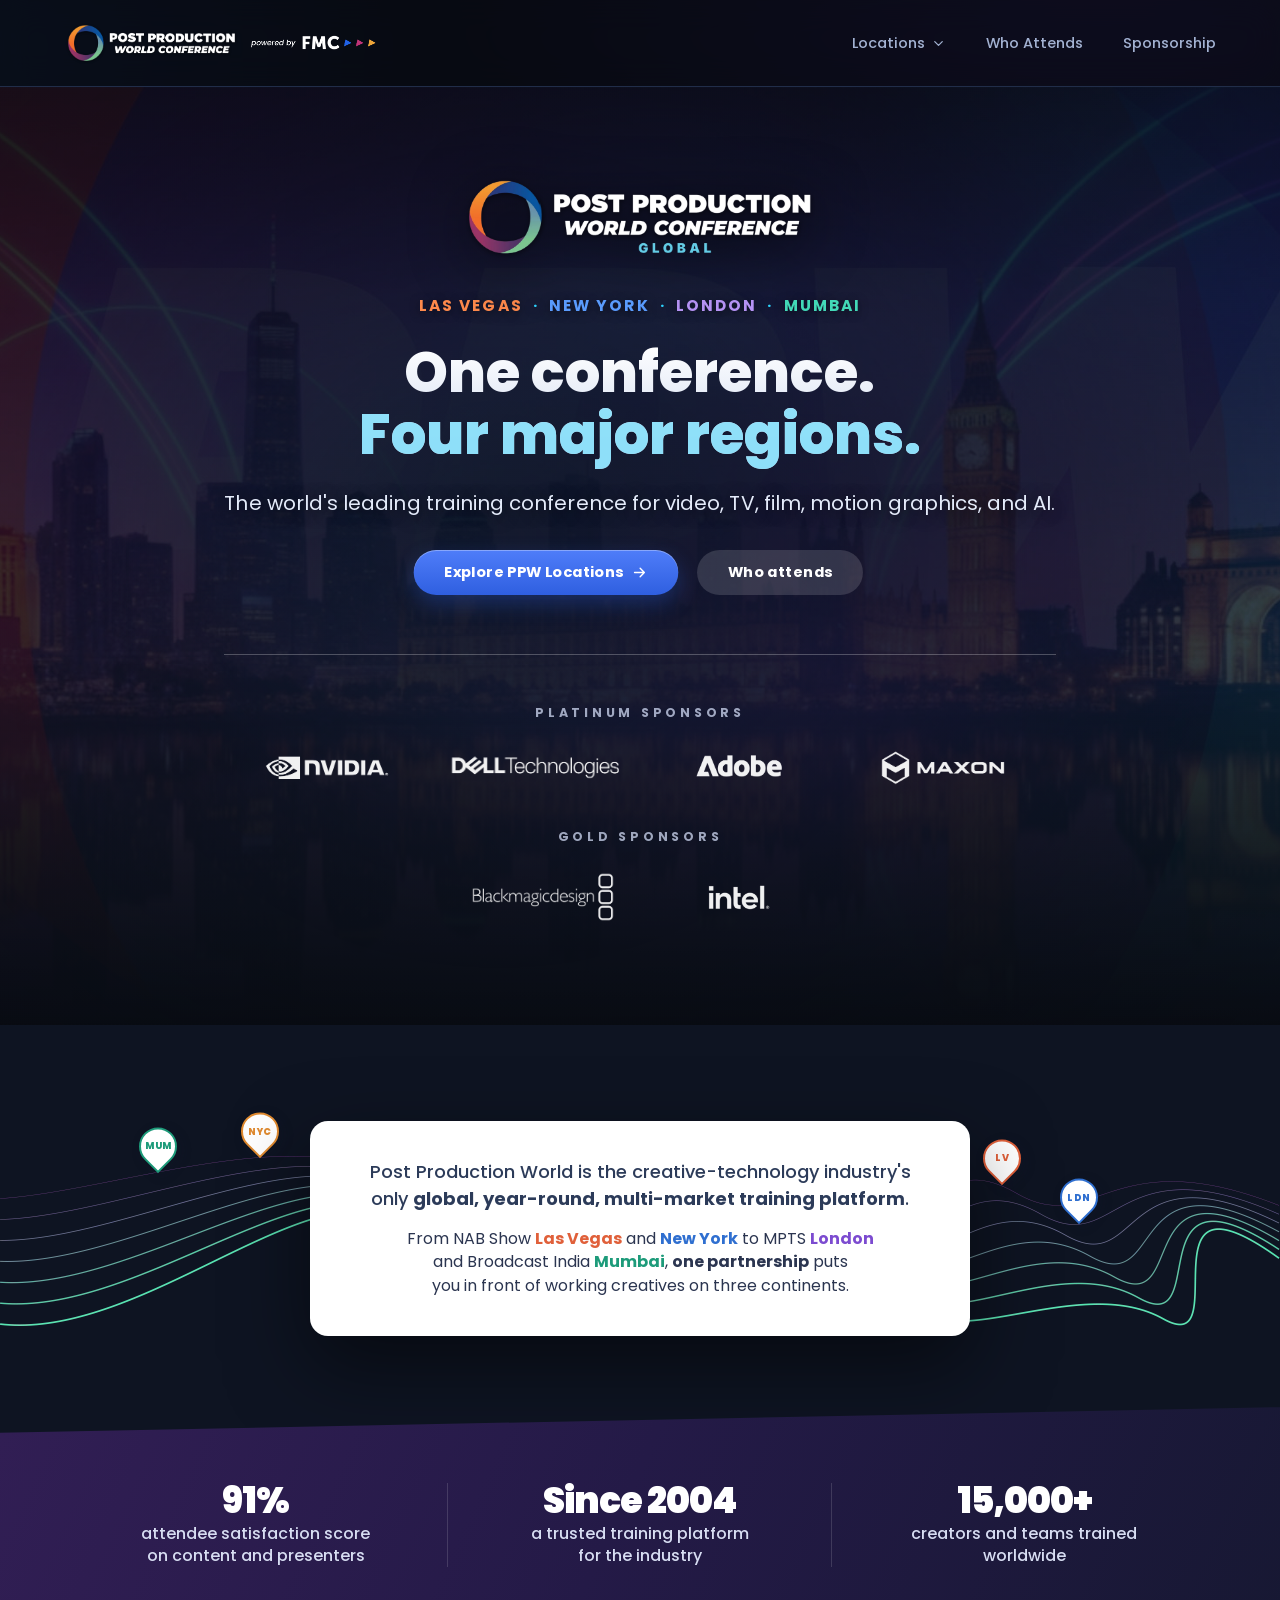
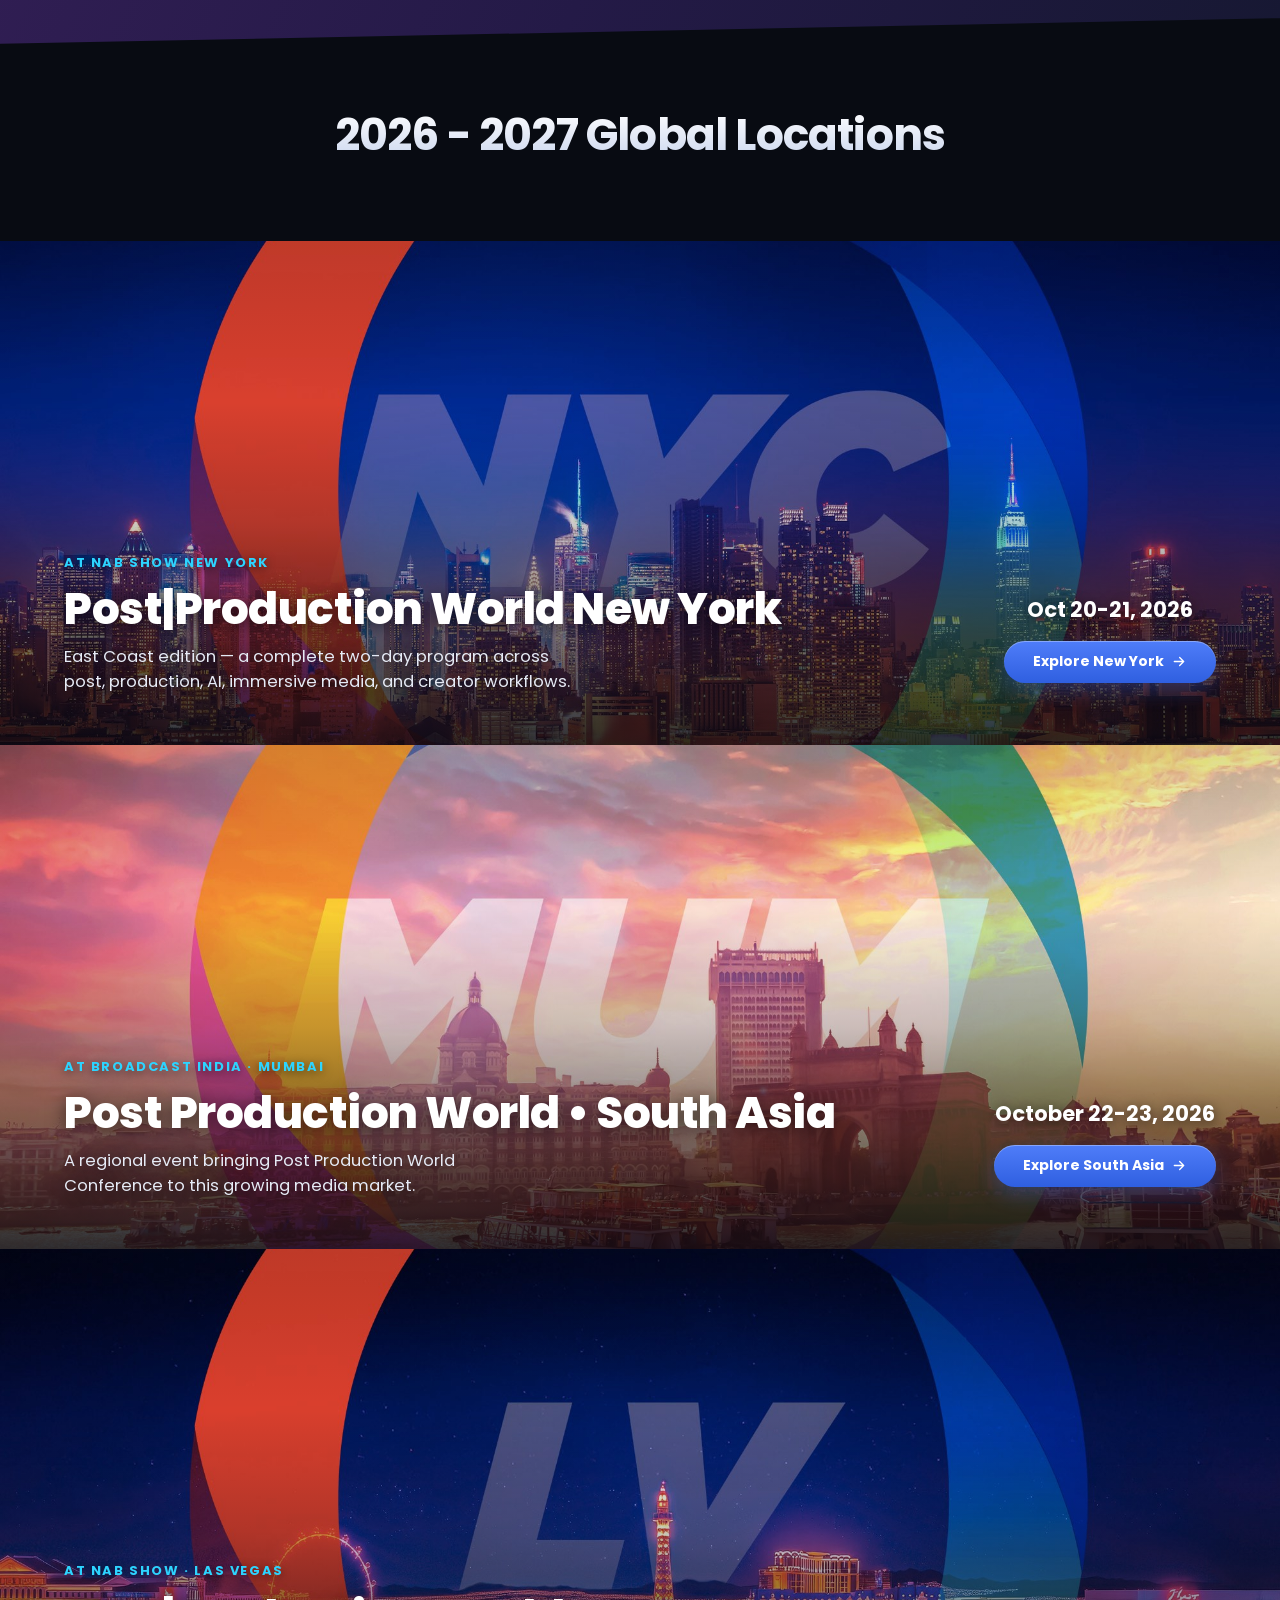
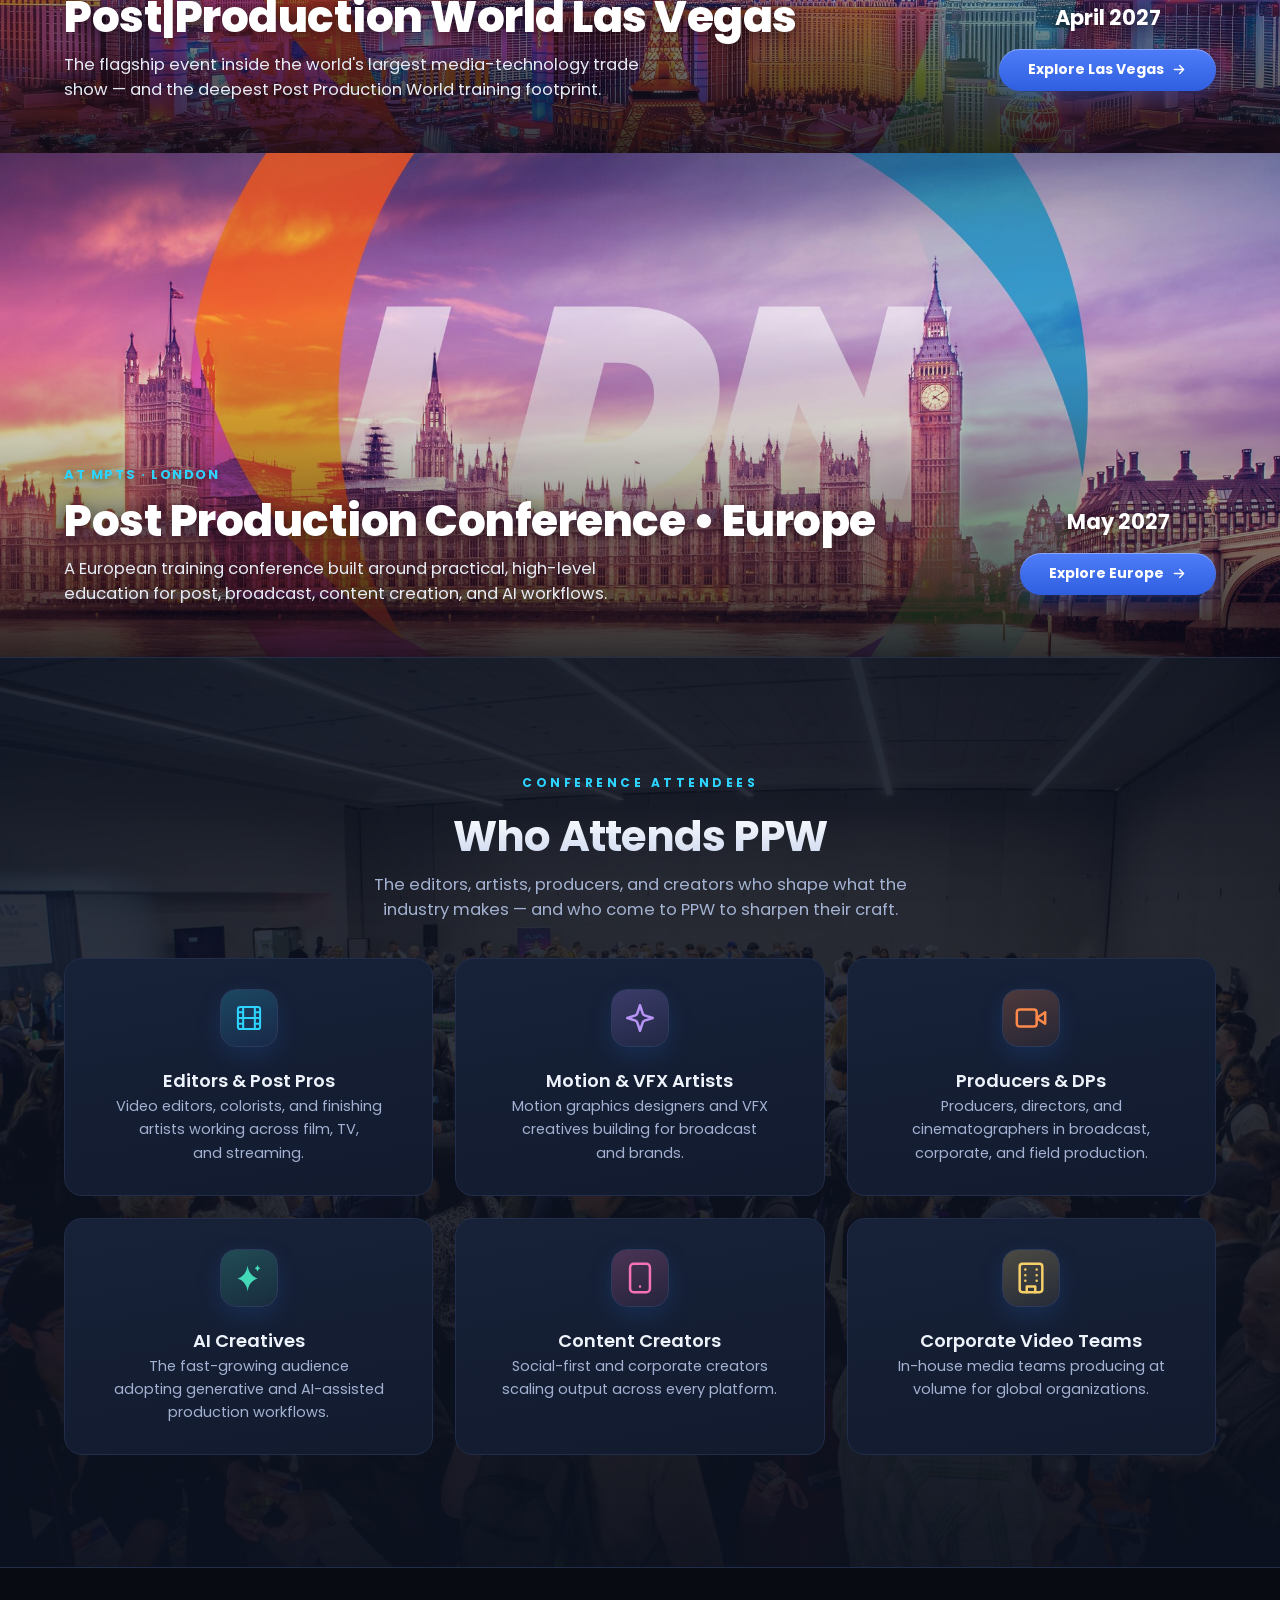
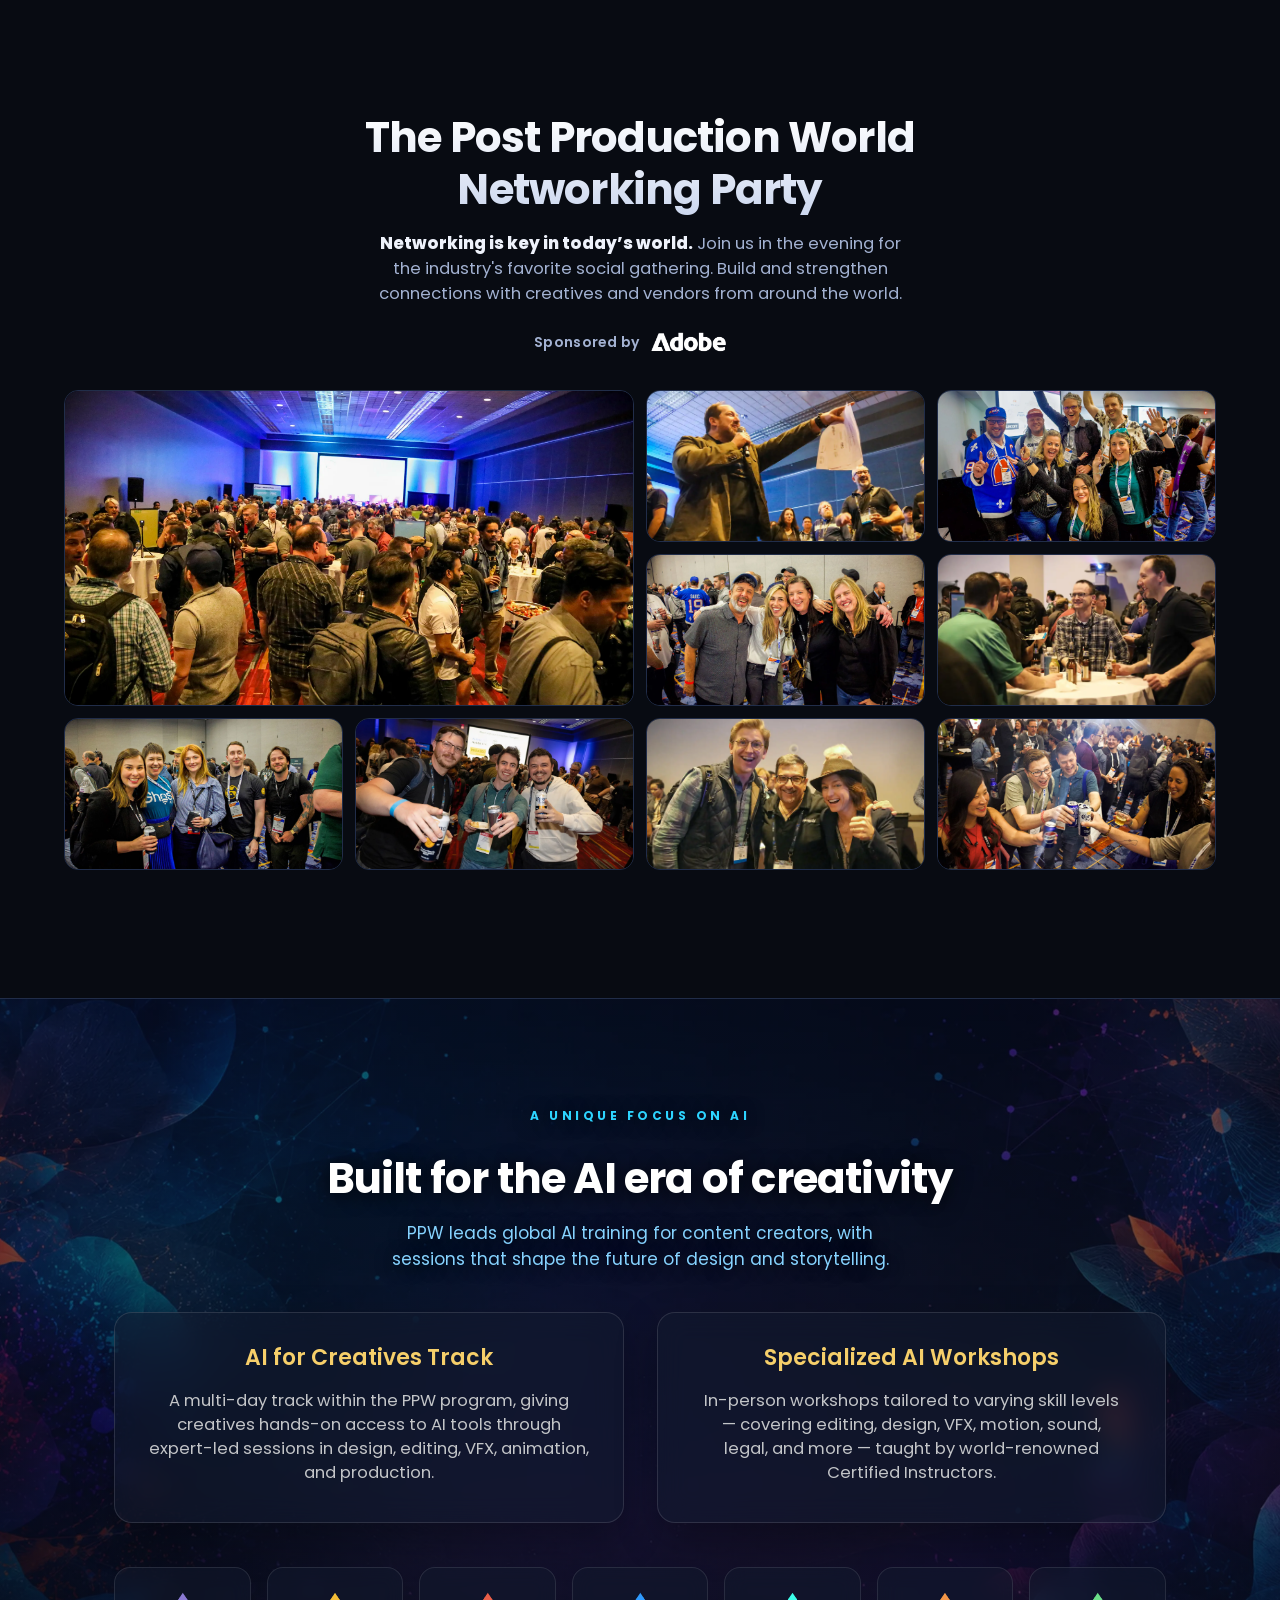
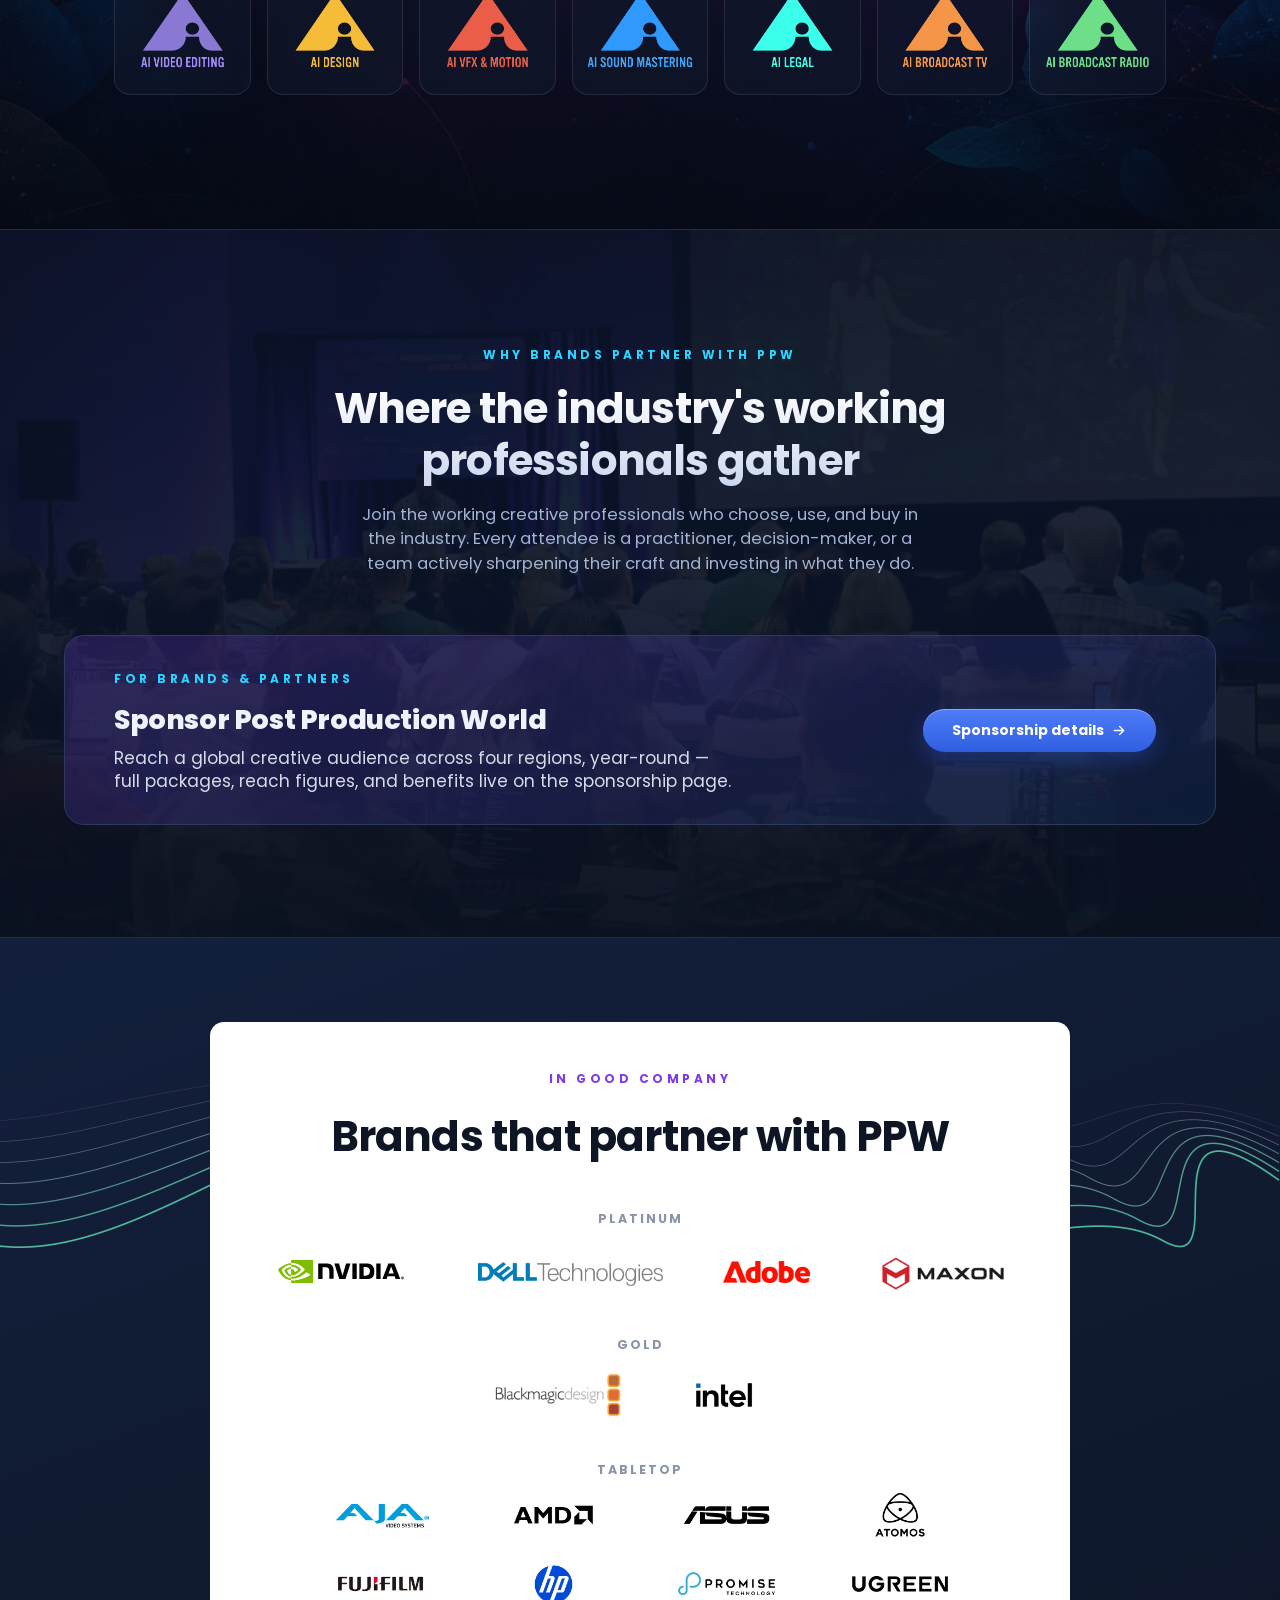
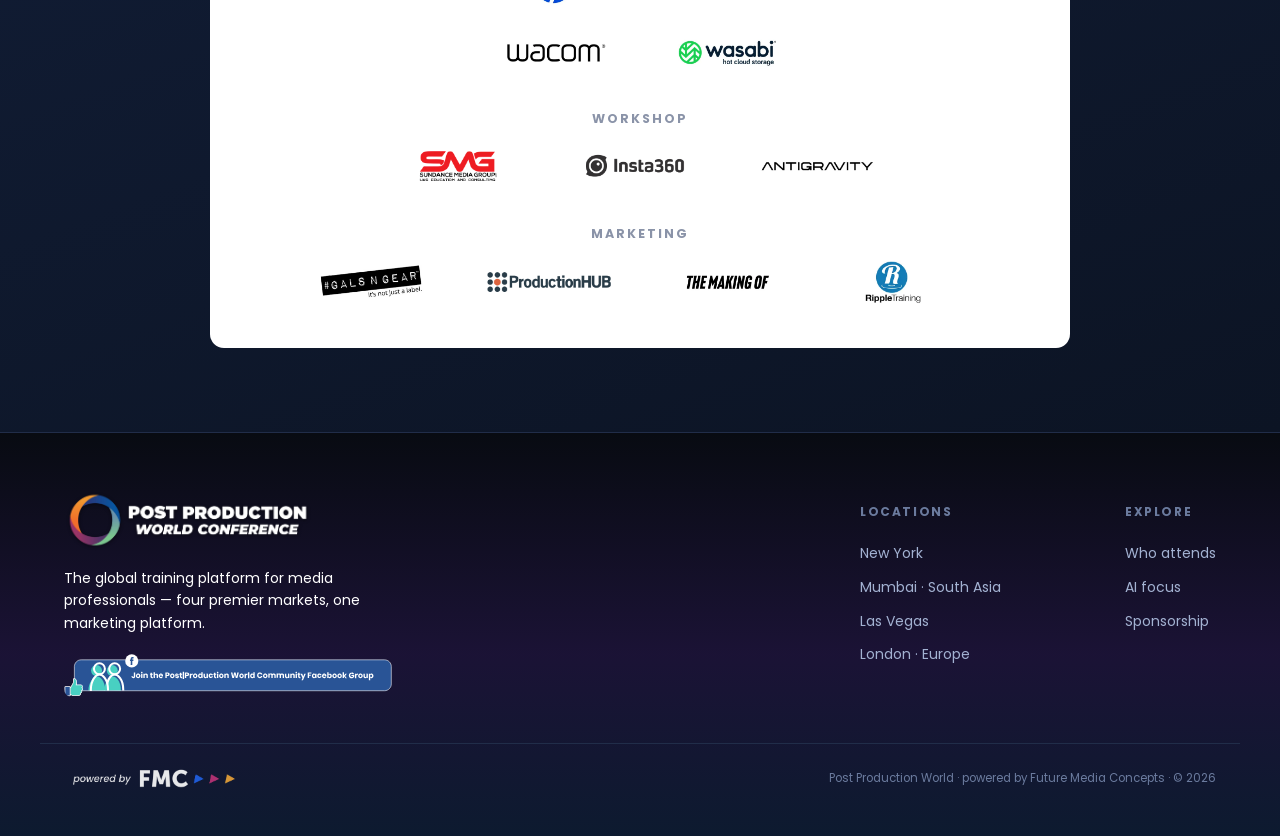
<file: index.html>
<!DOCTYPE html>
<html lang="en">
<head>
<meta charset="UTF-8">
<meta name="viewport" content="width=device-width, initial-scale=1.0, viewport-fit=cover">
<title>Post Production World Conference — The Global Platform for Media Professionals</title>
<link rel="preconnect" href="https://fonts.googleapis.com">
<link rel="preconnect" href="https://fonts.gstatic.com" crossorigin>

<link href="https://fonts.googleapis.com/css2?family=Poppins:wght@400;500;600;700;800;900&display=swap" rel="stylesheet">
<style>
  :root{--bg:#080b12;--bg-2:#0e1422;--panel:#121b2e;--panel-2:#172138;--line:#212d49;--line-2:#2c3a5c;--ink:#eef2fb;--ink-dim:#a3b2d2;--ink-faint:#6b7b9e;--accent:#3b82f6;--accent-2:#2dd4ff;--gold:#f6cf6a;--radius:18px;--maxw:1200px;--shadow:0 24px 60px rgba(0,0,0,.45)}
  *{box-sizing:border-box}
  html{-webkit-text-size-adjust:100%;scroll-behavior:smooth}
  body{margin:0;color:var(--ink);line-height:1.55;-webkit-font-smoothing:antialiased;font-size:16px;font-family:"Poppins",-apple-system,BlinkMacSystemFont,"Segoe UI",Roboto,sans-serif;background:radial-gradient(1100px 720px at 86% -6%, rgba(124,58,237,.24), transparent 60%),
      radial-gradient(1000px 640px at -12% 6%, rgba(45,130,246,.20), transparent 58%),
      radial-gradient(1200px 900px at 50% 112%, rgba(109,40,217,.20), transparent 62%),
      var(--bg);background-attachment:fixed}
  a{color:inherit}
  .wrap{max-width:var(--maxw);margin:0 auto;padding:0 24px}
  h1,h2,h3{font-family:"Poppins",sans-serif;text-wrap:balance;margin:0}
  p,.sec-desc,.hero-sub,.desc{text-wrap:pretty}
  .ic{width:1em;height:1em;display:inline-block;fill:none;stroke:currentColor;stroke-width:2;stroke-linecap:round;stroke-linejoin:round;flex:none}
  .proto-banner{background:linear-gradient(90deg,#19233c,#141d33);border-bottom:1px solid var(--line);font-size:12.5px;color:var(--ink-dim);text-align:center;padding:8px 16px;letter-spacing:.2px}
  .proto-banner b{color:var(--ink)}
  /* ---------- nav ---------- */
  header.nav{position:sticky;top:0;z-index:60;background:rgba(8,11,18,.78);backdrop-filter:blur(16px) saturate(1.2);border-bottom:1px solid var(--line)}
  .nav-inner{display:flex;align-items:center;gap:22px;height:86px}
  .nav-logo{height:46px;width:auto;display:block}
  .nav-links{display:flex;gap:40px;margin-left:auto;align-items:center;font-size:14.5px}
  .nav-links a{text-decoration:none;color:var(--ink-dim);font-weight:500;transition:color .15s}
  .nav-links a:hover{color:var(--ink)}
  .dd{position:relative;display:flex;align-items:center}
  .dd-btn{display:inline-flex;align-items:center;gap:6px;background:none;border:0;color:var(--ink-dim);font:inherit;font-size:14.5px;font-weight:500;cursor:pointer;padding:0}
  .dd-btn .ic{width:15px;height:15px;transition:transform .2s}
  .dd:hover .dd-btn,.dd:focus-within .dd-btn{color:var(--ink)}
  .dd:hover .dd-btn .ic,.dd:focus-within .dd-btn .ic{transform:rotate(180deg)}
  .dd:hover .dd-menu,.dd:focus-within .dd-menu{opacity:1;visibility:visible;transform:translateX(-50%) translateY(0)}
  .dd-menu::before{content:"";position:absolute;top:-18px;left:0;right:0;height:18px}
  .dd-menu a{display:flex;align-items:center;justify-content:space-between;gap:18px;padding:12px 14px;border-radius:11px;text-decoration:none}
  .dd-menu a:hover{background:rgba(255,255,255,.05)}
  .dd-menu .lft{display:flex;align-items:center;gap:11px}
  .dd-menu .ic{width:16px;height:16px;color:var(--accent-2)}
  .dd-menu .d{font-size:12.5px;color:var(--ink-faint);white-space:nowrap}
  .dd-menu .all{justify-content:center;color:var(--accent-2);font-weight:700;font-size:13px;margin-top:2px;border-top:1px solid var(--line);border-radius:0 0 11px 11px}
  .btn:hover{transform:translateY(-1px);box-shadow:0 11px 26px rgba(47,95,224,.42),inset 0 1px 0 rgba(255,255,255,.32)}
  .btn.ghost{background:transparent;box-shadow:none;border-color:var(--line-2);color:var(--ink)}
  .btn.ghost:hover{background:rgba(255,255,255,.05);box-shadow:none}
  .btn.gold{background:linear-gradient(180deg,#4f7df9,#2f5fe0);color:#fff;border-color:transparent;box-shadow:0 8px 20px rgba(47,95,224,.32),inset 0 1px 0 rgba(255,255,255,.32)}
  .btn.gold:hover{box-shadow:0 11px 26px rgba(47,95,224,.42),inset 0 1px 0 rgba(255,255,255,.32)}
  @media(max-width:900px){.nav-links{display:none}}
  /* ---------- hero ---------- */
  .hero{position:relative;overflow:hidden;min-height:90vh;display:flex;align-items:center;padding:89px 0 49px;text-align:center}
  .hero-bg{position:absolute;inset:0;z-index:0;background-size:cover;background-position:center center;opacity:1}
  .hero-scrim{position:absolute;inset:0;z-index:0;background:radial-gradient(110% 144% at 39% 50%,rgba(8,11,18,.62),rgba(8,11,18,.12) 127%),linear-gradient(180deg,rgba(8,11,18,.52) 0%,rgba(8,11,18,.28) 22%,rgba(8,11,18,.3) 60%,rgba(8,11,18,.72) 84%,rgba(8,11,18,.97) 99%,var(--bg))}
  .hero-h1 .hl{color:#bef1ff;-webkit-text-fill-color:#93c7ff}
  .hero-h1 .hl2{color:rgba(135,223,250,.91);-webkit-text-fill-color:rgba(135,223,250,.91)}
  .hero-logo{height:74px;width:auto;margin:26px auto 28px;display:block;filter:drop-shadow(0 8px 30px rgba(0,0,0,.95))}
  .hero .wrap{position:relative;z-index:1}
  .eyebrow{display:inline-flex;align-items:center;gap:10px;font-size:15.5px;letter-spacing:2.1px;text-transform:uppercase;color:var(--accent-2);font-weight:700;margin-bottom:24px;text-shadow:0 2px 10px rgba(0,0,0,.5)}
  .eyebrow .dot{width:7px;height:7px;border-radius:50%;background:var(--accent-2);box-shadow:0 0 16px var(--accent-2)}
  .hero-banner{max-width:880px;width:100%;height:auto;margin:0 auto 30px;display:block;border-radius:20px;border:1px solid rgba(255,255,255,.14);box-shadow:0 40px 100px rgba(0,0,0,.65)}
  /* hero partner strip */
  .partner-tier{text-align:center}
  .partner-tier-label{font-size:12.5px;letter-spacing:.3em;text-transform:uppercase;color:rgba(210,220,245,.74);font-weight:700}
  .partner-grid{display:grid;align-items:center;justify-items:center}
  .partner-grid.platinum{grid-template-columns:repeat(4,minmax(0,1fr));gap:40px 4px;max-width:1040px;margin:8px auto 0}
  .partner-grid.gold{grid-template-columns:repeat(2,minmax(0,1fr));gap:36px 0;max-width:388px;margin:30px auto 0}
  .pslot{width:100%;max-width:230px;height:74px;display:flex;align-items:center;justify-content:center}
  .plogo{display:block;width:auto;height:auto;object-fit:contain;opacity:.94;filter:brightness(1.08);transition:opacity .2s}
  .plogo:hover{opacity:1}
  .logo-nvidia{max-width:153px;max-height:47px}
  .logo-dell{max-width:187px;max-height:61px}
  .logo-adobe{max-width:132px;max-height:49px}
  .logo-maxon{max-width:200px;max-height:47px}
  .logo-blackmagic{max-width:162px;max-height:50px}
  .logo-intel{max-width:118px;max-height:46px}
  @media(max-width:820px){
    .partner-grid.platinum{grid-template-columns:repeat(2,1fr);gap:30px 40px;max-width:440px}
    .partner-grid.gold{grid-template-columns:repeat(2,1fr);gap:30px 46px;max-width:380px}
    .pslot{height:56px;max-width:170px}
    .logo-nvidia{max-width:120px;max-height:34px}
    .logo-dell{max-width:146px;max-height:42px}
    .logo-adobe{max-width:104px;max-height:36px}
    .logo-maxon{max-width:150px;max-height:34px}
    .logo-blackmagic{max-width:132px;max-height:38px}
    .logo-intel{max-width:96px;max-height:34px}
  }
  /* ---------- stat band ---------- */
  .statband{border-top:1px solid var(--line);border-bottom:1px solid var(--line);background:rgba(255,255,255,.015)}
  .stats{display:grid;grid-template-columns:repeat(5,1fr)}
  .stat{padding:30px 16px;text-align:center;border-right:1px solid var(--line)}
  .stat:last-child{border-right:0}
  .stat .n{font-family:"Poppins",sans-serif;font-size:clamp(26px,3.6vw,36px);font-weight:800;letter-spacing:-1px;background:linear-gradient(180deg,#fff,#a3b2d2);-webkit-background-clip:text;background-clip:text;color:transparent}
  .stat .l{font-size:11.5px;color:var(--ink-faint);text-transform:uppercase;letter-spacing:1.4px;margin-top:8px;font-weight:600}
  @media(max-width:820px){.stats{grid-template-columns:repeat(2,1fr)}.stat{border-bottom:1px solid var(--line)}
    .stat:nth-child(odd){border-right:1px solid var(--line)}.stat:nth-child(even){border-right:0}
    .stat:last-child{grid-column:1/-1;border-bottom:0}}
  .sec-head.center{margin-inline:auto;text-align:center}
  .sec-head.center .sec-desc{max-width:600px;margin-inline:auto;text-wrap:balance}
  /* ---------- location cards ---------- */
  .loc-grid{display:grid;grid-template-columns:repeat(2,1fr);gap:20px}
  @media(max-width:780px){.loc-grid{grid-template-columns:1fr}}
  .loc.featured{border-color:rgba(45,212,255,.5);box-shadow:0 0 0 1px rgba(45,212,255,.25),0 24px 60px rgba(45,212,255,.08)}
  .loc .glow{position:absolute;inset:0;opacity:.6;background:radial-gradient(460px 220px at 100% 0,var(--gc,transparent),transparent 70%)}
  .loc .inner{position:relative;display:flex;flex-direction:column;flex:1;padding:26px 30px 30px}
  .loc-hero{height:212px;background-size:cover;background-position:center;position:relative}
  .loc-hero::after{content:"";position:absolute;inset:0;background:linear-gradient(155deg,var(--gc),transparent 52%),linear-gradient(180deg,transparent 58%,rgba(8,11,18,.35) 82%,var(--panel))}
  .loc-head{display:flex;align-items:center;gap:13px;margin-bottom:20px}
  .loc-ht{flex:1;min-width:0}
  .loc-date{flex:none;text-align:right;padding-left:14px;margin-left:6px;border-left:1px solid var(--line-2)}
  .loc-date .dm{display:block;font-family:"Poppins",sans-serif;font-weight:800;font-size:17px;line-height:1.05;letter-spacing:-.3px;white-space:nowrap;color:#fff}
  .loc-date .dy{display:block;font-size:13px;color:var(--ink-dim);margin-top:3px;font-weight:600}
  .loc-ring{width:40px;height:40px;flex:none}
  .loc-name{font-family:"Poppins",sans-serif;font-weight:700;font-size:23px;line-height:1.05;letter-spacing:-.4px}
  .loc-region{font-size:13px;color:var(--ink-dim);font-weight:600;margin-top:4px;letter-spacing:.2px}
  .loc .wm{height:54px;width:auto;max-width:100%;object-fit:contain;object-position:left center;display:block;margin-bottom:22px}
  .loc .meta{display:flex;flex-wrap:wrap;gap:9px 18px;margin-bottom:16px}
  .loc .meta span{display:inline-flex;align-items:center;gap:8px;font-size:13.5px;font-weight:600;color:var(--ink-dim)}
  .loc .meta .ic{width:16px;height:16px;color:var(--accent-2)}
  .loc .desc{color:var(--ink-dim);font-size:14.5px;line-height:1.6;margin:0 0 22px}
  .loc .foot{display:flex;align-items:center;justify-content:space-between;gap:14px;margin-top:auto}
  .loc .go{display:inline-flex;align-items:center;gap:8px;font-weight:700;font-size:14.5px;color:var(--accent-2)}
  .loc .go .ic{width:17px;height:17px;transition:transform .18s}
  .loc:hover .go .ic{transform:translateX(4px)}
  .live-tag{display:inline-flex;align-items:center;gap:8px;font-size:11px;font-weight:800;letter-spacing:.6px;text-transform:uppercase;color:var(--accent-2)}
  .live-tag .pulse{width:8px;height:8px;border-radius:50%;background:var(--accent-2);animation:pulse 1.9s infinite}
  @keyframes pulse{0%{box-shadow:0 0 0 0 rgba(45,212,255,.5)}70%{box-shadow:0 0 0 8px rgba(45,212,255,0)}100%{box-shadow:0 0 0 0 rgba(45,212,255,0)}}
  /* ---------- who attends ---------- */
  .who-grid{display:grid;grid-template-columns:repeat(3,1fr);gap:18px}
  @media(max-width:780px){.who-grid{grid-template-columns:1fr}}
  .who{background:linear-gradient(170deg,var(--panel-2),var(--panel));border:1px solid var(--line);border-radius:18px;padding:30px;transition:border-color .18s,transform .18s;text-align:center;display:flex;flex-direction:column;align-items:center}
  .who:hover{border-color:var(--line-2);transform:translateY(-4px)}
  .who .ibox{width:58px;height:58px;border-radius:16px;display:flex;align-items:center;justify-content:center;background:linear-gradient(160deg,rgba(45,212,255,.22),rgba(59,130,246,.10));border:1px solid var(--line-2);color:var(--accent-2);box-shadow:0 8px 24px rgba(45,130,246,.16)}
  .who:nth-child(2) .ibox{background:linear-gradient(160deg,rgba(167,139,250,.26),rgba(167,139,250,.08));color:#b794f6}
  .who:nth-child(3) .ibox{background:linear-gradient(160deg,rgba(255,138,76,.24),rgba(255,138,76,.07));color:#ff8a4c}
  .who:nth-child(4) .ibox{background:linear-gradient(160deg,rgba(67,217,184,.24),rgba(67,217,184,.07));color:#43d9b8}
  .who:nth-child(5) .ibox{background:linear-gradient(160deg,rgba(244,114,182,.24),rgba(244,114,182,.07));color:#f472b6}
  .who:nth-child(6) .ibox{background:linear-gradient(160deg,rgba(246,207,106,.24),rgba(246,207,106,.07));color:#f6cf6a}
  .who p{margin:0;color:var(--ink-dim);font-size:14.5px;line-height:1.6}
  /* ---------- sponsorship value prop ---------- */
  .spon-wrap{background:linear-gradient(160deg,rgba(59,130,246,.12),rgba(45,212,255,.04));border:1px solid var(--line-2);border-radius:26px;padding:48px}
  @media(max-width:600px){.spon-wrap{padding:30px}}
  .spon-grid{display:grid;grid-template-columns:1.1fr .9fr;gap:40px;align-items:center}
  @media(max-width:860px){.spon-grid{grid-template-columns:1fr;gap:28px}}
  .spon-points{list-style:none;padding:0;margin:22px 0 0}
  .spon-points li{display:flex;gap:13px;padding:11px 0;font-size:15px;color:var(--ink-dim);line-height:1.5;border-bottom:1px solid rgba(255,255,255,.07)}
  .spon-points li b{color:#fff}
  .spon-points .ck{flex:none;width:22px;height:22px;border-radius:50%;background:rgba(45,212,255,.16);color:var(--accent-2);display:flex;align-items:center;justify-content:center;margin-top:1px}
  .spon-points .ck .ic{width:13px;height:13px}
  .tiers{display:flex;flex-direction:column;gap:13px}
  .tier-row{display:flex;align-items:center;justify-content:space-between;gap:14px;background:var(--panel);border:1px solid var(--line);border-radius:14px;padding:18px 20px}
  .tier-row .tn{font-family:"Poppins",sans-serif;font-weight:700;font-size:16px}
  .tier-row .tt{font-size:12.5px;color:var(--ink-faint);margin-top:3px}
  .tier-row.plat{border-color:rgba(246,207,106,.45);background:linear-gradient(160deg,rgba(246,207,106,.10),transparent)}
  .tier-row.plat .tn{color:var(--gold)}
  .dot-tier{width:11px;height:11px;border-radius:50%;flex:none}
  /* ---------- sponsor wall ---------- */
  .tier-label{text-align:center;font-size:12.5px;letter-spacing:2px;text-transform:uppercase;color:#9099ac;font-weight:700;margin:42px 0 24px}
  .wall{display:flex;flex-wrap:wrap;align-items:center;justify-content:center;gap:30px 56px;margin-inline:auto}
  .wall.table{max-width:980px}
  .wall.workshop{max-width:600px}
  .wall.marketing{max-width:840px}
  .tile{background:none;border:0;box-shadow:none;padding:0;display:flex;align-items:center;justify-content:center}
  /*LOWER-CHIP*/
  .wall.table .tile,.wall.workshop .tile,.wall.marketing .tile{background:#fff;border-radius:12px;padding:0 22px;height:62px;box-shadow:0 8px 22px rgba(0,0,0,.28)}
  .tile img{filter:none;opacity:1;width:auto;object-fit:contain}
  @media(max-width:760px){.wall{gap:24px 38px}.wall .tile img{height:30px!important;max-width:130px}}
  /* ---------- cta strip ---------- */
  .cta-strip{position:relative;overflow:hidden;text-align:center;background:linear-gradient(160deg,var(--panel),var(--bg-2));border:1px solid var(--line-2);border-radius:26px;padding:60px 30px}
  .cta-strip .glow{position:absolute;inset:0;background:radial-gradient(600px 240px at 50% 0,rgba(45,212,255,.14),transparent 70%)}
  .cta-strip h2{position:relative;font-size:clamp(28px,4vw,40px);font-weight:800;letter-spacing:-.6px;margin-bottom:14px}
  .cta-strip p{position:relative;color:var(--ink-dim);max-width:560px;margin:0 auto 30px;font-size:16.5px}
  .cta-strip .hero-cta{position:relative}
  /* AI focus */
  #ai::after{content:"";position:absolute;inset:0;z-index:0;background:linear-gradient(180deg,rgba(8,11,18,.5),rgba(8,11,18,.72))}
  #ai .wrap{position:relative;z-index:1}
  .ai-wrap{position:relative;border:1px solid rgba(255,255,255,.1);border-radius:26px;padding:50px;background:rgba(10,14,24,.32);backdrop-filter:blur(3px)}
  #ai .sec-desc{color:#86d3ff;font-size:17px;line-height:21px}
  .ai-wrap>*{position:relative;z-index:1}
  /* networking collage */
  .collage{display:grid;grid-template-columns:repeat(4,1fr);grid-auto-rows:152px;gap:12px}
  .collage a{overflow:hidden;border-radius:14px;border:1px solid var(--line);display:block}
  .collage img{width:100%;height:100%;object-fit:cover;display:block;transition:transform .35s}
  .collage a:hover img{transform:scale(1.05)}
  .collage .big{grid-column:span 2;grid-row:span 2}
  @media(max-width:700px){.collage{grid-template-columns:repeat(2,1fr);grid-auto-rows:128px}.collage .big{grid-column:span 2;grid-row:span 2}}
  @media(max-width:600px){.ai-wrap{padding:30px}}
  .ai-cards{display:grid;grid-template-columns:1fr 1fr;gap:33px;margin-top:40px}
  @media(max-width:760px){.ai-cards{grid-template-columns:1fr}}
  .ai-card h3{font-size:22px;margin:0 0 14px;font-weight:600;color:#f6cf6a}
  .ai-card p{margin:0;color:#c3c5c8;font-size:16.5px;line-height:1.45}
  .ai-badge svg{width:50px;height:50px}
  .ai-badge .bl{font-size:13px;font-weight:700;letter-spacing:.2px;color:var(--ink);line-height:1.25}
  .ai-badge .bc{font-size:9.5px;letter-spacing:2px;text-transform:uppercase;color:var(--ink-dim);font-weight:600}
  .foot-logo{height:30px;margin:0 auto 18px;display:block;opacity:.92}
  /* ===== premium pass ===== */
  section.block>.wrap{position:relative;z-index:1}
  .loc{position:relative;background:radial-gradient(135% 60% at 50% 0,var(--gc),transparent 56%),linear-gradient(170deg,var(--panel),var(--bg-2));border:1px solid var(--line);border-radius:var(--radius);padding:0;overflow:hidden;text-decoration:none;display:flex;flex-direction:column;transition:transform .2s,border-color .2s,box-shadow .25s}
  .loc:hover{border-color:var(--line-2);transform:translateY(-4px);box-shadow:0 24px 60px rgba(0,0,0,.45),0 0 0 1px rgba(124,58,237,.28),0 18px 50px rgba(124,58,237,.2)}
  .who,.fcard{transition:transform .2s,border-color .2s,box-shadow .25s}
  .who:hover,.fcard:hover{box-shadow:0 22px 50px rgba(0,0,0,.4),0 0 40px rgba(99,102,241,.13)}
  .reveal{opacity:0;transform:translateY(24px);transition:opacity .8s cubic-bezier(.2,.7,.2,1),transform .8s cubic-bezier(.2,.7,.2,1)}
  .reveal.in{opacity:1;transform:none}
  .review-strip{background:rgba(245,196,81,.1);border-bottom:1px solid rgba(245,196,81,.34);color:#f3cd72;font-size:12px;text-align:center;padding:7px 16px;letter-spacing:.2px}
  .review-strip b{color:#ffe6a6}
  .review-flag{max-width:var(--maxw);margin:18px auto 0;padding:10px 16px;font-size:12.5px;line-height:1.5;color:#f3cd72;background:rgba(245,196,81,.07);border:1px dashed rgba(245,196,81,.4);border-radius:10px}
  .review-flag b{color:#ffe6a6}
  .spon-bridge{display:flex;align-items:center;justify-content:space-between;gap:28px;flex-wrap:wrap;background:linear-gradient(160deg,rgba(124,58,237,.22),rgba(45,130,246,.10));border:1px solid var(--line-2);border-radius:20px;padding:30px 49px}
  .spon-bridge .sb-h{font-family:"Poppins",sans-serif;font-size:27px;font-weight:800;margin:8px 0 6px;letter-spacing:-.4px}
  @media(max-width:700px){.spon-bridge{padding:26px 24px}}
  footer{text-align:center;position:relative;overflow:hidden;border-top:1px solid var(--line);padding:0;margin-top:0}
  .foot-glow{position:absolute;inset:0;background:linear-gradient(180deg,transparent,rgba(124,58,237,.16) 55%,rgba(45,130,246,.13));pointer-events:none}
  .foot-inner{position:relative;display:grid;grid-template-columns:1fr auto auto;gap:95px;padding:53px 24px 38px;text-align:left}
  .foot-inner > .foot-col:nth-child(2){padding-right:11px}
  .foot-ppw{height:68px;width:auto;margin-bottom:13px;display:block}
  .foot-brand p{color:#ffffff;font-size:14px;line-height:1.6;max-width:330px;margin:0 0 20px}
  .fb-btn{display:inline-flex;align-items:center;gap:10px;background:#1877f2;color:#fff;text-decoration:none;font-weight:700;font-size:14px;padding:11px 18px;border-radius:12px;box-shadow:0 10px 26px rgba(24,119,242,.4);transition:transform .15s}
  .fb-btn:hover{transform:translateY(-1px)}
  .fb-btn svg{width:18px;height:18px;fill:#fff}
  .foot-col h4{font-size:12px;letter-spacing:1.6px;text-transform:uppercase;color:var(--ink-faint);margin:17px 0 16px;font-weight:700}
  .foot-col a{display:block;color:var(--ink-dim);text-decoration:none;font-size:14px;padding:6px 0}
  .foot-col a:hover{color:var(--ink)}
  .foot-bottom{position:relative;display:flex;align-items:center;justify-content:space-between;gap:18px;flex-wrap:wrap;border-top:1px solid var(--line);padding:22px 24px 44px}
  .foot-fmc{height:26px;width:auto;opacity:.9;padding-left:9px}
  footer .small{color:var(--ink-faint);font-size:12.5px;line-height:1.5}
  @media(max-width:760px){.foot-inner{grid-template-columns:1fr 1fr;gap:30px;padding:46px 22px 30px}.foot-brand{grid-column:1/-1}}
  /* comparison labels */
  .cmp-label{max-width:var(--maxw);margin:0 auto;padding:0 24px;text-align:center}
  .cmp-label .tag{display:inline-block;font-size:10.5px;letter-spacing:2px;text-transform:uppercase;color:#06222a;background:var(--accent-2);padding:5px 12px;border-radius:999px;font-weight:800}
  .cmp-label .lbl{display:block;margin-top:10px;color:var(--ink-faint);font-size:12.5px;letter-spacing:1.4px;text-transform:uppercase;font-weight:700}
  /* editions B */
  .editions-b{position:relative;overflow:hidden}
  .editions-b .edb-bg{position:absolute;inset:0;background:url(ppw-assets/global-map.webp) center/cover;opacity:.1;z-index:0}
  .editions-b::after{content:"";position:absolute;inset:0;background:radial-gradient(1100px 520px at 50% 24%,rgba(124,58,237,.14),transparent 72%);z-index:1;pointer-events:none}
  .wave-top{position:absolute;top:-1px;left:0;width:100%;line-height:0;z-index:3}
  .wave-top svg{width:100%;height:56px;display:block}
  .edb-grid{display:grid;grid-template-columns:1fr 1fr;gap:22px;margin-top:8px}
  @media(max-width:780px){.edb-grid{grid-template-columns:1fr}}
  .edb-card{position:relative;display:block;border-radius:20px;overflow:hidden;border:1px solid var(--line);border-top:3px solid var(--rc);text-decoration:none;background:var(--panel);transition:transform .2s,border-color .2s,box-shadow .25s}
  .edb-card:hover{transform:translateY(-4px);box-shadow:0 26px 60px rgba(0,0,0,.4)}
  .edb-img{height:236px;background-size:cover;background-position:center 36%;position:relative}
  .edb-img::after{content:"";position:absolute;inset:0;background:linear-gradient(180deg,transparent 42%,rgba(8,11,18,.5) 76%,var(--panel))}
  .edb-body{position:relative;padding:0 26px 26px;margin-top:-44px;z-index:1}
  .edb-name{font-family:"Poppins",sans-serif;font-size:24px;font-weight:800;color:var(--rc);letter-spacing:-.4px}
  .edb-meta{color:var(--accent-2);font-size:13px;font-weight:600;margin-top:7px;letter-spacing:.2px}
  .edb-copy{color:var(--ink-dim);font-size:14.5px;line-height:1.55;margin:12px 0 0;max-width:46ch}
  .edb-go{display:inline-flex;align-items:center;gap:8px;color:#fff;font-weight:700;font-size:14px;margin-top:18px}
  .edb-go .ic{width:16px;height:16px}
  /* light relief section */
  .light-sec{background:#f5f7fb;border-top:1px solid #e4e8f0;border-bottom:1px solid #e4e8f0}
  .light-sec .sec-kicker{color:#7c3aed}
  .light-sec .sec-title{color:#0f1830;-webkit-text-fill-color:#0f1830}
  .light-sec .sec-desc{color:#4a5570}
  .light-sec .who{background:#fff;border-color:#e6e9f1;box-shadow:0 10px 30px rgba(20,30,60,.06)}
  .light-sec .who h4{color:#0f1830}
  .light-sec .who p{color:#4a5570}
  .light-sec .who .ibox{background:linear-gradient(160deg,#efe9ff,#e6f0ff);border-color:#e0e4ef;color:#6d40e0}
  .nav-brand{display:flex;align-items:center;gap:12px;text-decoration:none}
  .nb-ppw{height:48px;width:auto;display:block}
  .nb-by{font-size:9.5px;letter-spacing:1px;text-transform:uppercase;color:var(--ink-dim);font-weight:600;white-space:nowrap}
  .nb-fmc{height:20px;width:auto;display:block}
  @media(max-width:600px){.nb-by{display:none}.nb-ppw{height:40px}.nb-fmc{height:17px}}
  .fb-link{display:inline-block}
  .fb-link img{width:328px;max-width:100%;height:auto;display:block;border-radius:8px}
  .spon-bridge .sb-text{flex:1 1 440px;max-width:660px}
  .spon-bridge p{margin:0;color:#d5dce9;font-size:17px;line-height:1.4;text-wrap:pretty}
  .upcoming{position:relative;overflow:hidden}
  .up-bg{position:absolute;inset:0;z-index:0;background:linear-gradient(180deg,#251b50,#191540)}
  .up-bg::after{content:"";position:absolute;inset:0;background:url(ppw-assets/global-map.webp) center/cover;opacity:.18}
  .up-title{position:relative;z-index:1;text-align:center;font-size:clamp(22px,3vw,30px);font-weight:700;color:#fff;margin-bottom:34px}
  .ucard-grid{position:relative;z-index:1;display:grid;grid-template-columns:1fr 1fr;gap:22px;max-width:860px;margin:0 auto}
  @media(max-width:700px){.ucard-grid{grid-template-columns:1fr;max-width:420px}}
  .ucard{position:relative;display:block;aspect-ratio:1/.88;border-radius:8px;overflow:hidden;text-decoration:none;border:1px solid rgba(255,255,255,.14);transition:transform .2s}
  .ucard:hover{transform:translateY(-3px)}
  .ucard-img{position:absolute;inset:0;background-size:cover;background-position:center}
  .ucard::after{content:"";position:absolute;inset:0;background:linear-gradient(180deg,rgba(10,8,26,.5),rgba(10,8,26,.15) 45%,rgba(10,8,26,.55))}
  .ucard-body{position:absolute;inset:0;z-index:1;display:flex;flex-direction:column;align-items:center;gap:14px;padding:26px 20px}
  .ucard-wm{width:86%;max-width:310px;height:auto;filter:drop-shadow(0 4px 14px rgba(0,0,0,.5))}
  .ucard-host{height:44px;width:auto;max-width:62%;object-fit:contain;margin-top:4px;filter:drop-shadow(0 4px 14px rgba(0,0,0,.5))}
  .ucard-btn{margin-top:auto;background:#16526e;color:#fff;font-weight:700;font-size:13px;padding:9px 20px;border-radius:5px}
  /* proof band */
  .proof-band{position:relative;background:linear-gradient(115deg,#311e54 0%,#241a47 48%,#171833 100%);padding:62px 0;clip-path:polygon(0 24px,100% 0,100% 100%,0 calc(100% - 24px));margin-top:-1px}
  .proof-grid{display:grid;grid-template-columns:repeat(3,1fr);gap:0;align-items:stretch}
  .proof .pn{font-family:"Poppins",sans-serif;font-weight:900;color:#fff;font-size:clamp(26px,2.8vw,40px);line-height:1;letter-spacing:-1px;text-wrap:balance}
  @media(max-width:780px){.proof-band{clip-path:polygon(0 14px,100% 0,100% 100%,0 calc(100% - 14px));padding:56px 0}.proof-grid{grid-template-columns:1fr;gap:30px}}
  /* hero partners uniform + inline */
  .city-sec{display:block;position:relative;height:clamp(420px,56vh,600px);overflow:hidden;text-decoration:none;border-top:1px solid transparent;background-image:linear-gradient(90deg,transparent,rgba(120,190,255,.85),rgba(160,120,255,.85),transparent);background-size:100% 1px;background-repeat:no-repeat;background-position:top}
  .city-img{position:absolute;inset:0;background-size:cover;background-position:center;transition:transform .7s ease}
  .city-sec:hover .city-img{transform:scale(1.045)}
  .city-img::after{content:"";position:absolute;inset:0;background:linear-gradient(180deg,rgba(8,8,18,.12),transparent 32%,rgba(8,8,18,.2) 56%,rgba(8,8,18,.84))}
  .city-info{position:absolute;left:0;right:0;bottom:0;z-index:1;padding:0 0 clamp(28px,4vw,50px)}
  .city-row{display:flex;align-items:flex-end;justify-content:space-between;gap:28px}
  .city-ev{font-size:13px;letter-spacing:1.6px;text-transform:uppercase;color:var(--accent-2);font-weight:700;margin-bottom:1px;text-shadow:0 2px 10px rgba(0,0,0,.6)}
  .city-h{font-family:"Poppins",sans-serif;font-size:clamp(28px,3.6vw,44px);color:#fff;font-weight:800;margin:0 0 1px;letter-spacing:-.5px;text-shadow:0 3px 18px rgba(0,0,0,.6)}
  .city-cta{text-align:right;flex:none}
  @media(max-width:780px){.city-sec{height:clamp(360px,62vh,520px)}.city-row{flex-direction:column;align-items:flex-start;gap:16px}.city-cta{text-align:left}}
  /* premium spacing pass */
  section.block{border-top:1px solid var(--line);position:relative;padding:112px 0}
  .light-sec,#ai{padding:54px 0 84px}
  .sec-head{max-width:740px;margin-bottom:58px}
  #networking .sec-head{margin-bottom:32px}
  #attendees .sec-head{margin-bottom:36px}
  .sec-kicker{font-size:12px;letter-spacing:3.5px;text-transform:uppercase;color:var(--accent-2);font-weight:700;display:inline-block;margin-bottom:0px}
  #ai .sec-kicker{margin-bottom:11px}
  .sec-title{font-size:clamp(28px,4vw,42px);font-weight:700;letter-spacing:-.8px;line-height:1.24;padding-bottom:.14em;background:linear-gradient(180deg,#fff,#c9d5ee);-webkit-background-clip:text;background-clip:text;color:transparent;margin-top:16px}
  .city-sec{border-top:0}
  #locations{padding:97px 0 0;min-height:auto}
  #locations .sec-title{font-size:44px}
  #networking{padding:128px 0 128px}
  .cards3,.who-grid{gap:22px}
  .hero-brand{display:flex;flex-direction:column;align-items:center;gap:12px;margin:0 auto 33px}
  .hero-og{height:85px;width:auto;filter:drop-shadow(0 8px 28px rgba(0,0,0,.85))}
  .hero-ring{width:66px;height:66px;filter:drop-shadow(0 8px 26px rgba(0,0,0,.75))}
  .hb-main{font-family:"Poppins",sans-serif;font-weight:800;font-size:clamp(28px,3.3vw,42px);color:#fff;letter-spacing:-.5px;line-height:1;text-shadow:0 3px 18px rgba(0,0,0,.6)}
  .hb-tag{font-size:14px;letter-spacing:5px;text-transform:uppercase;color:var(--accent-2);font-weight:700}
  #locations .sec-title,#attendees .sec-title{padding-bottom:0}
  .spon-bridge p,.spon-bridge .sb-text p{text-wrap:balance;max-width:640px}
  /* white sponsor wall */
  .sponsors-light .sec-kicker{color:#7c3aed!important}
  .sponsors-light .sec-title{color:#0e1626!important;-webkit-text-fill-color:#0e1626!important;background:none!important;margin-top:20px}
  @media(max-width:760px){.wall .tile img{height:34px!important;max-width:130px!important}}
  /* AI badges: one line + glass card */
  .ai-badges{display:flex;justify-content:center;margin-top:44px;flex-wrap:nowrap!important;gap:14px!important;max-width:1120px;margin-inline:auto}
  .ai-badge-img{display:block;width:auto!important;height:clamp(64px,7.2vw,88px);max-width:100%;object-fit:contain}
  @media(max-width:820px){.ai-badges{flex-wrap:wrap!important}.ai-badge-img{width:86px!important}}
  .ai-badges{display:grid!important;grid-template-columns:repeat(7,1fr)!important;gap:16px!important;align-items:center;justify-items:center;max-width:1140px;margin-inline:auto}
  @media(max-width:820px){.ai-badges{grid-template-columns:repeat(4,1fr)!important;gap:14px!important}}
  /* AI face bg full-bleed + more visible */
  /* text up 1px, arrow unchanged */
  .ai-badges{display:grid!important;grid-template-columns:repeat(7,1fr)!important;gap:16px!important;justify-items:stretch!important;max-width:1140px;margin-inline:auto}
  .ai-badge{display:flex;align-items:center;justify-content:center;background:rgba(18,27,47,.5);backdrop-filter:blur(10px);border:1px solid rgba(255,255,255,.1);border-radius:16px;padding:18px 14px 20px;width:100%!important}
  .ai-wrap .sec-title,.ai-wrap .sec-kicker,.ai-wrap .sec-desc{text-shadow:0 2px 18px rgba(0,0,0,.8)}
  @media(max-width:820px){.ai-badges{grid-template-columns:repeat(4,1fr)!important}}
  /* proof band: clean diagonal (no bg peep), centered middle stat */
  .proof-band::before{content:"";position:absolute;left:0;right:0;top:-36px;bottom:-36px;background:linear-gradient(115deg,#311e54 0%,#241a47 48%,#171833 100%);transform:skewY(-1.15deg);z-index:-1}
  .proof-band .wrap{position:relative;z-index:1}
  .proof-grid{grid-template-columns:repeat(3,1fr)!important;align-items:start}
  @media(max-width:780px){.proof-grid{grid-template-columns:1fr!important;gap:30px}}
  .proof{padding:0 clamp(20px,3vw,46px)!important;text-align:center!important}
  .proof:first-child{padding-left:clamp(20px,3vw,46px)!important}
  .proof:not(:last-child){border-right:1px solid rgba(255,255,255,.14)!important}
  .proof .prow{display:flex;gap:15px;margin-top:4px;justify-content:center!important}
  .proof .pc{margin:0;color:#d7ddf2;font-size:clamp(14.5px,1.25vw,17px);line-height:1.4;max-width:23ch;font-weight:500;margin-left:auto;margin-right:auto}
  /* more space below Locations heading */
  #locations .sec-head{margin-bottom:78px!important}
  /* city date centered over its CTA button */
  .city-cta{text-align:center!important;display:flex;flex-direction:column;align-items:center}
  .city-date{color:#fff;font-weight:700;font-size:21px;margin-bottom:14px;white-space:nowrap;text-shadow:0 2px 12px rgba(0,0,0,.6);text-align:center}
  /* sponsor wall: pure white, no boxes, bigger logos, dark-mode safe */
  .wall{gap:17px 60px!important}
  .wall.plat{max-width:1040px!important}
  .wall.gold{max-width:470px!important}
  .wall .tile{background:none!important;box-shadow:none!important;padding:0!important;height:auto!important;border-radius:0!important}
  .wall.gold .tile img{filter:none!important;height:60px!important;max-width:250px!important}
  .wall.table .tile img{filter:none!important;height:52px!important;max-width:200px!important}
  .wall.workshop .tile img{filter:none!important;height:56px!important;max-width:210px!important}
  .wall.marketing .tile img{filter:none!important;height:50px!important;max-width:200px!important}
  @media(max-width:760px){.wall{gap:28px 40px!important}.wall .tile img{height:40px!important;max-width:150px!important}}
  .pslot .logo-adobe{transform:translate(-5px,-1px)!important}
  .pslot .logo-maxon{transform:translateX(-10px)!important}
  .proof .bar{flex:none;width:4px;border-radius:3px;align-self:stretch;display:none!important}
  #heroCta .btn{transform:scale(1.05);transform-origin:center}
  .btn{display:inline-flex;align-items:center;gap:7px;background:linear-gradient(180deg,#4f7df9,#2f5fe0);color:#fff;text-decoration:none;font-weight:700;font-size:14px;padding:14px 29px;border-radius:999px;box-shadow:0 8px 20px rgba(47,95,224,.32),inset 0 1px 0 rgba(255,255,255,.32);white-space:nowrap;transition:transform .15s,box-shadow .15s;line-height:1;padding-top:14px!important;padding-bottom:13px!important}
  header.nav .btn{padding:10px 18px;font-size:13.5px;margin-left:10px;padding-top:10px!important;padding-bottom:10px!important}
  .btn .ic{width:16px;height:16px;transform:translateY(-0.5px)!important}
  /* ===== batch: hero / buttons / stats / who / AI / sponsor sizing ===== */
  /* hero: more space below gold partners + slightly stronger divider bar */
  .gold-tier{margin-top:23px;margin-bottom:42px!important}
  .partners{max-width:1060px;margin:60px auto 0;padding-top:48px;border-top:1px solid rgba(255,255,255,.12);border-top-color:rgba(255,255,255,.25)!important}
  /* stats: reduce top/bottom padding ~30% (96 -> 67) */
  .proof-band{clip-path:none!important;background:transparent!important;position:relative;z-index:2;margin:0!important;overflow:visible;padding:27px 0!important}
  /* who attends: icons +20% except Editors & Post Pros; tighter title/body */
  .who .ibox .ic{stroke-width:1.75;width:34px!important;height:34px!important}
  .who:nth-child(1) .ibox .ic{width:28px!important;height:28px!important}
  .who h4{font-family:"Poppins",sans-serif;font-size:18px;font-weight:600;margin:20px 0 0!important}
  /* AI: bright-white heading + full-bleed image covering entire section */
  .ai-wrap .sec-title{color:#fff!important;-webkit-text-fill-color:#fff!important;background:none!important;text-shadow:0 2px 20px rgba(0,0,0,.85)!important}
  /* sponsor wall: balance Adobe + Dell against NVIDIA/Maxon */
  /* CTA + ghost button text nudged UP 2px; arrow position untouched */
  /* ===== batch 2: headline wrap, hero-sub sizing, AI cards center, sponsor balance, button down 1px ===== */
  .hero-h1{font-family:"Poppins",sans-serif;font-size:clamp(28px,4.6vw,56px);font-weight:800;letter-spacing:0px;line-height:1.1;padding-bottom:.099em;margin:0 auto 18px;max-width:none;background:linear-gradient(180deg,#fff,#c7d4ee);-webkit-background-clip:text;background-clip:text;color:transparent;white-space:normal!important;text-wrap:balance}
  .ai-card{background:rgba(18,27,47,.5);backdrop-filter:blur(14px);border:1px solid rgba(255,255,255,.12);border-radius:18px;padding:28px 25px 37px 25px;box-shadow:0 16px 40px rgba(0,0,0,.3);text-align:center!important}
  .wall.plat .tile img[alt="Dell Technologies"]{max-width:185px!important;transform:translateY(2px)!important}
  .wall.plat .tile img[alt="Maxon"]{transform:translateY(2px)!important}
  .wall.marketing .tile img[alt="ProductionHUB"]{height:56px!important;max-width:220px!important}
  .wall.marketing .tile img[alt="Ripple Training"]{height:56px!important;max-width:220px!important;transform:translateX(-10px)!important}
  .btn .bt{display:inline-block!important;transform:translateY(-1px)!important}
  /* ===== batch 3 ===== */
  .hero-sub{color:#e4ebfa;font-weight:400;max-width:none;margin:0 auto 34px;text-shadow:0 2px 16px rgba(0,0,0,.6);font-size:clamp(17px,2.1vw,20px)!important;line-height:1.4!important;white-space:nowrap;letter-spacing:.06px}
  @media(max-width:700px){.hero-sub{white-space:normal;max-width:520px}}
  .hero-cta{display:flex;gap:29px;justify-content:center;flex-wrap:wrap;margin-top:15px!important}
  .partner-grid.gold{margin:14px auto 0!important}
  .city-d{color:#e6ebf6;font-size:clamp(14.5px,1.3vw,16.5px);max-width:580px;margin:0;line-height:1.55;text-shadow:0 2px 14px rgba(0,0,0,.6);text-wrap:balance!important}
  .net-eyebrow{font-size:16px!important;letter-spacing:.01em!important;margin-top:21px!important;color:#8ed4e5!important;text-transform:none!important}
  @media(max-width:620px){.np-br{display:none}}
  /* sponsor sizing */
  .wall.plat .tile img{filter:none!important;height:67px!important;max-width:250px!important}
  .wall.gold .tile img[alt="Intel"]{transform:translateX(-15px)!important;height:52px!important}
  /* footer: push link cols right + tighten gap */
  /* AI: full-width section-level cover, crop dark photo edge */
  #ai::before{content:"";position:absolute;inset:0;z-index:0;left:50%!important;right:auto!important;transform:translateX(-50%)!important;width:100vw!important;top:0!important;bottom:0!important;background:url(ppw-assets/ai-bg.jpg) center/cover!important;opacity:1!important;display:none!important}
  .ai-wrap{background:transparent!important;border:0!important;backdrop-filter:none!important;box-shadow:none!important}
  .nav-links{gap:40px!important}
  .dd-menu{position:absolute;top:calc(100% + 18px);left:50%;transform:translateX(-50%) translateY(8px);background:var(--panel-2);border:1px solid var(--line-2);border-radius:16px;padding:8px;opacity:0;visibility:hidden;transition:.18s ease;box-shadow:var(--shadow);z-index:70;min-width:300px!important}
  .dd-menu .c{font-weight:700;font-size:14px;color:var(--ink);white-space:nowrap!important}
  .wall.plat .tile img[alt="Adobe"]{height:22px!important;max-width:135px!important}
  .proof-grid .proof:nth-child(3) .pn{white-space:nowrap!important;text-wrap:nowrap;font-size:clamp(26px,2.8vw,40px)!important}
  .sec-desc{color:var(--ink-dim);font-size:16.5px;line-height:1.5!important;margin-top:10px!important}
  .city-cta .btn{padding-top:13px!important;padding-bottom:13px!important;margin-bottom:12px}
  .lb-overlay{position:fixed;inset:0;background:rgba(5,8,16,.86);backdrop-filter:blur(6px);display:none;align-items:center;justify-content:center;z-index:300;padding:40px;cursor:zoom-out}
  .lb-overlay.open{display:flex}
  .lb-overlay img{max-width:min(1000px,92vw);max-height:86vh;border-radius:14px;box-shadow:0 0 0 1px rgba(255,255,255,.14),0 30px 80px rgba(0,0,0,.65),0 0 70px rgba(124,58,237,.35);cursor:default}
  .foot-inner > .foot-col:nth-child(2){transform:translateX(-18px)}
  /* Dan's wavy lines behind the sponsor wall, entering from left+right */
  .sponsors-light{background:linear-gradient(160deg,#13203c,#0c1424)!important;border-top:1px solid var(--line)!important;position:relative;overflow:hidden;padding:84px 0 84px!important}
  .sponsors-light::before{content:"";position:absolute;left:0;right:0;top:140px;aspect-ratio:2560/340;background:url(ppw-assets/wavy-lines.webp) center/100% 100% no-repeat;opacity:.7;pointer-events:none;z-index:0}
  .sponsors-light .wrap{position:relative;z-index:1}
  /* going-global band under the hero */
  .global-band{position:relative;overflow:hidden;padding:96px 0 120px 0;background:var(--bg-2)}
  .gb-waves{position:absolute;left:0;right:0;top:50%;transform:translateY(-50%);pointer-events:none}
  .gb-wave-inner{position:relative;width:100%;aspect-ratio:2560/340}
  .gb-wave-img{width:100%;height:100%;display:block;opacity:.9}
  .global-band .wrap{position:relative;z-index:2}
  .gb-card{max-width:660px;margin:0 auto;background:#fff;border-radius:18px;padding:38px 44px;text-align:center;box-shadow:0 30px 80px rgba(0,0,0,.5)}
  .gb-card p{margin:0 0 14px;color:#2b3550;font-size:16px;line-height:1.48;text-wrap:balance}
  .gb-card p:last-child{margin-bottom:0}
  .gb-card .lead{color:#2c3b59;font-size:18px;font-weight:500;font-family:"Poppins",sans-serif}
  .gb-card .lv{color:#e0603a;font-weight:700}
  .gb-card .ny{color:#2f6fd0;font-weight:700}
  .gb-card .ldn{color:#7c4bd0;font-weight:700}
  .gb-card .mum{color:#1d9b7a;font-weight:700}
  .gb-pin{position:absolute;z-index:2;transform:translate(-40%,-97%);width:40px;height:46px;pointer-events:none}
  .gb-pin i{position:absolute;left:50%;bottom:0;transform:translateX(-50%);width:26px;height:8px;border-radius:50%;background:radial-gradient(closest-side,rgba(20,25,45,.30),transparent 78%)}
  .gb-pin b{position:absolute;left:50%;top:0;width:38px;height:38px;margin-left:-19px;background:#fff;border:2.5px solid currentColor;border-radius:50% 50% 50% 0;transform:rotate(-45deg);box-shadow:0 5px 12px rgba(20,25,45,.22);display:flex;align-items:center;justify-content:center}
  .gb-pin b span{transform:rotate(45deg);font-size:9.5px;font-weight:800;letter-spacing:.04em;color:currentColor}
  /* anchored to the measured top wave line: y/340 of the wave box */
  .gb-pin.p-mum{left:12%;top:9.7%;color:#1d9b7a}
  .gb-pin.p-nyc{left:20%;top:0.9%;color:#e08a2f}
  .gb-pin.p-lv{left:78%;top:16.5%;color:#e0603a}
  .gb-pin.p-ldn{left:84%;top:39.5%;color:#2f6fd0}
  @media(max-width:900px){.gb-pin{display:none}.gb-card{padding:30px 26px;max-width:92%}.global-band{padding:70px 0}}
  #ai{position:relative;overflow:hidden;background-image:url(ppw-assets/ai-bg-global.webp)!important;background-size:cover!important;background-position:center!important;background-repeat:no-repeat!important}
  .sponsors-light .wall-plate{position:relative;z-index:1;background:#fff;max-width:860px;margin:0 auto;border-radius:14px;padding:44px 36px 38px}
  .sponsors-light .sec-head{margin-bottom:40px!important}
  .sponsors-light .tier-label{color:#8a93a8!important;margin-top:30px!important;margin-bottom:10px!important}
  .sponsors-light .wall.gold + .tier-label{margin-top:35px!important}
  .sponsors-light .partner-note{margin-top:44px!important}
  /* Who Attends: darkened attendee photo, full-bleed */
  #attendees{position:relative;overflow:hidden;background:var(--bg-2)!important;scroll-margin-top:86px}
  #attendees::after{content:"";position:absolute;inset:0;background:linear-gradient(180deg,rgba(12,18,32,.90),rgba(12,18,32,.84) 45%,rgba(12,18,32,.95)),url(ppw-assets/who-bg-main.webp) center/cover no-repeat;pointer-events:none;z-index:0}
  #attendees .wrap{position:relative;z-index:1}
  #attendees .wrap{position:relative;z-index:1}
  @media(max-width:600px){
    section.block{padding:64px 0}
    .hero{padding:84px 0 48px}
    #locations{padding:64px 0 2px}
    #networking{padding:64px 0 84px}
    .light-sec,#ai{padding:46px 0 62px}
    .global-band{padding:56px 0 72px}
    .sponsors-light{padding:56px 0 40px!important}
    .sponsors-light .wall-plate{padding:10px 18px 26px}
    .ai-badges{grid-template-columns:repeat(3,1fr)!important;gap:10px!important}
    .ai-badge{padding:12px 8px 14px}
    .ai-badge-img{width:auto!important;height:56px;max-width:100%}
    .spon-bridge{justify-content:center;text-align:center}
    .gb-card{padding:26px 20px}
  }
  .sv-grid{display:grid;grid-template-columns:repeat(3,1fr);gap:18px;max-width:1040px;margin:0 auto}
  @media(max-width:820px){.sv-grid{grid-template-columns:1fr}}
  .sv-card{background:linear-gradient(170deg,var(--panel-2),var(--panel));border:1px solid var(--line);border-radius:18px;padding:28px;text-align:center}
  .sv-card h4{font-family:"Poppins",sans-serif;font-size:17.5px;font-weight:700;margin:0 0 8px;color:var(--ink);text-wrap:balance}
  .sv-card p{margin:0;color:var(--ink-dim);font-size:14.5px;line-height:1.55}
.spon-by{display:flex;align-items:center;justify-content:center;gap:0;margin:-14px auto 30px;color:var(--ink-dim);font-size:14px;font-weight:600;letter-spacing:.02em}
  .spon-by img{margin-left:-3px}
.spon-by img{height:36px;width:auto}
  .draft-note{max-width:1040px;margin:0 auto 22px;padding:11px 18px;border:1px dashed rgba(246,207,106,.5);background:rgba(246,207,106,.07);border-radius:10px;color:#f3cd72;font-size:12.5px;line-height:1.5;text-align:center}
  .draft-note b{color:#ffe6a6}
  .pick-note{display:block;margin-top:12px;font-size:12.5px;color:#f3cd72;font-weight:600;letter-spacing:.02em}
  .alt-heads{list-style:none;margin:10px auto 0;padding:0;max-width:640px}
  .alt-heads li{color:var(--ink-dim);font-size:15.5px;line-height:1.6;padding:5px 0}
  .alt-heads li b{color:var(--ink);font-weight:700}
  #sponsor::after{content:"";position:absolute;inset:0;background:linear-gradient(180deg,rgba(10,15,28,.90),rgba(10,15,28,.84) 45%,rgba(10,15,28,.94)),url(ppw-assets/conf-g3.jpg) center/cover no-repeat;pointer-events:none;z-index:0}
  #sponsor .wrap{position:relative;z-index:1}
  .spon-by img{margin-left:-9px}
  .foot-bottom .small{font-size:11.5px}
</style>
</head>
<body>

<!-- icon sprite -->
<svg width="0" height="0" style="position:absolute" aria-hidden="true">
  <symbol id="i-cal" viewBox="0 0 24 24"><rect x="3" y="4" width="18" height="18" rx="2"/><path d="M16 2v4M8 2v4M3 10h18"/></symbol>
  <symbol id="i-pin" viewBox="0 0 24 24"><path d="M20 10c0 6-8 12-8 12s-8-6-8-12a8 8 0 0 1 16 0Z"/><circle cx="12" cy="10" r="3"/></symbol>
  <symbol id="i-arrow" viewBox="0 0 24 24"><path d="M5 12h14M13 6l6 6-6 6"/></symbol>
  <symbol id="i-chev" viewBox="0 0 24 24"><path d="m6 9 6 6 6-6"/></symbol>
  <symbol id="i-check" viewBox="0 0 24 24"><path d="M20 6 9 17l-5-5"/></symbol>
  <symbol id="i-globe" viewBox="0 0 24 24"><circle cx="12" cy="12" r="10"/><path d="M2 12h20M12 2a15 15 0 0 1 0 20M12 2a15 15 0 0 0 0 20"/></symbol>
  <symbol id="i-film" viewBox="0 0 24 24"><rect x="2.5" y="2.5" width="19" height="19" rx="2"/><path d="M7 2.5v19M17 2.5v19M2.5 12h19M2.5 7h4.5M2.5 17h4.5M17 17h4.5M17 7h4.5"/></symbol>
  <symbol id="i-spark" viewBox="0 0 24 24"><path d="m12 3-1.9 5.8a2 2 0 0 1-1.3 1.3L3 12l5.8 1.9a2 2 0 0 1 1.3 1.3L12 21l1.9-5.8a2 2 0 0 1 1.3-1.3L21 12l-5.8-1.9a2 2 0 0 1-1.3-1.3Z"/></symbol>
  <symbol id="i-video" viewBox="0 0 24 24"><path d="m22 8-6 4 6 4V8Z"/><rect x="2" y="6" width="14" height="12" rx="2"/></symbol>
  <symbol id="i-cpu" viewBox="0 0 24 24"><rect x="4" y="4" width="16" height="16" rx="2"/><rect x="9" y="9" width="6" height="6"/><path d="M9 2v2M15 2v2M9 20v2M15 20v2M2 9h2M2 15h2M20 9h2M20 15h2"/></symbol>
  <symbol id="i-phone" viewBox="0 0 24 24"><rect x="5" y="2" width="14" height="20" rx="2.5"/><path d="M12 18h.01"/></symbol>
  <symbol id="i-building" viewBox="0 0 24 24"><rect x="4" y="2" width="16" height="20" rx="2"/><path d="M9 22v-4h6v4M8 6h.01M16 6h.01M8 10h.01M16 10h.01M8 14h.01M16 14h.01"/></symbol>
  <symbol id="i-sparkle-ai" viewBox="0 0 24 24"><g transform="translate(-1 .3)"><path d="M12 3q1 7 7 9-6 2-7 9-1-7-7-9 6-2 7-9Z"/><path d="M19 2.5q.4 1.8 2 2.3-1.6.5-2 2.3-.4-1.8-2-2.3 1.6-.5 2-2.3Z"/></g></symbol>
  <symbol id="i-users" viewBox="0 0 24 24"><path d="M17 21v-2a4 4 0 0 0-4-4H7a4 4 0 0 0-4 4v2"/><circle cx="9" cy="11" r="4"/><path d="M23 21v-2a4 4 0 0 0-3-3.87"/><path d="M16 3.13a4 4 0 0 1 0 7.75"/></symbol>
  <symbol id="i-grad" viewBox="0 0 24 24"><path d="M22 10 12 5 2 10l10 5 10-5Z"/><path d="M6 12v5c0 1.4 2.7 2.5 6 2.5s6-1.1 6-2.5v-5"/><path d="M22 10v6"/></symbol>
  <symbol id="i-trend" viewBox="0 0 24 24"><path d="M3 17 9 11 13 15 21 6"/><path d="M21 6h-5"/><path d="M21 6v5"/></symbol>
  <symbol id="i-tv" viewBox="0 0 24 24"><path d="m17 2-5 5-5-5"/><rect x="2" y="7" width="20" height="14" rx="2"/></symbol>
</svg>
<header class="nav">
  <div class="wrap nav-inner">
    <a href="index.html" class="nav-brand"><img class="nb-ppw" src="ppw-assets/ppw-logo.webp" alt="Post Production World"><img class="nb-fmc" src="ppw-assets/fmc-logo.webp" alt="FMC"></a>
    <nav class="nav-links">
      <div class="dd">
        <button class="dd-btn" aria-haspopup="true">Locations <svg class="ic"><use href="#i-chev"/></svg></button>
        <div class="dd-menu" role="menu">
          <a href="new-york.html" role="menuitem"><span class="lft"><svg class="ic"><use href="#i-pin"/></svg><span class="c">New York</span></span><span class="d">Oct 20-21, 2026</span></a>
          <a href="mumbai.html" role="menuitem"><span class="lft"><svg class="ic"><use href="#i-pin"/></svg><span class="c">Mumbai · South Asia</span></span><span class="d">Oct 22-23, 2026</span></a>
          <a href="vegas.html" role="menuitem"><span class="lft"><svg class="ic"><use href="#i-pin"/></svg><span class="c">Las Vegas</span></span><span class="d">Apr 2027</span></a>
          <a href="london.html" role="menuitem"><span class="lft"><svg class="ic"><use href="#i-pin"/></svg><span class="c">London · Europe</span></span><span class="d">May 2027</span></a>
        </div>
      </div>
      <a href="#attendees">Who Attends</a>
      <a href="ppw-sponsorships.html">Sponsorship</a>
    </nav>
  </div>
</header>

<section class="hero">
  <div class="hero-bg" style="background-image:url(ppw-assets/hero.jpg)"></div>
  <div class="hero-scrim"></div>
  <div class="wrap">
    <div class="hero-brand"><img class="hero-og" src="ppw-assets/ppw-global-logo.webp" alt="Post Production World Conference Global"></div>
    <div class="eyebrow"><span style="color:#ff8a4c">Las&nbsp;Vegas</span> · <span style="color:#5b9dff">New&nbsp;York</span> · <span style="color:#b794f6">London</span> · <span style="color:#43d9b8">Mumbai</span></div>
    <h1 class="hero-h1">One conference.<br><span class="hl2">Four major regions.</span></h1>
    <p class="hero-sub">The world's leading training conference for video, TV, film, motion graphics, and AI.</p>
    <div class="hero-cta" id="heroCta">
      <a class="btn gold" href="#locations"><span class="bt">Explore PPW Locations</span> <svg class="ic"><use href="#i-arrow"/></svg></a>
      <a class="btn" href="#attendees" style="background:rgba(255,255,255,.14);border-color:rgba(255,255,255,.45);box-shadow:none;color:#fff"><span class="bt">Who attends</span></a>
    </div>
    <div class="partners">
      <div class="partner-tier">
        <div class="partner-tier-label">Platinum Sponsors</div>
        <div class="partner-grid platinum">
          <div class="pslot"><img class="plogo logo-nvidia" src="ppw-assets/spon-nvidia.webp" alt="NVIDIA"></div>
          <div class="pslot"><img class="plogo logo-dell" src="ppw-assets/spon-dell.webp" alt="Dell Technologies"></div>
          <div class="pslot"><img class="plogo logo-adobe" src="ppw-assets/spon-adobe.webp" alt="Adobe"></div>
          <div class="pslot"><img class="plogo logo-maxon" src="ppw-assets/spon-maxon.webp" alt="Maxon"></div>
        </div>
      </div>
      <div class="partner-tier gold-tier">
        <div class="partner-tier-label">Gold Sponsors</div>
        <div class="partner-grid gold">
          <div class="pslot"><img class="plogo logo-blackmagic" src="ppw-assets/spon-bmd-ko.webp" alt="Blackmagic Design"></div>
          <div class="pslot"><img class="plogo logo-intel" src="ppw-assets/spon-intel-ko.webp" alt="Intel"></div>
        </div>
      </div>
    </div>
  </div>
</section>

<section class="global-band">
  <div class="gb-waves">
    <div class="gb-wave-inner">
      <img class="gb-wave-img" src="ppw-assets/wavy-lines.webp" alt="">
      <span class="gb-pin p-mum"><i></i><b><span>MUM</span></b></span>
      <span class="gb-pin p-nyc"><i></i><b><span>NYC</span></b></span>
      <span class="gb-pin p-lv"><i></i><b><span>LV</span></b></span>
      <span class="gb-pin p-ldn"><i></i><b><span>LDN</span></b></span>
    </div>
  </div>
  <div class="wrap">
    <div class="gb-card">
      <p class="lead">Post Production World is the creative-technology industry's only <strong>global, year-round, multi-market training platform</strong>.</p>
      <p>From NAB Show <span class="lv">Las Vegas</span> and <span class="ny">New York</span> to MPTS <span class="ldn">London</span> and Broadcast India <span class="mum">Mumbai</span>, <strong>one partnership</strong> puts you in front of working creatives on three continents.</p>
    </div>
  </div>
</section>

<div class="proof-band">
  <div class="wrap">
    <div class="proof-grid">
      <div class="proof"><div class="pn">91%</div><div class="prow"><span class="bar" style="background:linear-gradient(180deg,#ff8a4c,#f472b6)"></span><p class="pc">attendee satisfaction score on content and presenters</p></div></div>
      <div class="proof"><div class="pn">Since 2004</div><div class="prow"><span class="bar" style="background:linear-gradient(180deg,#8b5cf6,#2dd4ff)"></span><p class="pc">a trusted training platform for the industry</p></div></div>
      <div class="proof"><div class="pn">15,000+</div><div class="prow"><span class="bar" style="background:linear-gradient(180deg,#f472b6,#2dd4ff)"></span><p class="pc">creators and teams trained worldwide</p></div></div>
    </div>
  </div>
</div>
  </div>
</div>

<section class="block" id="locations" style="text-align:center;display:flex;align-items:center;justify-content:center">
  <div class="wrap"><div class="sec-head center" style="margin-bottom:0"><h2 class="sec-title">2026 - 2027 Global Locations</h2></div></div>
</section>

<a class="city-sec" href="new-york.html">
  <div class="city-img" style="background-image:url(ppw-assets/city-nyc-hi.jpg)"></div>
  <div class="city-info"><div class="wrap city-row">
    <div class="city-text"><div class="city-ev">at NAB Show New York</div><h2 class="city-h">Post|Production World New York</h2><p class="city-d">East Coast edition — a complete two-day program across post, production, AI, immersive media, and creator workflows.</p></div>
    <div class="city-cta"><div class="city-date">Oct 20-21, 2026</div><span class="btn"><span class="bt">Explore New York</span> <svg class="ic"><use href="#i-arrow"/></svg></span></div>
  </div></div>
</a>
<a class="city-sec" href="mumbai.html">
  <div class="city-img" style="background-image:url(ppw-assets/city-mumbai-hi.jpg)"></div>
  <div class="city-info"><div class="wrap city-row">
    <div class="city-text"><div class="city-ev">at Broadcast India · Mumbai</div><h2 class="city-h">Post Production World • South Asia</h2><p class="city-d">A regional event bringing Post Production World Conference to this growing media market.</p></div>
    <div class="city-cta"><div class="city-date">October 22-23, 2026</div><span class="btn"><span class="bt">Explore South Asia</span> <svg class="ic"><use href="#i-arrow"/></svg></span></div>
  </div></div>
</a>
<a class="city-sec" href="vegas.html">
  <div class="city-img" style="background-image:url(ppw-assets/city-vegas-hi.jpg)"></div>
  <div class="city-info"><div class="wrap city-row">
    <div class="city-text"><div class="city-ev">at NAB Show · Las Vegas</div><h2 class="city-h">Post|Production World Las Vegas</h2><p class="city-d">The flagship event inside the world's largest media-technology trade show — and the deepest Post Production World training footprint.</p></div>
    <div class="city-cta"><div class="city-date">April 2027</div><span class="btn"><span class="bt">Explore Las Vegas</span> <svg class="ic"><use href="#i-arrow"/></svg></span></div>
  </div></div>
</a>
<a class="city-sec" href="london.html">
  <div class="city-img" style="background-image:url(ppw-assets/city-london-hi.jpg)"></div>
  <div class="city-info"><div class="wrap city-row">
    <div class="city-text"><div class="city-ev">at MPTS · London</div><h2 class="city-h">Post Production Conference • Europe</h2><p class="city-d">A European training conference built around practical, high-level education for post, broadcast, content creation, and AI workflows.</p></div>
    <div class="city-cta"><div class="city-date">May 2027</div><span class="btn"><span class="bt">Explore Europe</span> <svg class="ic"><use href="#i-arrow"/></svg></span></div>
  </div></div>
</a>

<section class="block" id="attendees">
  <div class="wrap">
    <div class="sec-head center">
      <div class="sec-kicker">Conference Attendees</div>
      <h2 class="sec-title">Who Attends PPW</h2>
      <p class="sec-desc">The editors, artists, producers, and creators who shape what the industry makes — and who come to PPW to sharpen their craft.</p>
    </div>
    <div class="who-grid">
      <div class="who"><div class="ibox"><svg class="ic"><use href="#i-film"/></svg></div><h4>Editors &amp; Post Pros</h4><p>Video editors, colorists, and finishing artists working across film, TV, and streaming.</p></div>
      <div class="who"><div class="ibox"><svg class="ic"><use href="#i-spark"/></svg></div><h4>Motion &amp; VFX Artists</h4><p>Motion graphics designers and VFX creatives building for broadcast and brands.</p></div>
      <div class="who"><div class="ibox"><svg class="ic"><use href="#i-video"/></svg></div><h4>Producers &amp; DPs</h4><p>Producers, directors, and cinematographers in broadcast, corporate, and field production.</p></div>
      <div class="who"><div class="ibox"><svg class="ic" style="fill:currentColor;stroke:none"><use href="#i-sparkle-ai"/></svg></div><h4>AI Creatives</h4><p>The fast-growing audience adopting generative and AI-assisted production workflows.</p></div>
      <div class="who"><div class="ibox"><svg class="ic"><use href="#i-phone"/></svg></div><h4>Content Creators</h4><p>Social-first and corporate creators scaling output across every platform.</p></div>
      <div class="who"><div class="ibox"><svg class="ic"><use href="#i-building"/></svg></div><h4>Corporate Video Teams</h4><p>In-house media teams producing at volume for global organizations.</p></div>
    </div>
  </div>
</section>

<section class="block" id="networking">
  <div class="wrap">
    <div class="sec-head center">
      <h2 class="sec-title">The Post Production World<br class="np-br"> Networking Party</h2>
      <p class="sec-desc" style="margin-inline:auto"><strong style="color:var(--ink);font-weight:800">Networking is key in today’s world.</strong> Join us in the evening for the industry's favorite social gathering. Build and strengthen connections with creatives and vendors from around the world.</p>
    </div>
<div class="spon-by"><span>Sponsored by</span><img src="ppw-assets/spon-adobe.webp" alt="Adobe"></div>
    <div class="collage">
      <a class="big" href="ppw-assets/g-net-banner.webp" target="_blank"><img src="ppw-assets/g-net-banner.webp" alt="PPW networking party" loading="lazy"></a>
      <a href="ppw-assets/g-net-04.webp" target="_blank"><img src="ppw-assets/g-net-04.webp" alt="PPW networking party" loading="lazy"></a>
      <a href="ppw-assets/pty-033.webp" target="_blank"><img src="ppw-assets/pty-033.webp" alt="PPW networking party" loading="lazy"></a>
      <a href="ppw-assets/pty-029.webp" target="_blank"><img src="ppw-assets/pty-029.webp" alt="PPW networking party" loading="lazy"></a>
      <a href="ppw-assets/g-net-13.webp" target="_blank"><img src="ppw-assets/g-net-13.webp" alt="PPW networking party" loading="lazy"></a>
      <a href="ppw-assets/pty-027.webp" target="_blank"><img src="ppw-assets/pty-027.webp" alt="PPW networking party" loading="lazy"></a>
      <a href="ppw-assets/pty-115.webp" target="_blank"><img src="ppw-assets/pty-115.webp" alt="PPW networking party" loading="lazy"></a>
      <a href="ppw-assets/g-net-08.webp" target="_blank"><img src="ppw-assets/g-net-08.webp" alt="PPW networking party" loading="lazy"></a>
      <a href="ppw-assets/pty-030.webp" target="_blank"><img src="ppw-assets/pty-030.webp" alt="PPW networking party" loading="lazy"></a>
    </div>
  </div>
</section>

<section class="block" id="ai">
  <div class="wrap">
    <div class="ai-wrap">
      <div class="sec-head center" style="margin-bottom:0">
        <div class="sec-kicker">A unique focus on AI</div>
<h2 class="sec-title">Built for the AI era of creativity</h2>
        <p class="sec-desc" style="margin-inline:auto">PPW leads global AI training for content creators, with sessions that shape the future of design and storytelling.</p>
      </div>
      <div class="ai-cards">
        <div class="ai-card"><h3>AI for Creatives Track</h3><p>A multi-day track within the PPW program, giving creatives hands-on access to AI tools through expert-led sessions in design, editing, VFX, animation, and production.</p></div>
        <div class="ai-card"><h3>Specialized AI Workshops</h3><p>In-person workshops tailored to varying skill levels — covering editing, design, VFX, motion, sound, legal, and more — taught by world-renowned Certified Instructors.</p></div>
      </div>
      <div class="ai-badges">
        <div class="ai-badge"><img class="ai-badge-img" src="ppw-assets/ai/edit.webp" alt="AI Video Editing Certified"></div>
        <div class="ai-badge"><img class="ai-badge-img" src="ppw-assets/ai/design.webp" alt="AI Design Certified"></div>
        <div class="ai-badge"><img class="ai-badge-img" src="ppw-assets/ai/vfx.webp" alt="AI VFX & Motion Certified"></div>
        <div class="ai-badge"><img class="ai-badge-img" src="ppw-assets/ai/sound.webp" alt="AI Sound Mastering Certified"></div>
        <div class="ai-badge"><img class="ai-badge-img" src="ppw-assets/ai/legal.webp" alt="AI Legal Certified"></div>
        <div class="ai-badge"><img class="ai-badge-img" src="ppw-assets/ai/tv.webp" alt="AI Broadcast TV Certified"></div>
        <div class="ai-badge"><img class="ai-badge-img" src="ppw-assets/ai/radio.webp" alt="AI Broadcast Radio Certified"></div>
      </div>
    </div>
  </div>
</section>

<section class="block" id="sponsor" style="position:relative;overflow:hidden">
  <div class="wrap">
    <div class="sec-head center">
      <div class="sec-kicker">Why brands partner with PPW</div>
      <h2 class="sec-title">Where the industry's working professionals gather</h2>
      <p class="sec-desc" style="margin-top:16px;max-width:720px">Join the working creative professionals who choose, use, and buy in the industry. Every attendee is a practitioner, decision-maker, or a team actively sharpening their craft and investing in what they do.</p>
    </div>
    <div class="spon-bridge" style="margin-top:34px">
      <div class="sb-text">
        <div class="sec-kicker">For brands &amp; partners</div>
        <h3 class="sb-h">Sponsor Post Production World</h3>
        <p>Reach a global creative audience across four regions, year-round — full packages, reach figures, and benefits live on the sponsorship page.</p>
      </div>
      <a class="btn gold" href="ppw-sponsorships.html" style="transform:translateX(-10px)"><span class="bt">Sponsorship details</span> <svg class="ic"><use href="#i-arrow"/></svg></a>
    </div>
  </div>
</section>

<section class="block sponsors-light">
  <div class="wrap">
    <div class="wall-plate">
    <div class="sec-head center"><div class="sec-kicker">In good company</div><h2 class="sec-title">Brands that partner with PPW</h2></div>
    <div class="tier-label">Platinum</div>
    <div class="wall plat">
      <div class="tile"><img src="ppw-assets/c-nvidia.svg" alt="NVIDIA"></div>
      <div class="tile"><img src="ppw-assets/c-dell.webp" alt="Dell Technologies"></div>
      <div class="tile"><img src="ppw-assets/c-adobe.png" alt="Adobe"></div>
      <div class="tile"><img src="ppw-assets/c-maxon.webp" alt="Maxon"></div>
    </div>
    <div class="tier-label">Gold</div>
    <div class="wall gold">
      <div class="tile"><img src="ppw-assets/c-bmd.webp" alt="Blackmagic Design"></div>
      <div class="tile"><img src="ppw-assets/spon-intel.webp" alt="Intel"></div>
    </div>
    <div class="tier-label">Tabletop</div>
    <div class="wall table">
      <div class="tile"><img src="ppw-assets/t-aja.webp" alt="AJA"></div>
      <div class="tile"><img src="ppw-assets/spon-amd.webp" alt="AMD"></div>
      <div class="tile"><img src="ppw-assets/t-asus.webp" alt="ASUS"></div>
      <div class="tile"><img src="ppw-assets/spon-atomos.webp" alt="Atomos"></div>
      <div class="tile"><img src="ppw-assets/spon-fujifilm.webp" alt="Fujifilm"></div>
      <div class="tile"><img src="ppw-assets/spon-hp.webp" alt="HP"></div>
      <div class="tile"><img src="ppw-assets/t-promise.webp" alt="Promise Technology"></div>
      <div class="tile"><img src="ppw-assets/t-ugreen.webp" alt="UGREEN"></div>
      <div class="tile"><img src="ppw-assets/t-wacom.webp" alt="Wacom"></div>
      <div class="tile"><img src="ppw-assets/t-wasabi.webp" alt="Wasabi"></div>
    </div>
    <div class="tier-label">Workshop</div>
    <div class="wall workshop">
      <div class="tile"><img src="ppw-assets/t-smg.webp" alt="Sundance Media Group"></div>
      <div class="tile"><img src="ppw-assets/t-insta360.png" alt="Insta360"></div>
      <div class="tile"><img src="ppw-assets/t-antigravity.webp" alt="Antigravity"></div>
    </div>
    <div class="tier-label">Marketing</div>
    <div class="wall marketing">
      <div class="tile"><img src="ppw-assets/t-galsngear.jpg" alt="Gals N Gear"></div>
      <div class="tile"><img src="ppw-assets/t-productionhub.png" alt="ProductionHUB"></div>
      <div class="tile"><img src="ppw-assets/t-makingof.webp" alt="The Making Of"></div>
      <div class="tile"><img src="ppw-assets/t-ripple.webp" alt="Ripple Training"></div>
    </div>
    </div>
  </div>
</section>



<footer>
  <div class="foot-glow"></div>
  <div class="wrap foot-inner">
    <div class="foot-brand">
      <img class="foot-ppw" src="ppw-assets/ppw-logo.webp" alt="Post Production World Conference">
      <p>The global training platform for media professionals — four premier markets, one marketing platform.</p>
      <a class="fb-link" href="https://www.facebook.com/groups/postproductionworld" target="_blank" rel="noopener"><img src="ppw-assets/fb-group.svg" alt="Join the Facebook Group"></a>
    </div>
    <div class="foot-col">
      <h4>Locations</h4>
      <a href="new-york.html">New York</a>
      <a href="mumbai.html">Mumbai · South Asia</a>
      <a href="vegas.html">Las Vegas</a>
      <a href="london.html">London · Europe</a>
    </div>
    <div class="foot-col">
      <h4>Explore</h4>
      <a href="index.html#attendees">Who attends</a>
      <a href="index.html#ai">AI focus</a>
      <a href="ppw-sponsorships.html">Sponsorship</a>
    </div>
  </div>
  <div class="wrap foot-bottom">
    <img class="foot-fmc" src="ppw-assets/fmc-logo.webp" alt="Powered by FMC — Future Media Concepts">
    <div class="small">Post Production World · powered by Future Media Concepts · © 2026</div>
  </div>
</footer>

<script>(function(){try{var els=[].slice.call(document.querySelectorAll("section.block .sec-head,.loc,.who,.fcard,.ai-wrap,.collage,.cta-strip,.pillar,.rcard,.extra,.cmp,.hero-stats"));els.forEach(function(el){el.classList.add("reveal");});function check(){var h=window.innerHeight||800;for(var i=els.length-1;i>=0;i--){if(els[i].getBoundingClientRect().top<h*0.9){els[i].classList.add("in");els.splice(i,1);}}}check();window.addEventListener("scroll",check,{passive:true});window.addEventListener("resize",check);setTimeout(check,250);setTimeout(function(){els.forEach(function(el){el.classList.add("in");});els=[];},2600);}catch(e){}})();</script>
<script>(function(){var imgs=document.querySelectorAll(".collage a");if(!imgs.length)return;var ov=document.createElement("div");ov.className="lb-overlay";var im=document.createElement("img");ov.appendChild(im);document.body.appendChild(ov);function close(){ov.classList.remove("open");}imgs.forEach(function(a){a.addEventListener("click",function(e){e.preventDefault();im.src=a.getAttribute("href");ov.classList.add("open");});});ov.addEventListener("click",close);document.addEventListener("keydown",function(e){if(e.key==="Escape")close();});})();</script>
</body>
</html>
</file>
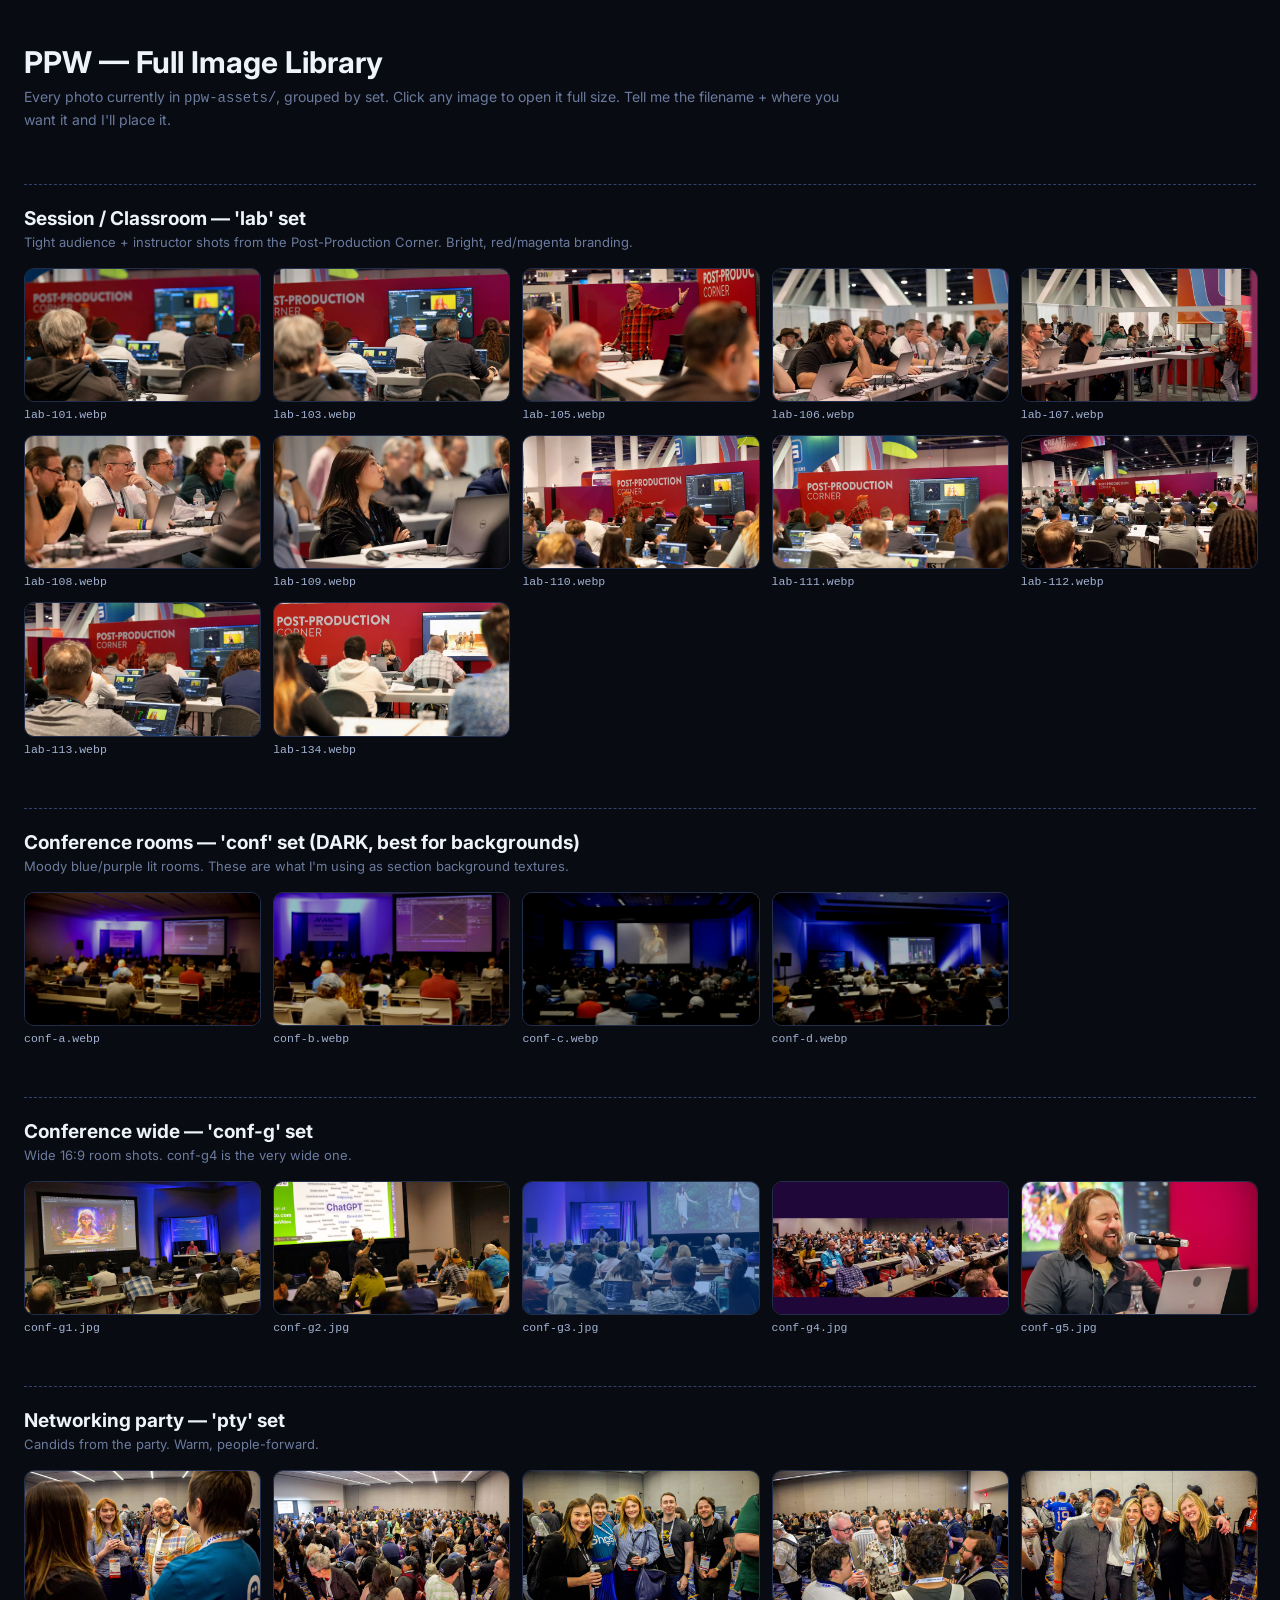
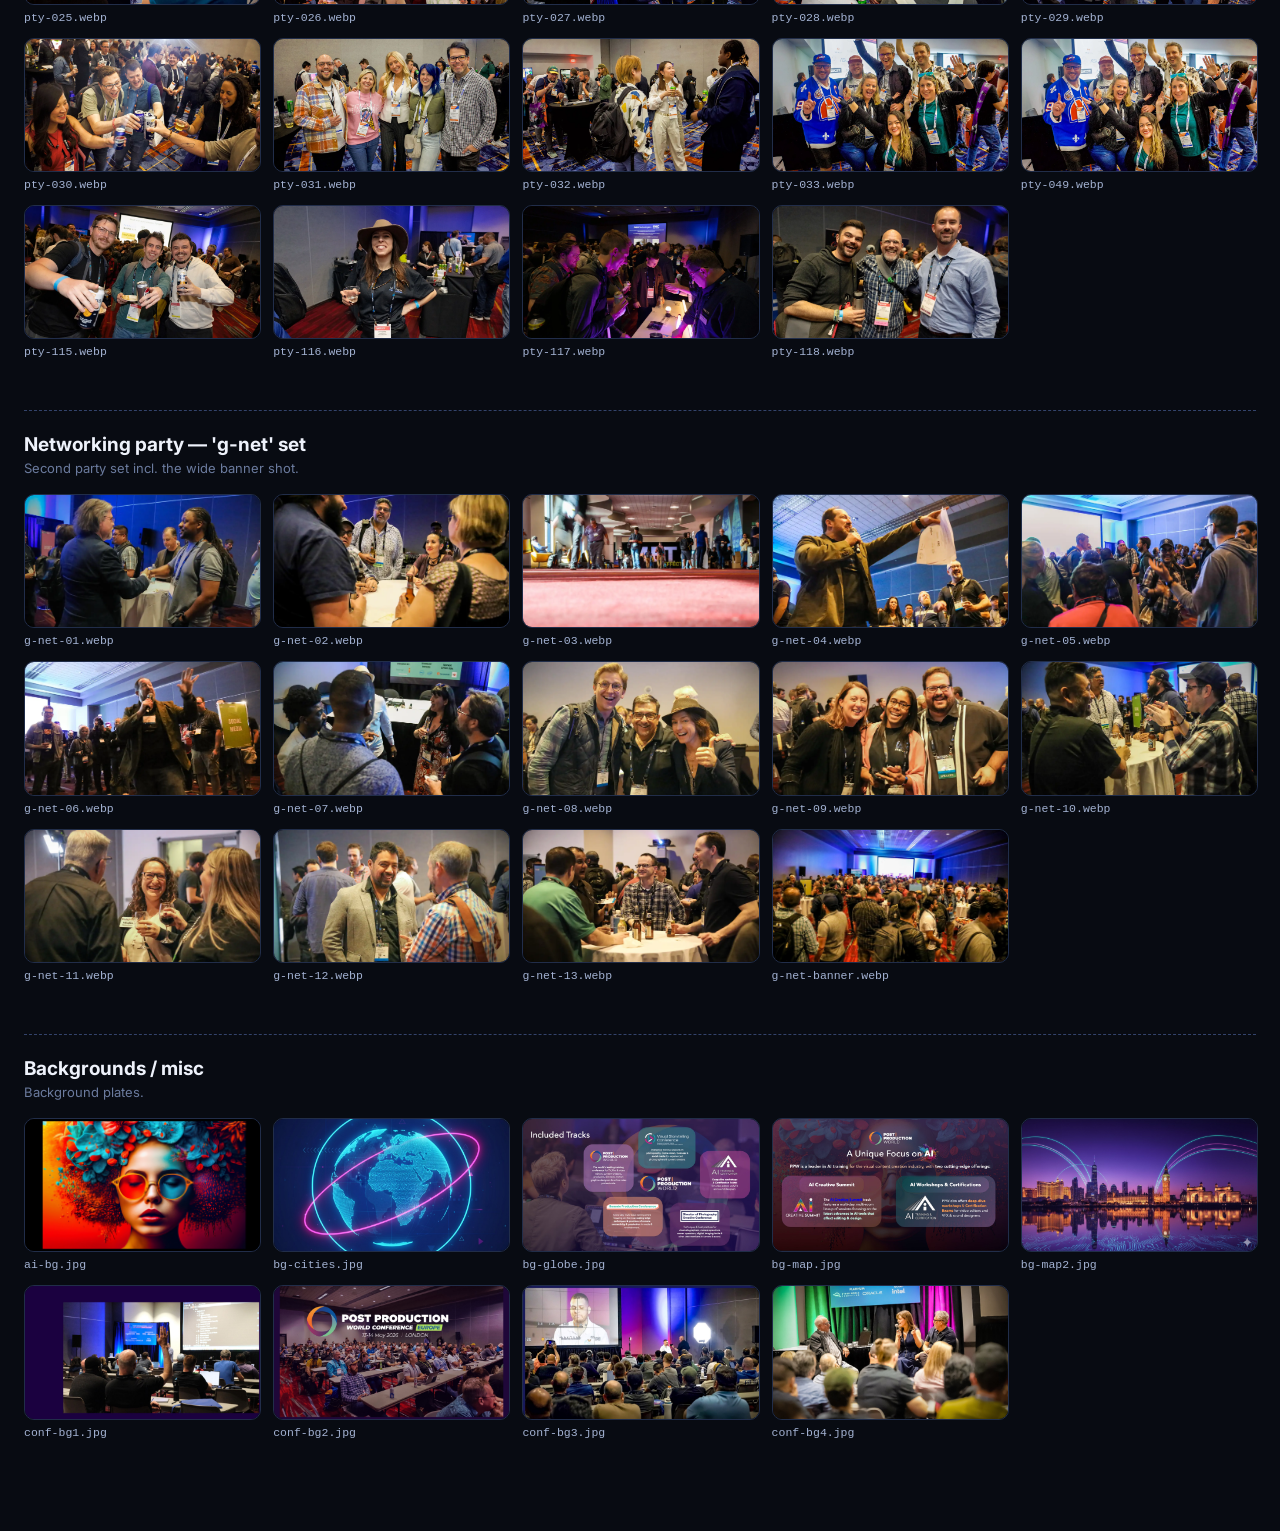
<file: _gallery.html>
<!DOCTYPE html>
<html lang="en"><head><meta charset="UTF-8"><meta name="viewport" content="width=device-width,initial-scale=1">
<title>PPW — Full Image Library</title>
<link href="https://fonts.googleapis.com/css2?family=Inter:wght@400;600;700;800&display=swap" rel="stylesheet">
<style>
 body{margin:0;background:#080b12;color:#eef2fb;font-family:Inter,sans-serif;padding:0 0 80px}
 .wrap{max-width:1400px;margin:0 auto;padding:0 24px}
 h1{font-size:30px;margin:44px 0 6px}
 .lead{color:#6b7b9e;font-size:14px;margin:0 0 10px;max-width:820px;line-height:1.6}
 h2{font-size:19px;margin:52px 0 4px;padding-top:22px;border-top:1px dashed #33436b}
 .d{color:#6b7b9e;font-size:13px;margin:0 0 18px}
 .grid{display:grid;grid-template-columns:repeat(auto-fill,minmax(230px,1fr));gap:14px}
 figure{margin:0}
 figure img{width:100%;aspect-ratio:16/9;object-fit:cover;display:block;border-radius:10px;border:1px solid #212d49}
 figcaption{font-size:11.5px;color:#a3b2d2;margin-top:6px;font-family:ui-monospace,monospace}
 a{text-decoration:none}
</style></head><body><div class="wrap">
<h1>PPW — Full Image Library</h1>
<p class="lead">Every photo currently in <code>ppw-assets/</code>, grouped by set. Click any image to open it full size. Tell me the filename + where you want it and I'll place it.</p>
<h2>Session / Classroom — 'lab' set</h2><p class="d">Tight audience + instructor shots from the Post-Production Corner. Bright, red/magenta branding.</p><div class="grid"><figure><a href="ppw-assets/lab-101.webp" target="_blank"><img src="ppw-assets/lab-101.webp" loading="lazy" alt=""></a><figcaption>lab-101.webp</figcaption></figure>
<figure><a href="ppw-assets/lab-103.webp" target="_blank"><img src="ppw-assets/lab-103.webp" loading="lazy" alt=""></a><figcaption>lab-103.webp</figcaption></figure>
<figure><a href="ppw-assets/lab-105.webp" target="_blank"><img src="ppw-assets/lab-105.webp" loading="lazy" alt=""></a><figcaption>lab-105.webp</figcaption></figure>
<figure><a href="ppw-assets/lab-106.webp" target="_blank"><img src="ppw-assets/lab-106.webp" loading="lazy" alt=""></a><figcaption>lab-106.webp</figcaption></figure>
<figure><a href="ppw-assets/lab-107.webp" target="_blank"><img src="ppw-assets/lab-107.webp" loading="lazy" alt=""></a><figcaption>lab-107.webp</figcaption></figure>
<figure><a href="ppw-assets/lab-108.webp" target="_blank"><img src="ppw-assets/lab-108.webp" loading="lazy" alt=""></a><figcaption>lab-108.webp</figcaption></figure>
<figure><a href="ppw-assets/lab-109.webp" target="_blank"><img src="ppw-assets/lab-109.webp" loading="lazy" alt=""></a><figcaption>lab-109.webp</figcaption></figure>
<figure><a href="ppw-assets/lab-110.webp" target="_blank"><img src="ppw-assets/lab-110.webp" loading="lazy" alt=""></a><figcaption>lab-110.webp</figcaption></figure>
<figure><a href="ppw-assets/lab-111.webp" target="_blank"><img src="ppw-assets/lab-111.webp" loading="lazy" alt=""></a><figcaption>lab-111.webp</figcaption></figure>
<figure><a href="ppw-assets/lab-112.webp" target="_blank"><img src="ppw-assets/lab-112.webp" loading="lazy" alt=""></a><figcaption>lab-112.webp</figcaption></figure>
<figure><a href="ppw-assets/lab-113.webp" target="_blank"><img src="ppw-assets/lab-113.webp" loading="lazy" alt=""></a><figcaption>lab-113.webp</figcaption></figure>
<figure><a href="ppw-assets/lab-134.webp" target="_blank"><img src="ppw-assets/lab-134.webp" loading="lazy" alt=""></a><figcaption>lab-134.webp</figcaption></figure>
</div><h2>Conference rooms — 'conf' set (DARK, best for backgrounds)</h2><p class="d">Moody blue/purple lit rooms. These are what I'm using as section background textures.</p><div class="grid"><figure><a href="ppw-assets/conf-a.webp" target="_blank"><img src="ppw-assets/conf-a.webp" loading="lazy" alt=""></a><figcaption>conf-a.webp</figcaption></figure>
<figure><a href="ppw-assets/conf-b.webp" target="_blank"><img src="ppw-assets/conf-b.webp" loading="lazy" alt=""></a><figcaption>conf-b.webp</figcaption></figure>
<figure><a href="ppw-assets/conf-c.webp" target="_blank"><img src="ppw-assets/conf-c.webp" loading="lazy" alt=""></a><figcaption>conf-c.webp</figcaption></figure>
<figure><a href="ppw-assets/conf-d.webp" target="_blank"><img src="ppw-assets/conf-d.webp" loading="lazy" alt=""></a><figcaption>conf-d.webp</figcaption></figure>
</div><h2>Conference wide — 'conf-g' set</h2><p class="d">Wide 16:9 room shots. conf-g4 is the very wide one.</p><div class="grid"><figure><a href="ppw-assets/conf-g1.jpg" target="_blank"><img src="ppw-assets/conf-g1.jpg" loading="lazy" alt=""></a><figcaption>conf-g1.jpg</figcaption></figure>
<figure><a href="ppw-assets/conf-g2.jpg" target="_blank"><img src="ppw-assets/conf-g2.jpg" loading="lazy" alt=""></a><figcaption>conf-g2.jpg</figcaption></figure>
<figure><a href="ppw-assets/conf-g3.jpg" target="_blank"><img src="ppw-assets/conf-g3.jpg" loading="lazy" alt=""></a><figcaption>conf-g3.jpg</figcaption></figure>
<figure><a href="ppw-assets/conf-g4.jpg" target="_blank"><img src="ppw-assets/conf-g4.jpg" loading="lazy" alt=""></a><figcaption>conf-g4.jpg</figcaption></figure>
<figure><a href="ppw-assets/conf-g5.jpg" target="_blank"><img src="ppw-assets/conf-g5.jpg" loading="lazy" alt=""></a><figcaption>conf-g5.jpg</figcaption></figure>
</div><h2>Networking party — 'pty' set</h2><p class="d">Candids from the party. Warm, people-forward.</p><div class="grid"><figure><a href="ppw-assets/pty-025.webp" target="_blank"><img src="ppw-assets/pty-025.webp" loading="lazy" alt=""></a><figcaption>pty-025.webp</figcaption></figure>
<figure><a href="ppw-assets/pty-026.webp" target="_blank"><img src="ppw-assets/pty-026.webp" loading="lazy" alt=""></a><figcaption>pty-026.webp</figcaption></figure>
<figure><a href="ppw-assets/pty-027.webp" target="_blank"><img src="ppw-assets/pty-027.webp" loading="lazy" alt=""></a><figcaption>pty-027.webp</figcaption></figure>
<figure><a href="ppw-assets/pty-028.webp" target="_blank"><img src="ppw-assets/pty-028.webp" loading="lazy" alt=""></a><figcaption>pty-028.webp</figcaption></figure>
<figure><a href="ppw-assets/pty-029.webp" target="_blank"><img src="ppw-assets/pty-029.webp" loading="lazy" alt=""></a><figcaption>pty-029.webp</figcaption></figure>
<figure><a href="ppw-assets/pty-030.webp" target="_blank"><img src="ppw-assets/pty-030.webp" loading="lazy" alt=""></a><figcaption>pty-030.webp</figcaption></figure>
<figure><a href="ppw-assets/pty-031.webp" target="_blank"><img src="ppw-assets/pty-031.webp" loading="lazy" alt=""></a><figcaption>pty-031.webp</figcaption></figure>
<figure><a href="ppw-assets/pty-032.webp" target="_blank"><img src="ppw-assets/pty-032.webp" loading="lazy" alt=""></a><figcaption>pty-032.webp</figcaption></figure>
<figure><a href="ppw-assets/pty-033.webp" target="_blank"><img src="ppw-assets/pty-033.webp" loading="lazy" alt=""></a><figcaption>pty-033.webp</figcaption></figure>
<figure><a href="ppw-assets/pty-049.webp" target="_blank"><img src="ppw-assets/pty-049.webp" loading="lazy" alt=""></a><figcaption>pty-049.webp</figcaption></figure>
<figure><a href="ppw-assets/pty-115.webp" target="_blank"><img src="ppw-assets/pty-115.webp" loading="lazy" alt=""></a><figcaption>pty-115.webp</figcaption></figure>
<figure><a href="ppw-assets/pty-116.webp" target="_blank"><img src="ppw-assets/pty-116.webp" loading="lazy" alt=""></a><figcaption>pty-116.webp</figcaption></figure>
<figure><a href="ppw-assets/pty-117.webp" target="_blank"><img src="ppw-assets/pty-117.webp" loading="lazy" alt=""></a><figcaption>pty-117.webp</figcaption></figure>
<figure><a href="ppw-assets/pty-118.webp" target="_blank"><img src="ppw-assets/pty-118.webp" loading="lazy" alt=""></a><figcaption>pty-118.webp</figcaption></figure>
</div><h2>Networking party — 'g-net' set</h2><p class="d">Second party set incl. the wide banner shot.</p><div class="grid"><figure><a href="ppw-assets/g-net-01.webp" target="_blank"><img src="ppw-assets/g-net-01.webp" loading="lazy" alt=""></a><figcaption>g-net-01.webp</figcaption></figure>
<figure><a href="ppw-assets/g-net-02.webp" target="_blank"><img src="ppw-assets/g-net-02.webp" loading="lazy" alt=""></a><figcaption>g-net-02.webp</figcaption></figure>
<figure><a href="ppw-assets/g-net-03.webp" target="_blank"><img src="ppw-assets/g-net-03.webp" loading="lazy" alt=""></a><figcaption>g-net-03.webp</figcaption></figure>
<figure><a href="ppw-assets/g-net-04.webp" target="_blank"><img src="ppw-assets/g-net-04.webp" loading="lazy" alt=""></a><figcaption>g-net-04.webp</figcaption></figure>
<figure><a href="ppw-assets/g-net-05.webp" target="_blank"><img src="ppw-assets/g-net-05.webp" loading="lazy" alt=""></a><figcaption>g-net-05.webp</figcaption></figure>
<figure><a href="ppw-assets/g-net-06.webp" target="_blank"><img src="ppw-assets/g-net-06.webp" loading="lazy" alt=""></a><figcaption>g-net-06.webp</figcaption></figure>
<figure><a href="ppw-assets/g-net-07.webp" target="_blank"><img src="ppw-assets/g-net-07.webp" loading="lazy" alt=""></a><figcaption>g-net-07.webp</figcaption></figure>
<figure><a href="ppw-assets/g-net-08.webp" target="_blank"><img src="ppw-assets/g-net-08.webp" loading="lazy" alt=""></a><figcaption>g-net-08.webp</figcaption></figure>
<figure><a href="ppw-assets/g-net-09.webp" target="_blank"><img src="ppw-assets/g-net-09.webp" loading="lazy" alt=""></a><figcaption>g-net-09.webp</figcaption></figure>
<figure><a href="ppw-assets/g-net-10.webp" target="_blank"><img src="ppw-assets/g-net-10.webp" loading="lazy" alt=""></a><figcaption>g-net-10.webp</figcaption></figure>
<figure><a href="ppw-assets/g-net-11.webp" target="_blank"><img src="ppw-assets/g-net-11.webp" loading="lazy" alt=""></a><figcaption>g-net-11.webp</figcaption></figure>
<figure><a href="ppw-assets/g-net-12.webp" target="_blank"><img src="ppw-assets/g-net-12.webp" loading="lazy" alt=""></a><figcaption>g-net-12.webp</figcaption></figure>
<figure><a href="ppw-assets/g-net-13.webp" target="_blank"><img src="ppw-assets/g-net-13.webp" loading="lazy" alt=""></a><figcaption>g-net-13.webp</figcaption></figure>
<figure><a href="ppw-assets/g-net-banner.webp" target="_blank"><img src="ppw-assets/g-net-banner.webp" loading="lazy" alt=""></a><figcaption>g-net-banner.webp</figcaption></figure>
</div><h2>Backgrounds / misc</h2><p class="d">Background plates.</p><div class="grid"><figure><a href="ppw-assets/ai-bg.jpg" target="_blank"><img src="ppw-assets/ai-bg.jpg" loading="lazy" alt=""></a><figcaption>ai-bg.jpg</figcaption></figure>
<figure><a href="ppw-assets/bg-cities.jpg" target="_blank"><img src="ppw-assets/bg-cities.jpg" loading="lazy" alt=""></a><figcaption>bg-cities.jpg</figcaption></figure>
<figure><a href="ppw-assets/bg-globe.jpg" target="_blank"><img src="ppw-assets/bg-globe.jpg" loading="lazy" alt=""></a><figcaption>bg-globe.jpg</figcaption></figure>
<figure><a href="ppw-assets/bg-map.jpg" target="_blank"><img src="ppw-assets/bg-map.jpg" loading="lazy" alt=""></a><figcaption>bg-map.jpg</figcaption></figure>
<figure><a href="ppw-assets/bg-map2.jpg" target="_blank"><img src="ppw-assets/bg-map2.jpg" loading="lazy" alt=""></a><figcaption>bg-map2.jpg</figcaption></figure>
<figure><a href="ppw-assets/conf-bg1.jpg" target="_blank"><img src="ppw-assets/conf-bg1.jpg" loading="lazy" alt=""></a><figcaption>conf-bg1.jpg</figcaption></figure>
<figure><a href="ppw-assets/conf-bg2.jpg" target="_blank"><img src="ppw-assets/conf-bg2.jpg" loading="lazy" alt=""></a><figcaption>conf-bg2.jpg</figcaption></figure>
<figure><a href="ppw-assets/conf-bg3.jpg" target="_blank"><img src="ppw-assets/conf-bg3.jpg" loading="lazy" alt=""></a><figcaption>conf-bg3.jpg</figcaption></figure>
<figure><a href="ppw-assets/conf-bg4.jpg" target="_blank"><img src="ppw-assets/conf-bg4.jpg" loading="lazy" alt=""></a><figcaption>conf-bg4.jpg</figcaption></figure>
</div>
</div></body></html>
</file>
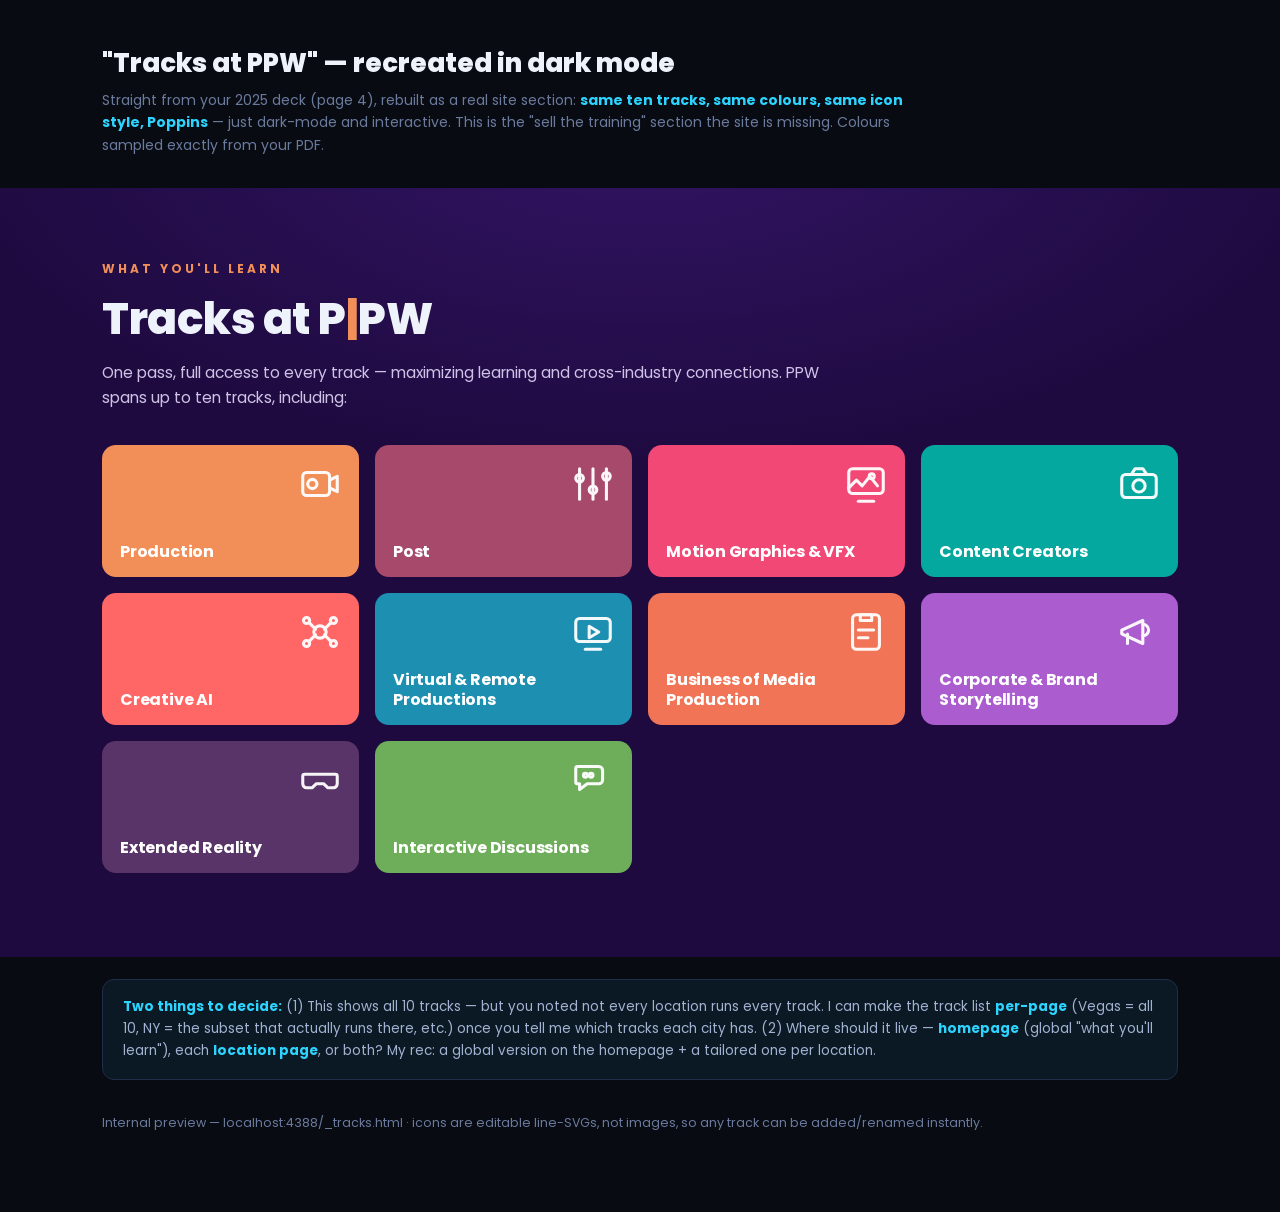
<file: _tracks.html>
<!DOCTYPE html>
<html lang="en">
<head>
<meta charset="UTF-8">
<meta name="viewport" content="width=device-width, initial-scale=1.0">
<title>Tracks at PPW — dark-mode section (from your 2025 deck)</title>
<link href="https://fonts.googleapis.com/css2?family=Poppins:wght@300;400;500;600;700;800&display=swap" rel="stylesheet">
<style>
  :root{--bg:#080b12;--ink:#eef2fb;--dim:#a3b2d2;--faint:#6b7b9e;--line:#212d49;--cyan:#2dd4ff;--deck:#1e0a3f}
  *{box-sizing:border-box}
  body{margin:0;background:var(--bg);color:var(--ink);font-family:"Poppins",sans-serif}
  .head{max-width:1120px;margin:0 auto;padding:44px 22px 6px}
  h1{font-size:26px;font-weight:800;margin:0 0 6px}
  .head p{color:var(--faint);font-size:14px;margin:0 0 4px;max-width:820px;line-height:1.6}
  .head b{color:var(--cyan)}
  /* ---- the actual section ---- */
  .tracks-sec{background:radial-gradient(1200px 600px at 50% -10%,rgba(124,58,237,.22),transparent 60%),var(--deck);padding:72px 0 84px;margin-top:22px}
  .tw{max-width:1120px;margin:0 auto;padding:0 22px}
  .kick{color:#f28f58;font-size:12px;letter-spacing:3px;text-transform:uppercase;font-weight:700}
  .th{font-size:clamp(28px,4vw,44px);font-weight:800;margin:8px 0 10px;letter-spacing:-.5px}
  .th .bar{color:#f28f58}
  .tsub{color:#cfc2e6;font-size:15.5px;line-height:1.6;max-width:720px;margin:0 0 34px}
  .tgrid{display:grid;grid-template-columns:repeat(4,1fr);gap:16px}
  @media(max-width:900px){.tgrid{grid-template-columns:repeat(2,1fr)}}
  @media(max-width:540px){.tgrid{grid-template-columns:1fr}}
  .tile{position:relative;border-radius:14px;min-height:132px;padding:18px 18px 16px;display:flex;flex-direction:column;justify-content:flex-end;overflow:hidden;transition:transform .18s,box-shadow .18s;cursor:default}
  .tile:hover{transform:translateY(-3px);box-shadow:0 16px 34px rgba(0,0,0,.4)}
  .tile svg{position:absolute;top:16px;right:16px;width:46px;height:46px;stroke:#fff;fill:none;stroke-width:1.6;stroke-linecap:round;stroke-linejoin:round;opacity:.95}
  .tile b{color:#fff;font-weight:700;font-size:16px;line-height:1.2;letter-spacing:-.2px;position:relative;z-index:1}
  .tile.big{grid-column:span 1}
  .note{max-width:1120px;margin:22px auto 0;padding:0 22px}
  .callout{background:rgba(45,212,255,.07);border:1px solid var(--line);border-radius:12px;padding:16px 20px;color:var(--dim);font-size:13.5px;line-height:1.65}
  .callout b{color:var(--cyan)}
  .foot{max-width:1120px;margin:0 auto;padding:34px 22px 80px;color:var(--faint);font-size:12.5px}
</style>
</head>
<body>
<div class="head">
  <h1>"Tracks at PPW" — recreated in dark mode</h1>
  <p>Straight from your 2025 deck (page 4), rebuilt as a real site section: <b>same ten tracks, same colours, same icon style, Poppins</b> — just dark-mode and interactive. This is the "sell the training" section the site is missing. Colours sampled exactly from your PDF.</p>
</div>

<section class="tracks-sec">
  <div class="tw">
    <div class="kick">What you'll learn</div>
    <h2 class="th">Tracks at P<span class="bar">|</span>PW</h2>
    <p class="tsub">One pass, full access to every track — maximizing learning and cross-industry connections. PPW spans up to ten tracks, including:</p>
    <div class="tgrid" id="grid"></div>
  </div>
</section>

<div class="note"><div class="callout"><b>Two things to decide:</b> (1) This shows all 10 tracks — but you noted not every location runs every track. I can make the track list <b>per-page</b> (Vegas = all 10, NY = the subset that actually runs there, etc.) once you tell me which tracks each city has. (2) Where should it live — <b>homepage</b> (global "what you'll learn"), each <b>location page</b>, or both? My rec: a global version on the homepage + a tailored one per location.</div></div>
<div class="foot">Internal preview — localhost:4388/_tracks.html · icons are editable line-SVGs, not images, so any track can be added/renamed instantly.</div>

<script>
// colours sampled from the PDF page 4
var T=[
 ['Production','#f28f58','<rect x="3" y="6" width="14" height="12" rx="2"/><path d="M17 10l4-2v8l-4-2"/><circle cx="8" cy="12" r="2.4"/>'],
 ['Post','#a7496b','<line x1="5" y1="4" x2="5" y2="20"/><line x1="12" y1="4" x2="12" y2="20"/><line x1="19" y1="4" x2="19" y2="20"/><circle cx="5" cy="9" r="2"/><circle cx="12" cy="15" r="2"/><circle cx="19" cy="8" r="2"/>'],
 ['Motion Graphics &amp; VFX','#f24875','<rect x="3" y="4" width="18" height="13" rx="2"/><path d="M3 14l4-4 3 3 4-5 4 5"/><circle cx="15" cy="8" r="1.3"/><line x1="8" y1="21" x2="16" y2="21"/>'],
 ['Content Creators','#04a89f','<rect x="3" y="7" width="18" height="12" rx="2"/><path d="M8 7l2-3h4l2 3"/><circle cx="12" cy="13" r="3.2"/>'],
 ['Creative AI','#ff6666','<circle cx="12" cy="12" r="3.2"/><circle cx="5" cy="6" r="1.6"/><circle cx="19" cy="6" r="1.6"/><circle cx="5" cy="18" r="1.6"/><circle cx="19" cy="18" r="1.6"/><path d="M6.3 7.1l3.4 3.4M17.7 7.1l-3.4 3.4M6.3 16.9l3.4-3.4M17.7 16.9l-3.4-3.4"/>'],
 ['Virtual &amp; Remote Productions','#1d8fb1','<rect x="3" y="5" width="18" height="12" rx="2"/><path d="M10 9l5 3-5 3z"/><line x1="8" y1="21" x2="16" y2="21"/>'],
 ['Business of Media Production','#f17456','<rect x="5" y="3" width="14" height="18" rx="2"/><path d="M9 3h6v3H9z"/><line x1="8" y1="11" x2="16" y2="11"/><line x1="8" y1="15" x2="13" y2="15"/>'],
 ['Corporate &amp; Brand Storytelling','#ab5ccf','<path d="M3 11l11-5v12L3 13z"/><path d="M14 8a3 3 0 0 1 0 6"/><line x1="6" y1="13" x2="6" y2="18"/>'],
 ['Extended Reality','#593468','<path d="M4 9h16a1 1 0 0 1 1 1v4a2 2 0 0 1-2 2h-3l-2-2h-4l-2 2H5a2 2 0 0 1-2-2v-4a1 1 0 0 1 1-1z"/>'],
 ['Interactive Discussions','#6eae5a','<path d="M4 5h11a2 2 0 0 1 2 2v5a2 2 0 0 1-2 2H9l-4 3v-3H4a1 1 0 0 1-1-1V6a1 1 0 0 1 1-1z"/><circle cx="8" cy="9.5" r="1"/><circle cx="11" cy="9.5" r="1"/>']
];
document.getElementById('grid').innerHTML = T.map(function(t){
  return '<div class="tile" style="background:'+t[1]+'"><svg viewBox="0 0 24 24">'+t[2]+'</svg><b>'+t[0]+'</b></div>';
}).join('');
</script>
</body>
</html>
</file>
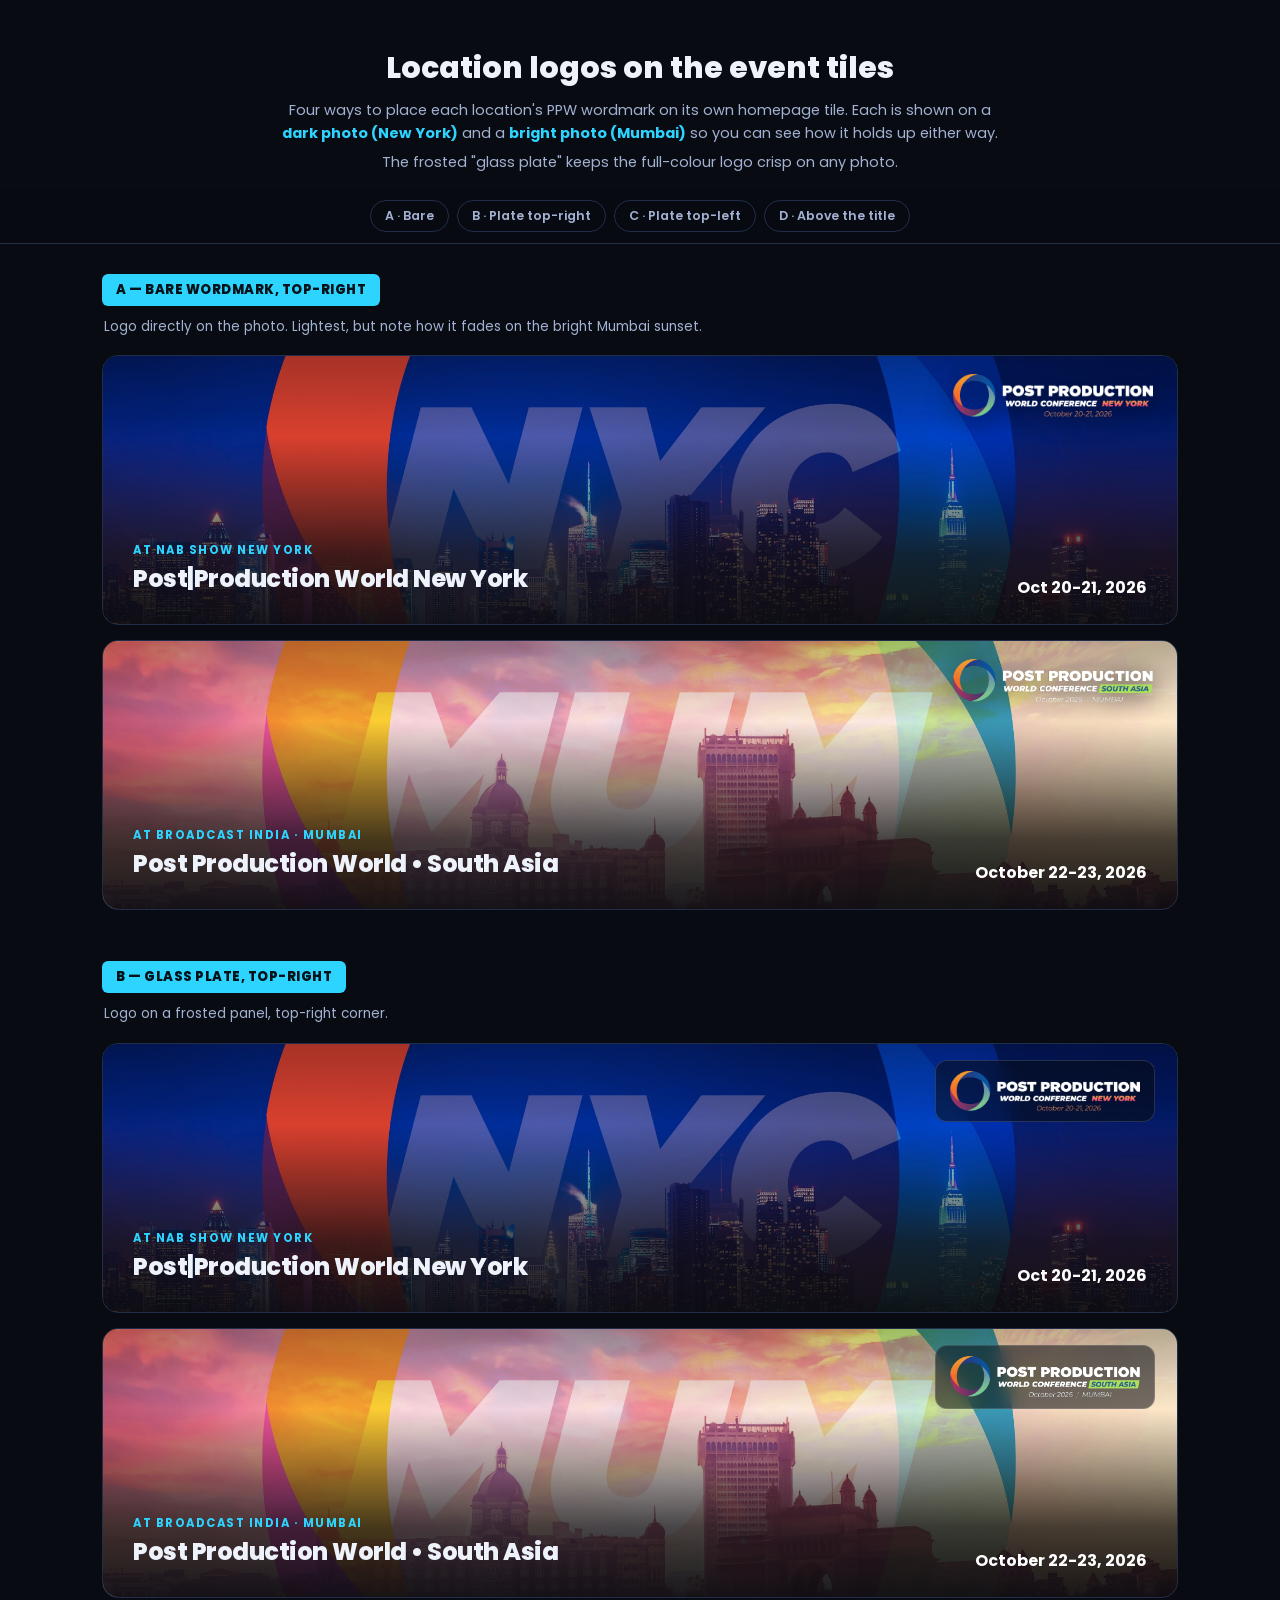
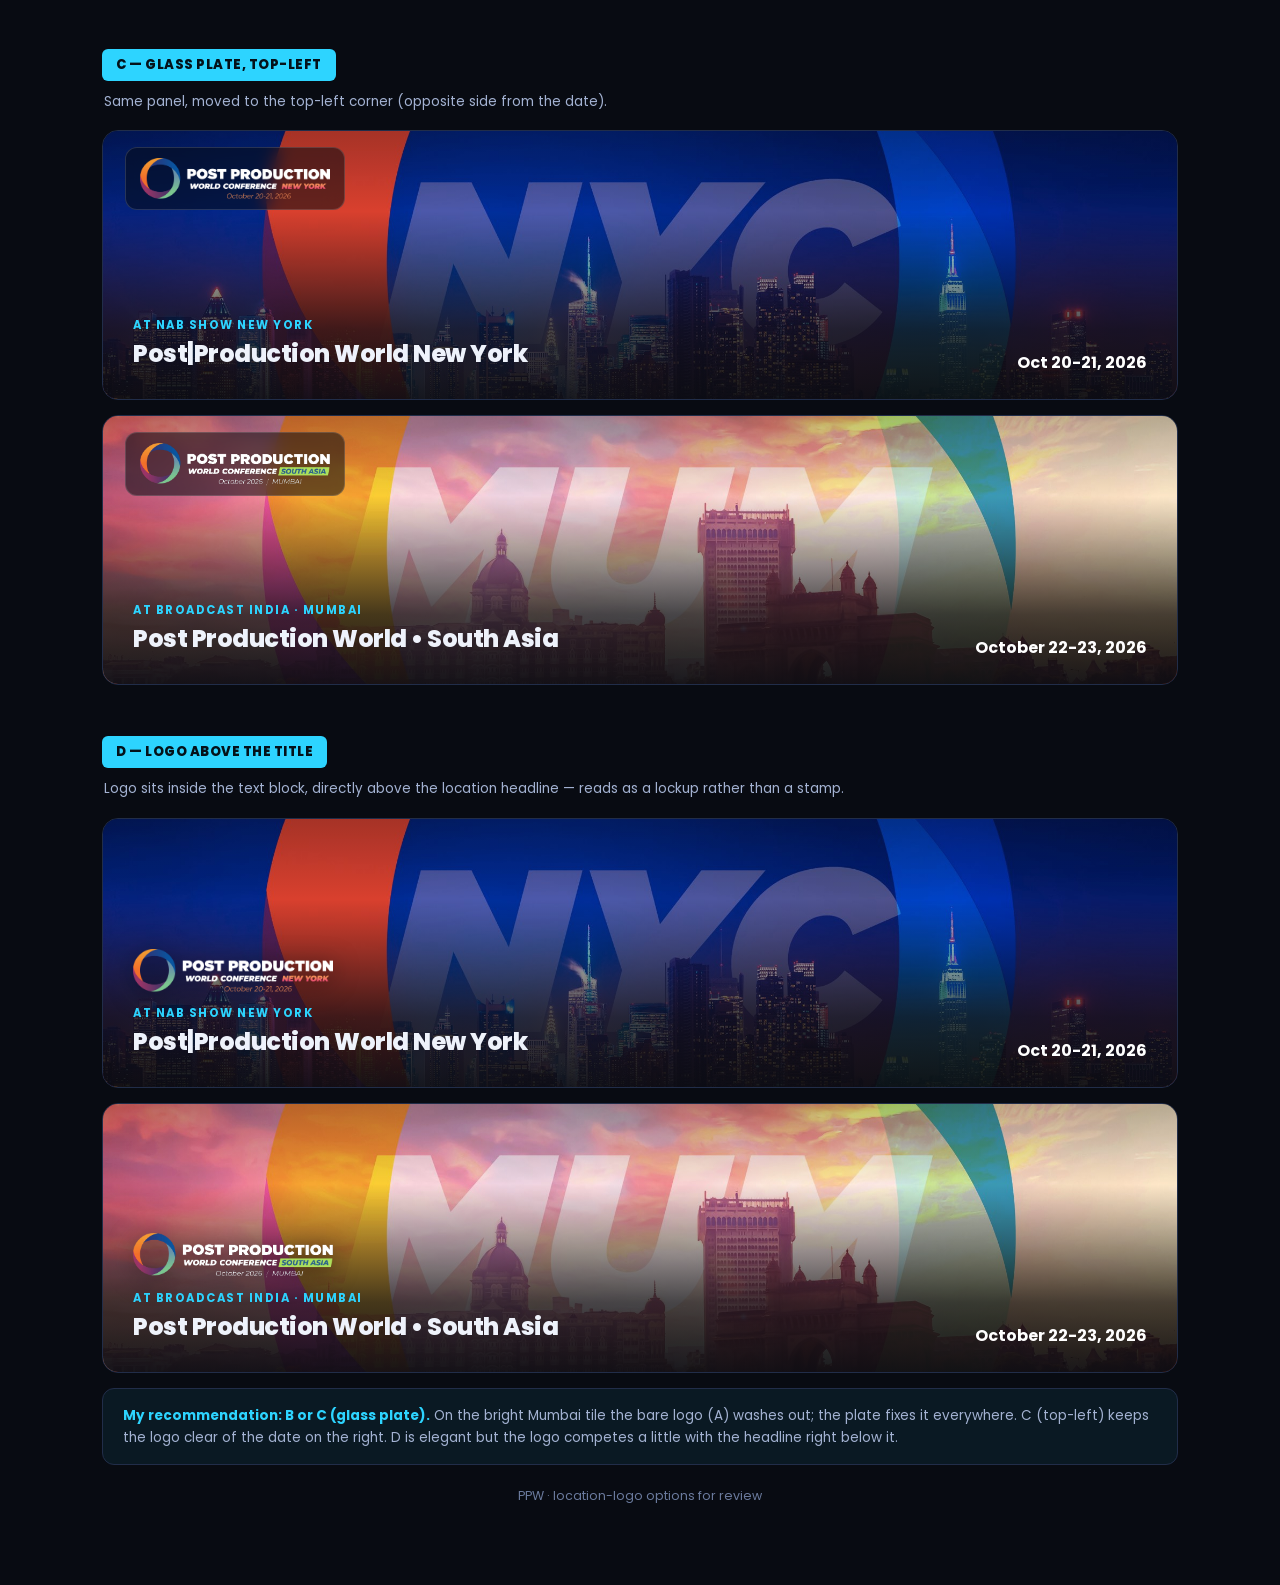
<file: location-logo-options.html>
<!DOCTYPE html>
<html lang="en">
<head>
<meta charset="UTF-8">
<meta name="viewport" content="width=device-width, initial-scale=1.0">
<title>PPW — Location logos on event tiles</title>
<link href="https://fonts.googleapis.com/css2?family=Poppins:wght@400;500;600;700;800;900&display=swap" rel="stylesheet">
<style>
  :root{--ink:#eef2fb;--dim:#a3b2d2;--faint:#6b7b9e;--cyan:#2dd4ff;--line:#212d49;--bg:#080b12;--amber:#f6cf6a}
  *{box-sizing:border-box}
  body{margin:0;background:var(--bg);color:var(--ink);font-family:"Poppins",sans-serif}
  .head{max-width:1120px;margin:0 auto;padding:46px 22px 8px;text-align:center}
  h1{font-size:clamp(23px,3.2vw,30px);font-weight:800;margin:0 0 8px}
  .head p{color:var(--dim);font-size:14.5px;margin:0 auto 6px;max-width:720px;line-height:1.6}
  .head b{color:var(--cyan)}
  .nav{position:sticky;top:0;z-index:50;background:rgba(8,11,18,.94);backdrop-filter:blur(10px);border-bottom:1px solid var(--line);padding:11px 14px;display:flex;gap:8px;justify-content:center;flex-wrap:wrap}
  .nav a{color:var(--dim);text-decoration:none;font-size:12.5px;font-weight:600;border:1px solid var(--line);border-radius:999px;padding:6px 14px}
  .nav a:hover{color:var(--cyan);border-color:var(--cyan)}
  .sec{max-width:1120px;margin:0 auto;padding:30px 22px 6px}
  .lbl{display:inline-block;background:var(--cyan);color:#04121a;font-weight:800;font-size:13px;letter-spacing:.5px;text-transform:uppercase;padding:6px 14px;border-radius:6px}
  .desc{color:var(--dim);font-size:13.5px;margin:10px 2px 18px;max-width:840px;line-height:1.6}
  .tile{position:relative;height:270px;border-radius:16px;overflow:hidden;border:1px solid var(--line);margin-bottom:15px}
  .tile .img{position:absolute;inset:0;background-size:cover;background-position:center}
  .tile .sc{position:absolute;inset:0;background:linear-gradient(180deg,rgba(8,11,18,.24) 0%,transparent 30%,rgba(8,11,18,.74) 74%,rgba(8,11,18,.93))}
  .tile .info{position:absolute;left:0;right:0;bottom:0;padding:0 30px 24px;display:flex;align-items:flex-end;justify-content:space-between;gap:20px;z-index:2}
  .ev{font-size:11.5px;letter-spacing:1.5px;text-transform:uppercase;color:var(--cyan);font-weight:700}
  .h{font-size:24px;font-weight:800;margin:2px 0 4px;letter-spacing:-.5px}
  .d{color:#e6ebf6;font-size:12.5px;max-width:400px;margin:0;line-height:1.5}
  .dt{color:#fff;font-weight:700;font-size:16px;white-space:nowrap}
  .plate{background:rgba(8,11,18,.55);backdrop-filter:blur(9px);border:1px solid rgba(255,255,255,.14);border-radius:12px;padding:10px 14px 9px}
  .plate img{width:190px;display:block}
  /* A: bare top-right */
  .A .wm{position:absolute;top:18px;right:24px;z-index:3;width:200px;filter:drop-shadow(0 3px 12px rgba(0,0,0,.65))}
  /* B: plate top-right */
  .B .plate{position:absolute;top:16px;right:22px;z-index:3}
  /* C: plate top-left */
  .C .plate{position:absolute;top:16px;left:22px;z-index:3}
  /* D: logo above the title */
  .D .wm{width:200px;display:block;margin-bottom:12px;filter:drop-shadow(0 3px 12px rgba(0,0,0,.6))}
  .verdict{background:rgba(45,212,255,.07);border:1px solid var(--line);border-radius:12px;padding:16px 20px;color:var(--dim);font-size:13.5px;line-height:1.6;margin:6px 0 10px}
  .verdict b{color:var(--cyan)}
</style>
</head>
<body>
<div class="head">
  <h1>Location logos on the event tiles</h1>
  <p>Four ways to place each location's PPW wordmark on its own homepage tile. Each is shown on a <b>dark photo (New York)</b> and a <b>bright photo (Mumbai)</b> so you can see how it holds up either way.</p>
  <p>The frosted "glass plate" keeps the full-colour logo crisp on any photo.</p>
</div>
<div class="nav"><a href="#A">A · Bare</a><a href="#B">B · Plate top-right</a><a href="#C">C · Plate top-left</a><a href="#D">D · Above the title</a></div>

<div class="sec" id="A"><span class="lbl">A — Bare wordmark, top-right</span>
  <p class="desc">Logo directly on the photo. Lightest, but note how it fades on the bright Mumbai sunset.</p>
  <div id="tA"></div></div>

<div class="sec" id="B"><span class="lbl">B — Glass plate, top-right</span>
  <p class="desc">Logo on a frosted panel, top-right corner.</p>
  <div id="tB"></div></div>

<div class="sec" id="C"><span class="lbl">C — Glass plate, top-left</span>
  <p class="desc">Same panel, moved to the top-left corner (opposite side from the date).</p>
  <div id="tC"></div></div>

<div class="sec" id="D"><span class="lbl">D — Logo above the title</span>
  <p class="desc">Logo sits inside the text block, directly above the location headline — reads as a lockup rather than a stamp.</p>
  <div id="tD"></div>
  <div class="verdict"><b>My recommendation: B or C (glass plate).</b> On the bright Mumbai tile the bare logo (A) washes out; the plate fixes it everywhere. C (top-left) keeps the logo clear of the date on the right. D is elegant but the logo competes a little with the headline right below it.</div>
</div>

<div style="max-width:1120px;margin:0 auto;padding:6px 22px 80px;color:var(--faint);font-size:12.5px;text-align:center">PPW &middot; location-logo options for review</div>

<script>
var cities=[
 ['ppw-assets/city-nyc-hi.jpg','ppw-assets/wm-nyc.png','at NAB Show New York','Post&#124;Production World New York','Oct 20-21, 2026'],
 ['ppw-assets/city-mumbai-hi.jpg','ppw-assets/wm-mumbai-sa.webp','at Broadcast India · Mumbai','Post Production World • South Asia','October 22-23, 2026']
];
function tile(mode,c){
  var mark='';
  if(mode==='A') mark='<img class="wm" src="'+c[1]+'" alt="">';
  else if(mode==='B'||mode==='C') mark='<div class="plate"><img src="'+c[1]+'" alt=""></div>';
  var titleblock = mode==='D'
    ? '<img class="wm" src="'+c[1]+'" alt=""><div class="ev">'+c[2]+'</div><div class="h">'+c[3]+'</div>'
    : '<div class="ev">'+c[2]+'</div><div class="h">'+c[3]+'</div>';
  return '<div class="tile '+mode+'"><div class="img" style="background-image:url('+c[0]+')"></div><div class="sc"></div>'+mark
    +'<div class="info"><div>'+titleblock+'</div><div class="dt">'+c[4]+'</div></div></div>';
}
['A','B','C','D'].forEach(function(m){
  document.getElementById('t'+m).innerHTML = cities.map(function(c){return tile(m,c);}).join('');
});
</script>
</body>
</html>
</file>
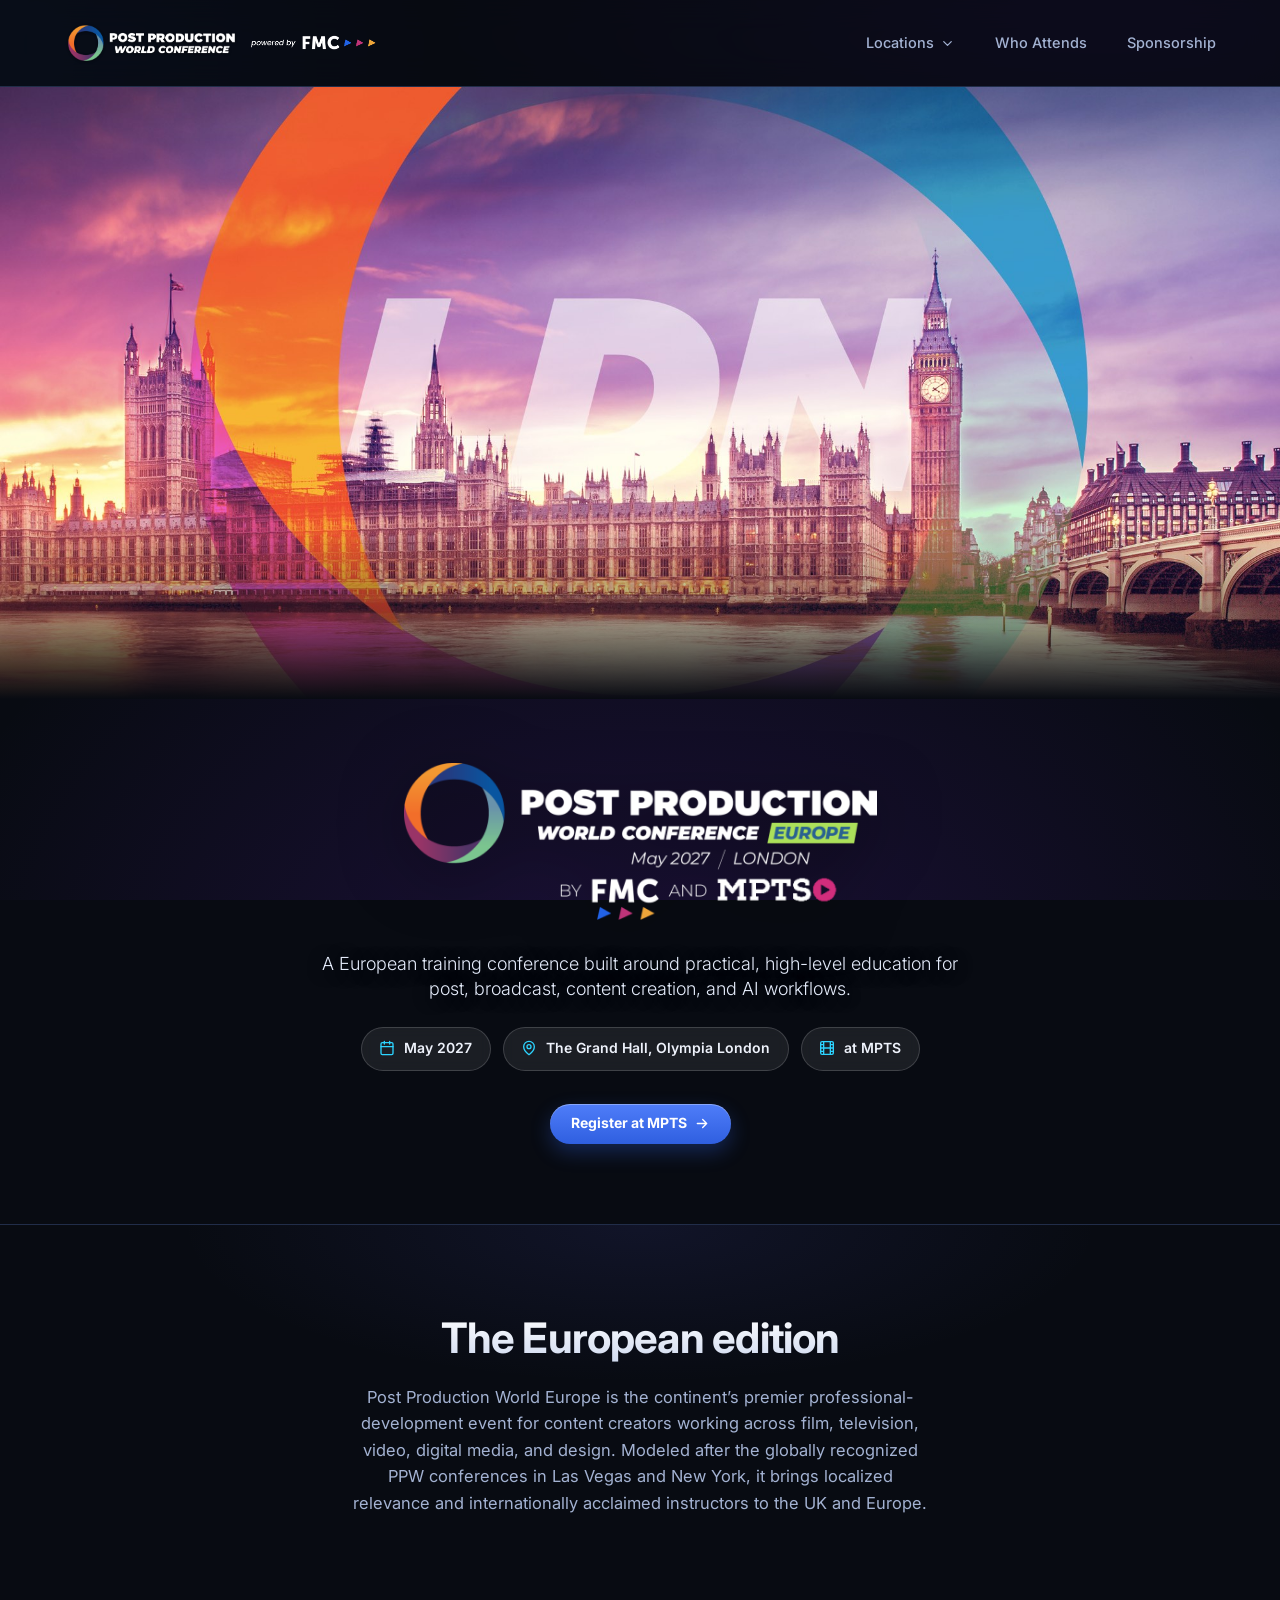
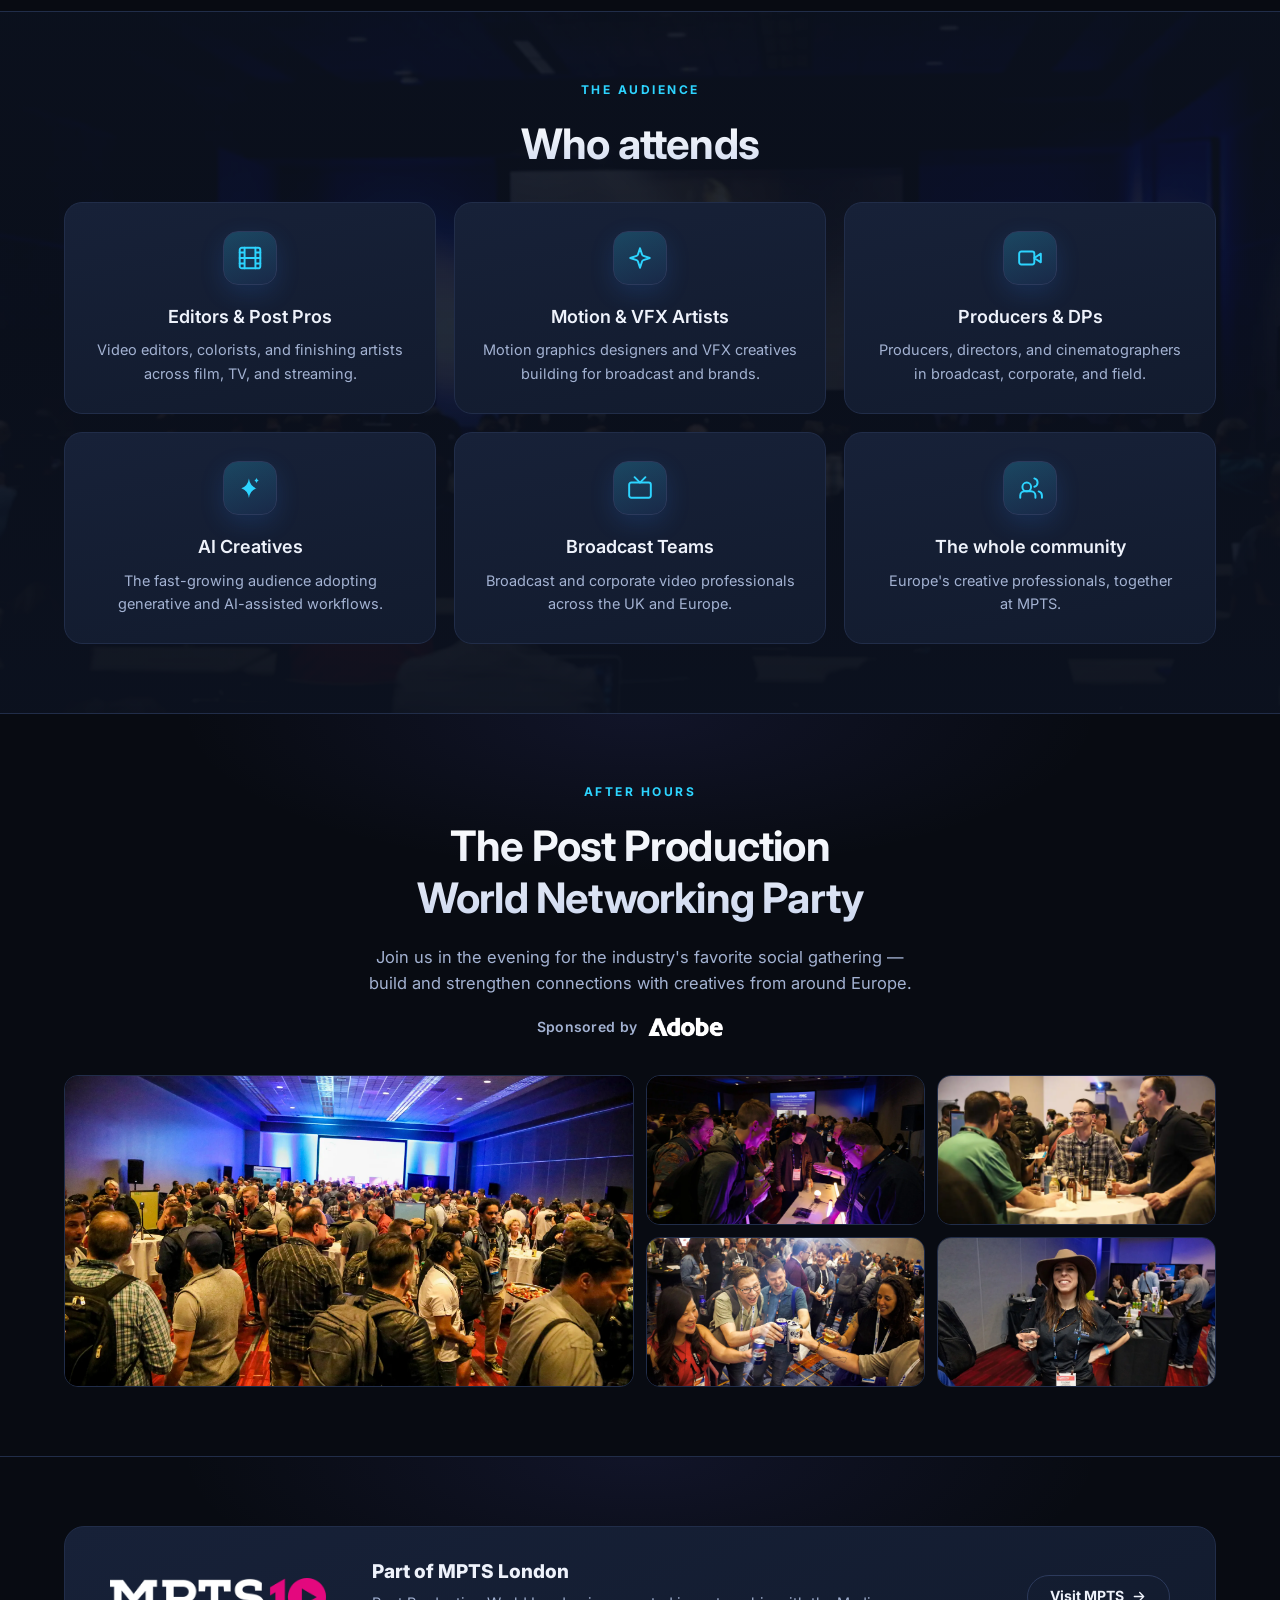
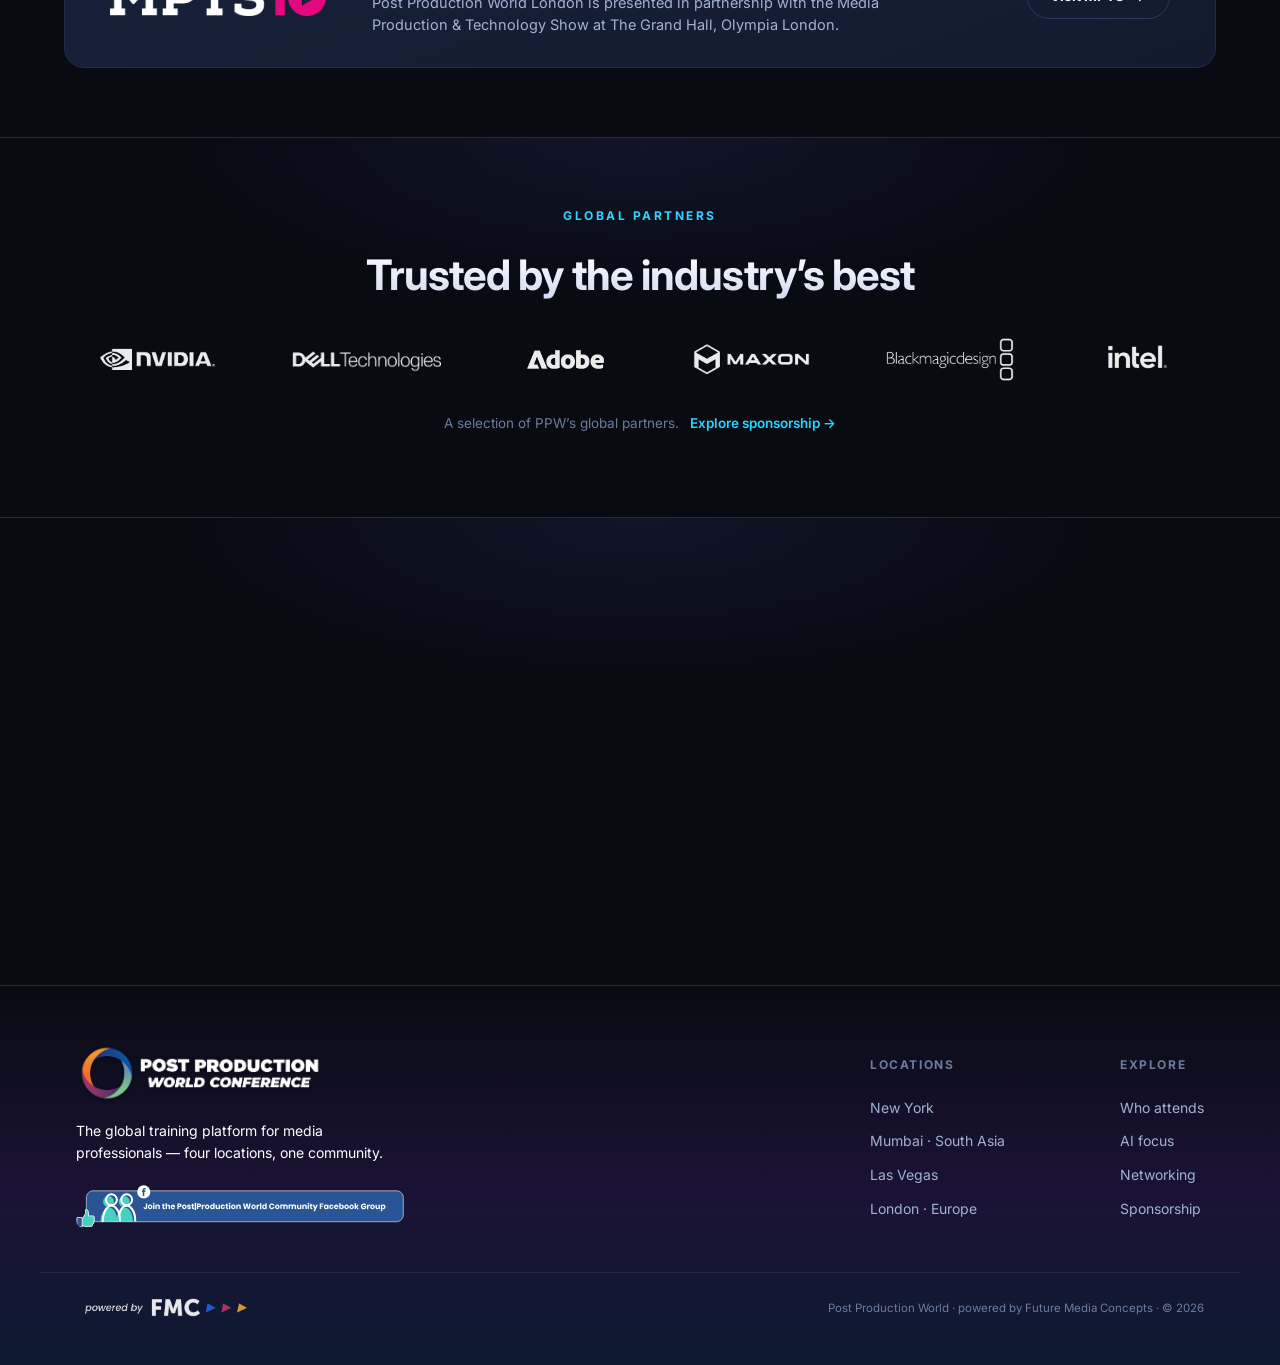
<file: london.html>
<!DOCTYPE html>
<html lang="en">
<head>
<meta charset="UTF-8">
<meta name="viewport" content="width=device-width, initial-scale=1.0, viewport-fit=cover">
<title>Post Production World London — London — Post Production World Conference</title>
<link rel="preconnect" href="https://api.fontshare.com" crossorigin>
<link href="https://api.fontshare.com/v2/css?f[]=satoshi@400,500,700,900&display=swap" rel="stylesheet">
<link href="https://fonts.googleapis.com/css2?family=Inter:wght@400;500;600;700;800&display=swap" rel="stylesheet">
<link href="ppw-assets/site.css" rel="stylesheet">
<style>
  #who-attends-ldn{position:relative;overflow:hidden;background:var(--bg-2)!important}
  #who-attends-ldn::after{content:"";position:absolute;inset:0;background:linear-gradient(180deg,rgba(12,18,32,.90),rgba(12,18,32,.84) 45%,rgba(12,18,32,.95)),url(ppw-assets/conf-c.webp) center/cover no-repeat;pointer-events:none;z-index:0}
  #who-attends-ldn .wrap{position:relative;z-index:1}
  #who-attends-ldn .wrap{position:relative;z-index:1}
  #who-attends-ldn .fcard{text-align:center;display:flex;flex-direction:column;align-items:center}
  .host-mpts-logo{height:38px;width:auto;flex:none;margin-right:18px}
</style>
</head>
<body>
<svg width="0" height="0" style="position:absolute" aria-hidden="true">
  <symbol id="i-arrow" viewBox="0 0 24 24"><path d="M5 12h14M13 6l6 6-6 6"/></symbol>
  <symbol id="i-chev" viewBox="0 0 24 24"><path d="m6 9 6 6 6-6"/></symbol>
  <symbol id="i-pin" viewBox="0 0 24 24"><path d="M20 10c0 6-8 12-8 12s-8-6-8-12a8 8 0 0 1 16 0Z"/><circle cx="12" cy="10" r="3"/></symbol>
  <symbol id="i-cal" viewBox="0 0 24 24"><rect x="3" y="4" width="18" height="18" rx="2"/><path d="M16 2v4M8 2v4M3 10h18"/></symbol>
  <symbol id="i-film" viewBox="0 0 24 24"><rect x="2.5" y="2.5" width="19" height="19" rx="2"/><path d="M7 2.5v19M17 2.5v19M2.5 12h19M2.5 7h4.5M2.5 17h4.5M17 17h4.5M17 7h4.5"/></symbol>
  <symbol id="i-spark" viewBox="0 0 24 24"><path d="m12 3-1.9 5.8a2 2 0 0 1-1.3 1.3L3 12l5.8 1.9a2 2 0 0 1 1.3 1.3L12 21l1.9-5.8a2 2 0 0 1 1.3-1.3L21 12l-5.8-1.9a2 2 0 0 1-1.3-1.3Z"/></symbol>
  <symbol id="i-video" viewBox="0 0 24 24"><path d="m22 8-6 4 6 4V8Z"/><rect x="2" y="6" width="14" height="12" rx="2"/></symbol>
  <symbol id="i-cpu" viewBox="0 0 24 24"><rect x="4" y="4" width="16" height="16" rx="2"/><rect x="9" y="9" width="6" height="6"/><path d="M9 2v2M15 2v2M9 20v2M15 20v2M2 9h2M2 15h2M20 9h2M20 15h2"/></symbol>
  <symbol id="i-tools" viewBox="0 0 24 24"><path d="M14.7 6.3a4 4 0 0 0 5 5l-7 7a4 4 0 0 1-5-5Z"/><path d="m9 9-4 4"/></symbol>
  <symbol id="i-party" viewBox="0 0 24 24"><path d="M2 22 13 11M5.5 8.5 9 12M2 22l5.5-1.5M2 22l1.5-5.5"/><path d="M14 6.5a3.5 3.5 0 0 1 3.5-3.5M22 10a3.5 3.5 0 0 0-3.5-3.5M18 13l1 1M14 2l1 1"/></symbol>
  <symbol id="i-sparkle-ai" viewBox="0 0 24 24"><g transform="translate(-1 .3)"><path d="M12 3q1 7 7 9-6 2-7 9-1-7-7-9 6-2 7-9Z"/><path d="M19 2.5q.4 1.8 2 2.3-1.6.5-2 2.3-.4-1.8-2-2.3 1.6-.5 2-2.3Z"/></g></symbol>
  <symbol id="i-users" viewBox="0 0 24 24"><path d="M17 21v-2a4 4 0 0 0-4-4H7a4 4 0 0 0-4 4v2"/><circle cx="9" cy="11" r="4"/><path d="M23 21v-2a4 4 0 0 0-3-3.87"/><path d="M16 3.13a4 4 0 0 1 0 7.75"/></symbol>
  <symbol id="i-tv" viewBox="0 0 24 24"><path d="m17 2-5 5-5-5"/><rect x="2" y="7" width="20" height="14" rx="2"/></symbol>
</svg>
<header class="nav">
  <div class="nav-inner">
    <a href="index.html" class="nav-brand"><img class="nb-ppw" src="ppw-assets/ppw-logo.webp" alt="Post Production World"><img class="nb-fmc" src="ppw-assets/fmc-logo.webp" alt="FMC"></a>
    <nav class="nav-links">
      <div class="dd">
        <button class="dd-btn" aria-haspopup="true">Locations <svg class="ic"><use href="#i-chev"/></svg></button>
        <div class="dd-menu" role="menu">
          <a href="new-york.html"><span class="lft"><svg class="ic"><use href="#i-pin"/></svg><span class="c">New York</span></span><span class="d">Oct 20-21, 2026</span></a>
          <a href="mumbai.html"><span class="lft"><svg class="ic"><use href="#i-pin"/></svg><span class="c">Mumbai · South Asia</span></span><span class="d">Oct 2026</span></a>
          <a href="vegas.html"><span class="lft"><svg class="ic"><use href="#i-pin"/></svg><span class="c">Las Vegas</span></span><span class="d">Apr 2027</span></a>
          <a href="london.html"><span class="lft"><svg class="ic"><use href="#i-pin"/></svg><span class="c">London · Europe</span></span><span class="d">May 2027</span></a>
        </div>
      </div>
      <a href="index.html#attendees">Who Attends</a>
      <a href="ppw-sponsorships.html">Sponsorship</a>
    </nav>
  </div>
</header>

<div class="edition-banner" style="background-image:url(ppw-assets/city-london-hi.jpg)"></div>
<section class="edition-intro">
  <div class="wrap">
    <div class="reg-status"><span class="dot"></span>Registration via MPTS</div>
    <img class="edition-wm" src="ppw-assets/wm-london.png" alt="Post Production World London">
    <p class="hero-sub">A European training conference built around practical, high-level education for post, broadcast, content creation, and AI workflows.</p>
    <div class="hero-meta">
      <span><svg class="ic"><use href="#i-cal"/></svg>May 2027</span>
      <span><svg class="ic"><use href="#i-pin"/></svg>The Grand Hall, Olympia London</span>
      <span><svg class="ic"><use href="#i-film"/></svg>at MPTS</span>
    </div>
    <div class="hero-cta">
      <a class="btn reg-btn" href="https://www.mediaproductionshow.com/ppw-europe" target="_blank" rel="noopener"><span class="bt">Register at MPTS</span> <svg class="ic"><use href="#i-arrow"/></svg></a>
    </div>
  </div>
</section>

<section class="block">
  <div class="wrap">
    <div class="sec-head center">
      <h2 class="sec-title">The European edition</h2>
      <p class="sec-desc">Post Production World Europe is the continent&rsquo;s premier professional-development event for content creators working across film, television, video, digital media, and design. Modeled after the globally recognized PPW conferences in Las Vegas and New York, it brings localized relevance and internationally acclaimed instructors to the UK and Europe.</p>
    </div>
  </div>
</section>

<section class="block" id="who-attends-ldn">
  <div class="wrap">
    <div class="sec-head center"><div class="sec-kicker">The audience</div><h2 class="sec-title">Who attends</h2></div>
    <div class="cards3">
      <div class="fcard"><div class="ibox"><svg class="ic"><use href="#i-film"/></svg></div><h3>Editors &amp; Post Pros</h3><p>Video editors, colorists, and finishing artists across film, TV, and streaming.</p></div>
      <div class="fcard"><div class="ibox"><svg class="ic"><use href="#i-spark"/></svg></div><h3>Motion &amp; VFX Artists</h3><p>Motion graphics designers and VFX creatives building for broadcast and brands.</p></div>
      <div class="fcard"><div class="ibox"><svg class="ic"><use href="#i-video"/></svg></div><h3>Producers &amp; DPs</h3><p>Producers, directors, and cinematographers in broadcast, corporate, and field.</p></div>
      <div class="fcard"><div class="ibox"><svg class="ic" style="fill:currentColor;stroke:none"><use href="#i-sparkle-ai"/></svg></div><h3>AI Creatives</h3><p>The fast-growing audience adopting generative and AI-assisted workflows.</p></div>
      <div class="fcard"><div class="ibox"><svg class="ic"><use href="#i-tv"/></svg></div><h3>Broadcast Teams</h3><p>Broadcast and corporate video professionals across the UK and Europe.</p></div>
      <div class="fcard"><div class="ibox"><svg class="ic"><use href="#i-users"/></svg></div><h3>The whole community</h3><p>Europe's creative professionals, together at MPTS.</p></div>
    </div>
  </div>
</section>

<section class="block">
  <div class="wrap">
    <div class="sec-head center"><div class="sec-kicker">After hours</div><h2 class="sec-title">The Post Production World Networking Party</h2>
      <p class="sec-desc" style="margin-inline:auto">Join us in the evening for the industry's favorite social gathering — build and strengthen connections with creatives from around Europe.</p></div>
    <div class="spon-by"><span>Sponsored by</span><img src="ppw-assets/spon-adobe.webp" alt="Adobe"></div>
    <div class="collage">
      <a class="big" href="ppw-assets/g-net-banner.webp" target="_blank"><img src="ppw-assets/g-net-banner.webp" alt="PPW networking party"></a>
      <a href="ppw-assets/pty-117.webp" target="_blank"><img src="ppw-assets/pty-117.webp" alt="PPW networking party"></a>
      <a href="ppw-assets/g-net-13.webp" target="_blank"><img src="ppw-assets/g-net-13.webp" alt="PPW networking party"></a>
      <a href="ppw-assets/pty-030.webp" target="_blank"><img src="ppw-assets/pty-030.webp" alt="PPW networking party"></a>
      <a href="ppw-assets/pty-116.webp" target="_blank"><img src="ppw-assets/pty-116.webp" alt="PPW networking party"></a>
    </div>
  </div>
</section>
<section class="block">
  <div class="wrap">
    <div class="host-mod">
      <img class="host-mpts-logo" src="ppw-assets/mpts-logo.webp" alt="MPTS">
      <div class="host-text"><h3>Part of MPTS London</h3><p>Post Production World London is presented in partnership with the Media Production & Technology Show at The Grand Hall, Olympia London.</p></div>
      <a class="btn ghost" href="https://www.mediaproductionshow.com/ppw-europe" target="_blank" rel="noopener"><span class="bt">Visit MPTS</span> <svg class="ic"><use href="#i-arrow"/></svg></a>
    </div>
  </div>
</section>

<section class="block">
  <div class="wrap">
    <div class="sec-head center trusted"><div class="sec-kicker">Global partners</div><h2 class="sec-title">Trusted by the industry’s best</h2></div>
    <div class="partner-strip">
      <img src="ppw-assets/spon-nvidia.webp" alt="NVIDIA" style="height:44px">
      <img src="ppw-assets/spon-dell.webp" alt="Dell Technologies" style="height:52px;transform:translateY(2px)">
      <img src="ppw-assets/spon-adobe.webp" alt="Adobe" style="height:37px">
      <img src="ppw-assets/spon-maxon.webp" alt="Maxon" style="height:44px">
      <img src="ppw-assets/spon-bmd-ko.webp" alt="Blackmagic Design" style="height:45px">
      <img src="ppw-assets/spon-intel-ko.webp" alt="Intel" style="height:36px;transform:translateY(-2px)">
    </div>
    <p class="partner-note">A selection of PPW’s global partners. <a href="ppw-sponsorships.html">Explore sponsorship &rarr;</a></p>
  </div>
</section>

<section class="block">
  <div class="wrap">
    <div class="cta-strip">
      <div class="glow"></div>
      <h2>Join us in London.</h2>
      <p>Registration for Post Production World London opens through the Media Production &amp; Technology Show.</p>
      <div class="hero-cta"><a class="btn reg-btn" href="https://www.mediaproductionshow.com/ppw-europe" target="_blank" rel="noopener"><span class="bt">Register at MPTS</span> <svg class="ic"><use href="#i-arrow"/></svg></a></div>
    </div>
  </div>
</section>

<footer>
  <div class="foot-glow"></div>
  <div class="wrap foot-inner">
    <div class="foot-brand">
      <img class="foot-ppw" src="ppw-assets/ppw-logo.webp" alt="Post Production World Conference">
      <p>The global training platform for media professionals — four locations, one community.</p>
      <a class="fb-link" href="https://www.facebook.com/groups/postproductionworld" target="_blank" rel="noopener"><img src="ppw-assets/fb-group.svg" alt="Join the Facebook Group"></a>
    </div>
    <div class="foot-col">
      <h4>Locations</h4>
      <a href="new-york.html">New York</a>
      <a href="mumbai.html">Mumbai · South Asia</a>
      <a href="vegas.html">Las Vegas</a>
      <a href="london.html">London · Europe</a>
    </div>
    <div class="foot-col">
      <h4>Explore</h4>
      <a href="index.html#attendees">Who attends</a>
      <a href="index.html#ai">AI focus</a>
      <a href="index.html#networking">Networking</a>
      <a href="ppw-sponsorships.html">Sponsorship</a>
    </div>
  </div>
  <div class="wrap foot-bottom">
    <img class="foot-fmc" src="ppw-assets/fmc-logo.webp" alt="Powered by FMC — Future Media Concepts">
    <div class="small">Post Production World · powered by Future Media Concepts · © 2026</div>
  </div>
</footer>
<script>(function(){try{var els=[].slice.call(document.querySelectorAll("section.block .sec-head,.loc,.who,.fcard,.ai-wrap,.collage,.cta-strip,.pillar,.rcard,.extra,.cmp,.hero-stats"));els.forEach(function(el){el.classList.add("reveal");});function check(){var h=window.innerHeight||800;for(var i=els.length-1;i>=0;i--){if(els[i].getBoundingClientRect().top<h*0.9){els[i].classList.add("in");els.splice(i,1);}}}check();window.addEventListener("scroll",check,{passive:true});window.addEventListener("resize",check);setTimeout(check,250);setTimeout(function(){els.forEach(function(el){el.classList.add("in");});els=[];},2600);}catch(e){}})();</script>
</body>
</html>
</file>
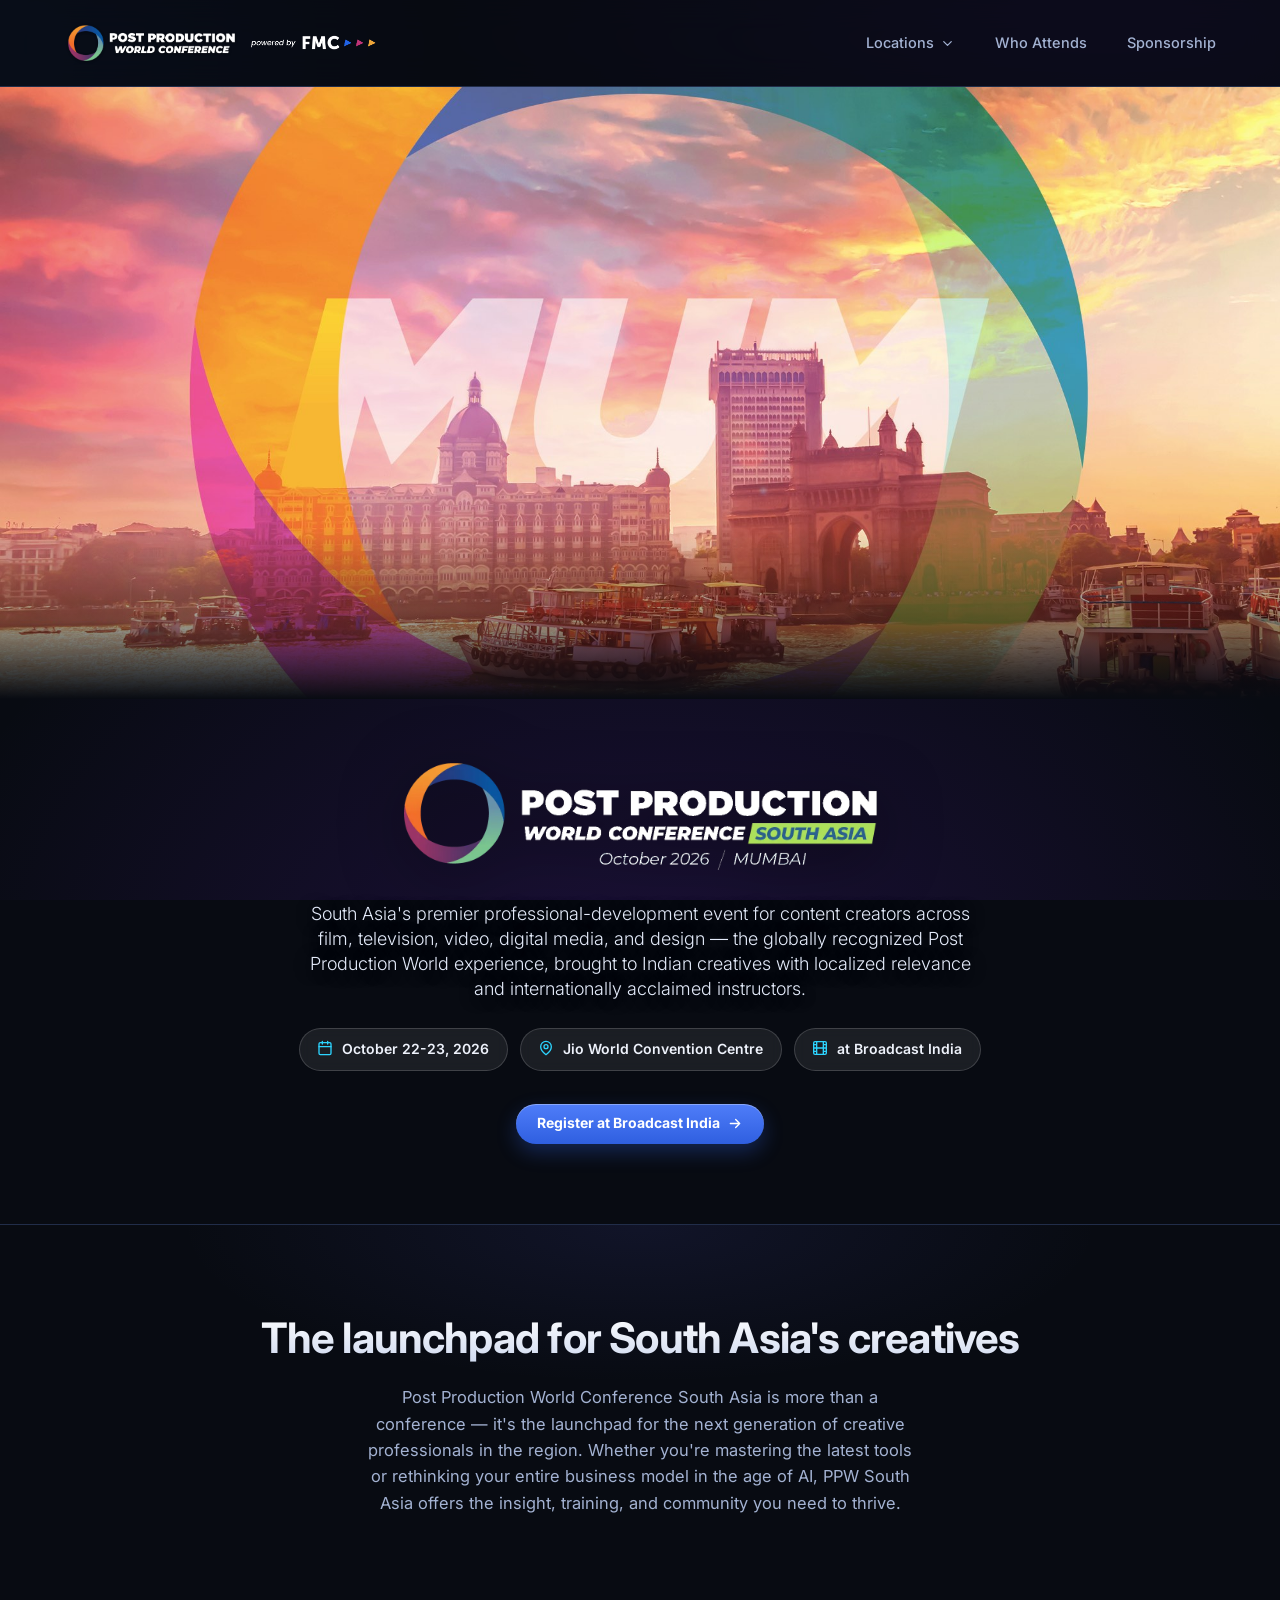
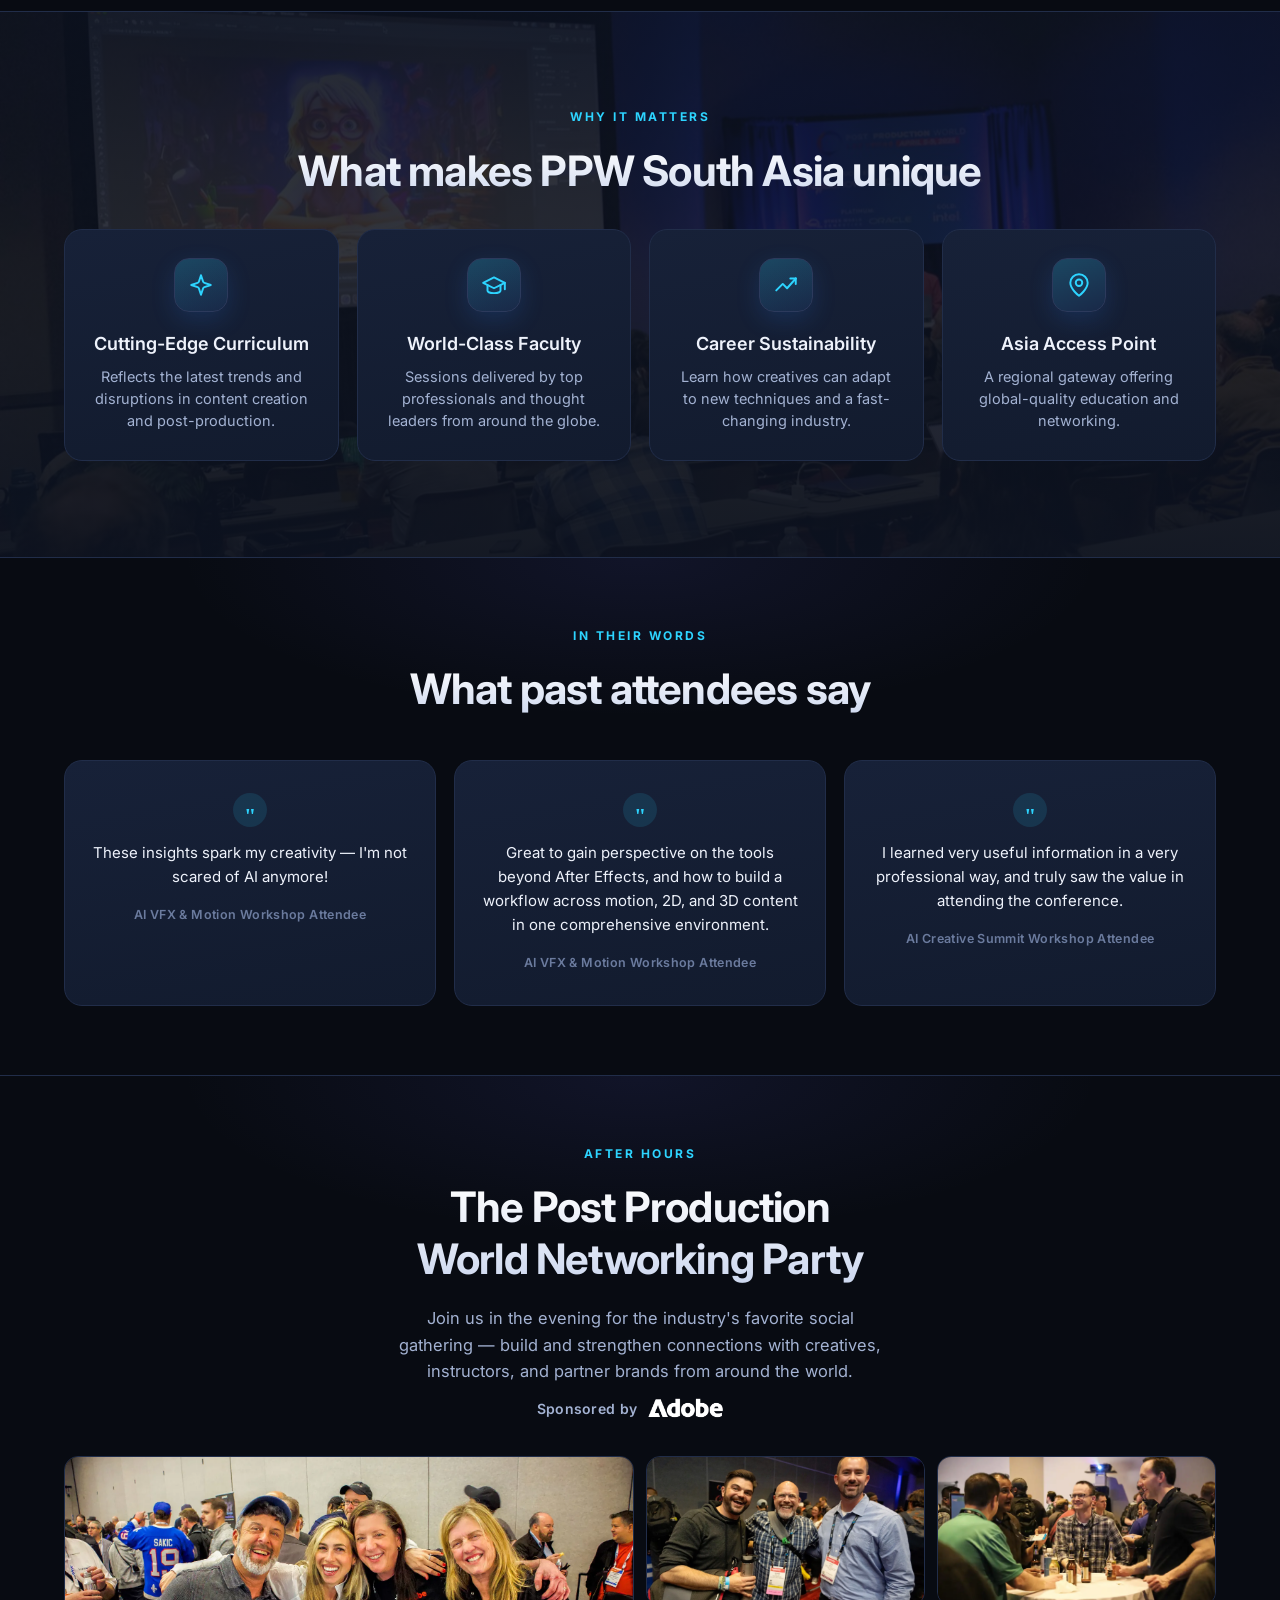
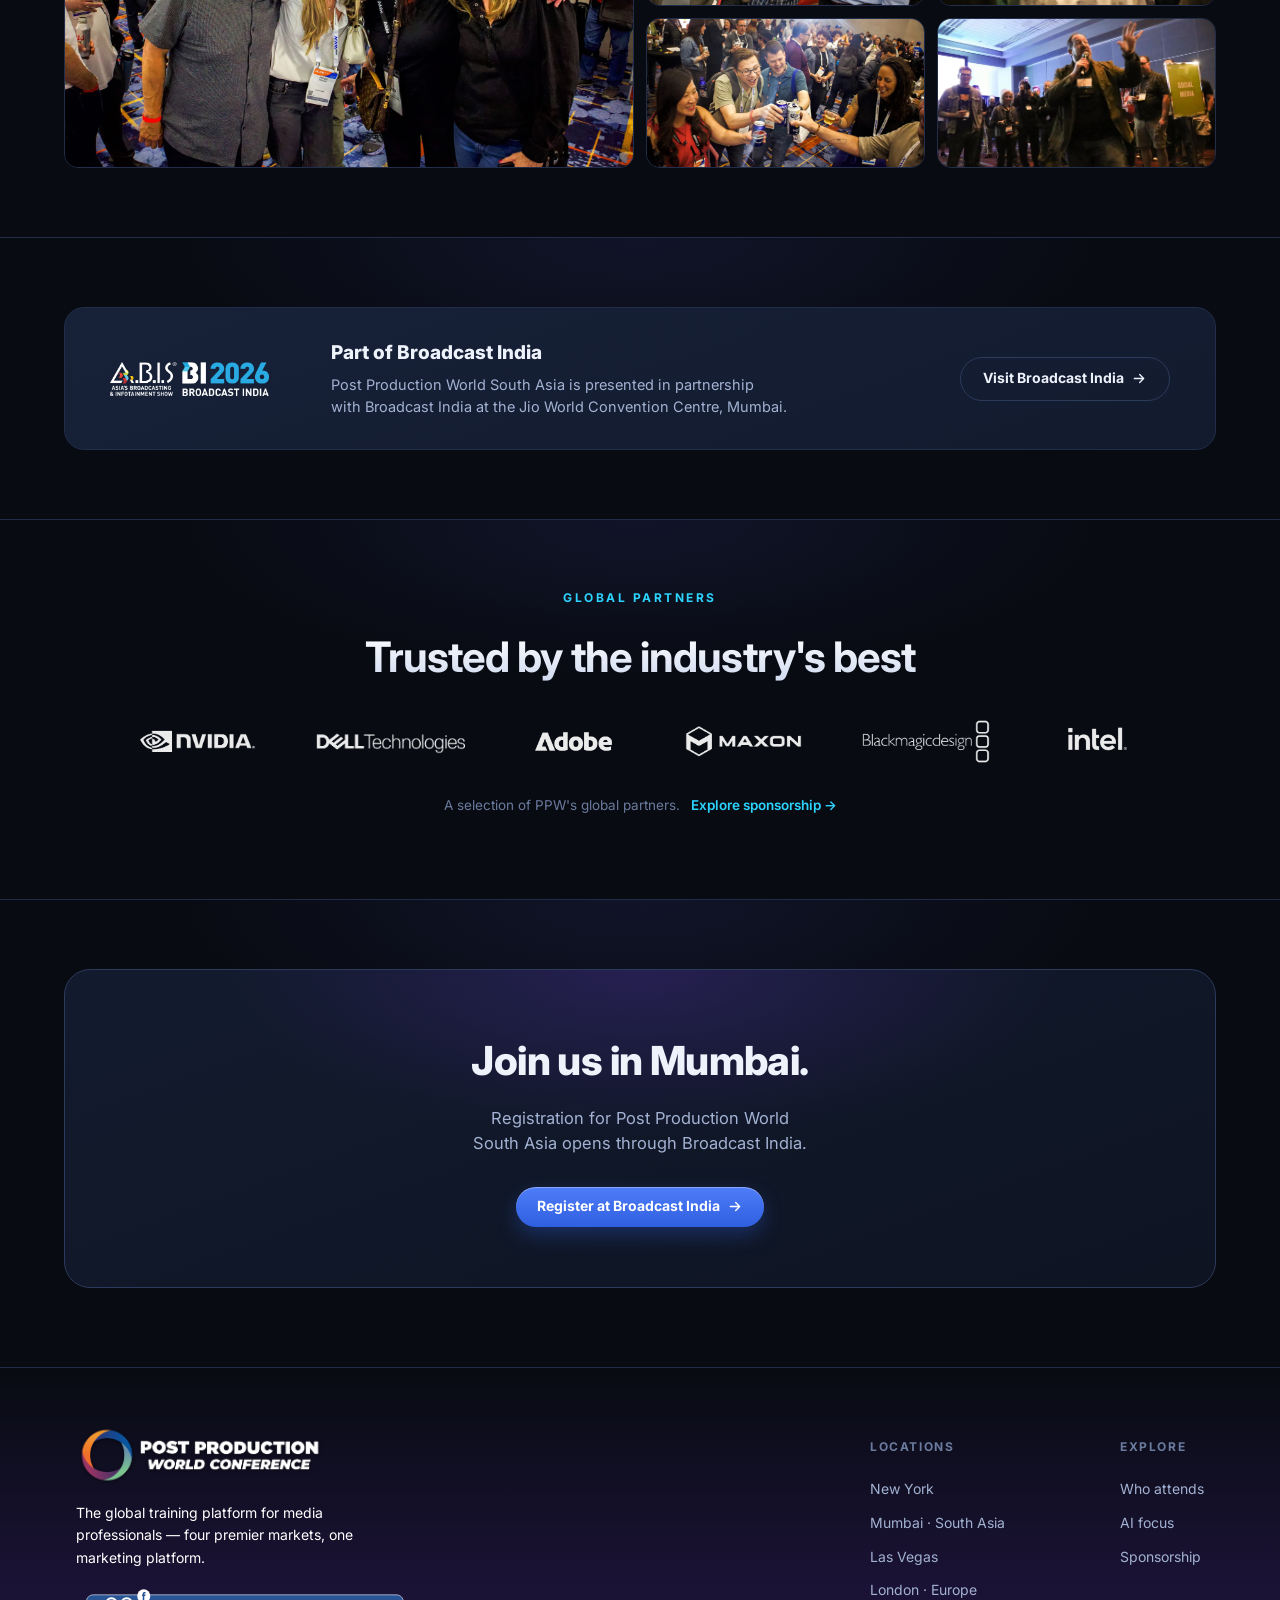
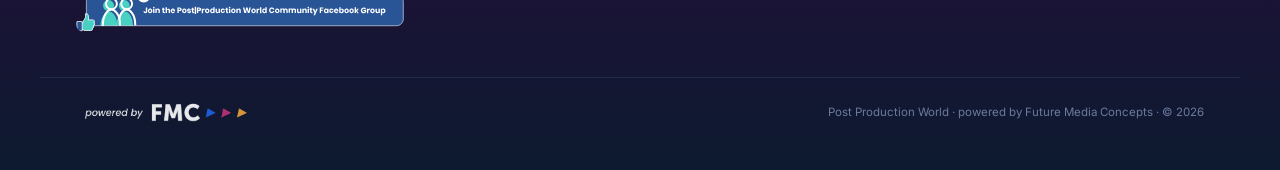
<file: mumbai.html>
<!DOCTYPE html>
<html lang="en">
<head>
<meta charset="UTF-8">
<meta name="viewport" content="width=device-width, initial-scale=1.0, viewport-fit=cover">
<title>Post Production World Conference South Asia — Mumbai</title>
<link rel="preconnect" href="https://api.fontshare.com" crossorigin>
<link href="https://api.fontshare.com/v2/css?f[]=satoshi@400,500,700,900&display=swap" rel="stylesheet">
<link href="https://fonts.googleapis.com/css2?family=Inter:wght@400;500;600;700;800&display=swap" rel="stylesheet">
<link href="ppw-assets/site.css" rel="stylesheet">
<style>
  .temp-hidden{display:none!important}
  .edition-wm{max-width:min(473px,86%);height:auto;margin:0 auto 31px;padding-top:30px;display:block;filter:drop-shadow(0 10px 30px rgba(0,0,0,.5))}
  .cards4{display:grid;grid-template-columns:repeat(4,1fr);gap:18px}
  .cards4 .fcard{text-align:center;display:flex;flex-direction:column;align-items:center}
  .cards4 .fcard p{line-height:1.52}
  #unique-section{padding-top:96px;padding-bottom:96px;position:relative;overflow:hidden}
  #unique-section::after{content:"";position:absolute;inset:0;background:linear-gradient(180deg,rgba(12,18,32,.90),rgba(12,18,32,.84) 45%,rgba(12,18,32,.95)),url(ppw-assets/conf-g1.jpg) center/cover no-repeat;pointer-events:none;z-index:0}
  #unique-section .wrap{position:relative;z-index:1}
  @media(max-width:900px){.cards4{grid-template-columns:1fr 1fr}}
  @media(max-width:560px){.cards4{grid-template-columns:1fr}}
  .sessions{display:grid;grid-template-columns:1fr 1fr;gap:20px;max-width:960px;margin:0 auto;text-align:left}
  @media(max-width:760px){.sessions{grid-template-columns:1fr}}
  .session-card{background:linear-gradient(170deg,var(--panel-2),var(--panel));border:1px solid var(--line);border-radius:18px;padding:28px 26px}
  .session-time{display:inline-flex;align-items:center;gap:7px;font-size:12.5px;font-weight:700;letter-spacing:.06em;color:var(--accent-2);background:rgba(45,212,255,.1);border:1px solid var(--line-2);border-radius:999px;padding:5px 13px;margin-bottom:14px}
  .session-card h3{font-family:"Satoshi","Inter",sans-serif;font-size:19px;font-weight:700;margin:0 0 10px;color:var(--ink)}
  .session-card p{margin:0;color:var(--ink-dim);font-size:14.5px;line-height:1.6}
  .presenter{display:flex;gap:30px;align-items:center;max-width:900px;margin:0 auto;background:linear-gradient(160deg,rgba(59,130,246,.1),rgba(45,212,255,.03));border:1px solid var(--line-2);border-radius:24px;padding:34px;text-align:left}
  @media(max-width:640px){.presenter{flex-direction:column;text-align:center;padding:28px}}
  .presenter-av{flex:none;width:130px;height:130px;border-radius:50%;object-fit:cover;box-shadow:0 14px 40px rgba(99,102,241,.4)}
  .presenter h3{font-family:"Satoshi","Inter",sans-serif;font-size:23px;margin:0 0 4px;color:var(--ink)}
  .presenter .role{color:var(--accent-2);font-weight:600;font-size:14px;margin:0 0 12px}
  .presenter p{margin:0;color:var(--ink-dim);font-size:14.5px;line-height:1.6}
  .pricing-card{max-width:540px;margin:0 auto;text-align:center;border:1px solid var(--line-2);border-radius:24px;padding:44px 40px;background:linear-gradient(160deg,rgba(124,58,237,.14),rgba(45,212,255,.05))}
  .pricing-card .plabel{font-size:12.5px;letter-spacing:.14em;text-transform:uppercase;color:var(--ink-faint);font-weight:700}
  .pricing-card .price{font-family:"Satoshi","Inter",sans-serif;font-weight:900;font-size:clamp(34px,5vw,46px);color:#fff;letter-spacing:-1px;margin:10px 0 4px}
  .pricing-card .psub{color:var(--ink-dim);font-size:14.5px;margin:0 auto 24px;max-width:400px;line-height:1.6}
  .tcards{display:grid;grid-template-columns:repeat(3,1fr);gap:18px;text-align:center;margin-top:39px}
  @media(max-width:820px){.tcards{grid-template-columns:1fr}}
  .tcard{background:linear-gradient(170deg,var(--panel-2),var(--panel));border:1px solid var(--line);border-radius:18px;padding:32px 26px;display:flex;flex-direction:column;align-items:center}
  .tcard .quo{width:34px;height:34px;border-radius:50%;background:rgba(45,212,255,.12);color:var(--accent-2);display:flex;align-items:center;justify-content:center;font-size:22px;line-height:0;padding-top:12px;font-family:Georgia,serif;font-weight:700;margin-bottom:6px}
  .tcard p{color:var(--ink);font-size:15px;line-height:1.6;margin:8px 0 16px}
  .tcard .attr{color:var(--ink-faint);font-size:12.5px;font-weight:600;letter-spacing:.03em}
  .partner-strip{display:flex;flex-wrap:wrap;align-items:center;justify-content:center;gap:26px 40px}
  .partner-strip img{opacity:.92;object-fit:contain}
</style>
</head>
<body>
<svg width="0" height="0" style="position:absolute" aria-hidden="true">
  <symbol id="i-arrow" viewBox="0 0 24 24"><path d="M5 12h14M13 6l6 6-6 6"/></symbol>
  <symbol id="i-chev" viewBox="0 0 24 24"><path d="m6 9 6 6 6-6"/></symbol>
  <symbol id="i-pin" viewBox="0 0 24 24"><path d="M20 10c0 6-8 12-8 12s-8-6-8-12a8 8 0 0 1 16 0Z"/><circle cx="12" cy="10" r="3"/></symbol>
  <symbol id="i-cal" viewBox="0 0 24 24"><rect x="3" y="4" width="18" height="18" rx="2"/><path d="M16 2v4M8 2v4M3 10h18"/></symbol>
  <symbol id="i-clock" viewBox="0 0 24 24"><circle cx="12" cy="12" r="9"/><path d="M12 7v5l3 2"/></symbol>
  <symbol id="i-film" viewBox="0 0 24 24"><rect x="2.5" y="2.5" width="19" height="19" rx="2"/><path d="M7 2.5v19M17 2.5v19M2.5 12h19M2.5 7h4.5M2.5 17h4.5M17 17h4.5M17 7h4.5"/></symbol>
  <symbol id="i-spark" viewBox="0 0 24 24"><path d="m12 3-1.9 5.8a2 2 0 0 1-1.3 1.3L3 12l5.8 1.9a2 2 0 0 1 1.3 1.3L12 21l1.9-5.8a2 2 0 0 1 1.3-1.3L21 12l-5.8-1.9a2 2 0 0 1-1.3-1.3Z"/></symbol>
  <symbol id="i-video" viewBox="0 0 24 24"><path d="m22 8-6 4 6 4V8Z"/><rect x="2" y="6" width="14" height="12" rx="2"/></symbol>
  <symbol id="i-cpu" viewBox="0 0 24 24"><rect x="4" y="4" width="16" height="16" rx="2"/><rect x="9" y="9" width="6" height="6"/><path d="M9 2v2M15 2v2M9 20v2M15 20v2M2 9h2M2 15h2M20 9h2M20 15h2"/></symbol>
  <symbol id="i-phone" viewBox="0 0 24 24"><rect x="5" y="2" width="14" height="20" rx="2.5"/><path d="M12 18h.01"/></symbol>
  <symbol id="i-check" viewBox="0 0 24 24"><path d="M20 6 9 17l-5-5"/></symbol>
  <symbol id="i-party" viewBox="0 0 24 24"><path d="M2 22 13 11M5.5 8.5 9 12M2 22l5.5-1.5M2 22l1.5-5.5"/><path d="M14 6.5a3.5 3.5 0 0 1 3.5-3.5M22 10a3.5 3.5 0 0 0-3.5-3.5M18 13l1 1M14 2l1 1"/></symbol>
  <symbol id="i-grad" viewBox="0 0 24 24"><path d="M22 10 12 5 2 10l10 5 10-5Z"/><path d="M6 12v5c0 1.4 2.7 2.5 6 2.5s6-1.1 6-2.5v-5"/><path d="M22 10v6"/></symbol>
  <symbol id="i-trend" viewBox="0 0 24 24"><path d="M3 17 9 11 13 15 21 6"/><path d="M21 6h-5"/><path d="M21 6v5"/></symbol>
</svg>
<header class="nav">
  <div class="nav-inner">
    <a href="index.html" class="nav-brand"><img class="nb-ppw" src="ppw-assets/ppw-logo.webp" alt="Post Production World"><img class="nb-fmc" src="ppw-assets/fmc-logo.webp" alt="FMC"></a>
    <nav class="nav-links">
      <div class="dd">
        <button class="dd-btn" aria-haspopup="true">Locations <svg class="ic"><use href="#i-chev"/></svg></button>
        <div class="dd-menu" role="menu">
          <a href="new-york.html"><span class="lft"><svg class="ic"><use href="#i-pin"/></svg><span class="c">New York</span></span><span class="d">Oct 20-21, 2026</span></a>
          <a href="mumbai.html"><span class="lft"><svg class="ic"><use href="#i-pin"/></svg><span class="c">Mumbai · South Asia</span></span><span class="d">Oct 22-23, 2026</span></a>
          <a href="vegas.html"><span class="lft"><svg class="ic"><use href="#i-pin"/></svg><span class="c">Las Vegas</span></span><span class="d">Apr 2027</span></a>
          <a href="london.html"><span class="lft"><svg class="ic"><use href="#i-pin"/></svg><span class="c">London · Europe</span></span><span class="d">May 2027</span></a>
        </div>
      </div>
      <a href="index.html#attendees">Who Attends</a>
      <a href="ppw-sponsorships.html">Sponsorship</a>
    </nav>
  </div>
</header>

<div class="edition-banner" style="background-image:url(ppw-assets/city-mumbai-hi.jpg)"></div>
<section class="edition-intro">
  <div class="wrap">
    <div class="reg-status"><span class="dot"></span>Registration via Broadcast India</div>
    <img class="edition-wm" src="ppw-assets/wm-mumbai-sa.webp" alt="Post Production World Conference South Asia — Mumbai">
    <p class="hero-sub">South Asia's premier professional-development event for content creators across film, television, video, digital media, and design — the globally recognized Post Production World experience, brought to Indian creatives with localized relevance and internationally acclaimed instructors.</p>
    <div class="hero-meta">
      <span><svg class="ic"><use href="#i-cal"/></svg>October 22-23, 2026</span>
      <span><svg class="ic"><use href="#i-pin"/></svg>Jio World Convention Centre</span>
      <span><svg class="ic"><use href="#i-film"/></svg>at Broadcast India</span>
    </div>
    <div class="hero-cta">
      <a class="btn reg-btn" href="https://www.abishow.com" target="_blank" rel="noopener"><span class="bt">Register at Broadcast India</span> <svg class="ic"><use href="#i-arrow"/></svg></a>
    </div>
  </div>
</section>

<section class="block">
  <div class="wrap">
    <div class="sec-head center">
      <h2 class="sec-title">The launchpad for South Asia's creatives</h2>
      <p class="sec-desc">Post Production World Conference South Asia is more than a conference — it's the launchpad for the next generation of creative professionals in the region. Whether you're mastering the latest tools or rethinking your entire business model in the age of AI, PPW South Asia offers the insight, training, and community you need to thrive.</p>
    </div>
  </div>
</section>

<section class="block" id="unique-section">
  <div class="wrap">
    <div class="sec-head center"><div class="sec-kicker">Why it matters</div><h2 class="sec-title">What makes PPW South Asia unique</h2></div>
    <div class="cards4">
      <div class="fcard"><div class="ibox"><svg class="ic"><use href="#i-spark"/></svg></div><h3>Cutting-Edge Curriculum</h3><p>Reflects the latest trends and disruptions in content creation and post-production.</p></div>
      <div class="fcard"><div class="ibox"><svg class="ic"><use href="#i-grad"/></svg></div><h3>World-Class Faculty</h3><p>Sessions delivered by top professionals and thought leaders from around the globe.</p></div>
      <div class="fcard"><div class="ibox"><svg class="ic"><use href="#i-trend"/></svg></div><h3>Career Sustainability</h3><p>Learn how creatives can adapt to new techniques and a fast-changing industry.</p></div>
      <div class="fcard"><div class="ibox"><svg class="ic"><use href="#i-pin"/></svg></div><h3>Asia Access Point</h3><p>A regional gateway offering global-quality education and networking.</p></div>
    </div>
  </div>
</section>

<section class="block temp-hidden">
  <div class="wrap">
    <div class="sec-head center"><div class="sec-kicker">The audience</div><h2 class="sec-title">Who should attend</h2></div>
    <div class="cards3">
      <div class="fcard"><div class="ibox"><svg class="ic"><use href="#i-film"/></svg></div><h3>Video Editors</h3><p>Editors and finishing professionals across film, TV, and streaming.</p></div>
      <div class="fcard"><div class="ibox"><svg class="ic"><use href="#i-spark"/></svg></div><h3>Motion &amp; VFX Artists</h3><p>Motion graphics and VFX artists building for screen and brands.</p></div>
      <div class="fcard"><div class="ibox"><svg class="ic"><use href="#i-video"/></svg></div><h3>Broadcast &amp; Corporate Producers</h3><p>Producers creating for broadcast and corporate video at scale.</p></div>
      <div class="fcard"><div class="ibox"><svg class="ic"><use href="#i-phone"/></svg></div><h3>Social Content Creators</h3><p>Social-first creators scaling output across every platform.</p></div>
      <div class="fcard"><div class="ibox"><svg class="ic"><use href="#i-cpu"/></svg></div><h3>AI Creatives</h3><p>Creatives adopting generative and AI-assisted production tools.</p></div>
      <div class="fcard"><div class="ibox"><svg class="ic"><use href="#i-party"/></svg></div><h3>The whole community</h3><p>South Asia's creative professionals, together at Broadcast India.</p></div>
    </div>
  </div>
</section>

<section class="block temp-hidden">
  <div class="wrap">
    <div class="sec-head center"><div class="sec-kicker">A focus on AI</div><h2 class="sec-title">Why AI training matters</h2>
      <p class="sec-desc">AI is transforming how content is created, edited, and delivered — from automating repetitive editing tasks to enhancing visual storytelling with VFX and motion graphics. This program gives you the practical knowledge and hands-on skills to integrate AI into your creative process — saving time, boosting efficiency, and expanding what's possible. Workshops are led by an industry-recognized trainer from FMC and NAB Show.</p>
    </div>
  </div>
</section>

<section class="block temp-hidden">
  <div class="wrap">
    <div class="sec-head center"><div class="sec-kicker">Session information</div><h2 class="sec-title">Two expert-led AI sessions</h2>
      <p class="sec-desc">Each workshop covers a specific area of AI in content creation, focused on practical, real-world application.</p></div>
    <div class="sessions">
      <div class="session-card">
        <span class="session-time"><svg class="ic" style="width:14px;height:14px"><use href="#i-clock"/></svg>11:00 – 13:30</span>
        <h3>AI Video Editing — Enhance editing workflows with AI automation</h3>
        <p>For freelance and broadcast editors, particularly in news and documentary. Explore the integration of AI and machine-learning technologies in video editing with tools like DaVinci Resolve and Premiere Pro — and how these advancements can creatively enhance your work and expand your professional opportunities.</p>
      </div>
      <div class="session-card">
        <span class="session-time"><svg class="ic" style="width:14px;height:14px"><use href="#i-clock"/></svg>15:00 – 17:00</span>
        <h3>AI Motion Graphics &amp; VFX — Leverage AI for advanced animation and effects</h3>
        <p>A journey through AI-enhanced VFX and motion graphics using tools like Firefly and Runway for tasks such as rotoscoping and animation — a comprehensive look at how AI streamlines post-production while emphasizing the irreplaceable value of human creativity.</p>
      </div>
    </div>
  </div>
</section>

<section class="block temp-hidden">
  <div class="wrap">
    <div class="sec-head center"><div class="sec-kicker">Your instructor</div><h2 class="sec-title">Presenter</h2></div>
    <div class="presenter">
      <img class="presenter-av" src="ppw-assets/luisa-winters.jpg" alt="Luisa Winters">
      <div>
        <h3>Luisa Winters</h3>
        <p class="role">Subject-Matter Expert · Adobe Certified Instructor</p>
        <p>Luisa Winters is an instructor and consultant specializing in Adobe products. She consults for broadcast, advertising, and corporate organizations and teaches at training centers across the United States and abroad. A well-known artist and frequent conference speaker on everything from video editing to compositing and web production, Luisa brings over 30 years of experience in video production and cinematography to every session.</p>
      </div>
    </div>
  </div>
</section>

<section class="block temp-hidden">
  <div class="wrap">
    <div class="sec-head center"><div class="sec-kicker">Pricing</div><h2 class="sec-title">Workshop pass</h2></div>
    <div class="pricing-card">
      <div class="plabel">Post Production World South Asia</div>
      <div class="price">INR 5,000</div>
      <p class="psub">+ taxes, per session. Gain access to expert-led sessions, learn AI-powered workflows, and connect with the best minds in post-production.</p>
      <a class="btn reg-btn" href="https://www.abishow.com" target="_blank" rel="noopener"><span class="bt">Register at Broadcast India</span> <svg class="ic"><use href="#i-arrow"/></svg></a>
    </div>
  </div>
</section>

<section class="block">
  <div class="wrap">
    <div class="sec-head center"><div class="sec-kicker">In their words</div><h2 class="sec-title">What past attendees say</h2></div>
    <div class="tcards">
      <div class="tcard"><div class="quo">"</div><p>These insights spark my creativity — I'm not scared of AI anymore!</p><div class="attr">AI VFX &amp; Motion Workshop Attendee</div></div>
      <div class="tcard"><div class="quo">"</div><p>Great to gain perspective on the tools beyond After Effects, and how to build a workflow across motion, 2D, and 3D content in one comprehensive environment.</p><div class="attr">AI VFX &amp; Motion Workshop Attendee</div></div>
      <div class="tcard"><div class="quo">"</div><p>I learned very useful information in a very professional way, and truly saw the value in attending the conference.</p><div class="attr">AI Creative Summit Workshop Attendee</div></div>
    </div>
  </div>
</section>

<section class="block" id="networking">
  <div class="wrap">
    <div class="sec-head center" style="margin-bottom:20px"><div class="sec-kicker">After hours</div><h2 class="sec-title">The Post Production World Networking Party</h2><p class="sec-desc" style="margin-inline:auto">Join us in the evening for the industry's favorite social gathering — build and strengthen connections with creatives, instructors, and partner brands from around the world.</p></div>
    <div class="spon-by"><span>Sponsored by</span><img src="ppw-assets/spon-adobe.webp" alt="Adobe"></div>
    <div class="collage">
      <a class="big" href="ppw-assets/pty-029.webp" target="_blank"><img src="ppw-assets/pty-029.webp" alt="PPW networking party" loading="lazy"></a>
      <a href="ppw-assets/pty-118.webp" target="_blank"><img src="ppw-assets/pty-118.webp" alt="PPW networking party" loading="lazy"></a>
      <a href="ppw-assets/g-net-13.webp" target="_blank"><img src="ppw-assets/g-net-13.webp" alt="PPW networking party" loading="lazy"></a>
      <a href="ppw-assets/pty-030.webp" target="_blank"><img src="ppw-assets/pty-030.webp" alt="PPW networking party" loading="lazy"></a>
      <a href="ppw-assets/g-net-06.webp" target="_blank"><img src="ppw-assets/g-net-06.webp" alt="PPW networking party" loading="lazy"></a>
    </div>
  </div>
</section>

<section class="block">
  <div class="wrap">
    <div class="host-mod">
      <img class="host-logo" src="ppw-assets/host-abi.png" alt="Broadcast India" style="margin-right:34px">
      <div class="host-text"><h3>Part of Broadcast India</h3><p>Post Production World South Asia is presented in partnership with Broadcast India at the Jio World Convention Centre, Mumbai.</p></div>
      <a class="btn ghost" href="https://www.abishow.com" target="_blank" rel="noopener"><span class="bt">Visit Broadcast India</span> <svg class="ic"><use href="#i-arrow"/></svg></a>
    </div>
  </div>
</section>

<section class="block">
  <div class="wrap">
    <div class="sec-head center trusted"><div class="sec-kicker">Global partners</div><h2 class="sec-title">Trusted by the industry's best</h2></div>
    <div class="partner-strip">
      <img src="ppw-assets/spon-nvidia.webp" alt="NVIDIA" style="height:44px">
      <img src="ppw-assets/spon-dell.webp" alt="Dell Technologies" style="height:52px;transform:translateY(2px)">
      <img src="ppw-assets/spon-adobe.webp" alt="Adobe" style="height:37px">
      <img src="ppw-assets/spon-maxon.webp" alt="Maxon" style="height:44px">
      <img src="ppw-assets/spon-bmd-ko.webp" alt="Blackmagic Design" style="height:45px">
      <img src="ppw-assets/spon-intel-ko.webp" alt="Intel" style="height:36px;transform:translateY(-2px)">
    </div>
    <p class="partner-note">A selection of PPW's global partners. <a href="ppw-sponsorships.html">Explore sponsorship &rarr;</a></p>
  </div>
</section>

<section class="block">
  <div class="wrap">
    <div class="cta-strip">
      <div class="glow"></div>
      <h2>Join us in Mumbai.</h2>
      <p>Registration for Post Production World South Asia opens through Broadcast India.</p>
      <div class="hero-cta"><a class="btn reg-btn" href="https://www.abishow.com" target="_blank" rel="noopener"><span class="bt">Register at Broadcast India</span> <svg class="ic"><use href="#i-arrow"/></svg></a></div>
    </div>
  </div>
</section>

<footer>
  <div class="foot-glow"></div>
  <div class="wrap foot-inner">
    <div class="foot-brand">
      <img class="foot-ppw" src="ppw-assets/ppw-logo.webp" alt="Post Production World Conference">
      <p>The global training platform for media professionals — four premier markets, one marketing platform.</p>
      <a class="fb-link" href="https://www.facebook.com/groups/postproductionworld" target="_blank" rel="noopener"><img src="ppw-assets/fb-group.svg" alt="Join the Facebook Group"></a>
    </div>
    <div class="foot-col">
      <h4>Locations</h4>
      <a href="new-york.html">New York</a>
      <a href="mumbai.html">Mumbai · South Asia</a>
      <a href="vegas.html">Las Vegas</a>
      <a href="london.html">London · Europe</a>
    </div>
    <div class="foot-col">
      <h4>Explore</h4>
      <a href="index.html#attendees">Who attends</a>
      <a href="index.html#ai">AI focus</a>
      <a href="ppw-sponsorships.html">Sponsorship</a>
    </div>
  </div>
  <div class="wrap foot-bottom">
    <img class="foot-fmc" src="ppw-assets/fmc-logo.webp" alt="Powered by FMC — Future Media Concepts">
    <div class="small">Post Production World · powered by Future Media Concepts · © 2026</div>
  </div>
</footer>
<script>(function(){try{var els=[].slice.call(document.querySelectorAll("section.block .sec-head,.loc,.who,.fcard,.session-card,.presenter,.pricing-card,.tcard,.host-mod,.cta-strip,.partner-strip"));els.forEach(function(el){el.classList.add("reveal");});function check(){var h=window.innerHeight||800;for(var i=els.length-1;i>=0;i--){if(els[i].getBoundingClientRect().top<h*0.9){els[i].classList.add("in");els.splice(i,1);}}}check();window.addEventListener("scroll",check,{passive:true});window.addEventListener("resize",check);setTimeout(check,250);setTimeout(function(){els.forEach(function(el){el.classList.add("in");});els=[];},2600);}catch(e){}})();</script>
</body>
</html>
</file>
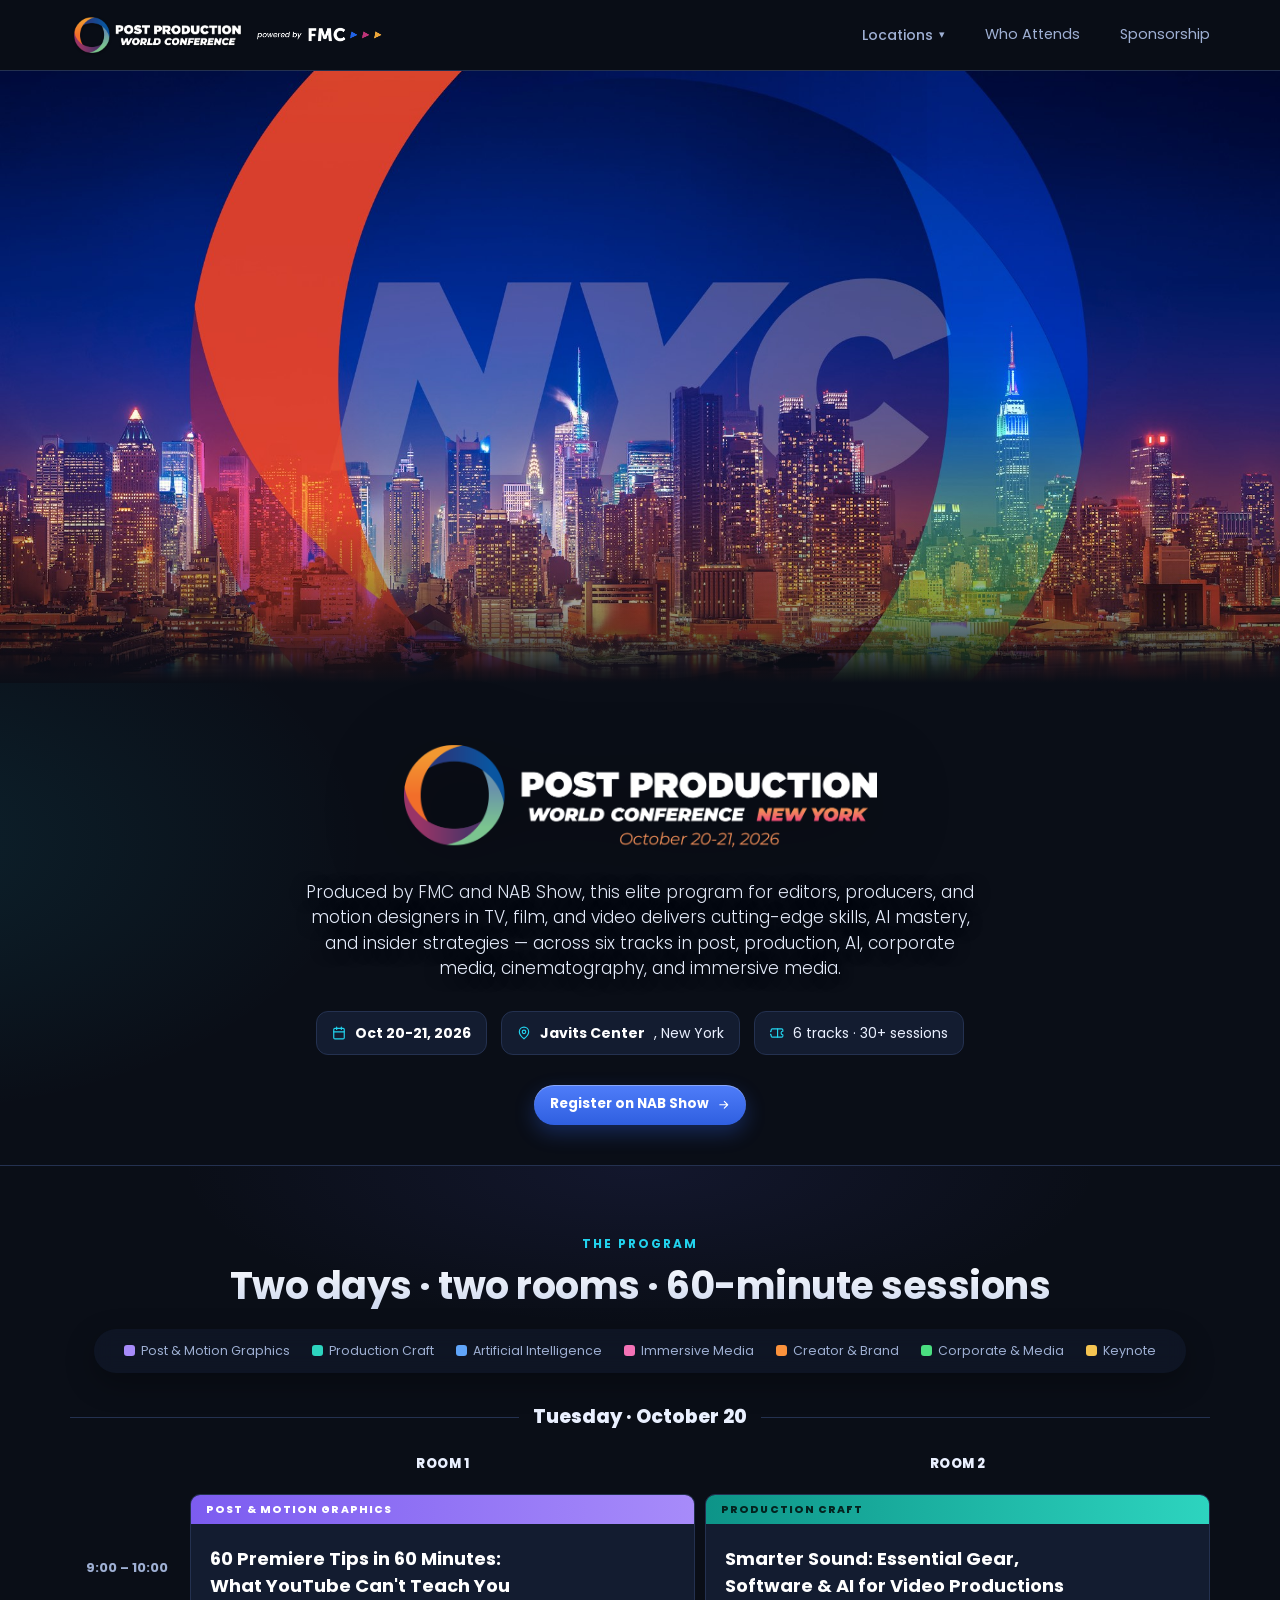
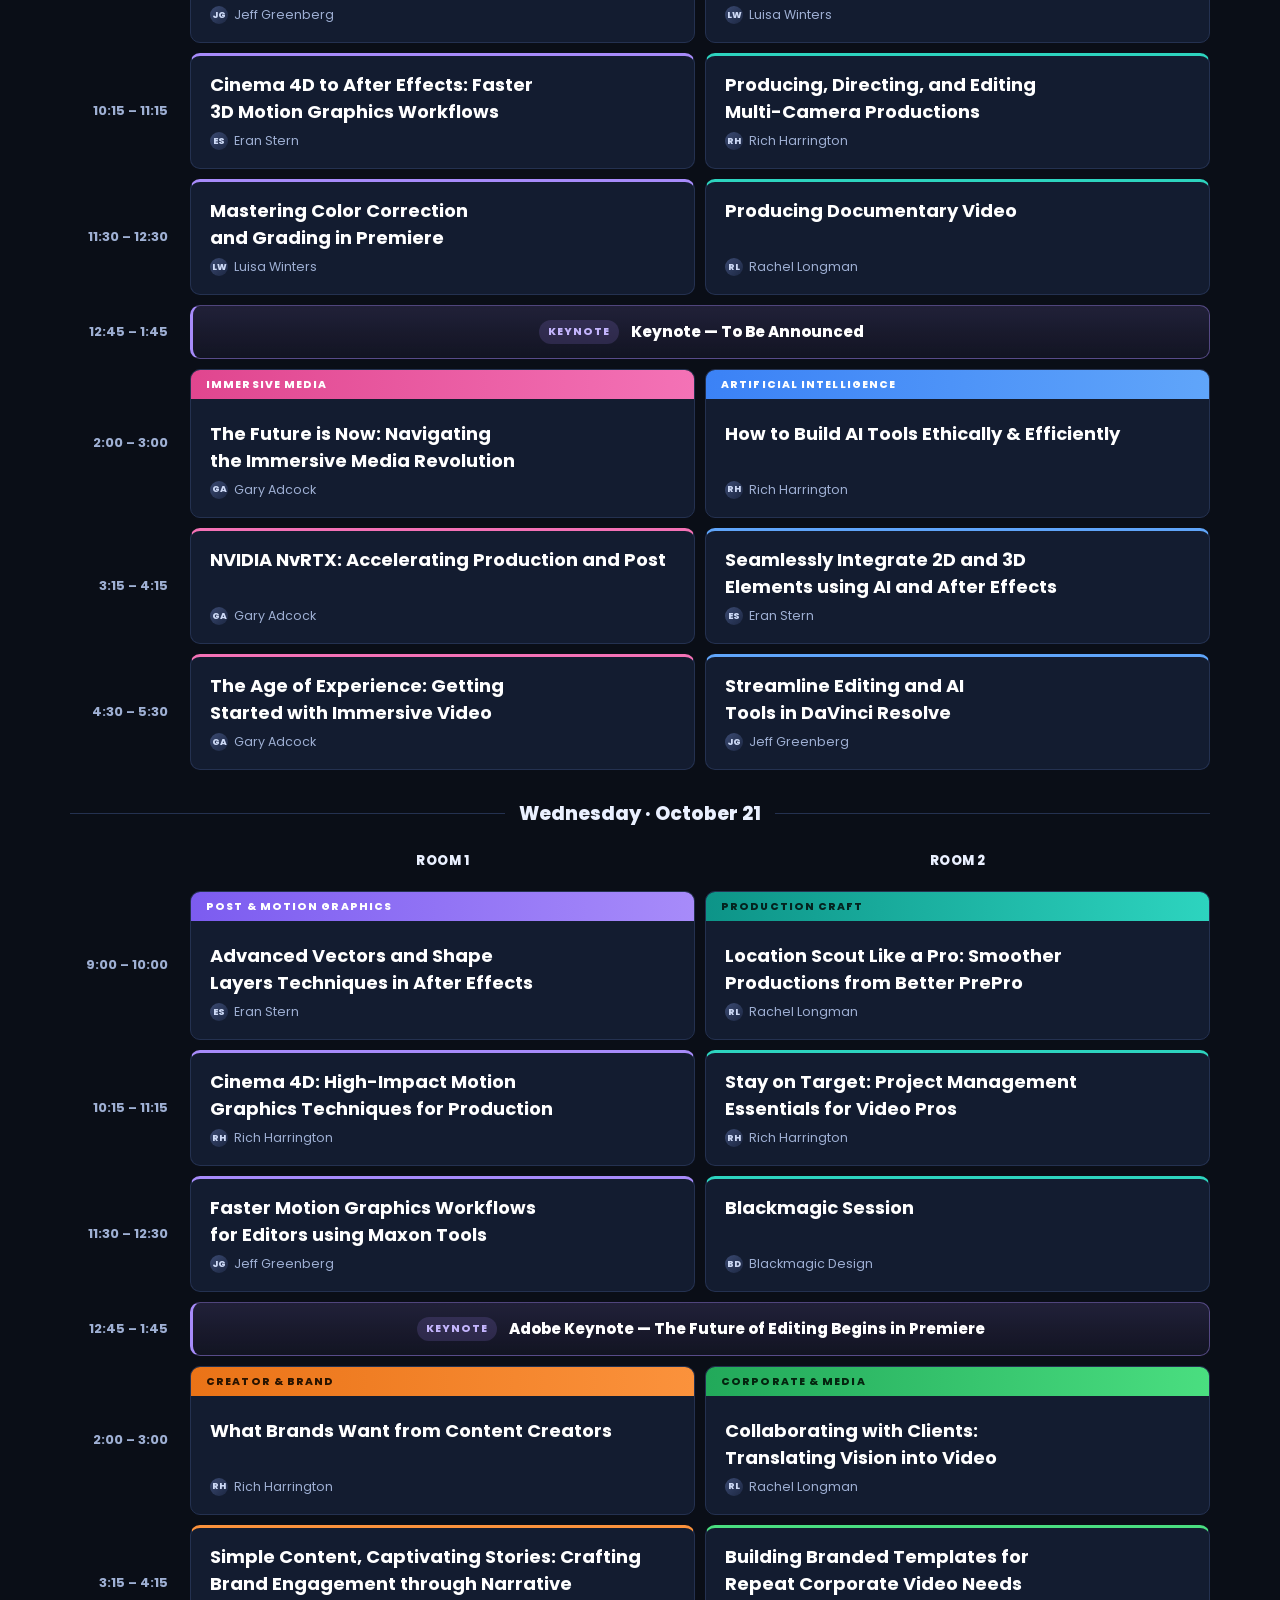
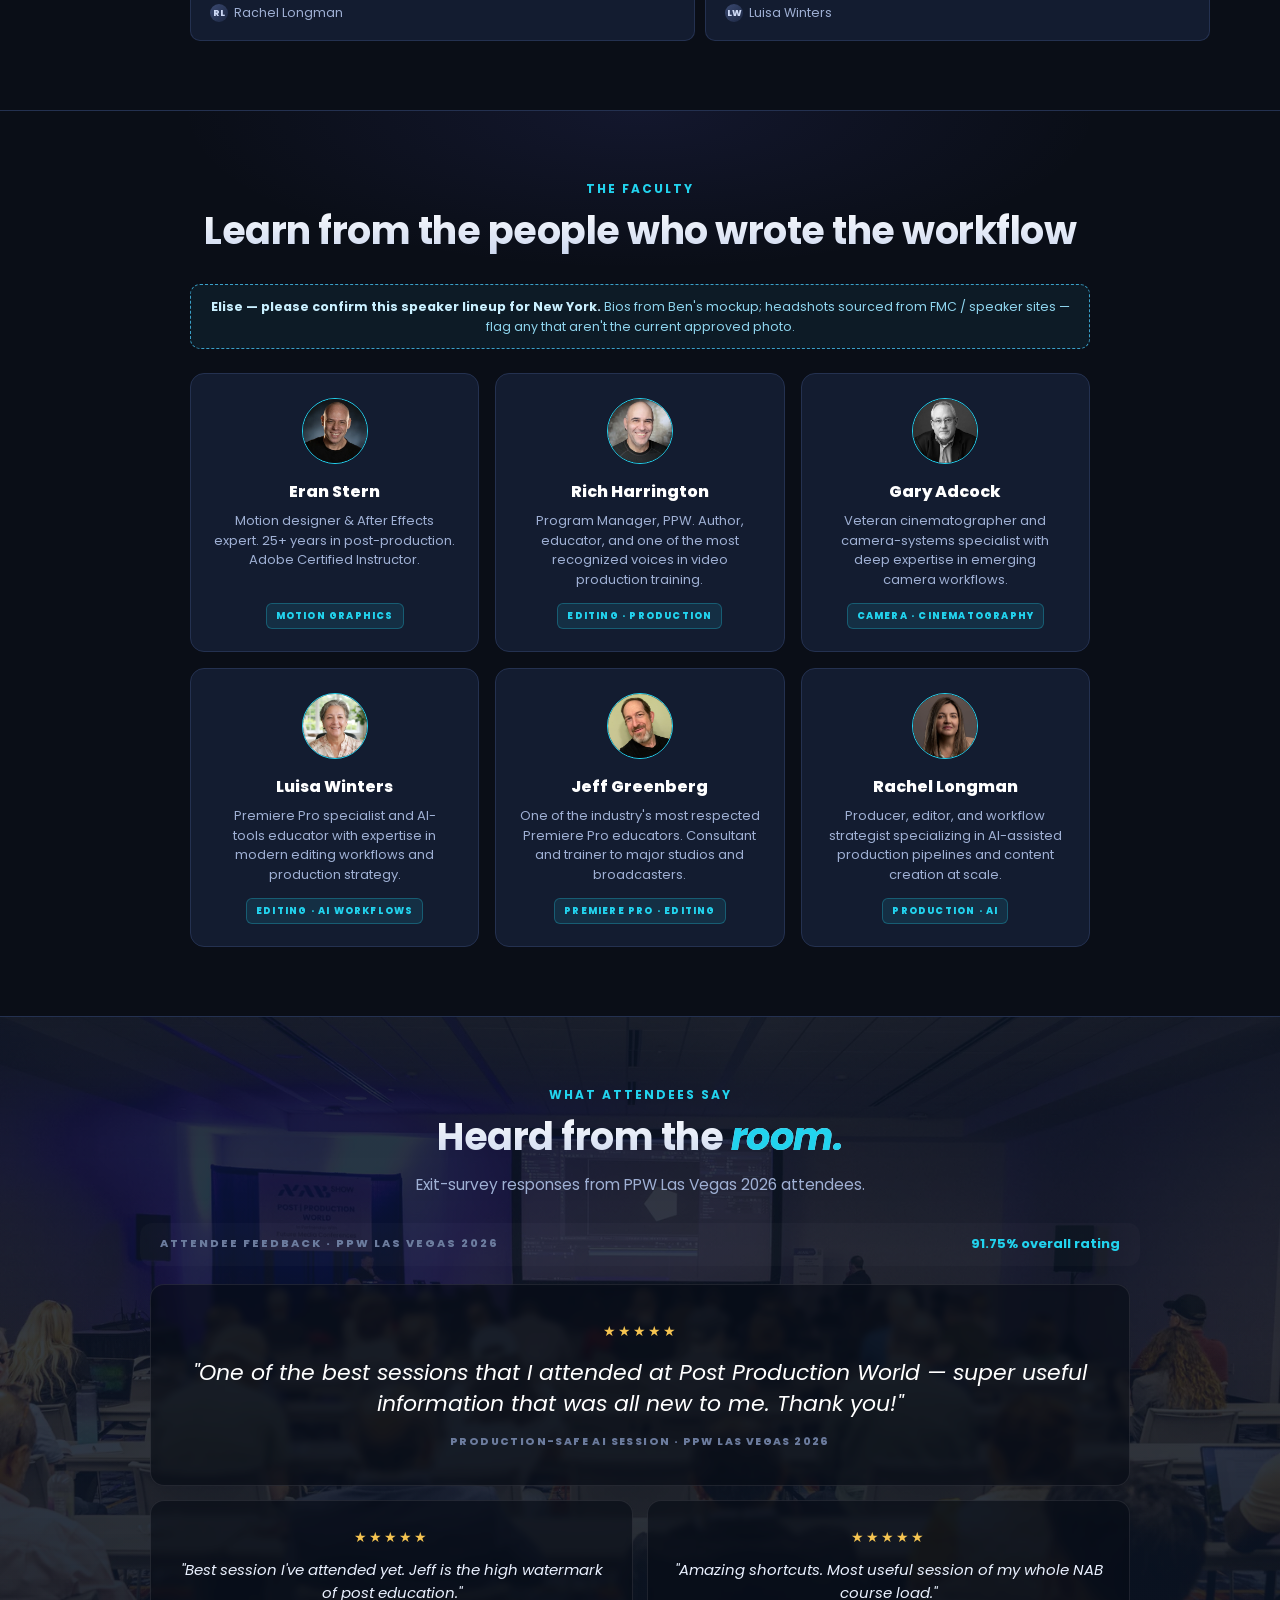
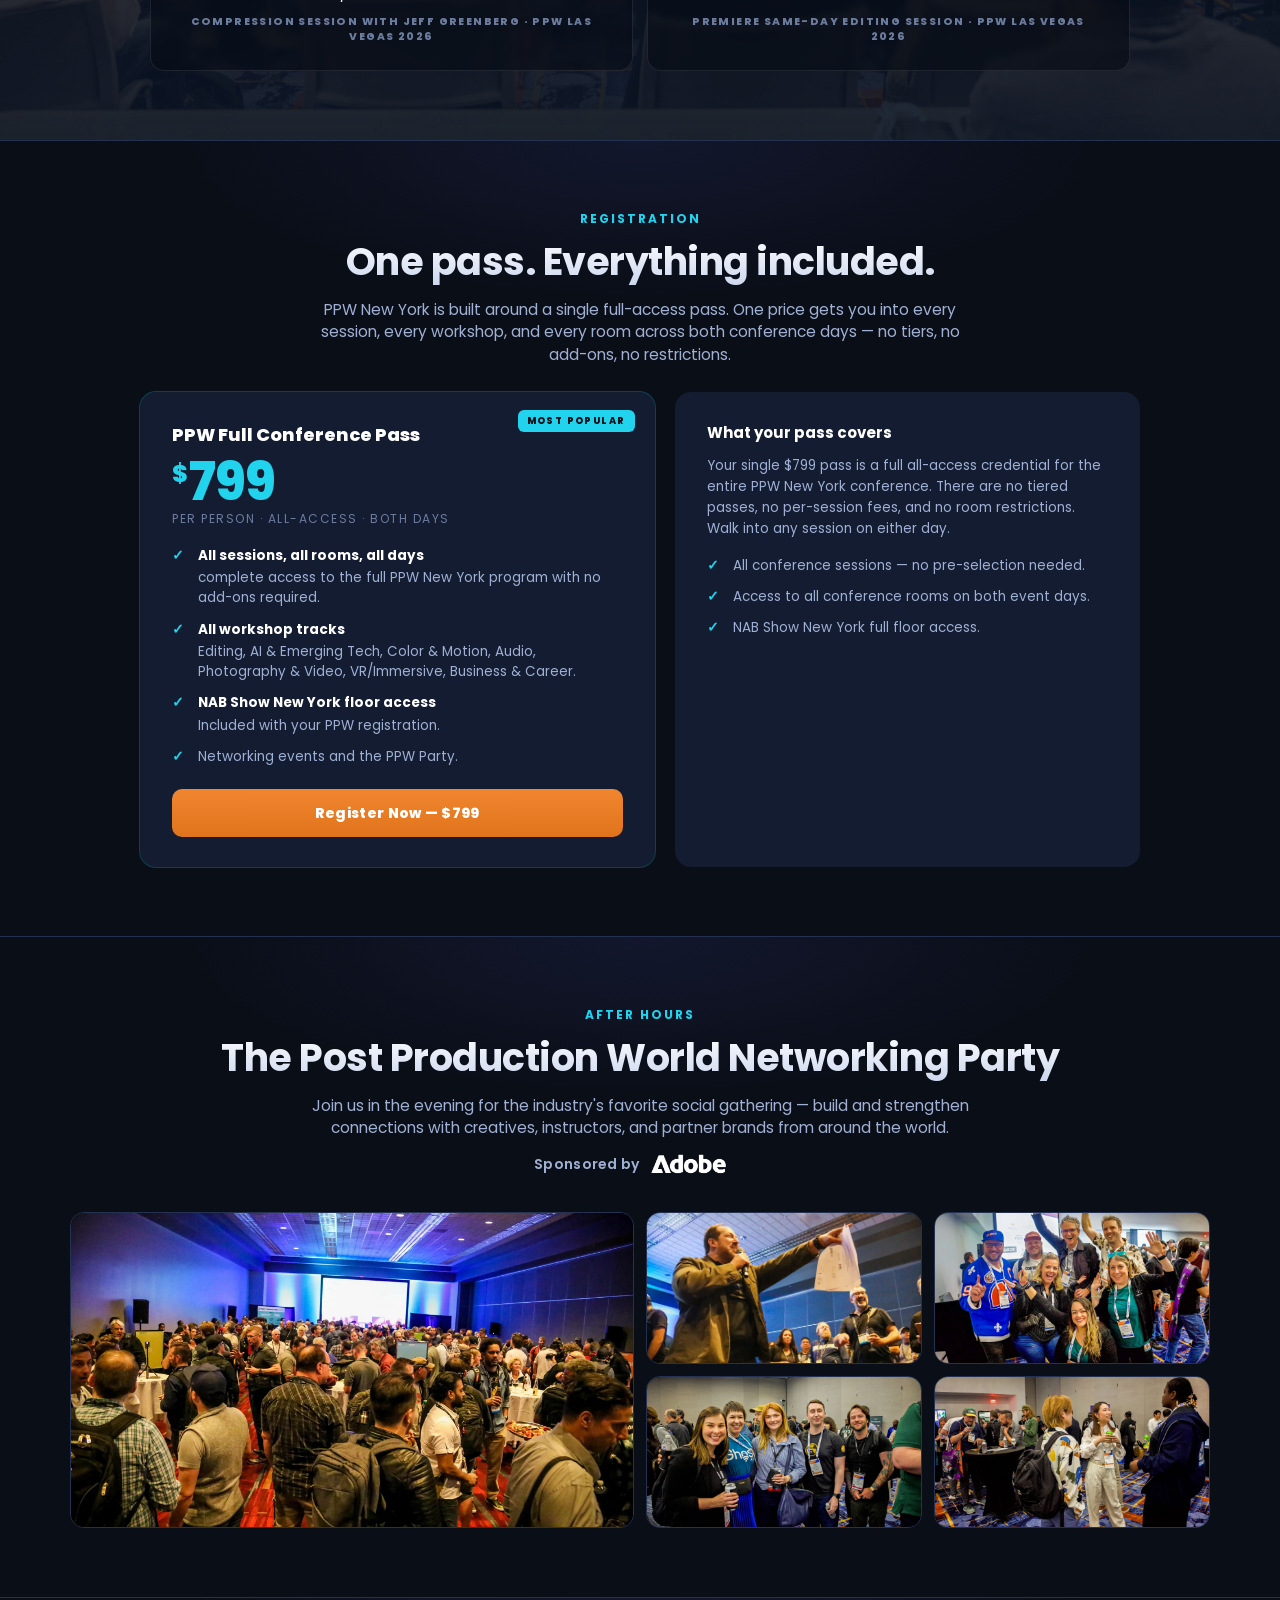
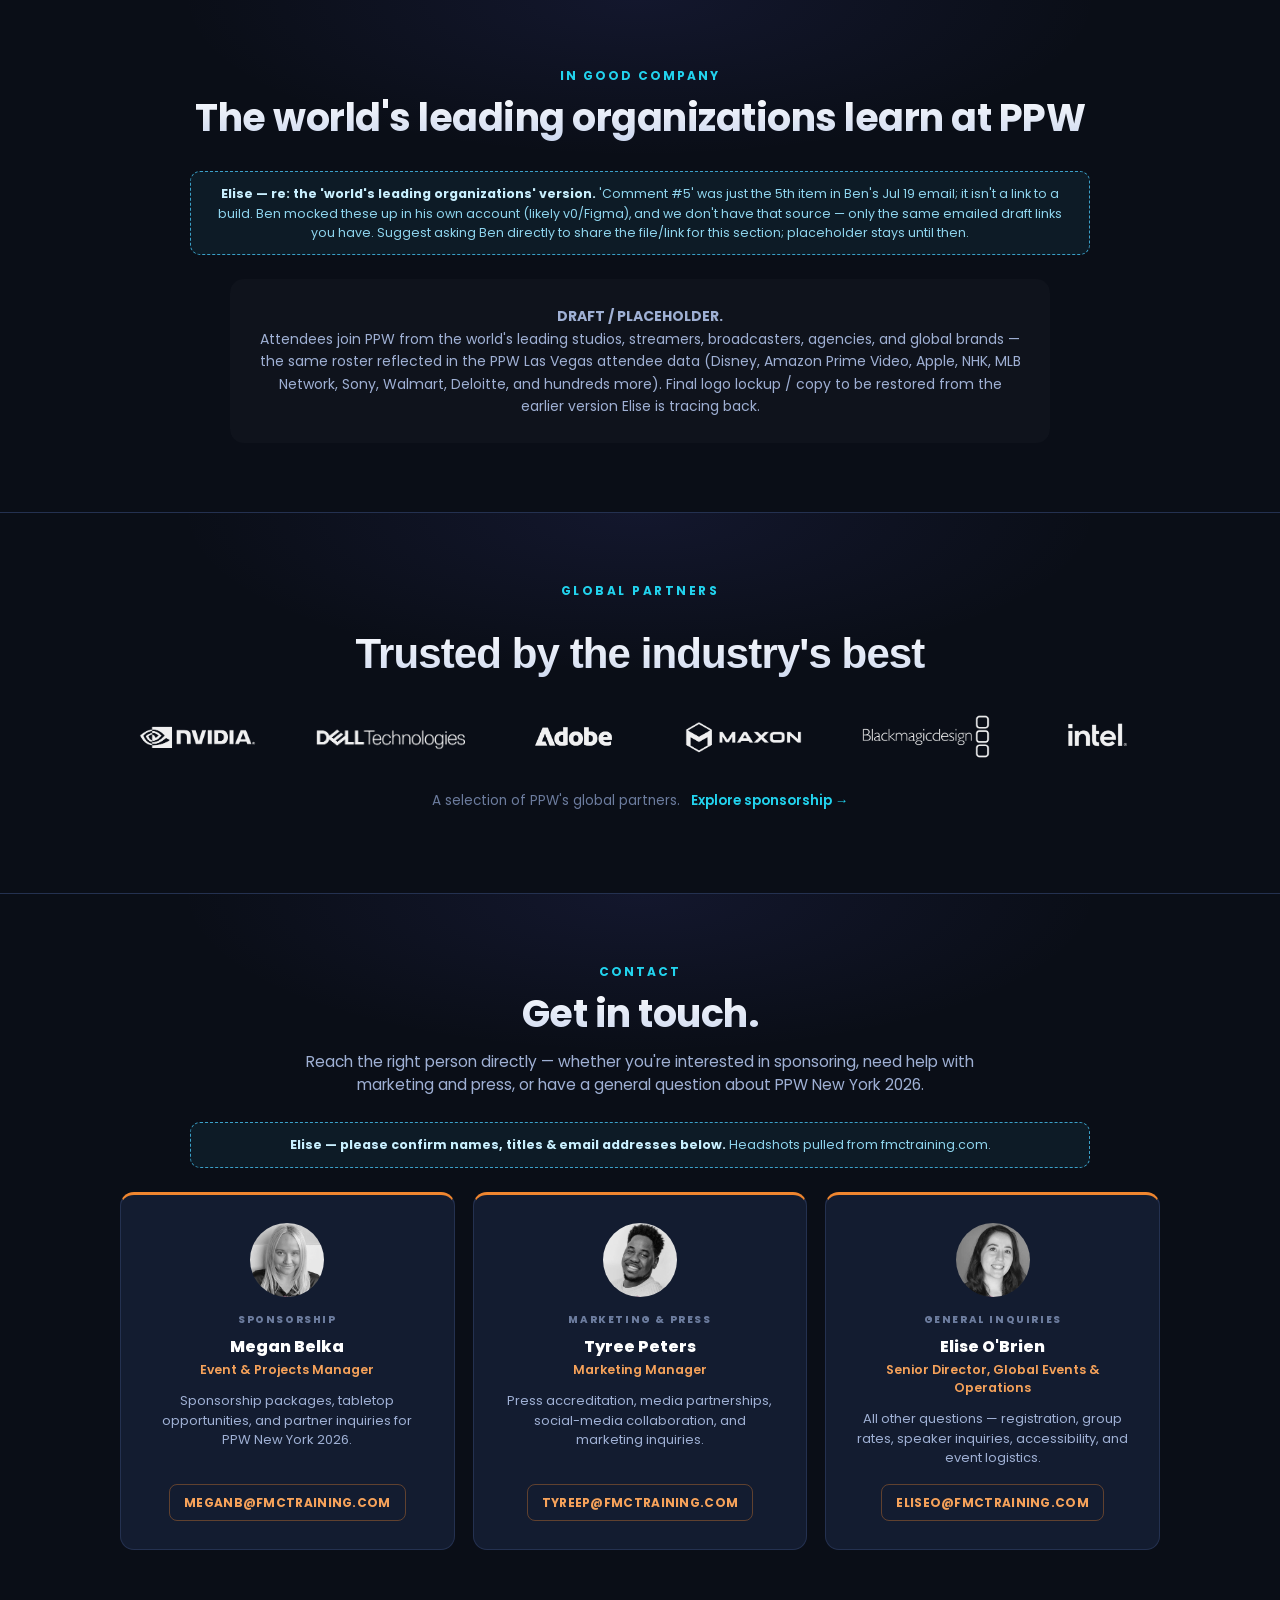
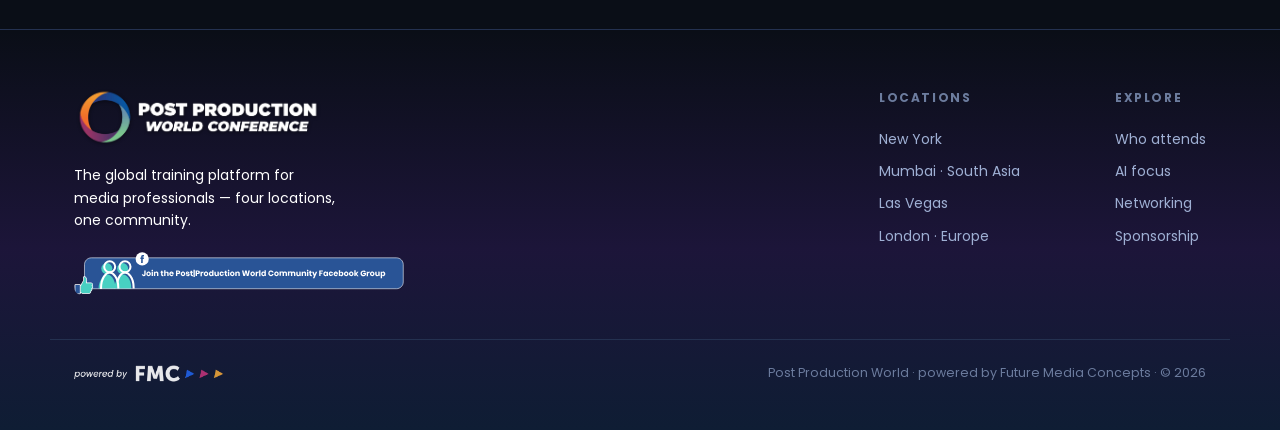
<file: new-york.html>
<!DOCTYPE html>
<html lang="en">
<head>
<meta charset="UTF-8">
<meta name="viewport" content="width=device-width, initial-scale=1.0, viewport-fit=cover">
<title>Post Production World New York 2026 — Program · Post Production World Conference</title>
<link rel="preconnect" href="https://fonts.googleapis.com">
<link rel="preconnect" href="https://fonts.gstatic.com" crossorigin>
<link href="https://fonts.googleapis.com/css2?family=Poppins:wght@400;500;600;700;800;900&display=swap" rel="stylesheet">
<style>
  :root{--bg:#0a0e17;--bg-2:#0f1626;--panel:#131c30;--panel-2:#18223a;--line:#243150;--ink:#eaf0ff;--ink-dim:#9fb0d4;--ink-faint:#6c7c9e;--accent:#3b82f6;--accent-2:#22d3ee;--gold:#f5c451;/* track colors */
    --t-post:#a78bfa;--t-craft:#2dd4bf;--t-ai:#60a5fa;--t-immersive:#f472b6;--t-creator:#fb923c;--t-corp:#4ade80;--t-key:#f5c451;--radius:14px;--maxw:1180px}
  *{box-sizing:border-box}
  html{-webkit-text-size-adjust:100%}
  body{margin:0;background:radial-gradient(1200px 600px at 70% -10%, rgba(59,130,246,.18), transparent 60%),
      radial-gradient(900px 500px at -10% 10%, rgba(34,211,238,.10), transparent 55%),
      var(--bg);color:var(--ink);font-family:"Poppins",-apple-system,BlinkMacSystemFont,"Segoe UI",Roboto,Helvetica,Arial,sans-serif;line-height:1.45;-webkit-font-smoothing:antialiased}
  a{color:inherit}
  .wrap{max-width:var(--maxw);margin:0 auto;padding:0 20px}
  /* ---------- prototype banner ---------- */
  .proto-banner{background:linear-gradient(90deg,#1d2842,#16203a);border-bottom:1px solid var(--line);font-size:12.5px;color:var(--ink-dim);text-align:center;padding:7px 14px;letter-spacing:.2px}
  .proto-banner b{color:var(--ink)}
  /* ---------- top nav ---------- */
  header.nav{position:sticky;top:0;z-index:40;background:rgba(10,14,23,.82);backdrop-filter:blur(12px);border-bottom:1px solid var(--line)}
  .brand{font-weight:800;letter-spacing:.5px;font-size:18px;white-space:nowrap}
  .brand .bar{color:var(--accent-2)}
  .nav-links{display:flex;gap:40px;margin-left:auto;align-items:center;font-size:14.5px;color:var(--ink-dim)}
  .nav-links a{text-decoration:none}
  .nav-links a:hover{color:var(--ink)}
  .btn.ghost{background:rgba(255,255,255,.14);box-shadow:none;border:1px solid rgba(255,255,255,.45);color:#fff}
  @media(max-width:820px){.nav-links{display:none}}
  /* ---------- hero ---------- */
  .eyebrow{display:inline-flex;align-items:center;gap:9px;font-size:12.5px;letter-spacing:2px;text-transform:uppercase;color:var(--accent-2);font-weight:700;margin-bottom:18px}
  .eyebrow .dot{width:7px;height:7px;border-radius:50%;background:var(--accent-2);box-shadow:0 0 14px var(--accent-2)}
  h1.title{font-size:clamp(38px,7vw,72px);line-height:1.1;padding-bottom:.1em;margin:0 0 18px;font-weight:850;letter-spacing:-1.5px;background:linear-gradient(180deg,#fff,#b7c6ea);-webkit-background-clip:text;background-clip:text;color:transparent}
  h1.title .pw{color:var(--accent-2);-webkit-text-fill-color:var(--accent-2)}
  .chip{display:inline-flex;align-items:center;gap:9px;background:var(--panel);border:1px solid var(--line);border-radius:12px;padding:11px 15px;font-size:14px}
  .chip .ic{font-size:16px}
  .chip b{color:#fff}
  h1,h2,h3,.title,.sec-title,.ktt,.slot-time{font-family:"Poppins",sans-serif;text-wrap:balance}
  p,.hero-sub,.sec-desc,.cell .ttl,.scard .ttl{text-wrap:pretty}
  .sic{width:1em;height:1em;display:inline-block;fill:none;stroke:currentColor;stroke-width:2;stroke-linecap:round;stroke-linejoin:round;flex:none;vertical-align:-2px}
  /* ---- global-consistent nav + hero ---- */
  .nav-inner{display:flex;align-items:center;height:70px;gap:22px}
  .nav-logo{height:46px;width:auto;display:block}
  .dd{position:relative;display:flex;align-items:center}
  .dd-btn{display:inline-flex;align-items:center;gap:6px;background:none;border:0;color:var(--ink-dim);font:inherit;font-size:14px;font-weight:500;cursor:pointer;padding:0}
  .dd-btn .sic{width:15px;height:15px;transition:transform .2s}
  .dd:hover .dd-btn{color:var(--ink)}
  .dd:hover .dd-btn .sic{transform:rotate(180deg)}
  .dd-menu{position:absolute;top:calc(100% + 18px);left:50%;transform:translateX(-50%) translateY(8px);min-width:288px;background:var(--panel-2);border:1px solid var(--line);border-radius:16px;padding:8px;opacity:0;visibility:hidden;transition:.18s;box-shadow:0 24px 60px rgba(0,0,0,.45);z-index:70}
  .dd:hover .dd-menu{opacity:1;visibility:visible;transform:translateX(-50%) translateY(0)}
  .dd-menu::before{content:"";position:absolute;top:-18px;left:0;right:0;height:18px}
  .dd-menu a{display:flex;align-items:center;justify-content:space-between;gap:18px;padding:12px 14px;border-radius:11px;text-decoration:none}
  .dd-menu a:hover{background:rgba(255,255,255,.05)}
  .dd-menu .lft{display:flex;align-items:center;gap:11px}
  .dd-menu .sic{width:16px;height:16px;color:var(--accent-2)}
  .dd-menu .c{font-weight:700;font-size:14px;color:var(--ink)}
  .dd-menu .d{font-size:12.5px;color:var(--ink-faint);white-space:nowrap}
  .dd-menu .all{justify-content:center;color:var(--accent-2);font-weight:700;font-size:13px;border-top:1px solid var(--line);border-radius:0 0 11px 11px;margin-top:2px}
  .seg.day button.active{background:linear-gradient(115deg,#8b5cf6,#5b8def)}
  .hero{position:relative;overflow:hidden;min-height:90vh;display:flex;align-items:flex-end;padding:0 0 48px}
  .hero-bg{position:absolute;inset:0;z-index:0;background:url(ppw-assets/city-nyc-hi.jpg) center 40%/cover;opacity:1}
  .hero-scrim{position:absolute;inset:0;z-index:0;background:linear-gradient(180deg,rgba(10,14,23,.5) 0%,rgba(10,14,23,.06) 15%,transparent 40%,rgba(10,14,23,.5) 74%,rgba(10,14,23,.95) 97%,var(--bg))}
  .hero .wrap{position:relative;z-index:1;width:100%;text-align:center}
  .hero .eyebrow{justify-content:center}
  .hero-sub{font-size:clamp(17px,2.1vw,17px);color:#e4ebfa;font-weight:300;max-width:680px;margin:0 auto 36px;line-height:1.5;text-shadow:0 2px 16px rgba(0,0,0,.6);margin-left:auto;margin-right:auto}
  .hero-meta{display:flex;flex-wrap:wrap;gap:14px;margin-bottom:30px;justify-content:center}
  .hero-cta{display:flex;gap:12px;flex-wrap:wrap;align-items:center;justify-content:center}
  .note-reg{font-size:12.5px;color:var(--ink-faint);margin-top:14px;text-align:center}
  .hero .wrap > img{margin-left:auto!important;margin-right:auto!important}
  .submenu{position:sticky;top:85px;z-index:30;background:rgba(10,14,23,.92);backdrop-filter:blur(12px);border-bottom:1px solid var(--line)}
  .submenu .in{max-width:var(--maxw);margin:0 auto;padding:0 20px;display:flex;gap:46px;align-items:center;height:56px;overflow-x:auto}
  .submenu a{color:var(--ink-dim);text-decoration:none;font-weight:600;font-size:14px;white-space:nowrap;padding:4px 0}
  .submenu a:hover{color:var(--ink)}
  .submenu .lbl{color:var(--accent-2);font-size:11.5px;text-transform:uppercase;letter-spacing:1.5px;font-weight:700;margin-right:6px}
  /* ---------- section frame ---------- */
  .sec-head{margin-bottom:26px}
  .sec-kicker{font-size:12px;letter-spacing:2px;text-transform:uppercase;color:var(--accent-2);font-weight:700}
  .sec-desc{color:var(--ink-dim);max-width:680px;margin-top:10px;font-size:15.5px}
  /* ---------- controls row ---------- */
  .controls{display:flex;flex-wrap:wrap;gap:14px;align-items:center;margin:8px 0 17px}
  #program .sec-head{margin-bottom:16px;text-align:center;margin-left:auto;margin-right:auto}
  .sec-head.center{text-align:center;margin-left:auto;margin-right:auto}
  .seg{display:inline-flex;background:var(--panel);border:1px solid var(--line);border-radius:999px;padding:4px}
  .seg button{border:0;background:transparent;color:var(--ink-dim);font-weight:700;font-size:14px;padding:9px 18px;border-radius:999px;cursor:pointer;font-family:inherit;transition:.15s}
  .seg button.active{background:linear-gradient(180deg,var(--accent),#2563eb);color:#fff;box-shadow:0 4px 14px rgba(37,99,235,.4)}
  .seg.mode button.active{background:linear-gradient(180deg,#f5c451,#e0a92e);color:#1a1305;box-shadow:0 4px 14px rgba(245,196,81,.3)}
  .mode-wrap{margin-left:auto;display:flex;align-items:center;gap:10px}
  .mode-wrap .lbl{font-size:12px;color:var(--ink-faint);letter-spacing:.5px;text-transform:uppercase;font-weight:700}
  .sim-btn{border:1px solid var(--line);background:var(--panel);color:var(--ink-dim);font-family:inherit;font-weight:700;font-size:13px;padding:9px 14px;border-radius:999px;cursor:pointer}
  .sim-btn.on{border-color:var(--accent-2);color:var(--accent-2)}
  .hint{font-size:13px;color:var(--ink-faint);background:var(--panel);border:1px dashed var(--line);border-radius:10px;padding:10px 14px;margin-bottom:18px;display:flex;gap:9px;align-items:flex-start}
  .hint b{color:var(--ink-dim)}
  /* ---------- legend ---------- */
  .day-head{font-family:"Poppins",sans-serif;font-weight:800;font-size:19px;color:var(--ink);margin:30px 0 14px;display:flex;align-items:center;justify-content:center;gap:14px}
  .day-head::before{content:"";flex:1;height:1px;background:var(--line)}
  .day-head::after{content:"";flex:1;height:1px;background:var(--line)}
  .collage{display:grid;grid-template-columns:repeat(4,1fr);grid-auto-rows:152px;gap:12px}
  .collage a{overflow:hidden;border-radius:14px;border:1px solid var(--line);display:block}
  .collage img{width:100%;height:100%;object-fit:cover;display:block;transition:transform .35s}
  .collage a:hover img{transform:scale(1.05)}
  .collage .big{grid-column:span 2;grid-row:span 2}
  @media(max-width:700px){.collage{grid-template-columns:repeat(2,1fr);grid-auto-rows:128px}}
  .spon-by{display:flex;align-items:center;justify-content:center;gap:0;margin:-14px auto 30px;color:var(--ink-dim);font-size:14px;font-weight:600;letter-spacing:.02em}
.spon-by img{height:36px;width:auto;margin-left:-9px}
  .legend{display:flex;flex-wrap:wrap;justify-content:center;gap:8px 22px;width:fit-content;margin:0 auto 20px;background:rgba(19,28,48,.55);backdrop-filter:blur(10px);border:1px solid var(--line-2);border-radius:999px;padding:13px 30px;box-shadow:0 10px 30px rgba(0,0,0,.3)}
  .legend span{display:inline-flex;align-items:center;gap:6px;font-size:12.5px;color:var(--ink-dim)}
  .legend i{width:11px;height:11px;border-radius:3px;display:inline-block;transform:translateY(-1px)}
  /* ---------- SCHEDULE (container query driven) ---------- */
  .schedule-wrap{container-type:inline-size}
  .schedule-wrap.sim{max-width:412px;margin:0 auto;border:10px solid #060912;border-radius:38px;padding:10px;box-shadow:0 30px 80px rgba(0,0,0,.5);background:#060912}
  /* desktop grid */
  .grid-scroll{overflow-x:auto;-webkit-overflow-scrolling:touch}
  .sched-grid{display:grid;gap:10px;min-width:640px}
  .sched-stack{display:none}
  .gh{font-weight:800;font-size:13px;letter-spacing:.5px;color:var(--ink);padding:10px 12px;text-transform:uppercase;text-align:center}
  .gh.time-h{color:var(--ink-faint)}
  .time-cell{display:flex;align-items:center;justify-content:flex-end;font-size:13px;font-weight:700;color:var(--ink-dim);padding:10px 12px;white-space:nowrap}
  .cell{background:var(--panel);border:1px solid var(--line);border-radius:10px;padding:18px 19px;min-height:92px;display:flex;flex-direction:column;gap:7px;overflow:hidden}
  .cell.cont{border-top:3px solid var(--tc,#a78bfa);padding-top:15px}
  .cell .ttl{font-weight:700;font-size:18px;line-height:1.5;color:#fff;text-wrap:balance;overflow-wrap:break-word;hyphens:none}
  .cell .spk{font-size:12.5px;color:var(--ink-dim);margin-top:auto;display:flex;align-items:center;gap:6px}
  .cell .spk .av{width:18px;height:18px;border-radius:50%;background:linear-gradient(135deg,#3b4a72,#1c2742);font-size:9px;display:flex;align-items:center;justify-content:center;color:#cdd9f5;font-weight:800}
  .trk{display:block;font-size:10.5px;font-weight:800;letter-spacing:1.1px;text-transform:uppercase;padding:7px 15px;margin:-18px -19px 14px;color:#fff;border-radius:0}
  .cell.empty{background:transparent;border-style:dashed;border-left-width:1px;min-height:92px}
  .keynote{grid-column:2 / -1;background:linear-gradient(180deg,rgba(167,139,250,.15),rgba(167,139,250,.05));border:1px solid rgba(167,139,250,.42);border-left:3px solid #a78bfa;border-radius:10px;padding:14px;display:flex;align-items:center;justify-content:center;gap:12px}
  .keynote .kx{font-size:10.5px;font-weight:800;letter-spacing:1px;text-transform:uppercase;color:#c4b5fd;background:rgba(167,139,250,.16);padding:4px 9px;border-radius:999px}
  .keynote .ktt{font-weight:800;font-size:15px;color:#fff}
  /* track color accents: solid band header + continuation top-edge */
  .cell.t-post{--tc:var(--t-post)}   .trk.t-post{background:linear-gradient(90deg,#7c5cf0,#a78bfa)}
  .cell.t-craft{--tc:var(--t-craft)} .trk.t-craft{background:linear-gradient(90deg,#0d9488,#2dd4bf);color:#04231f}
  .cell.t-ai{--tc:var(--t-ai)}       .trk.t-ai{background:linear-gradient(90deg,#3b82f6,#60a5fa)}
  .cell.t-immersive{--tc:var(--t-immersive)} .trk.t-immersive{background:linear-gradient(90deg,#e0468f,#f472b6)}
  .cell.t-creator{--tc:var(--t-creator)}     .trk.t-creator{background:linear-gradient(90deg,#ea7317,#fb923c);color:#2a1400}
  .cell.t-corp{--tc:var(--t-corp)}   .trk.t-corp{background:linear-gradient(90deg,#22a95a,#4ade80);color:#04240f}
  .i-post{background:var(--t-post)}
  .i-craft{background:var(--t-craft)}
  .i-ai{background:var(--t-ai)}
  .i-immersive{background:var(--t-immersive)}
  .i-creator{background:var(--t-creator)}
  .i-corp{background:var(--t-corp)}
  .i-key{background:var(--t-key)}
  /* ---------- MOBILE LAYOUTS via container query ---------- */
  @container (max-width: 720px){
    /* LEAN: keep the real grid, horizontal scroll */
    body.mode-lean .sched-grid{min-width:560px}
    body.mode-lean .grid-scroll{
      overflow-x:auto;border:1px solid var(--line);border-radius:14px;padding:10px;
      background:rgba(255,255,255,.015);
      -webkit-mask-image:linear-gradient(90deg,#000 92%,transparent);
    }
    body.mode-lean .scroll-hint{display:flex}

    /* POLISHED: hide grid, show card stack */
    body.mode-polished .grid-scroll{display:none}
    body.mode-polished .sched-stack{display:block}
  }
  .scroll-hint{display:none;align-items:center;gap:7px;justify-content:center;font-size:12px;color:var(--ink-faint);margin-top:10px}
  .scroll-hint .arrow{animation:nudge 1.3s ease-in-out infinite}
  @keyframes nudge{0%,100%{transform:translateX(0)}50%{transform:translateX(5px)}}
  /* stack styling */
  .slot{margin-bottom:22px}
  .slot-time{display:flex;align-items:center;gap:10px;font-weight:800;font-size:14px;color:var(--ink);margin:0 0 11px;position:sticky;top:62px;background:var(--bg);padding:7px 0;z-index:5}
  .slot-time .ln{height:1px;flex:1;background:var(--line)}
  .scard{background:var(--panel);border:1px solid var(--line);border-left:3px solid var(--line);border-radius:12px;padding:13px 14px;margin-bottom:10px}
  .scard .room{font-size:11px;font-weight:800;letter-spacing:.6px;text-transform:uppercase;color:var(--ink-faint);margin-bottom:7px}
  .scard .ttl{font-weight:700;font-size:15px;color:#fff;line-height:1.32;margin-bottom:9px}
  .scard .meta{display:flex;align-items:center;justify-content:space-between;gap:10px}
  .scard .spk{font-size:12.5px;color:var(--ink-dim);display:flex;align-items:center;gap:7px}
  .scard .av{width:20px;height:20px;border-radius:50%;background:linear-gradient(135deg,#3b4a72,#1c2742);font-size:9.5px;display:flex;align-items:center;justify-content:center;color:#cdd9f5;font-weight:800}
  .scard.key{border-left-color:var(--gold);background:linear-gradient(180deg,rgba(245,196,81,.13),rgba(245,196,81,.04))}
  /* ---------- sponsors mini ---------- */
  .tier{margin-bottom:20px}
  .tier h4{margin:0 0 10px;font-size:12px;letter-spacing:1.5px;text-transform:uppercase;color:var(--ink-faint)}
  .logos{display:flex;flex-wrap:wrap;gap:12px}
  .logo{background:var(--panel);border:1px solid var(--line);border-radius:12px;padding:16px 26px;font-weight:800;color:var(--ink-dim);font-size:16px;letter-spacing:.5px}
  .logo.plat{font-size:20px;color:#fff;padding:22px 38px}
  /* ===== premium pass ===== */
  section.block{border-top:1px solid var(--line);padding:69px 0;position:relative}
  section.block:not(.sponsors-light):not(#ai)::before{content:"";position:absolute;top:0;left:0;right:0;height:340px;background:radial-gradient(640px 220px at 50% 0,rgba(99,102,241,.1),transparent 72%);pointer-events:none;z-index:0}
  section.block>.wrap{position:relative;z-index:1}
  .sec-title{font-size:clamp(26px,4vw,38px);margin:6px 0 0;font-weight:700;letter-spacing:-.5px;background:linear-gradient(180deg,#fff,#c9d5ee);-webkit-background-clip:text;background-clip:text;color:transparent}
  .sponsors-light .sec-title{background:none;color:#0e1626;-webkit-text-fill-color:#0e1626}
  .sponsors-light{clip-path:polygon(0 38px,100% 0,100% 100%,0 100%)}
  .loc{transition:transform .2s,border-color .2s,box-shadow .25s}
  .loc:hover{box-shadow:0 24px 60px rgba(0,0,0,.45),0 0 0 1px rgba(124,58,237,.28),0 18px 50px rgba(124,58,237,.2)}
  .who,.fcard{transition:transform .2s,border-color .2s,box-shadow .25s}
  .who:hover,.fcard:hover{box-shadow:0 22px 50px rgba(0,0,0,.4),0 0 40px rgba(99,102,241,.13)}
  .reveal{opacity:0;transform:translateY(24px);transition:opacity .8s cubic-bezier(.2,.7,.2,1),transform .8s cubic-bezier(.2,.7,.2,1)}
  .reveal.in{opacity:1;transform:none}
  /* clean skyline banner + content below */
  .edition-banner{position:relative;height:clamp(432px,68vh,772px);background:url(ppw-assets/city-nyc-hi.jpg) center 36%/cover}
  @media(max-width:760px){.edition-banner{height:clamp(280px,46vh,420px)}}
  .edition-banner::after{content:"";position:absolute;inset:0;background:linear-gradient(180deg,transparent 0%,transparent 72%,rgba(10,14,23,.42) 88%,rgba(10,14,23,.9) 98%,var(--bg) 100%)}
  .edition-intro{text-align:center;padding:32px 0 40px}
  .edition-intro .wrap{max-width:760px;margin:0 auto;padding:0 20px}
  .edition-intro .eyebrow{justify-content:center}
  .edition-intro .ny-wordmark{max-width:min(473px,86%);width:100%;height:auto;display:block;margin:0 auto 31px;padding-top:30px;filter:drop-shadow(0 14px 40px rgba(0,0,0,.45))}
  .edition-intro .hero-sub{margin:0 auto 29px}
  .edition-intro .hero-meta{justify-content:center}
  .edition-intro .hero-cta{justify-content:center}
  .edition-intro .note-reg{text-align:center}
  .review-strip{background:rgba(245,196,81,.1);border-bottom:1px solid rgba(245,196,81,.34);color:#f3cd72;font-size:12px;text-align:center;padding:7px 16px;letter-spacing:.2px}
  .review-strip b{color:#ffe6a6}
  .review-flag{max-width:var(--maxw,1200px);margin:18px auto 0;padding:10px 16px;font-size:12.5px;line-height:1.5;color:#f3cd72;background:rgba(245,196,81,.07);border:1px dashed rgba(245,196,81,.4);border-radius:10px}
  .review-flag b{color:#ffe6a6}
  footer{color:var(--ink-faint);font-size:13px;text-align:center;position:relative;overflow:hidden;border-top:1px solid var(--line);padding:0;margin-top:10px}
  .foot-glow{position:absolute;inset:0;background:linear-gradient(180deg,transparent,rgba(124,58,237,.16) 55%,rgba(45,130,246,.13));pointer-events:none}
  .foot-inner{position:relative;display:grid;grid-template-columns:1fr auto auto;gap:95px;padding:53px 24px 38px;text-align:left}
  .foot-ppw{height:68px;width:auto;margin-bottom:13px;display:block}
  .foot-brand p{color:#ffffff;font-size:14px;line-height:1.6;max-width:330px;margin:0 0 20px}
  .fb-btn{display:inline-flex;align-items:center;gap:10px;background:#1877f2;color:#fff;text-decoration:none;font-weight:700;font-size:14px;padding:11px 18px;border-radius:12px;box-shadow:0 10px 26px rgba(24,119,242,.4);transition:transform .15s}
  .fb-btn:hover{transform:translateY(-1px)}
  .fb-btn svg{width:18px;height:18px;fill:#fff}
  .foot-col h4{font-size:12px;letter-spacing:1.6px;text-transform:uppercase;color:var(--ink-faint);margin:6px 0 16px;font-weight:700}
  .foot-col a{display:block;color:var(--ink-dim);text-decoration:none;font-size:14px;padding:6px 0}
  .foot-col a:hover{color:var(--ink)}
  .foot-bottom{position:relative;display:flex;align-items:center;justify-content:space-between;gap:18px;flex-wrap:wrap;border-top:1px solid var(--line);padding:22px 24px 44px}
  .foot-fmc{height:24px;width:auto;opacity:.9}
  footer .small{color:var(--ink-faint);font-size:12.5px;line-height:1.5}
  @media(max-width:760px){.foot-inner{grid-template-columns:1fr 1fr;gap:30px;padding:46px 22px 30px}.foot-brand{grid-column:1/-1}}
  .nav-brand{display:flex;align-items:center;gap:12px;text-decoration:none}
  .nb-ppw{height:48px;width:auto;display:block}
  .nb-by{font-size:9.5px;letter-spacing:1px;text-transform:uppercase;color:var(--ink-dim);font-weight:600;white-space:nowrap}
  .nb-fmc{height:20px;width:auto;display:block}
  @media(max-width:600px){.nb-by{display:none}.nb-ppw{height:40px}.nb-fmc{height:17px}}
  .fb-link{display:inline-block}
  .fb-link img{width:330px;max-width:100%;height:auto;display:block;border-radius:8px}
  .spon-bridge .sb-text{flex:1 1 440px;max-width:660px}
  .spon-bridge p{text-wrap:pretty}
  .btn{display:inline-flex;align-items:center;gap:8px;color:#fff;text-decoration:none;font-weight:700;font-size:13.5px;padding:10px 16px;border-radius:999px;border:0;white-space:nowrap;background:linear-gradient(180deg,#4f7df9,#2f5fe0);box-shadow:0 8px 20px rgba(47,95,224,.32),inset 0 1px 0 rgba(255,255,255,.32);line-height:1;padding-top:13px!important;padding-bottom:13px!important}
  header.nav .btn{margin-left:10px;padding-top:10px!important;padding-bottom:10px!important}
  .btn .ic{transform:translateY(-0.5px)!important}
  .btn .bt{display:inline-block!important;transform:translateY(-1px)!important}
  #sponsors .partner-strip{display:flex;flex-wrap:wrap;align-items:center;justify-content:center;gap:26px 40px;margin-inline:auto}
  #sponsors .partner-strip img{opacity:.94;object-fit:contain;width:auto}
  #sponsors .sec-head{margin-bottom:26px;text-align:center;max-width:760px;margin-left:auto;margin-right:auto}
  #sponsors .sec-title{font-family:"Satoshi","Inter",sans-serif;font-size:clamp(28px,4vw,42px);margin-top:24px;font-weight:700;letter-spacing:-.9px}
  #sponsors .sec-kicker{letter-spacing:2.5px}
  #sponsors .partner-note{text-align:center;color:var(--ink-faint);font-size:13.5px;margin-top:28px}
  #sponsors .partner-note a{margin-left:7px;color:var(--accent-2);text-decoration:none;font-weight:600}

  /* ===== Ben additions: speakers / feedback / tickets / orgs / contact ===== */
  .elise-note{max-width:900px;margin:0 auto 24px;padding:12px 18px;border:1px dashed #3aa0c8;background:rgba(45,160,200,.09);border-radius:10px;color:#8fd6ef;font-size:12.5px;line-height:1.55;text-align:center}
  .elise-note b{color:#c9f0ff}
  /* speakers */
  .spk-grid{display:grid;grid-template-columns:repeat(3,1fr);gap:16px;max-width:900px;margin:0 auto}
  @media(max-width:900px){.spk-grid{grid-template-columns:repeat(2,1fr)}}
  @media(max-width:520px){.spk-grid{grid-template-columns:1fr}}
  .spk-card{background:var(--panel);border:1px solid var(--line);border-radius:14px;padding:24px 22px 22px;display:flex;flex-direction:column;align-items:center;text-align:center}
  .spk-av{width:66px;height:66px;border-radius:50%;overflow:hidden;border:1.5px solid var(--accent-2);margin-bottom:16px;flex:none}
  .spk-av img{width:100%;height:100%;object-fit:cover;display:block}
  .spk-name{font-family:"Poppins",sans-serif;font-weight:800;font-size:16px;color:#fff;margin:0 0 8px}
  .spk-bio{color:var(--ink-dim);font-size:13px;line-height:1.5;margin:0 0 14px;flex:1}
  .spk-tag{font-size:9.5px;font-weight:800;letter-spacing:1.2px;text-transform:uppercase;color:var(--accent-2);background:rgba(34,211,238,.1);border:1px solid rgba(34,211,238,.28);border-radius:6px;padding:5px 9px;align-self:center}
  /* attendee feedback */
  .fb-sec{position:relative;overflow:hidden;background:linear-gradient(160deg,#0d1b30,#0a1424)}
  .fb-sec::after{content:"";position:absolute;inset:0;background:linear-gradient(180deg,rgba(10,20,36,.88),rgba(10,20,36,.82) 45%,rgba(10,20,36,.92)),url(ppw-assets/ny-session-bg.webp) center/cover no-repeat;pointer-events:none;z-index:0}
  .fb-sec .wrap{position:relative;z-index:1}
  .fb-title .hl{font-style:italic;color:var(--accent-2);-webkit-text-fill-color:var(--accent-2)}
  .fb-bar{display:flex;align-items:center;justify-content:space-between;gap:16px;flex-wrap:wrap;border:1px solid var(--line-2);border-radius:12px;padding:12px 20px;margin:0 auto 18px;max-width:1000px;background:rgba(255,255,255,.02)}
  .fb-bar .l{font-size:11px;font-weight:800;letter-spacing:2px;text-transform:uppercase;color:var(--ink-faint)}
  .fb-bar .r{font-size:13px;font-weight:700;color:var(--accent-2)}
  .fb4{max-width:980px;margin:0 auto;display:flex;flex-direction:column;gap:14px}
  .fb-card{background:rgba(8,12,22,.62);backdrop-filter:blur(3px);border:1px solid rgba(255,255,255,.09);border-radius:14px}
  .fb-card.feat{padding:36px 40px;text-align:center;display:flex;flex-direction:column;align-items:center}
  .fb-card.feat .q{font-size:22px;line-height:1.42;font-weight:400;margin:16px 0 14px;color:#fff;font-style:italic;text-wrap:pretty}
  .fb-two{display:grid;grid-template-columns:1fr 1fr;gap:14px}
  .fb-two .fb-card{padding:26px 26px;text-align:center;display:flex;flex-direction:column;align-items:center}
  .fb-two .q{font-size:15px;line-height:1.5;margin:12px 0 10px;color:#eaf1ff;font-style:italic;text-wrap:pretty}
  .fb-card .role{font-size:10.5px;font-weight:800;letter-spacing:1.4px;text-transform:uppercase;color:var(--ink-faint)}
  .fb-stars{color:#f5c451;font-size:14px;letter-spacing:2px}
  @media(max-width:820px){.fb-two{grid-template-columns:1fr}}
  /* tickets */
  .tk-wrap{display:grid;grid-template-columns:1.05fr .95fr;gap:20px;max-width:1000px;margin:0 auto}
  @media(max-width:820px){.tk-wrap{grid-template-columns:1fr}}
  .tk-card{background:var(--panel);border:1px solid var(--line-2);border-radius:16px;padding:30px 32px;position:relative}
  .tk-card.primary{border-color:var(--accent-2);box-shadow:0 0 0 1px rgba(34,211,238,.25)}
  .tk-badge{position:absolute;top:18px;right:20px;font-size:9.5px;font-weight:800;letter-spacing:1.4px;text-transform:uppercase;color:#04121a;background:var(--accent-2);border-radius:6px;padding:4px 9px}
  .tk-name{font-family:"Poppins",sans-serif;font-weight:800;font-size:18px;color:#fff;margin:0 0 4px}
  .tk-price{font-family:"Poppins",sans-serif;font-weight:800;font-size:52px;color:var(--accent-2);line-height:1;margin:8px 0 2px;letter-spacing:-1px}
  .tk-price sup{font-size:24px;vertical-align:super;margin-right:2px}
  .tk-sub{font-size:12px;letter-spacing:1.5px;text-transform:uppercase;color:var(--ink-faint);margin-bottom:18px}
  .tk-list{list-style:none;margin:0;padding:0}
  .tk-list li{position:relative;padding-left:26px;font-size:13.5px;line-height:1.5;color:var(--ink-dim)}
  .tk-list li + li{margin-top:11px}
  .tk-list li::before{content:"\2713";position:absolute;left:0;top:0;color:var(--accent-2);font-weight:800}
  .tk-list li b{color:#fff;font-weight:700;display:block;margin-bottom:2px}
  .tk-covers h4{font-family:"Poppins",sans-serif;font-size:15px;color:#fff;margin:0 0 12px}
  .tk-covers p{color:var(--ink-dim);font-size:13.5px;line-height:1.55;margin:0 0 16px}
  .tk-reg{display:block;text-align:center;margin-top:22px;background:linear-gradient(180deg,#f0862f,#e0741d);color:#fff;font-weight:800;font-size:14px;letter-spacing:.3px;padding:14px;border-radius:10px;text-decoration:none}
  /* world's leading orgs */
  .orgs{text-align:center}
  .orgs .draft-box{max-width:820px;margin:14px auto 0;padding:26px 28px;border:1px dashed var(--line-2);border-radius:14px;background:rgba(255,255,255,.02);color:var(--ink-dim);font-size:14px;line-height:1.6}
  /* get in touch */
  .git-grid{display:grid;grid-template-columns:repeat(3,1fr);gap:18px;max-width:1040px;margin:0 auto}
  @media(max-width:820px){.git-grid{grid-template-columns:1fr}}
  .git-card{background:var(--panel);border:1px solid var(--line);border-top:3px solid #f0862f;border-radius:14px;padding:28px 26px;text-align:center;display:flex;flex-direction:column;align-items:center}
  .git-card.spon{border-top-color:#f0862f}
  .git-av{width:74px;height:74px;border-radius:50%;overflow:hidden;border:1.5px solid var(--line-2);margin-bottom:16px}
  .git-av img{width:100%;height:100%;object-fit:cover;display:block}
  .git-kick{font-size:10px;font-weight:800;letter-spacing:1.6px;text-transform:uppercase;color:var(--ink-faint);margin-bottom:8px}
  .git-name{font-family:"Poppins",sans-serif;font-weight:800;font-size:16px;color:#fff;margin:0}
  .git-role{color:#f6a25a;font-size:12.5px;font-weight:600;margin:3px 0 12px}
  .git-desc{color:var(--ink-dim);font-size:13px;line-height:1.5;margin:0 0 16px;flex:1}
  .git-email{font-size:12px;font-weight:700;letter-spacing:.3px;color:#f6a25a;text-decoration:none;border:1px solid rgba(240,134,47,.35);border-radius:8px;padding:9px 14px;text-transform:uppercase}
  .git-card.spon .git-email{color:#f6a25a;border-color:rgba(240,134,47,.35)}
</style>
</head>
<!-- DATE-DISCREPANCY (internal): PPW uses Oct 20-21, 2026; NAB Show NY public site lists Oct 21-22, 2026. Preserving PPW dates pending source-of-truth confirmation. -->
<body class="mode-polished">

<svg width="0" height="0" style="position:absolute" aria-hidden="true">
  <symbol id="i-cal" viewBox="0 0 24 24"><rect x="3" y="4" width="18" height="18" rx="2"/><path d="M16 2v4M8 2v4M3 10h18"/></symbol>
  <symbol id="i-pin" viewBox="0 0 24 24"><path d="M20 10c0 6-8 12-8 12s-8-6-8-12a8 8 0 0 1 16 0Z"/><circle cx="12" cy="10" r="3"/></symbol>
  <symbol id="i-ticket" viewBox="0 0 24 24"><path d="M2 9a3 3 0 0 0 0 6v2a2 2 0 0 0 2 2h16a2 2 0 0 0 2-2v-2a3 3 0 0 1 0-6V7a2 2 0 0 0-2-2H4a2 2 0 0 0-2 2Z"/><path d="M13 5v14"/></symbol>
  <symbol id="i-arrow" viewBox="0 0 24 24"><path d="M5 12h14M13 6l6 6-6 6"/></symbol>
  <symbol id="i-info" viewBox="0 0 24 24"><circle cx="12" cy="12" r="10"/><path d="M12 16v-4M12 8h.01"/></symbol>
</svg>
<header class="nav">
  <div class="wrap nav-inner">
    <a href="index.html" class="nav-brand"><img class="nb-ppw" src="ppw-assets/ppw-logo.webp" alt="Post Production World"><img class="nb-fmc" src="ppw-assets/fmc-logo.webp" alt="FMC"></a>
    <nav class="nav-links">
      <div class="dd">
        <button class="dd-btn" aria-haspopup="true">Locations <span style="font-size:11px">▾</span></button>
        <div class="dd-menu" role="menu">
          <a href="new-york.html"><span class="lft"><svg class="sic"><use href="#i-pin"/></svg><span class="c">New York</span></span><span class="d">Oct 20-21, 2026</span></a>
          <a href="mumbai.html"><span class="lft"><svg class="sic"><use href="#i-pin"/></svg><span class="c">Mumbai · South Asia</span></span><span class="d">Oct 2026</span></a>
          <a href="vegas.html"><span class="lft"><svg class="sic"><use href="#i-pin"/></svg><span class="c">Las Vegas</span></span><span class="d">Apr 2027</span></a>
          <a href="london.html"><span class="lft"><svg class="sic"><use href="#i-pin"/></svg><span class="c">London · Europe</span></span><span class="d">May 2027</span></a>
        </div>
      </div>
      <a href="index.html#attendees">Who Attends</a>
      <a href="ppw-sponsorships.html">Sponsorship</a>
    </nav>
  </div>
</header>

<div class="edition-banner"></div>
<section class="edition-intro">
  <div class="wrap">
    <img src="ppw-assets/wm-nyc.png" alt="Post Production World New York — October 20–21, 2026" class="ny-wordmark">
    <p class="hero-sub">Produced by FMC and NAB Show, this elite program for editors, producers, and motion designers in TV, film, and video delivers cutting-edge skills, AI mastery, and insider strategies — across six tracks in post, production, AI, corporate media, cinematography, and immersive media.</p>
    <div class="hero-meta">
      <span class="chip"><svg class="sic" style="color:var(--accent-2)"><use href="#i-cal"/></svg> <b>Oct 20-21, 2026</b></span>
      <span class="chip"><svg class="sic" style="color:var(--accent-2)"><use href="#i-pin"/></svg> <b>Javits Center</b>, New York</span>
      <span class="chip"><svg class="sic" style="color:var(--accent-2)"><use href="#i-ticket"/></svg> 6 tracks · 30+ sessions</span>
    </div>
    <div class="hero-cta">
      <a class="btn reg-btn" href="#" onclick="return false"><span class="bt">Register on NAB Show</span> <svg class="sic"><use href="#i-arrow"/></svg></a>
    </div>
  </div>
</section>



<section class="block" id="program">
  <div class="wrap">
    <div class="sec-head">
      <div class="sec-kicker">The Program</div>
      <h2 class="sec-title">Two days · two rooms · 60-minute sessions</h2>
    </div>
    <div class="legend">
      <span><i class="i-post"></i>Post &amp; Motion Graphics</span>
      <span><i class="i-craft"></i>Production Craft</span>
      <span><i class="i-ai"></i>Artificial Intelligence</span>
      <span><i class="i-immersive"></i>Immersive Media</span>
      <span><i class="i-creator"></i>Creator &amp; Brand</span>
      <span><i class="i-corp"></i>Corporate &amp; Media</span>
      <span><i class="i-key"></i>Keynote</span>
    </div>

    <div class="day-head">Tuesday · October 20</div>
    <div class="schedule-wrap">
      <div class="grid-scroll"><div class="sched-grid" id="grid1"></div></div>
      <div class="scroll-hint"><span>Swipe to see all rooms</span><span class="arrow">→</span></div>
    </div>
    <div class="day-head">Wednesday · October 21</div>
    <div class="schedule-wrap">
      <div class="grid-scroll"><div class="sched-grid" id="grid2"></div></div>
      <div class="scroll-hint"><span>Swipe to see all rooms</span><span class="arrow">→</span></div>
    </div>
  </div>
</section>

<section class="block" id="speakers">
  <div class="wrap">
    <div class="sec-head center"><div class="sec-kicker">The faculty</div><h2 class="sec-title">Learn from the people who wrote the workflow</h2></div>
    <div class="elise-note"><b>Elise — please confirm this speaker lineup for New York.</b> Bios from Ben's mockup; headshots sourced from FMC / speaker sites — flag any that aren't the current approved photo.</div>
    <div class="spk-grid">
      <div class="spk-card"><div class="spk-av"><img src="ppw-assets/people/eran.webp" alt="Eran Stern" loading="lazy"></div><div class="spk-name">Eran Stern</div><p class="spk-bio">Motion designer &amp; After Effects expert. 25+ years in post-production. Adobe Certified Instructor.</p><span class="spk-tag">Motion Graphics</span></div>
      <div class="spk-card"><div class="spk-av"><img src="ppw-assets/people/rich.webp" alt="Rich Harrington" loading="lazy"></div><div class="spk-name">Rich Harrington</div><p class="spk-bio">Program Manager, PPW. Author, educator, and one of the most recognized voices in video production training.</p><span class="spk-tag">Editing · Production</span></div>
      <div class="spk-card"><div class="spk-av"><img src="ppw-assets/people/gary.webp" alt="Gary Adcock" loading="lazy"></div><div class="spk-name">Gary Adcock</div><p class="spk-bio">Veteran cinematographer and camera-systems specialist with deep expertise in emerging camera workflows.</p><span class="spk-tag">Camera · Cinematography</span></div>
      <div class="spk-card"><div class="spk-av"><img src="ppw-assets/people/luisa.webp" alt="Luisa Winters" loading="lazy"></div><div class="spk-name">Luisa Winters</div><p class="spk-bio">Premiere Pro specialist and AI-tools educator with expertise in modern editing workflows and production strategy.</p><span class="spk-tag">Editing · AI Workflows</span></div>
      <div class="spk-card"><div class="spk-av"><img src="ppw-assets/people/jeff.webp" alt="Jeff Greenberg" loading="lazy"></div><div class="spk-name">Jeff Greenberg</div><p class="spk-bio">One of the industry's most respected Premiere Pro educators. Consultant and trainer to major studios and broadcasters.</p><span class="spk-tag">Premiere Pro · Editing</span></div>
      <div class="spk-card"><div class="spk-av"><img src="ppw-assets/people/rachel.webp" alt="Rachel Longman" loading="lazy"></div><div class="spk-name">Rachel Longman</div><p class="spk-bio">Producer, editor, and workflow strategist specializing in AI-assisted production pipelines and content creation at scale.</p><span class="spk-tag">Production · AI</span></div>
    </div>
  </div>
</section>

<section class="block fb-sec">
  <div class="wrap">
    <div class="sec-head center"><div class="sec-kicker">What attendees say</div><h2 class="sec-title fb-title">Heard from the <span class="hl">room.</span></h2><p class="sec-desc" style="margin-inline:auto">Exit-survey responses from PPW Las Vegas 2026 attendees.</p></div>
    <div class="fb-bar"><span class="l">Attendee feedback · PPW Las Vegas 2026</span><span class="r">91.75% overall rating</span></div>
    <div class="fb4">
      <div class="fb-card feat"><span class="fb-stars">&#9733;&#9733;&#9733;&#9733;&#9733;</span><p class="q">"One of the best sessions that I attended at Post Production World — super useful information that was all new to me. Thank you!"</p><span class="role">Production-Safe AI session · PPW Las Vegas 2026</span></div>
      <div class="fb-two">
        <div class="fb-card"><span class="fb-stars">&#9733;&#9733;&#9733;&#9733;&#9733;</span><p class="q">"Best session I've attended yet. Jeff is the high watermark of post education."</p><span class="role">Compression session with Jeff Greenberg · PPW Las Vegas 2026</span></div>
        <div class="fb-card"><span class="fb-stars">&#9733;&#9733;&#9733;&#9733;&#9733;</span><p class="q">"Amazing shortcuts. Most useful session of my whole NAB course load."</p><span class="role">Premiere same-day editing session · PPW Las Vegas 2026</span></div>
      </div>
    </div>
    </div>
  </div>
</section>

<section class="block" id="tickets">
  <div class="wrap">
    <div class="sec-head center"><div class="sec-kicker">Registration</div><h2 class="sec-title">One pass. Everything included.</h2><p class="sec-desc" style="margin-inline:auto">PPW New York is built around a single full-access pass. One price gets you into every session, every workshop, and every room across both conference days &mdash; no tiers, no add-ons, no restrictions.</p></div>
    <div class="tk-wrap">
      <div class="tk-card primary">
        <span class="tk-badge">Most Popular</span>
        <div class="tk-name">PPW Full Conference Pass</div>
        <div class="tk-price"><sup>$</sup>799</div>
        <div class="tk-sub">Per person · All-access · Both days</div>
        <ul class="tk-list">
          <li><b>All sessions, all rooms, all days</b>complete access to the full PPW New York program with no add-ons required.</li>
          <li><b>All workshop tracks</b>Editing, AI &amp; Emerging Tech, Color &amp; Motion, Audio, Photography &amp; Video, VR/Immersive, Business &amp; Career.</li>
          <li><b>NAB Show New York floor access</b>Included with your PPW registration.</li>
          <li>Networking events and the PPW Party.</li>
        </ul>
        <a class="tk-reg" href="#" onclick="return false">Register Now &mdash; $799</a>
      </div>
      <div class="tk-card tk-covers">
        <h4>What your pass covers</h4>
        <p>Your single $799 pass is a full all-access credential for the entire PPW New York conference. There are no tiered passes, no per-session fees, and no room restrictions. Walk into any session on either day.</p>
        <ul class="tk-list">
          <li>All conference sessions &mdash; no pre-selection needed.</li>
          <li>Access to all conference rooms on both event days.</li>
          <li>NAB Show New York full floor access.</li>
        </ul>
      </div>
    </div>
  </div>
</section>

<section class="block" id="networking">
  <div class="wrap">
    <div class="sec-head center" style="margin-bottom:20px"><div class="sec-kicker">After hours</div><h2 class="sec-title">The Post Production World Networking Party</h2><p class="sec-desc" style="margin-inline:auto">Join us in the evening for the industry's favorite social gathering — build and strengthen connections with creatives, instructors, and partner brands from around the world.</p></div>
    <div class="spon-by"><span>Sponsored by</span><img src="ppw-assets/spon-adobe.webp" alt="Adobe"></div>
    <div class="collage">
      <a class="big" href="ppw-assets/g-net-banner.webp" target="_blank"><img src="ppw-assets/g-net-banner.webp" alt="PPW networking party" loading="lazy"></a>
      <a href="ppw-assets/g-net-04.webp" target="_blank"><img src="ppw-assets/g-net-04.webp" alt="PPW networking party" loading="lazy"></a>
      <a href="ppw-assets/pty-049.webp" target="_blank"><img src="ppw-assets/pty-049.webp" alt="PPW networking party" loading="lazy"></a>
      <a href="ppw-assets/pty-027.webp" target="_blank"><img src="ppw-assets/pty-027.webp" alt="PPW networking party" loading="lazy"></a>
      <a href="ppw-assets/pty-032.webp" target="_blank"><img src="ppw-assets/pty-032.webp" alt="PPW networking party" loading="lazy"></a>
    </div>
  </div>
</section>

<section class="block orgs" id="orgs">
  <div class="wrap">
    <div class="sec-head center"><div class="sec-kicker">In good company</div><h2 class="sec-title">The world's leading organizations learn at PPW</h2></div>
    <div class="elise-note"><b>Elise &mdash; re: the 'world's leading organizations' version.</b> 'Comment #5' was just the 5th item in Ben's Jul 19 email; it isn't a link to a build. Ben mocked these up in his own account (likely v0/Figma), and we don't have that source &mdash; only the same emailed draft links you have. Suggest asking Ben directly to share the file/link for this section; placeholder stays until then.</div>
    <div class="draft-box"><b>DRAFT / PLACEHOLDER.</b><br>Attendees join PPW from the world's leading studios, streamers, broadcasters, agencies, and global brands &mdash; the same roster reflected in the PPW Las Vegas attendee data (Disney, Amazon Prime Video, Apple, NHK, MLB Network, Sony, Walmart, Deloitte, and hundreds more). Final logo lockup / copy to be restored from the earlier version Elise is tracing back.</div>
  </div>
</section>

<section class="block" id="sponsors">
  <div class="wrap">
    <div class="sec-head center"><div class="sec-kicker">Global partners</div><h2 class="sec-title">Trusted by the industry's best</h2></div>
    <div class="partner-strip">
      <img src="ppw-assets/spon-nvidia.webp" alt="NVIDIA" style="height:44px">
      <img src="ppw-assets/spon-dell.webp" alt="Dell Technologies" style="height:52px;transform:translateY(2px)">
      <img src="ppw-assets/spon-adobe.webp" alt="Adobe" style="height:37px">
      <img src="ppw-assets/spon-maxon.webp" alt="Maxon" style="height:44px">
      <img src="ppw-assets/spon-bmd-ko.webp" alt="Blackmagic Design" style="height:45px">
      <img src="ppw-assets/spon-intel-ko.webp" alt="Intel" style="height:36px;transform:translateY(-2px)">
    </div>
    <p class="partner-note">A selection of PPW's global partners. <a href="ppw-sponsorships.html">Explore sponsorship &rarr;</a></p>
  </div>
</section>


<section class="block" id="contact">
  <div class="wrap">
    <div class="sec-head center"><div class="sec-kicker">Contact</div><h2 class="sec-title">Get in touch.</h2><p class="sec-desc" style="margin-inline:auto">Reach the right person directly &mdash; whether you're interested in sponsoring, need help with marketing and press, or have a general question about PPW New York 2026.</p></div>
    <div class="elise-note"><b>Elise &mdash; please confirm names, titles &amp; email addresses below.</b> Headshots pulled from fmctraining.com.</div>
    <div class="git-grid">
      <div class="git-card spon">
        <div class="git-av"><img src="ppw-assets/people/megan.webp" alt="Megan Belka" loading="lazy"></div>
        <div class="git-kick">Sponsorship</div>
        <div class="git-name">Megan Belka</div>
        <div class="git-role">Event &amp; Projects Manager</div>
        <p class="git-desc">Sponsorship packages, tabletop opportunities, and partner inquiries for PPW New York 2026.</p>
        <a class="git-email" href="mailto:meganb@fmctraining.com">meganb@fmctraining.com</a>
      </div>
      <div class="git-card">
        <div class="git-av"><img src="ppw-assets/people/tyree.webp" alt="Tyree Peters" loading="lazy"></div>
        <div class="git-kick">Marketing &amp; Press</div>
        <div class="git-name">Tyree Peters</div>
        <div class="git-role">Marketing Manager</div>
        <p class="git-desc">Press accreditation, media partnerships, social-media collaboration, and marketing inquiries.</p>
        <a class="git-email" href="mailto:tyreep@fmctraining.com">tyreep@fmctraining.com</a>
      </div>
      <div class="git-card">
        <div class="git-av"><img src="ppw-assets/people/elise.webp" alt="Elise O'Brien" loading="lazy"></div>
        <div class="git-kick">General Inquiries</div>
        <div class="git-name">Elise O'Brien</div>
        <div class="git-role">Senior Director, Global Events &amp; Operations</div>
        <p class="git-desc">All other questions &mdash; registration, group rates, speaker inquiries, accessibility, and event logistics.</p>
        <a class="git-email" href="mailto:eliseo@fmctraining.com">eliseo@fmctraining.com</a>
      </div>
    </div>
  </div>
</section>

<footer>
  <div class="foot-glow"></div>
  <div class="wrap foot-inner">
    <div class="foot-brand">
      <img class="foot-ppw" src="ppw-assets/ppw-logo.webp" alt="Post Production World Conference">
      <p>The global training platform for media professionals — four locations, one community.</p>
      <a class="fb-link" href="https://www.facebook.com/groups/postproductionworld" target="_blank" rel="noopener"><img src="ppw-assets/fb-group.svg" alt="Join the Facebook Group"></a>
    </div>
    <div class="foot-col">
      <h4>Locations</h4>
      <a href="new-york.html">New York</a>
      <a href="mumbai.html">Mumbai · South Asia</a>
      <a href="vegas.html">Las Vegas</a>
      <a href="london.html">London · Europe</a>
    </div>
    <div class="foot-col">
      <h4>Explore</h4>
      <a href="index.html#attendees">Who attends</a>
      <a href="index.html#ai">AI focus</a>
      <a href="index.html#networking">Networking</a>
      <a href="ppw-sponsorships.html">Sponsorship</a>
    </div>
  </div>
  <div class="wrap foot-bottom">
    <img class="foot-fmc" src="ppw-assets/fmc-logo.webp" alt="Powered by FMC — Future Media Concepts">
    <div class="small">Post Production World · powered by Future Media Concepts · © 2026</div>
  </div>
</footer>

<script>
const TRACK = {
  "Post Production & Motion Graphics":{c:"post",s:"Post & Motion Graphics"},
  "Production Craft":{c:"craft",s:"Production Craft"},
  "Artificial Intelligence":{c:"ai",s:"Artificial Intelligence"},
  "Immersive Media":{c:"immersive",s:"Immersive Media"},
  "Creator & Brand Content":{c:"creator",s:"Creator & Brand"},
  "Corporate & Media Production":{c:"corp",s:"Corporate & Media"}
};
function initials(n){return n.split(/\s+/).slice(0,2).map(w=>w[0]).join("").toUpperCase();}

const DAYS = {
  1:{rooms:["Room 1","Room 2"],slots:[
    {time:"9:00 – 10:00",ses:[
      {t:"60 Premiere Tips in 60 Minutes: What YouTube Can't Teach You",s:"Jeff Greenberg",k:"Post Production & Motion Graphics"},
      {t:"Smarter Sound: Essential Gear, Software & AI for Video Productions",s:"Luisa Winters",k:"Production Craft"}]},
    {time:"10:15 – 11:15",ses:[
      {t:"Cinema 4D to After Effects: Faster 3D Motion Graphics Workflows",s:"Eran Stern",k:"Post Production & Motion Graphics"},
      {t:"Producing, Directing, and Editing Multi-Camera Productions",s:"Rich Harrington",k:"Production Craft"}]},
    {time:"11:30 – 12:30",ses:[
      {t:"Mastering Color Correction and Grading in Premiere",s:"Luisa Winters",k:"Post Production & Motion Graphics"},
      {t:"Producing Documentary Video",s:"Rachel Longman",k:"Production Craft"}]},
    {time:"12:45 – 1:45",key:"Keynote — To Be Announced"},
    {time:"2:00 – 3:00",ses:[
      {t:"The Future is Now: Navigating the Immersive Media Revolution",s:"Gary Adcock",k:"Immersive Media"},
      {t:"How to Build AI Tools Ethically & Efficiently",s:"Rich Harrington",k:"Artificial Intelligence"}]},
    {time:"3:15 – 4:15",ses:[
      {t:"NVIDIA NvRTX: Accelerating Production and Post",s:"Gary Adcock",k:"Immersive Media"},
      {t:"Seamlessly Integrate 2D and 3D Elements using AI and After Effects",s:"Eran Stern",k:"Artificial Intelligence"}]},
    {time:"4:30 – 5:30",ses:[
      {t:"The Age of Experience: Getting Started with Immersive Video",s:"Gary Adcock",k:"Immersive Media"},
      {t:"Streamline Editing and AI Tools in DaVinci Resolve",s:"Jeff Greenberg",k:"Artificial Intelligence"}]}
  ]},
  2:{rooms:["Room 1","Room 2"],slots:[
    {time:"9:00 – 10:00",ses:[
      {t:"Advanced Vectors and Shape Layers Techniques in After Effects",s:"Eran Stern",k:"Post Production & Motion Graphics"},
      {t:"Location Scout Like a Pro: Smoother Productions from Better PrePro",s:"Rachel Longman",k:"Production Craft"}]},
    {time:"10:15 – 11:15",ses:[
      {t:"Cinema 4D: High-Impact Motion Graphics Techniques for Production",s:"Rich Harrington",k:"Post Production & Motion Graphics"},
      {t:"Stay on Target: Project Management Essentials for Video Pros",s:"Rich Harrington",k:"Production Craft"}]},
    {time:"11:30 – 12:30",ses:[
      {t:"Faster Motion Graphics Workflows for Editors using Maxon Tools",s:"Jeff Greenberg",k:"Post Production & Motion Graphics"},
      {t:"Blackmagic Session",s:"Blackmagic Design",k:"Production Craft"}]},
    {time:"12:45 – 1:45",key:"Adobe Keynote — The Future of Editing Begins in Premiere"},
    {time:"2:00 – 3:00",ses:[
      {t:"What Brands Want from Content Creators",s:"Rich Harrington",k:"Creator & Brand Content"},
      {t:"Collaborating with Clients: Translating Vision into Video",s:"Rachel Longman",k:"Corporate & Media Production"}]},
    {time:"3:15 – 4:15",ses:[
      {t:"Simple Content, Captivating Stories: Crafting Brand Engagement through Narrative",s:"Rachel Longman",k:"Creator & Brand Content"},
      {t:"Building Branded Templates for Repeat Corporate Video Needs",s:"Luisa Winters",k:"Corporate & Media Production"}]}
  ]}
};

function cellHTML(se, showBand){
  if(!se) return `<div class="cell empty"></div>`;
  const tk = TRACK[se.k];
  const band = showBand ? `<span class="trk t-${tk.c}">${tk.s}</span>` : '';
  const cls = showBand ? '' : ' cont';
  return `<div class="cell t-${tk.c}${cls}">
    ${band}
    <div class="ttl">${se.t}</div>
    <div class="spk"><span class="av">${initials(se.s)}</span>${se.s}</div>
  </div>`;
}
function renderDay(d, gridId){
  const day = DAYS[d];
  const cols = day.rooms.length;
  const grid = document.getElementById(gridId);
  grid.style.gridTemplateColumns = `110px repeat(${cols}, minmax(180px, 1fr))`;
  let h = `<div class="gh time-h"></div>` + day.rooms.map(r=>`<div class="gh">${r}</div>`).join('');
  const prevTrack = new Array(cols).fill(null);
  day.slots.forEach(sl=>{
    h += `<div class="time-cell">${sl.time}</div>`;
    if(sl.key){
      h += `<div class="keynote"><span class="kx">Keynote</span><span class="ktt">${sl.key}</span></div>`;
      prevTrack.fill(null);
    } else {
      for(let i=0;i<cols;i++){
        const se = sl.ses[i];
        const k = se ? se.k : null;
        h += cellHTML(se, k !== prevTrack[i]);
        prevTrack[i] = k;
      }
    }
  });
  grid.innerHTML = h;
}
renderDay(1,'grid1');
renderDay(2,'grid2');
</script>
<script>(function(){try{var els=[].slice.call(document.querySelectorAll("section.block .sec-head,.loc,.who,.fcard,.ai-wrap,.collage,.cta-strip,.pillar,.rcard,.extra,.cmp,.hero-stats"));els.forEach(function(el){el.classList.add("reveal");});function check(){var h=window.innerHeight||800;for(var i=els.length-1;i>=0;i--){if(els[i].getBoundingClientRect().top<h*0.9){els[i].classList.add("in");els.splice(i,1);}}}check();window.addEventListener("scroll",check,{passive:true});window.addEventListener("resize",check);setTimeout(check,250);setTimeout(function(){els.forEach(function(el){el.classList.add("in");});els=[];},2600);}catch(e){}})();</script>
</body>
</html>
</file>
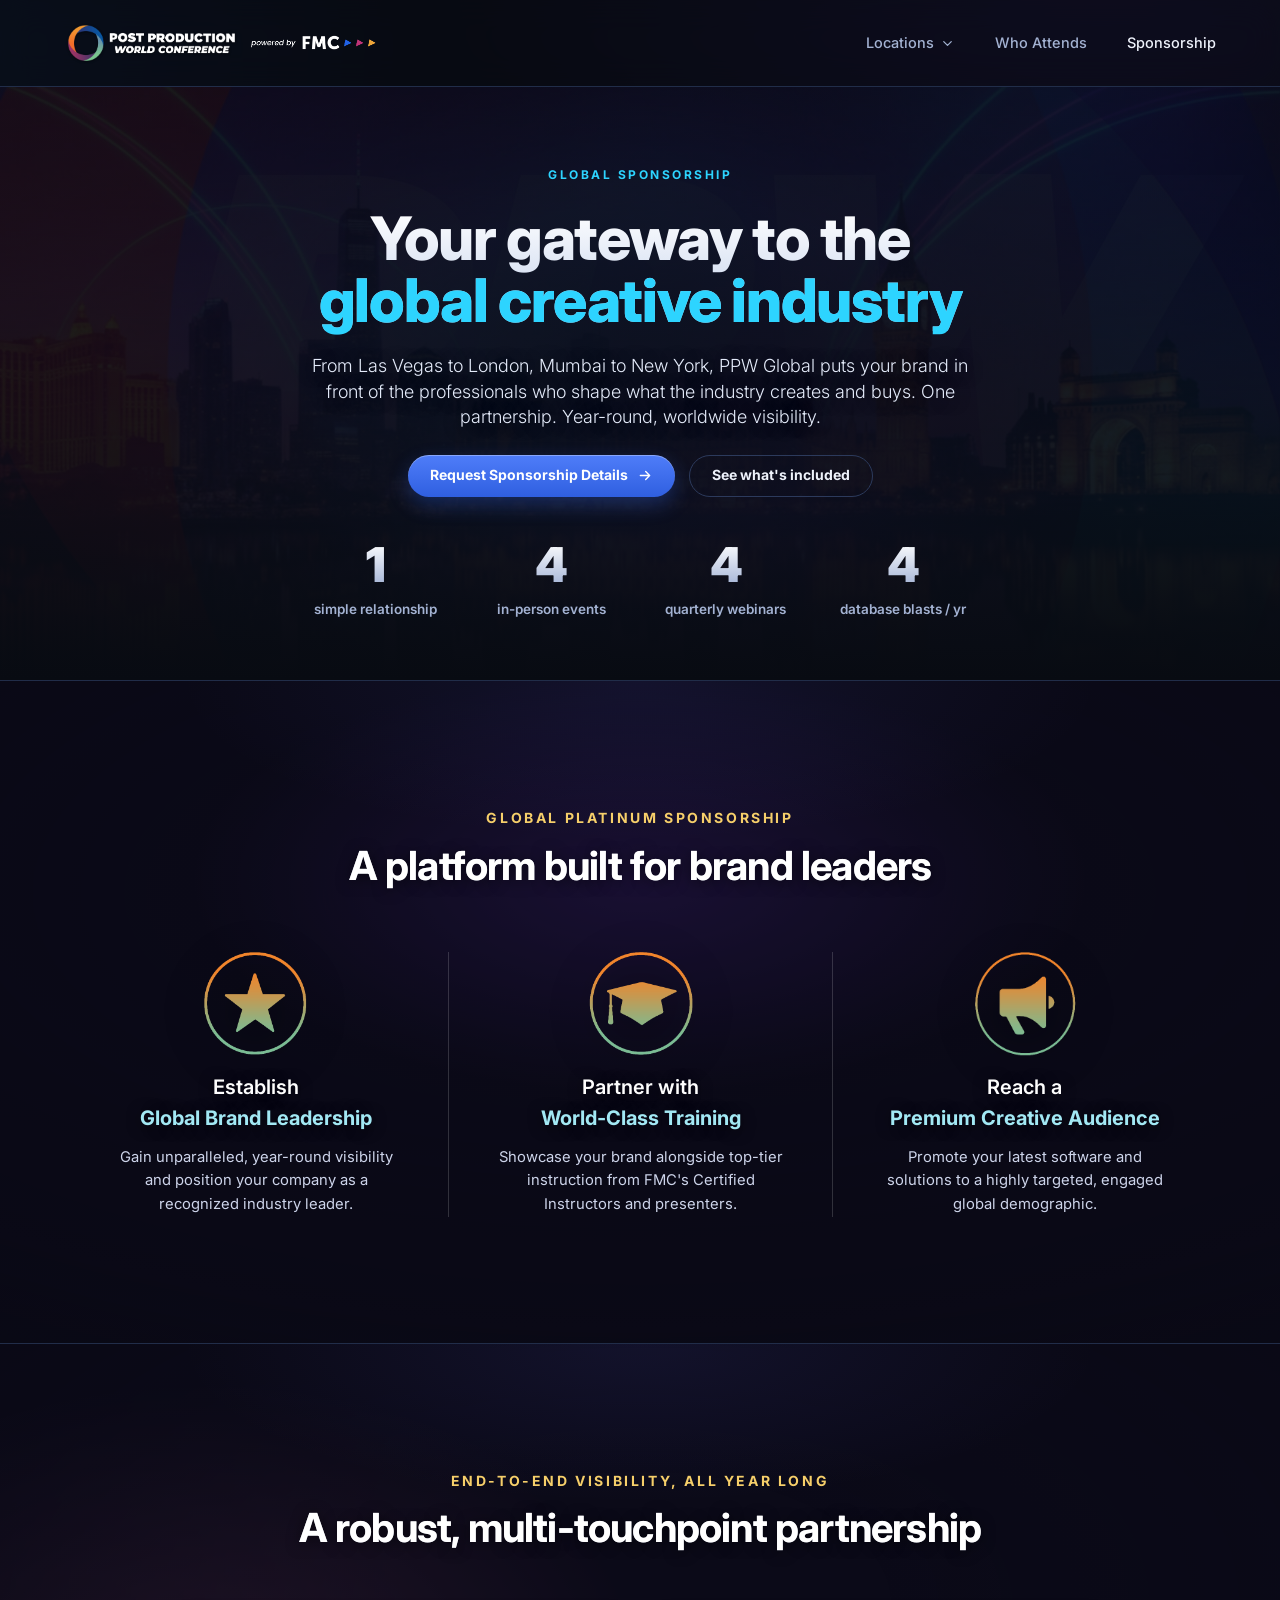
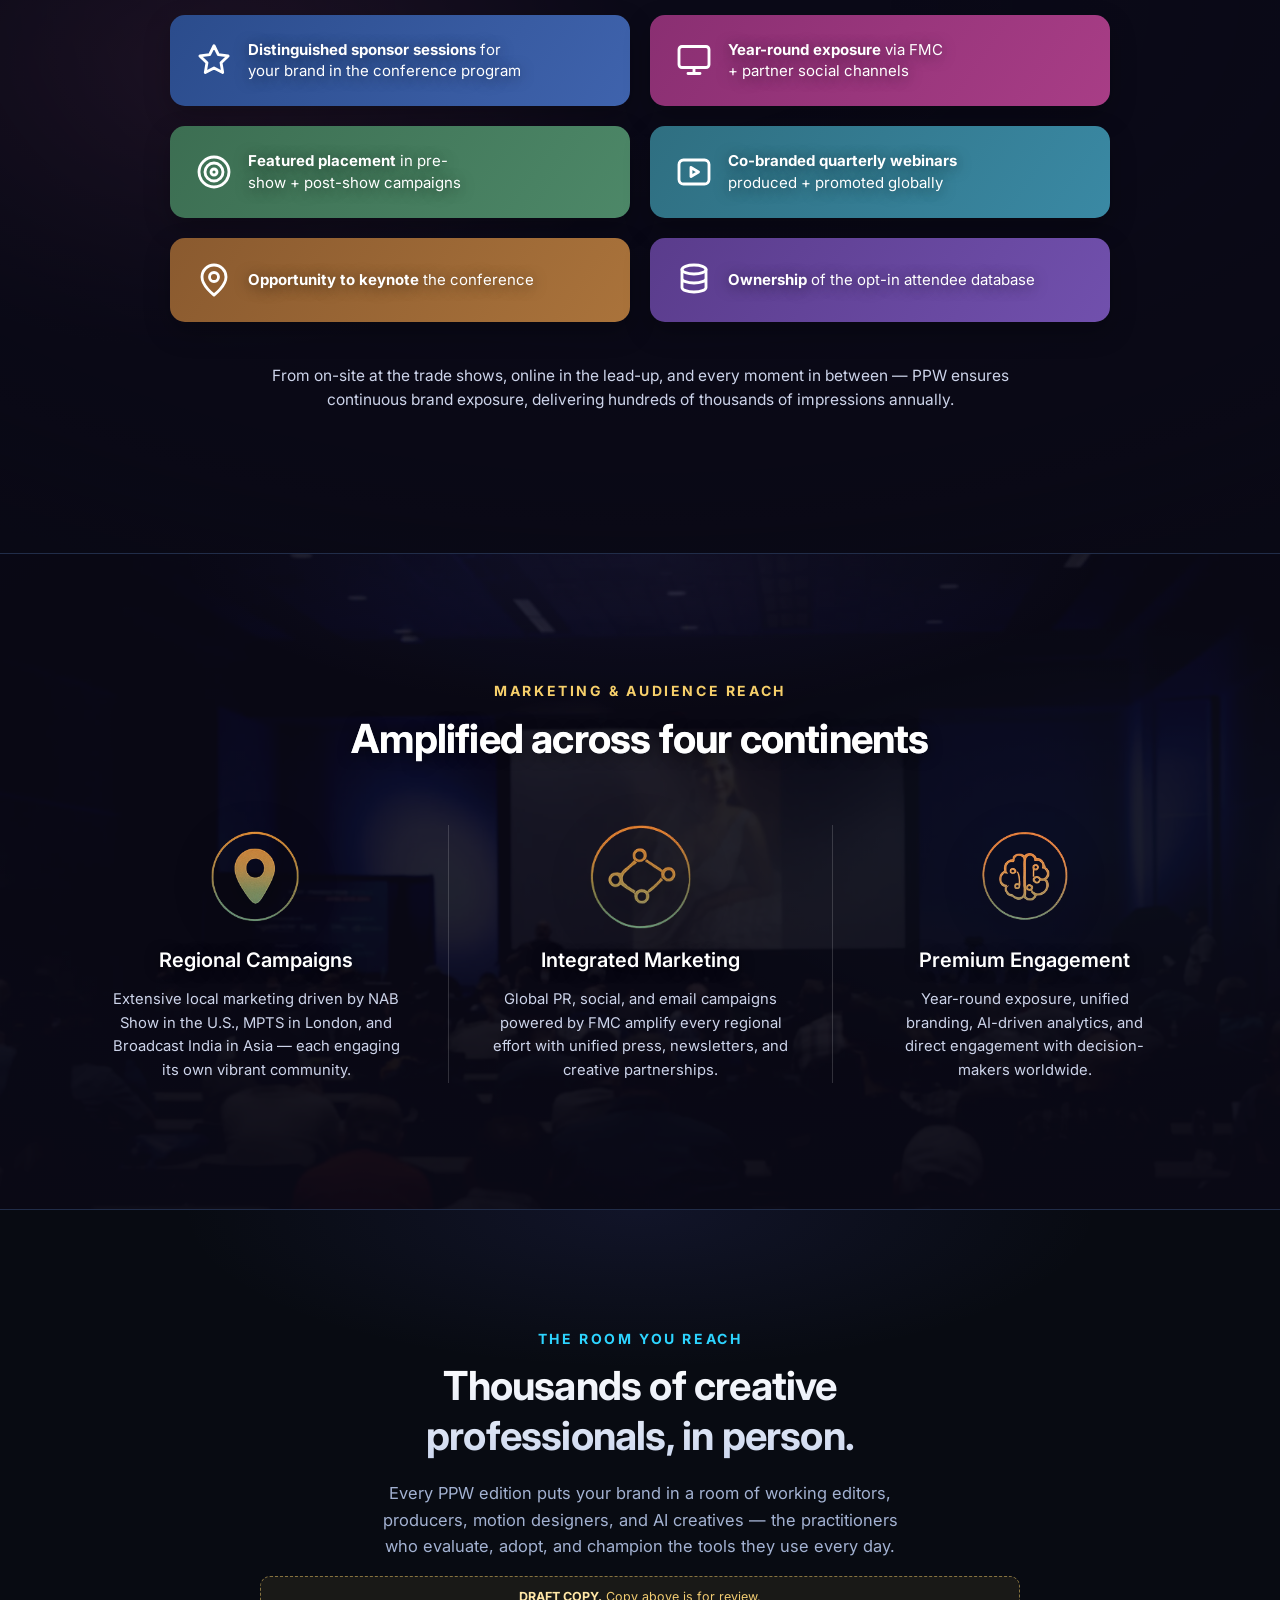
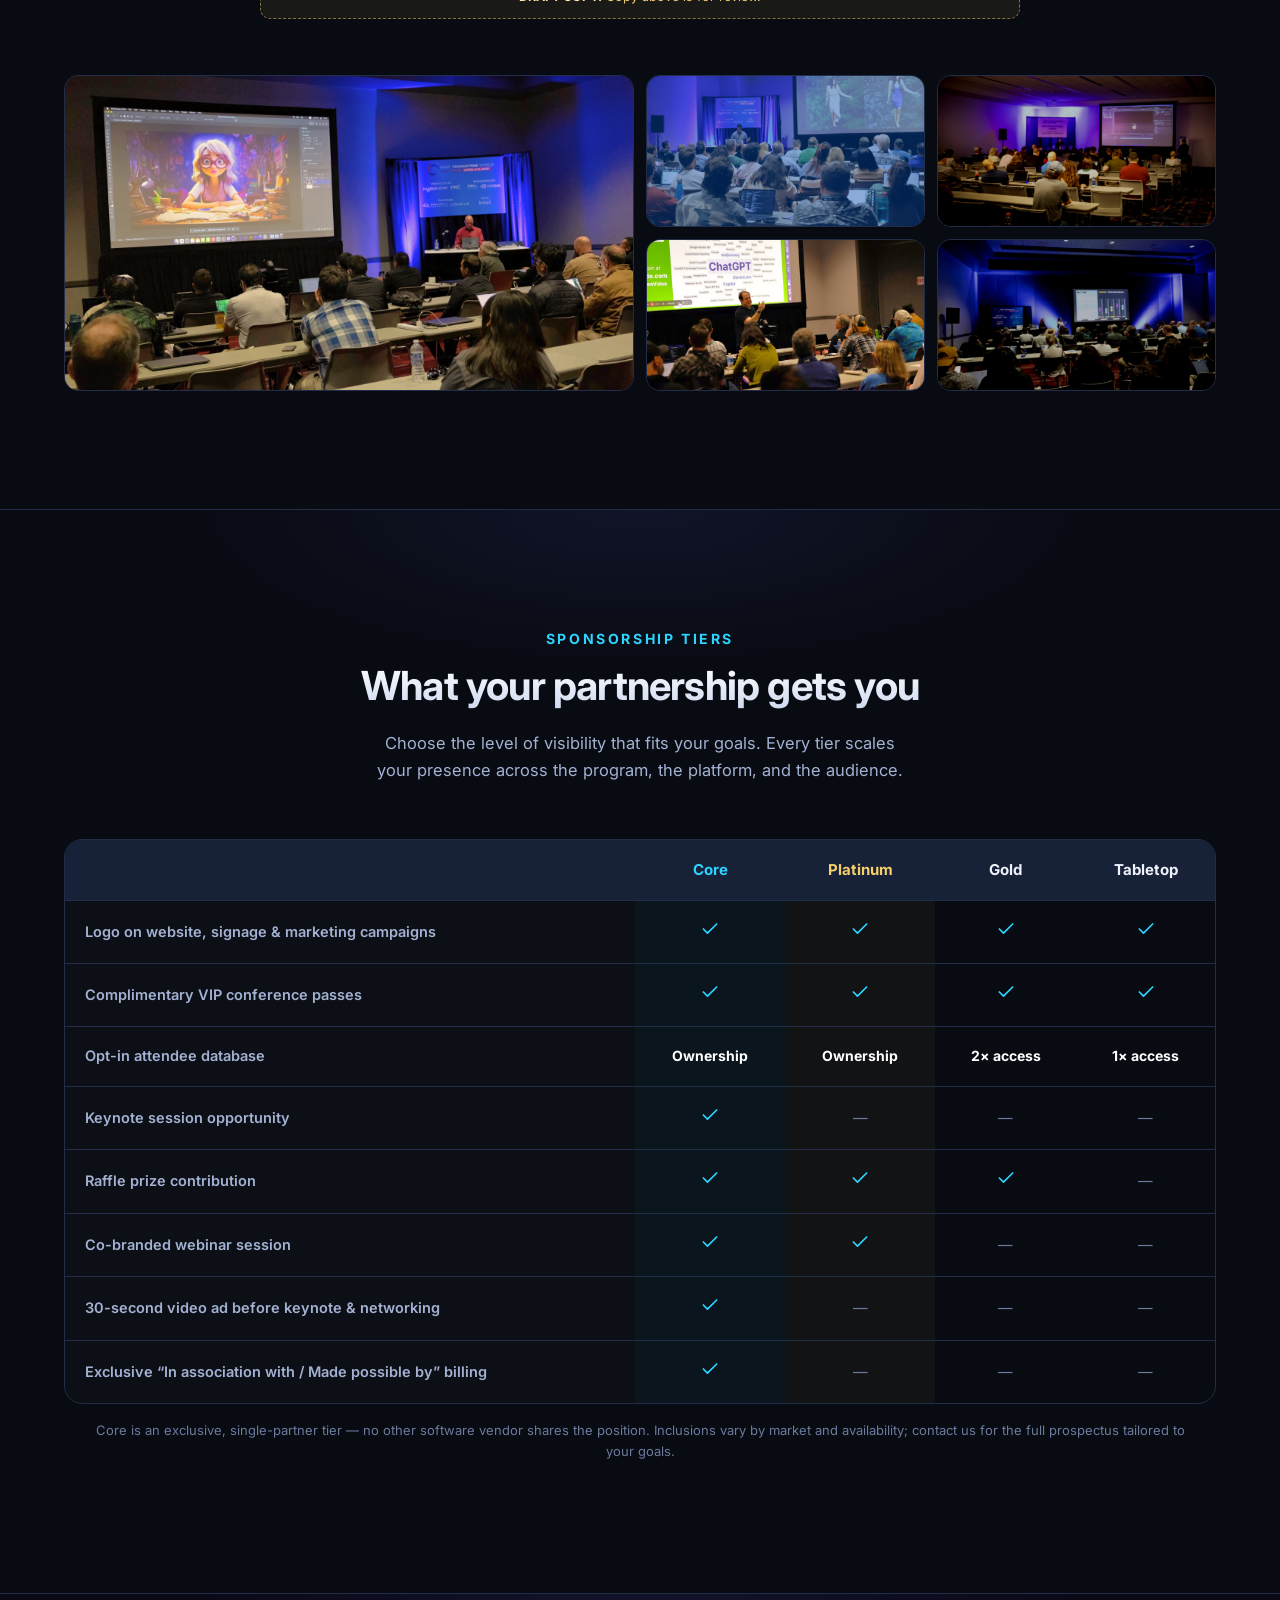
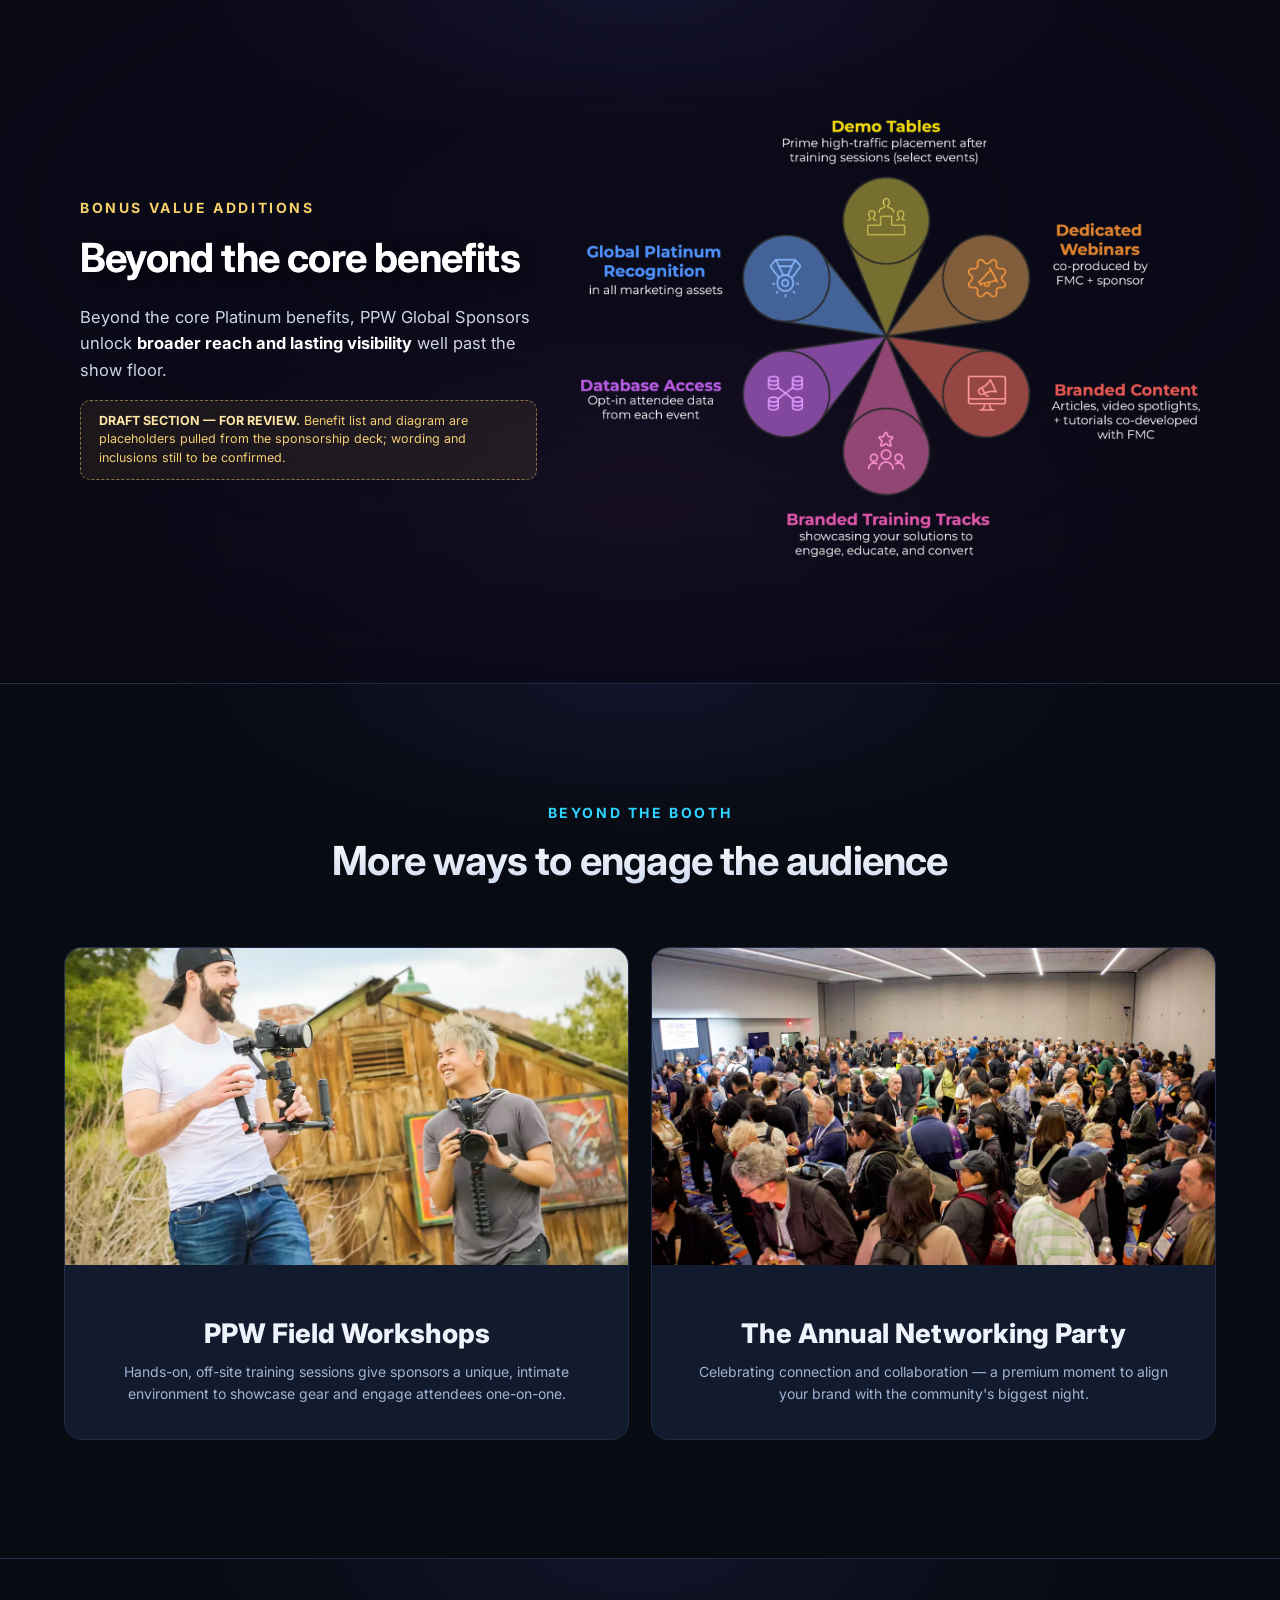
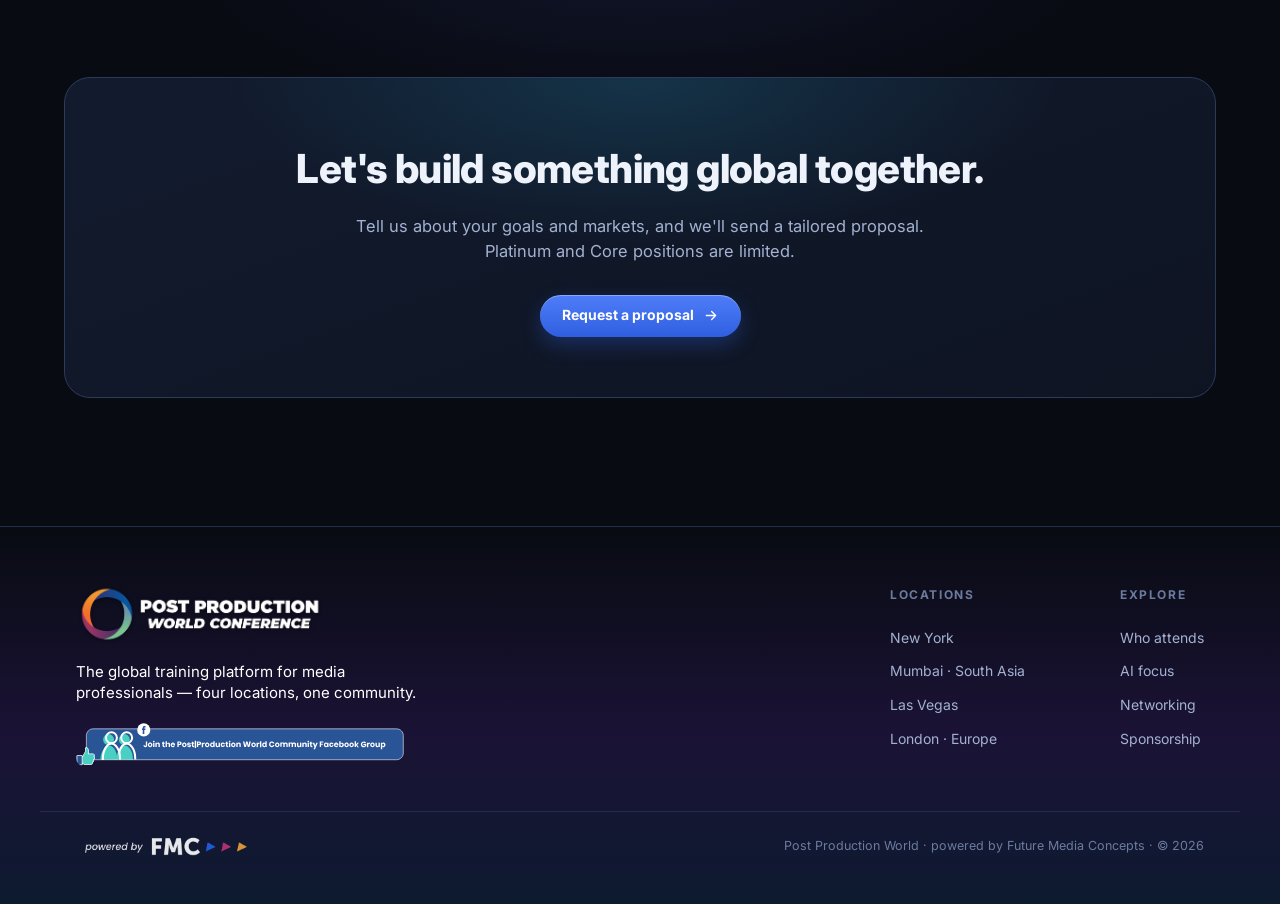
<file: ppw-sponsorships.html>
<!DOCTYPE html>
<html lang="en">
<head>
<meta charset="UTF-8">
<meta name="viewport" content="width=device-width, initial-scale=1.0, viewport-fit=cover">
<title>Sponsorships — Post Production World Conference</title>
<link rel="preconnect" href="https://fonts.googleapis.com">
<link rel="preconnect" href="https://fonts.gstatic.com" crossorigin>
<link rel="preconnect" href="https://api.fontshare.com" crossorigin>
<link href="https://api.fontshare.com/v2/css?f[]=satoshi@400,500,700,900&display=swap" rel="stylesheet">
<link href="https://fonts.googleapis.com/css2?family=Inter:wght@400;500;600;700;800&display=swap" rel="stylesheet">
<style>
  :root{--bg:#080b12;--bg-2:#0e1422;--panel:#121b2e;--panel-2:#172138;--line:#212d49;--line-2:#2c3a5c;--ink:#eef2fb;--ink-dim:#a3b2d2;--ink-faint:#6b7b9e;--accent:#3b82f6;--accent-2:#2dd4ff;--gold:#f6cf6a;--radius:18px;--maxw:1200px;--shadow:0 24px 60px rgba(0,0,0,.45)}
  *{box-sizing:border-box}
  html{-webkit-text-size-adjust:100%;scroll-behavior:smooth}
  body{margin:0;color:var(--ink);line-height:1.55;-webkit-font-smoothing:antialiased;font-size:16px;font-family:"Inter",-apple-system,BlinkMacSystemFont,"Segoe UI",Roboto,sans-serif;background:radial-gradient(1100px 720px at 86% -6%, rgba(124,58,237,.24), transparent 60%),
      radial-gradient(1000px 640px at -12% 6%, rgba(45,130,246,.20), transparent 58%),
      radial-gradient(1200px 900px at 50% 112%, rgba(109,40,217,.20), transparent 62%),var(--bg);background-attachment:fixed}
  a{color:inherit}
  .wrap{max-width:var(--maxw);margin:0 auto;padding:0 24px}
  h1,h2,h3{font-family:"Satoshi","Inter",sans-serif;text-wrap:balance;margin:0}
  p,.sec-desc,.hero-sub{text-wrap:pretty}
  .ic{width:1em;height:1em;display:inline-block;fill:none;stroke:currentColor;stroke-width:2;stroke-linecap:round;stroke-linejoin:round;flex:none}
  .proto-banner{background:linear-gradient(90deg,#19233c,#141d33);border-bottom:1px solid var(--line);font-size:12.5px;color:var(--ink-dim);text-align:center;padding:8px 16px;letter-spacing:.2px}
  .proto-banner b{color:var(--ink)}
  /* nav (shared) */
  header.nav{position:sticky;top:0;z-index:60;background:rgba(8,11,18,.78);backdrop-filter:blur(16px) saturate(1.2);border-bottom:1px solid var(--line)}
  .nav-inner{display:flex;align-items:center;gap:22px;height:86px}
  .nav-logo{height:34px;width:auto;display:block}
  .nav-links{display:flex;gap:40px;margin-left:auto;align-items:center;font-size:14.5px}
  .nav-links a{text-decoration:none;color:var(--ink-dim);font-weight:500;transition:color .15s}
  .nav-links a:hover,.nav-links a.active{color:var(--ink)}
  .dd{position:relative;display:flex;align-items:center}
  .dd-btn{display:inline-flex;align-items:center;gap:6px;background:none;border:0;color:var(--ink-dim);font:inherit;font-size:14.5px;font-weight:500;cursor:pointer;padding:0}
  .dd-btn .ic{width:15px;height:15px;transition:transform .2s}
  .dd:hover .dd-btn,.dd:focus-within .dd-btn{color:var(--ink)}
  .dd:hover .dd-btn .ic{transform:rotate(180deg)}
  .dd-menu{position:absolute;top:calc(100% + 18px);left:50%;transform:translateX(-50%) translateY(8px);min-width:288px;background:var(--panel-2);border:1px solid var(--line-2);border-radius:16px;padding:8px;opacity:0;visibility:hidden;transition:.18s ease;box-shadow:var(--shadow);z-index:70}
  .dd:hover .dd-menu,.dd:focus-within .dd-menu{opacity:1;visibility:visible;transform:translateX(-50%) translateY(0)}
  .dd-menu::before{content:"";position:absolute;top:-18px;left:0;right:0;height:18px}
  .dd-menu a{display:flex;align-items:center;justify-content:space-between;gap:18px;padding:12px 14px;border-radius:11px;text-decoration:none}
  .dd-menu a:hover{background:rgba(255,255,255,.05)}
  .dd-menu .lft{display:flex;align-items:center;gap:11px}
  .dd-menu .ic{width:16px;height:16px;color:var(--accent-2)}
  .dd-menu .c{font-weight:700;font-size:14px;color:var(--ink)}
  .dd-menu .d{font-size:12.5px;color:var(--ink-faint);white-space:nowrap}
  .dd-menu .all{justify-content:center;color:var(--accent-2);font-weight:700;font-size:13px;margin-top:2px;border-top:1px solid var(--line);border-radius:0 0 11px 11px}
  .btn:hover{transform:translateY(-1px);box-shadow:0 11px 26px rgba(47,95,224,.42),inset 0 1px 0 rgba(255,255,255,.32)}
  .btn.ghost{background:transparent;box-shadow:none;border:1.5px solid var(--line-2);color:var(--ink)}
  .btn.ghost:hover{background:rgba(255,255,255,.05);box-shadow:none}
  .btn.gold{background:linear-gradient(180deg,#4f7df9,#2f5fe0);color:#fff;border-color:rgba(255,255,255,.18);box-shadow:0 8px 20px rgba(47,95,224,.32),inset 0 1px 0 rgba(255,255,255,.32)}
  .btn.gold:hover{box-shadow:0 11px 26px rgba(47,95,224,.42),inset 0 1px 0 rgba(255,255,255,.32)}
  @media(max-width:900px){.nav-links{display:none}}
  /* hero */
  .hero{position:relative;overflow:hidden;padding:74px 0 60px;text-align:center}
  .hero-bg{position:absolute;inset:0;background:url(ppw-assets/hero.jpg) center 40%/cover;filter:brightness(.55) saturate(1.1);opacity:.8;z-index:0}
  .hero::after{content:"";position:absolute;inset:0;z-index:0;background:linear-gradient(180deg,rgba(8,11,18,.45),rgba(8,11,18,.7) 70%,var(--bg))}
  .hero .wrap{position:relative;z-index:1}
  .eyebrow{display:inline-flex;align-items:center;gap:10px;font-size:12px;letter-spacing:2.5px;text-transform:uppercase;color:var(--accent-2);font-weight:700;margin-bottom:22px}
  .eyebrow .dot{width:7px;height:7px;border-radius:50%;background:var(--accent-2);box-shadow:0 0 16px var(--accent-2)}
  h1.title{font-size:clamp(34px,6vw,60px);line-height:1.04;font-weight:800;letter-spacing:-1.4px;max-width:900px;margin:0 auto 22px;background:linear-gradient(180deg,#fff,#bcccea);-webkit-background-clip:text;background-clip:text;color:transparent}
  h1.title .hl{color:var(--accent-2);-webkit-text-fill-color:var(--accent-2)}
  .hero-sub{font-size:clamp(17px,2.1vw,18px);color:#e4ebfa;font-weight:500;max-width:680px;margin:0 auto 30px;line-height:1.4;text-shadow:0 2px 16px rgba(0,0,0,.6)}
  .hero-sub{font-weight:300;margin:0 auto 26px}
  .hero-cta{display:flex;gap:14px;justify-content:center;flex-wrap:wrap}
  .sec-head{margin-bottom:56px;max-width:760px}
  .sec-head.center{margin-inline:auto;text-align:center}
  .sec-desc{color:var(--ink-dim);margin-top:14px;font-size:16.5px;line-height:1.6}
  .sec-head.center .sec-desc{max-width:600px;margin-inline:auto;text-wrap:balance}
  /* pillars */
  .pillars{display:grid;grid-template-columns:repeat(3,1fr);gap:20px}
  @media(max-width:820px){.pillars{grid-template-columns:1fr}}
  .pillar{background:var(--panel);border:1px solid var(--line);border-radius:18px;padding:30px;transition:border-color .18s,transform .18s}
  .pillar:hover{border-color:var(--line-2);transform:translateY(-3px)}
  .pillar .ibox{width:50px;height:50px;border-radius:13px;display:flex;align-items:center;justify-content:center;background:linear-gradient(160deg,rgba(45,212,255,.18),rgba(59,130,246,.10));border:1px solid var(--line-2);color:var(--accent-2)}
  .pillar .ibox .ic{width:24px;height:24px}
  .pillar h3{font-size:18px;margin:18px 0 8px;font-weight:700}
  .pillar p{margin:0;color:var(--ink-dim);font-size:14.5px;line-height:1.6}
  /* touchpoints */
  .touch-grid{display:grid;grid-template-columns:repeat(2,1fr);gap:14px 30px}
  @media(max-width:760px){.touch-grid{grid-template-columns:1fr}}
  .touch{display:flex;gap:14px;align-items:flex-start;padding:16px 0;border-bottom:1px solid var(--line)}
  .touch .ck{flex:none;width:26px;height:26px;border-radius:8px;background:rgba(45,212,255,.14);color:var(--accent-2);display:flex;align-items:center;justify-content:center}
  .touch .ck .ic{width:15px;height:15px}
  .touch b{color:#fff;font-weight:700}
  .touch span.t{font-size:15px;color:var(--ink-dim);line-height:1.5}
  /* reach cards */
  .reach{display:grid;grid-template-columns:repeat(3,1fr);gap:18px}
  @media(max-width:820px){.reach{grid-template-columns:1fr}}
  .rcard{background:linear-gradient(160deg,var(--panel),var(--bg-2));border:1px solid var(--line);border-radius:18px;padding:28px}
  .rcard h3{font-size:17px;margin:0 0 10px;font-weight:700;color:#fff}
  .rcard p{margin:0;color:var(--ink-dim);font-size:14.5px;line-height:1.6}
  /* comparison table */
  .cmp{width:100%;border-collapse:separate;border-spacing:0;border:1px solid var(--line);border-radius:18px;overflow:hidden;font-size:14.5px}
  .cmp-scroll{overflow-x:auto;-webkit-overflow-scrolling:touch}
  .cmp thead th{background:var(--panel-2);font-family:"Satoshi","Inter",sans-serif;font-size:15px;font-weight:700}
  .cmp thead th.core{color:var(--accent-2)}
  .cmp thead th.plat{color:var(--gold)}
  .cmp tbody th{text-align:left;font-weight:600;color:var(--ink-dim);background:rgba(255,255,255,.015);min-width:240px;white-space:normal}
  .cmp td .ic{width:20px;height:20px;color:var(--accent-2)}
  .cmp td.no{color:var(--ink-faint)}
  .cmp .val{font-weight:700;color:#fff;font-size:14px}
  .cmp tbody tr:last-child th,.cmp tbody tr:last-child td{border-bottom:0}
  .cmp col.c-core{background:rgba(45,212,255,.05)}
  .cmp col.c-plat{background:rgba(246,207,106,.04)}
  .cmp-note{font-size:13px;color:var(--ink-faint);margin-top:16px;text-align:center;line-height:1.6}
  /* extras */
  .extras{display:grid;grid-template-columns:repeat(2,1fr);gap:22px}
  @media(max-width:820px){.extras{grid-template-columns:1fr}}
  .extra-img{width:100%;aspect-ratio:16/9;object-fit:cover;display:block}
  .extra p{margin:0;color:var(--ink-dim);font-size:14px;line-height:1.55}
  /* cta */
  .cta-strip{position:relative;overflow:hidden;text-align:center;background:linear-gradient(160deg,var(--panel),var(--bg-2));border:1px solid var(--line-2);border-radius:26px;padding:60px 30px}
  .cta-strip .glow{position:absolute;inset:0;background:radial-gradient(600px 240px at 50% 0,rgba(45,212,255,.14),transparent 70%)}
  .cta-strip h2{position:relative;font-size:clamp(28px,4vw,40px);font-weight:800;letter-spacing:-.6px;margin-bottom:14px}
  .cta-strip p{position:relative;color:var(--ink-dim);max-width:580px;margin:0 auto 30px;font-size:16.5px}
  .cta-strip .hero-cta{position:relative}
  .hero-stats{display:flex;flex-wrap:wrap;justify-content:center;gap:20px 54px;margin-top:44px}
  .hero-stats>div{text-align:center;min-width:120px}
  .hero-stats .hn{font-family:"Satoshi","Inter",sans-serif;font-size:48px;font-weight:900;line-height:1;letter-spacing:-1px;background:linear-gradient(180deg,#fff,#9fb0d4);-webkit-background-clip:text;background-clip:text;color:transparent}
  .hero-stats .hl{font-size:13.5px;color:var(--ink-dim);margin-top:10px;font-weight:600}
  .foot-logo{height:30px;margin:0 auto 18px;display:block;opacity:.92}
  /* ===== premium pass ===== */
  section.block{border-top:1px solid var(--line);padding:90px 0;position:relative}
  section.block:not(.sponsors-light):not(#ai)::before{content:"";position:absolute;top:0;left:0;right:0;height:340px;background:radial-gradient(640px 220px at 50% 0,rgba(99,102,241,.1),transparent 72%);pointer-events:none;z-index:0}
  section.block>.wrap{position:relative;z-index:1}
  .sec-title{font-size:clamp(27px,3.8vw,40px);margin-top:12px;font-weight:700;letter-spacing:-.8px;line-height:1.24;padding-bottom:.14em;background:linear-gradient(180deg,#fff,#c9d5ee);-webkit-background-clip:text;background-clip:text;color:transparent}
  .sponsors-light .sec-title{background:none;color:#0e1626;-webkit-text-fill-color:#0e1626}
  .sponsors-light{clip-path:polygon(0 38px,100% 0,100% 100%,0 100%)}
  .loc{transition:transform .2s,border-color .2s,box-shadow .25s}
  .loc:hover{box-shadow:0 24px 60px rgba(0,0,0,.45),0 0 0 1px rgba(124,58,237,.28),0 18px 50px rgba(124,58,237,.2)}
  .who,.fcard{transition:transform .2s,border-color .2s,box-shadow .25s}
  .who:hover,.fcard:hover{box-shadow:0 22px 50px rgba(0,0,0,.4),0 0 40px rgba(99,102,241,.13)}
  .reveal{opacity:0;transform:translateY(24px);transition:opacity .8s cubic-bezier(.2,.7,.2,1),transform .8s cubic-bezier(.2,.7,.2,1)}
  .reveal.in{opacity:1;transform:none}
  .review-strip{background:rgba(245,196,81,.1);border-bottom:1px solid rgba(245,196,81,.34);color:#f3cd72;font-size:12px;text-align:center;padding:7px 16px;letter-spacing:.2px}
  .review-strip b{color:#ffe6a6}
  .review-flag{max-width:var(--maxw,1200px);margin:18px auto 0;padding:10px 16px;font-size:12.5px;line-height:1.5;color:#f3cd72;background:rgba(245,196,81,.07);border:1px dashed rgba(245,196,81,.4);border-radius:10px}
  .review-flag b{color:#ffe6a6}
  footer{text-align:center;position:relative;overflow:hidden;border-top:1px solid var(--line);padding:0;margin-top:10px}
  .foot-glow{position:absolute;inset:0;background:linear-gradient(180deg,transparent,rgba(124,58,237,.16) 55%,rgba(45,130,246,.13));pointer-events:none}
  .foot-inner{position:relative;display:grid;grid-template-columns:1fr auto auto;gap:95px;padding:53px 36px 38px;text-align:left}
  .foot-ppw{height:68px;width:auto;margin-bottom:13px;display:block}
  .foot-brand p{color:#ffffff;font-size:15px;line-height:1.4;max-width:340px;margin:0 0 20px}
  .fb-btn{display:inline-flex;align-items:center;gap:10px;background:#1877f2;color:#fff;text-decoration:none;font-weight:700;font-size:14px;padding:11px 18px;border-radius:12px;box-shadow:0 10px 26px rgba(24,119,242,.4);transition:transform .15s}
  .fb-btn:hover{transform:translateY(-1px)}
  .fb-btn svg{width:18px;height:18px;fill:#fff}
  .foot-col h4{font-size:12px;letter-spacing:1.6px;text-transform:uppercase;color:var(--ink-faint);margin:6px 0 16px;font-weight:700}
  .foot-col a{display:block;color:var(--ink-dim);text-decoration:none;font-size:14px;padding:6px 0}
  .foot-col a:hover{color:var(--ink)}
  .foot-bottom{position:relative;display:flex;align-items:center;justify-content:space-between;gap:18px;flex-wrap:wrap;border-top:1px solid var(--line);padding:22px 36px 44px}
  .foot-fmc{height:26px;width:auto;opacity:.9;padding-left:9px}
  footer .small{color:var(--ink-faint);font-size:12.5px;line-height:1.5}
  @media(max-width:760px){.foot-inner{grid-template-columns:1fr 1fr;gap:30px;padding:46px 22px 30px}.foot-brand{grid-column:1/-1}}
  .nav-brand{display:flex;align-items:center;gap:12px;text-decoration:none}
  .nb-ppw{height:48px;width:auto;display:block}
  .nb-by{font-size:9.5px;letter-spacing:1px;text-transform:uppercase;color:var(--ink-dim);font-weight:600;white-space:nowrap}
  .nb-fmc{height:20px;width:auto;display:block}
  @media(max-width:600px){.nb-by{display:none}.nb-ppw{height:40px}.nb-fmc{height:17px}}
  .fb-link{display:inline-block}
  .spon-bridge .sb-text{flex:1 1 440px;max-width:660px}
  .spon-bridge p{text-wrap:pretty}
  .deck-slide{display:block;width:100%;max-width:1080px;margin:0 auto;border-radius:16px;border:1px solid var(--line-2);box-shadow:0 26px 64px rgba(0,0,0,.45)}
  .deck-sec .wrap{position:relative;z-index:1}
  .deck-sec .sec-kicker{color:#f6cf6a}
  .deck-sec .sec-title{color:#fff}
  .ring-icon i{flex:1;border-radius:50%;background:#1b1640;display:flex;align-items:center;justify-content:center}
  .deck-pillars{display:grid;grid-template-columns:repeat(3,1fr);margin-top:36px;text-align:center}
  .deck-pillars .pillar{padding:0 28px}
  .deck-pillars .pillar+.pillar{border-left:1px solid rgba(255,255,255,.13)}
  .deck-pillars .pillar b{color:#a2e8f4;display:block}
  .touch-pills{display:grid;grid-template-columns:1fr 1fr;gap:15px;margin-top:32px;max-width:940px;margin-inline:auto}
  .tpill b{color:#fff}
  .bonus-grid{display:grid;grid-template-columns:repeat(3,1fr);gap:14px;margin-top:32px}
  .deck-sec .c1{background:linear-gradient(125deg,#2b4c8c,#3f63ad)}
  .deck-sec .c2{background:linear-gradient(125deg,#8a2f72,#a83d86)}
  .deck-sec .c3{background:linear-gradient(125deg,#3c6e52,#4d8868)}
  .deck-sec .c4{background:linear-gradient(125deg,#2f6f81,#3a89a4)}
  .deck-sec .c5{background:linear-gradient(125deg,#8a5a2f,#aa733b)}
  .deck-sec .c6{background:linear-gradient(125deg,#5a3c8c,#7150ad)}
  @media(max-width:760px){.deck-pillars,.bonus-grid{grid-template-columns:1fr}.deck-pillars .pillar+.pillar{border-left:0}.deck-pillars .pillar{padding:0}.touch-pills{grid-template-columns:1fr}}
  /* --- premium pass --- */
  .fb-link img{max-width:100%;height:auto;display:block;border-radius:8px;width:328px!important}
  .ring-icon{border-radius:50%;display:flex;margin:0 auto 18px;background:conic-gradient(from 140deg,#f6cf6a,#2dd4bf,#a78bfa,#f6cf6a);padding:2px;width:92px;height:92px;margin-bottom:22px}
  .ring-icon svg{color:#f6cf6a;width:40px;height:40px}
  .deck-pillars .pillar+.pillar{border-left:1px solid rgba(255,255,255,.16)!important}
  .deck-pillars h3{color:#fff;margin:0 0 9px;font-weight:600;font-size:20px;margin-bottom:12px}
  .deck-pillars p{color:#cdd4ea;margin:0;font-size:14.8px;line-height:1.6}
  .tpill span{line-height:1.45;font-size:15px;text-wrap:balance}
  /* premium pass v2 */
  .sec-kicker{text-transform:uppercase;color:var(--accent-2);font-weight:700;font-size:14px!important;letter-spacing:2.6px!important}
  .deck-bg::after{content:"";position:absolute;inset:0;background:radial-gradient(52% 56% at 50% 22%,rgba(124,58,237,.34),transparent 64%),radial-gradient(42% 52% at 10% 58%,rgba(45,212,255,.16),transparent 70%),radial-gradient(42% 52% at 90% 52%,rgba(244,114,182,.18),transparent 70%)}
  .deck-pillars{margin-top:52px}
  .deck-pillars .pillar{background:none!important;border:0!important;box-shadow:none!important;border-radius:0!important;padding:0 44px}
  .deck-pillars .ring-icon{width:96px;height:96px}
  .deck-pillars .ring-icon svg{width:42px;height:42px}
  .touch-pills{gap:20px;margin-top:50px}
  .tpill{display:flex;align-items:center;color:#fff;box-shadow:0 10px 26px rgba(0,0,0,.25);border-radius:15px;padding:24px 26px;gap:16px}
  .tpill .ic{flex:none;stroke-width:1.9;width:36px;height:36px}
  .bonus-grid{gap:22px;margin-top:50px}
  .bonus{display:flex;flex-direction:column;border-radius:14px;color:#fff;padding:36px 26px;min-height:172px;align-items:center;text-align:center;gap:11px}
  .bonus .ic{stroke-width:1.9;width:42px;height:42px}
  .bonus h4{margin:2px 0 0;font-weight:700;font-size:17px}
  .bonus p{margin:0;color:rgba(255,255,255,.86);line-height:1.45;font-size:13.6px}
  .deck-foot{text-align:center;color:#cdd4ea;max-width:760px;margin-inline:auto;text-wrap:pretty;font-size:15.5px;margin-top:42px}
  .extras{gap:22px;margin-top:8px}
  .extra{background:var(--panel);border:1px solid var(--line);border-radius:18px;overflow:hidden;padding:0!important;text-align:center}
  .extra-body{padding:30px 32px 34px!important}
  .extra .ibox{display:flex;align-items:center;justify-content:center;background:linear-gradient(160deg,rgba(246,207,106,.16),rgba(246,207,106,.05));border:1px solid rgba(246,207,106,.3);color:var(--gold);width:62px!important;height:62px!important;margin:0 auto 4px!important;border-radius:16px!important}
  .extra .ibox .ic{width:30px!important;height:30px!important}
  .extra h3{margin:18px 0 7px;font-weight:800;font-size:27px!important}
  .cmp th,.cmp td{text-align:center;border-bottom:1px solid var(--line);white-space:nowrap;padding:18px 20px!important}
  /* distinct background per deck section */
  .deck-a{background:linear-gradient(160deg,#2c1b50,#1d1742 55%,#141633)}
  .deck-b{background:linear-gradient(150deg,#3a1838,#241640 52%,#141633)}
  .deck-c{background:linear-gradient(160deg,#132a47,#16213f 54%,#121634)}
  .deck-d{background:linear-gradient(160deg,#341641,#221541 54%,#141633)}
  .ring-png{width:104px;height:104px;display:block;margin:0 auto 16px;object-fit:contain;filter:drop-shadow(0 8px 22px rgba(0,0,0,.4))}
  /* dark cinematic deck backgrounds */
  .deck-bg{position:absolute;inset:0;background:url(ppw-assets/global-map.webp) center/cover;opacity:.42!important}
  .deck-a .deck-bg::after{background:radial-gradient(116% 96% at 50% 32%,transparent 16%,rgba(7,7,16,.82) 92%),radial-gradient(50% 46% at 50% 30%,rgba(124,58,237,.3),transparent 70%)!important}
  .deck-b .deck-bg::after{background:radial-gradient(116% 96% at 50% 32%,transparent 16%,rgba(7,7,16,.84) 92%),radial-gradient(50% 50% at 16% 40%,rgba(244,114,182,.22),transparent 70%)!important}
  .deck-c .deck-bg::after{background:radial-gradient(116% 96% at 50% 32%,transparent 16%,rgba(7,7,16,.84) 92%),radial-gradient(50% 50% at 85% 45%,rgba(45,212,255,.22),transparent 70%)!important}
  .deck-d .deck-bg::after{background:radial-gradient(116% 96% at 50% 32%,transparent 16%,rgba(7,7,16,.84) 92%),radial-gradient(56% 50% at 50% 76%,rgba(168,80,200,.24),transparent 70%)!important}
  .deck-sec h2,.deck-sec .pillar h3,.deck-sec .pc,.deck-sec .tpill span{text-shadow:0 2px 14px rgba(0,0,0,.55)}
  .sgallery{display:grid;grid-template-columns:repeat(4,1fr);grid-auto-rows:152px;gap:12px}
  .sgallery a{overflow:hidden;border-radius:14px;border:1px solid var(--line);display:block}
  .sgallery img{width:100%;height:100%;object-fit:cover;display:block;transition:transform .35s}
  .sgallery a:hover img{transform:scale(1.05)}
  .sgallery .big{grid-column:span 2;grid-row:span 2}
  @media(max-width:700px){.sgallery{grid-template-columns:repeat(2,1fr);grid-auto-rows:120px}}
  .btn{display:inline-flex;align-items:center;gap:9px;background:linear-gradient(180deg,#4f7df9,#2f5fe0);color:#fff;text-decoration:none;font-weight:700;font-size:14px;padding:13px 22px;border-radius:999px;box-shadow:0 8px 20px rgba(47,95,224,.32),inset 0 1px 0 rgba(255,255,255,.32);white-space:nowrap;transition:transform .15s,box-shadow .15s;line-height:1;padding-top:13px!important;padding-bottom:13px!important}
  header.nav .btn{padding:10px 18px;font-size:13.5px;margin-left:10px;padding-top:10px!important;padding-bottom:10px!important}
  .btn .ic{width:16px;height:16px;transform:translateY(-0.5px)!important}
  .btn .bt{display:inline-block!important;transform:translateY(-1px)!important}
  /* more breathing room on every section */
  .block{padding-top:118px!important;padding-bottom:118px!important}
  .deck-sec{position:relative;overflow:hidden;padding:98px 0;background:#0b0a18!important;padding-top:126px!important;padding-bottom:126px!important}
  /* topic-relevant artwork, darker + subdued */
  .deck-a .deck-bg{background:none!important}
  .deck-b .deck-bg{background:none!important}
  .deck-c .deck-bg{background-position:right center;background:url(ppw-assets/conf-bg3.jpg) center 30%/cover!important;background-image:url(ppw-assets/conf-c.webp)!important;background-size:cover!important;opacity:.16!important;filter:saturate(.8)}
  .deck-d .deck-bg{background:none!important}
  @media(max-width:760px){.cmp{display:block;overflow-x:auto;-webkit-overflow-scrolling:touch}}
  .bonus-split{display:grid;grid-template-columns:0.85fr 1.15fr;gap:44px;align-items:center;max-width:1120px;margin:0 auto}
  .bonus-copy{text-align:left}
  .bonus-copy .sec-title{margin-top:14px}
  .bonus-copy .sec-desc{margin-top:16px;max-width:none}
  .bonus-copy .draft-note{margin-left:0;margin-right:0;text-align:left}
  .bonus-flower{display:block;width:100%;max-width:640px;margin:0 auto}
  @media(max-width:860px){.bonus-split{grid-template-columns:1fr;gap:24px}.bonus-copy{text-align:center}.bonus-copy .draft-note{text-align:center}}
  .draft-note{max-width:760px;margin:16px auto 0;padding:11px 18px;border:1px dashed rgba(246,207,106,.5);background:rgba(246,207,106,.07);border-radius:10px;color:#f3cd72;font-size:12.5px;line-height:1.5;text-align:center}
  .draft-note b{color:#ffe6a6}
</style>
</head>
<body>

<svg width="0" height="0" style="position:absolute" aria-hidden="true">
  <symbol id="i-arrow" viewBox="0 0 24 24"><path d="M5 12h14M13 6l6 6-6 6"/></symbol>
  <symbol id="i-chev" viewBox="0 0 24 24"><path d="m6 9 6 6 6-6"/></symbol>
  <symbol id="i-check" viewBox="0 0 24 24"><path d="M20 6 9 17l-5-5"/></symbol>
  <symbol id="i-pin" viewBox="0 0 24 24"><path d="M20 10c0 6-8 12-8 12s-8-6-8-12a8 8 0 0 1 16 0Z"/><circle cx="12" cy="10" r="3"/></symbol>
  <symbol id="i-globe" viewBox="0 0 24 24"><circle cx="12" cy="12" r="10"/><path d="M2 12h20M12 2a15 15 0 0 1 0 20M12 2a15 15 0 0 0 0 20"/></symbol>
  <symbol id="i-grad" viewBox="0 0 24 24"><path d="M22 10 12 5 2 10l10 5 10-5Z"/><path d="M6 12v5c0 1 2.7 3 6 3s6-2 6-3v-5"/></symbol>
  <symbol id="i-target" viewBox="0 0 24 24"><circle cx="12" cy="12" r="10"/><circle cx="12" cy="12" r="6"/><circle cx="12" cy="12" r="2"/></symbol>
  <symbol id="i-mega" viewBox="0 0 24 24"><path d="m3 11 16-6v14L3 13v-2Z"/><path d="M11.6 16.8 11 21H7l-.5-5"/></symbol>
  <symbol id="i-tools" viewBox="0 0 24 24"><path d="M14.7 6.3a4 4 0 0 0 5 5l-7 7a4 4 0 0 1-5-5Z"/><path d="m9 9-4 4"/></symbol>
  <symbol id="i-party" viewBox="0 0 24 24"><path d="M2 22 13 11M5.5 8.5 9 12M2 22l5.5-1.5M2 22l1.5-5.5"/><path d="M14 6.5a3.5 3.5 0 0 1 3.5-3.5M22 10a3.5 3.5 0 0 0-3.5-3.5M18 13l1 1M14 2l1 1"/></symbol>
  <symbol id="i-play" viewBox="0 0 24 24"><rect x="2" y="4" width="20" height="16" rx="3"/><path d="m10 9 5 3-5 3V9Z"/></symbol>
  <symbol id="i-db" viewBox="0 0 24 24"><ellipse cx="12" cy="5" rx="8" ry="3"/><path d="M4 5v6c0 1.7 3.6 3 8 3s8-1.3 8-3V5M4 11v6c0 1.7 3.6 3 8 3s8-1.3 8-3v-6"/></symbol>
  <symbol id="i-star" viewBox="0 0 24 24"><path d="M12 2.5 14.9 8.4 21.4 9.3 16.7 13.9 17.8 20.4 12 17.3 6.2 20.4 7.3 13.9 2.6 9.3 9.1 8.4Z"/></symbol>
  <symbol id="i-screen" viewBox="0 0 24 24"><rect x="2" y="3" width="20" height="14" rx="2"/><path d="M8 21h8M12 17v4"/></symbol>
</svg>
<header class="nav">
  <div class="wrap nav-inner">
    <a href="index.html" class="nav-brand"><img class="nb-ppw" src="ppw-assets/ppw-logo.webp" alt="Post Production World"><img class="nb-fmc" src="ppw-assets/fmc-logo.webp" alt="FMC"></a>
    <nav class="nav-links">
      <div class="dd">
        <button class="dd-btn" aria-haspopup="true">Locations <svg class="ic"><use href="#i-chev"/></svg></button>
        <div class="dd-menu" role="menu">
          <a href="new-york.html" role="menuitem"><span class="lft"><svg class="ic"><use href="#i-pin"/></svg><span class="c">New York</span></span><span class="d">Oct 20-21, 2026</span></a>
          <a href="https://www.abishow.com" target="_blank" rel="noopener" role="menuitem"><span class="lft"><svg class="ic"><use href="#i-pin"/></svg><span class="c">Mumbai · South Asia</span></span><span class="d">Oct 2026</span></a>
          <a href="https://www.nabshow.com/las-vegas/conferences-and-workshops/post-production-world/" target="_blank" rel="noopener" role="menuitem"><span class="lft"><svg class="ic"><use href="#i-pin"/></svg><span class="c">Las Vegas</span></span><span class="d">Apr 2027</span></a>
          <a href="https://www.mediaproductionshow.com/ppw-europe" target="_blank" rel="noopener" role="menuitem"><span class="lft"><svg class="ic"><use href="#i-pin"/></svg><span class="c">London · Europe</span></span><span class="d">May 2027</span></a>
        </div>
      </div>
      <a href="index.html#attendees">Who Attends</a>
      <a href="ppw-sponsorships.html" class="active">Sponsorship</a>
    </nav>
  </div>
</header>

<section class="hero">
  <div class="hero-bg"></div>
  <div class="wrap">
    <div class="eyebrow">Global Sponsorship</div>
    <h1 class="title">Your gateway to the <span class="hl">global creative industry</span></h1>
    <p class="hero-sub">From Las Vegas to London, Mumbai to New York, PPW Global puts your brand in front of the professionals who shape what the industry creates and buys. One partnership. Year-round, worldwide visibility.</p>
    <div class="hero-cta">
      <a class="btn gold" href="mailto:meganb@fmctraining.com?subject=PPW%20Global%20Sponsorship%20Details"><span class="bt">Request Sponsorship Details</span> <svg class="ic"><use href="#i-arrow"/></svg></a>
      <a class="btn ghost" href="#tiers"><span class="bt">See what's included</span></a>
    </div>
    <div class="hero-stats">
      <div><div class="hn">1</div><div class="hl">simple relationship</div></div>
      <div><div class="hn">4</div><div class="hl">in-person events</div></div>
      <div><div class="hn">4</div><div class="hl">quarterly webinars</div></div>
      <div><div class="hn">4</div><div class="hl">database blasts / yr</div></div>
    </div>
  </div>
</section>

<section class="block deck-sec deck-a">
  <div class="deck-bg"></div>
  <div class="wrap">
    <div class="sec-head center"><div class="sec-kicker">Global Platinum Sponsorship</div><h2 class="sec-title">A platform built for brand leaders</h2></div>
    <div class="deck-pillars">
      <div class="pillar"><img class="ring-png" src="ppw-assets/ic-star.png" alt=""><h3>Establish <b>Global Brand Leadership</b></h3><p>Gain unparalleled, year-round visibility and position your company as a recognized industry leader.</p></div>
      <div class="pillar"><img class="ring-png" src="ppw-assets/ic-grad.png" alt=""><h3>Partner with <b>World-Class Training</b></h3><p>Showcase your brand alongside top-tier instruction from FMC's Certified Instructors and presenters.</p></div>
      <div class="pillar"><img class="ring-png" src="ppw-assets/ic-mega.png" alt=""><h3>Reach a <b>Premium Creative Audience</b></h3><p>Promote your latest software and solutions to a highly targeted, engaged global demographic.</p></div>
    </div>
  </div>
</section>

<section class="block deck-sec deck-b">
  <div class="deck-bg"></div>
  <div class="wrap">
    <div class="sec-head center"><div class="sec-kicker">End-to-End Visibility, All Year Long</div><h2 class="sec-title">A robust, multi-touchpoint partnership</h2></div>
    <div class="touch-pills">
      <div class="tpill c1"><svg class="ic"><use href="#i-star"/></svg><span><b>Distinguished sponsor sessions</b> for your brand in the conference program</span></div>
      <div class="tpill c2"><svg class="ic"><use href="#i-screen"/></svg><span><b>Year-round exposure</b> via FMC + partner social channels</span></div>
      <div class="tpill c3"><svg class="ic"><use href="#i-target"/></svg><span><b>Featured placement</b> in pre-show + post-show campaigns</span></div>
      <div class="tpill c4"><svg class="ic"><use href="#i-play"/></svg><span><b>Co-branded quarterly webinars</b> produced + promoted globally</span></div>
      <div class="tpill c5"><svg class="ic"><use href="#i-pin"/></svg><span><b>Opportunity to keynote</b> the conference</span></div>
      <div class="tpill c6"><svg class="ic"><use href="#i-db"/></svg><span><b>Ownership</b> of the opt-in attendee database</span></div>
    </div>
    <p class="deck-foot">From on-site at the trade shows, online in the lead-up, and every moment in between — PPW ensures continuous brand exposure, delivering hundreds of thousands of impressions annually.</p>
  </div>
</section>

<section class="block deck-sec deck-c">
  <div class="deck-bg"></div>
  <div class="wrap">
    <div class="sec-head center"><div class="sec-kicker">Marketing &amp; Audience Reach</div><h2 class="sec-title">Amplified across four continents</h2></div>
    <div class="deck-pillars">
      <div class="pillar"><img class="ring-png" src="ppw-assets/ic-pin.png" alt=""><h3>Regional Campaigns</h3><p>Extensive local marketing driven by NAB Show in the U.S., MPTS in London, and Broadcast India in Asia — each engaging its own vibrant community.</p></div>
      <div class="pillar"><img class="ring-png" src="ppw-assets/ic-network.png" alt=""><h3>Integrated Marketing</h3><p>Global PR, social, and email campaigns powered by FMC amplify every regional effort with unified press, newsletters, and creative partnerships.</p></div>
      <div class="pillar"><img class="ring-png" src="ppw-assets/ic-brain.png" alt=""><h3>Premium Engagement</h3><p>Year-round exposure, unified branding, AI-driven analytics, and direct engagement with decision-makers worldwide.</p></div>
    </div>
  </div>
</section>

<section class="block">
  <div class="wrap">
    <div class="sec-head center"><div class="sec-kicker">The room you reach</div><h2 class="sec-title">Thousands of creative professionals, in person.</h2><p class="sec-desc" style="margin-inline:auto">Every PPW edition puts your brand in a room of working editors, producers, motion designers, and AI creatives — the practitioners who evaluate, adopt, and champion the tools they use every day.</p><div class="draft-note"><b>DRAFT COPY.</b> Copy above is for review.</div></div>
    <div class="sgallery">
      <a class="big" href="ppw-assets/conf-g1.jpg" target="_blank"><img src="ppw-assets/conf-g1.jpg" alt="PPW session" loading="lazy"></a>
      <a href="ppw-assets/conf-g3.jpg" target="_blank"><img src="ppw-assets/conf-g3.jpg" alt="" loading="lazy"></a>
      <a href="ppw-assets/conf-a.webp" target="_blank"><img src="ppw-assets/conf-a.webp" alt="" loading="lazy"></a>
      <a href="ppw-assets/conf-g2.jpg" target="_blank"><img src="ppw-assets/conf-g2.jpg" alt="" loading="lazy"></a>
      <a href="ppw-assets/conf-d.webp" target="_blank"><img src="ppw-assets/conf-d.webp" alt="" loading="lazy"></a>
    </div>
  </div>
</section>

<section class="block" id="tiers">
  <div class="wrap">
    <div class="sec-head center">
      <div class="sec-kicker">Sponsorship tiers</div>
      <h2 class="sec-title">What your partnership gets you</h2>
      <p class="sec-desc">Choose the level of visibility that fits your goals. Every tier scales your presence across the program, the platform, and the audience.</p>
    </div>
    <div class="cmp-scroll">
      <table class="cmp">
        <colgroup><col><col class="c-core"><col class="c-plat"><col><col></colgroup>
        <thead>
          <tr><th></th><th class="core">Core</th><th class="plat">Platinum</th><th>Gold</th><th>Tabletop</th></tr>
        </thead>
        <tbody>
          <tr><th>Logo on website, signage &amp; marketing campaigns</th>
            <td><svg class="ic"><use href="#i-check"/></svg></td><td><svg class="ic"><use href="#i-check"/></svg></td><td><svg class="ic"><use href="#i-check"/></svg></td><td><svg class="ic"><use href="#i-check"/></svg></td></tr>
          <tr><th>Complimentary VIP conference passes</th>
            <td><svg class="ic"><use href="#i-check"/></svg></td><td><svg class="ic"><use href="#i-check"/></svg></td><td><svg class="ic"><use href="#i-check"/></svg></td><td><svg class="ic"><use href="#i-check"/></svg></td></tr>
          <tr><th>Opt-in attendee database</th>
            <td><span class="val">Ownership</span></td><td><span class="val">Ownership</span></td><td><span class="val">2× access</span></td><td><span class="val">1× access</span></td></tr>
          <tr><th>Keynote session opportunity</th>
            <td><svg class="ic"><use href="#i-check"/></svg></td><td class="no">—</td><td class="no">—</td><td class="no">—</td></tr>
          <tr><th>Raffle prize contribution</th>
            <td><svg class="ic"><use href="#i-check"/></svg></td><td><svg class="ic"><use href="#i-check"/></svg></td><td><svg class="ic"><use href="#i-check"/></svg></td><td class="no">—</td></tr>
          <tr><th>Co-branded webinar session</th>
            <td><svg class="ic"><use href="#i-check"/></svg></td><td><svg class="ic"><use href="#i-check"/></svg></td><td class="no">—</td><td class="no">—</td></tr>
          <tr><th>30-second video ad before keynote &amp; networking</th>
            <td><svg class="ic"><use href="#i-check"/></svg></td><td class="no">—</td><td class="no">—</td><td class="no">—</td></tr>
          <tr><th>Exclusive “In association with / Made possible by” billing</th>
            <td><svg class="ic"><use href="#i-check"/></svg></td><td class="no">—</td><td class="no">—</td><td class="no">—</td></tr>
        </tbody>
      </table>
    </div>
    <p class="cmp-note">Core is an exclusive, single-partner tier — no other software vendor shares the position. Inclusions vary by market and availability; contact us for the full prospectus tailored to your goals.</p>
  </div>
</section>

<section class="block deck-sec deck-d">
  <div class="deck-bg"></div>
  <div class="wrap">
    <div class="bonus-split">
      <div class="bonus-copy">
        <div class="sec-kicker">Bonus Value Additions</div>
        <h2 class="sec-title">Beyond the core benefits</h2>
        <p class="sec-desc" style="color:#cdd4ea">Beyond the core Platinum benefits, PPW Global Sponsors unlock <strong style="color:#fff">broader reach and lasting visibility</strong> well past the show floor.</p>
        <div class="draft-note"><b>DRAFT SECTION &mdash; FOR REVIEW.</b> Benefit list and diagram are placeholders pulled from the sponsorship deck; wording and inclusions still to be confirmed.</div>
      </div>
      <img class="bonus-flower" src="ppw-assets/bonus-flower.webp" alt="Bonus value additions: demo tables, dedicated webinars, branded content, branded training tracks, database access, global platinum recognition">
    </div>
  </div>
</section>

<section class="block">
  <div class="wrap">
    <div class="sec-head center">
      <div class="sec-kicker">Beyond the booth</div>
      <h2 class="sec-title">More ways to engage the audience</h2>
    </div>
    <div class="extras">
      <div class="extra">
        <img class="extra-img" src="ppw-assets/extra-field.webp" alt="PPW Field Workshop" loading="lazy">
        <div class="extra-body">
          <h3>PPW Field Workshops</h3>
          <p>Hands-on, off-site training sessions give sponsors a unique, intimate environment to showcase gear and engage attendees one-on-one.</p>
        </div>
      </div>
      <div class="extra">
        <img class="extra-img" src="ppw-assets/extra-party.webp" alt="PPW Networking Party" loading="lazy">
        <div class="extra-body">
          <h3>The Annual Networking Party</h3>
          <p>Celebrating connection and collaboration — a premium moment to align your brand with the community's biggest night.</p>
        </div>
      </div>
      
    </div>
  </div>
</section>

<section class="block" id="contact">
  <div class="wrap">
    <div class="cta-strip">
      <div class="glow"></div>
      <h2>Let's build something global together.</h2>
      <p>Tell us about your goals and markets, and we'll send a tailored proposal. Platinum and Core positions are limited.</p>
      <div class="hero-cta">
        <a class="btn gold" href="mailto:info@ppw-conference.com?subject=P%7CPW%20Global%20Sponsorship%20Inquiry"><span class="bt">Request a proposal</span> <svg class="ic"><use href="#i-arrow"/></svg></a>
      </div>
    </div>
  </div>
</section>

<footer>
  <div class="foot-glow"></div>
  <div class="wrap foot-inner">
    <div class="foot-brand">
      <img class="foot-ppw" src="ppw-assets/ppw-logo.webp" alt="Post Production World Conference">
      <p>The global training platform for media professionals — four locations, one community.</p>
      <a class="fb-link" href="https://www.facebook.com/groups/postproductionworld" target="_blank" rel="noopener"><img src="ppw-assets/fb-group.svg" alt="Join the Facebook Group"></a>
    </div>
    <div class="foot-col">
      <h4>Locations</h4>
      <a href="new-york.html">New York</a>
      <a href="mumbai.html">Mumbai · South Asia</a>
      <a href="vegas.html">Las Vegas</a>
      <a href="london.html">London · Europe</a>
    </div>
    <div class="foot-col">
      <h4>Explore</h4>
      <a href="index.html#attendees">Who attends</a>
      <a href="index.html#ai">AI focus</a>
      <a href="index.html#networking">Networking</a>
      <a href="ppw-sponsorships.html">Sponsorship</a>
    </div>
  </div>
  <div class="wrap foot-bottom">
    <img class="foot-fmc" src="ppw-assets/fmc-logo.webp" alt="Powered by FMC — Future Media Concepts">
    <div class="small">Post Production World · powered by Future Media Concepts · © 2026</div>
  </div>
</footer>

<script>(function(){try{var els=[].slice.call(document.querySelectorAll("section.block .sec-head,.loc,.who,.fcard,.ai-wrap,.collage,.cta-strip,.pillar,.rcard,.extra,.cmp,.hero-stats"));els.forEach(function(el){el.classList.add("reveal");});function check(){var h=window.innerHeight||800;for(var i=els.length-1;i>=0;i--){if(els[i].getBoundingClientRect().top<h*0.9){els[i].classList.add("in");els.splice(i,1);}}}check();window.addEventListener("scroll",check,{passive:true});window.addEventListener("resize",check);setTimeout(check,250);setTimeout(function(){els.forEach(function(el){el.classList.add("in");});els=[];},2600);}catch(e){}})();</script>
</body>
</html>
</file>
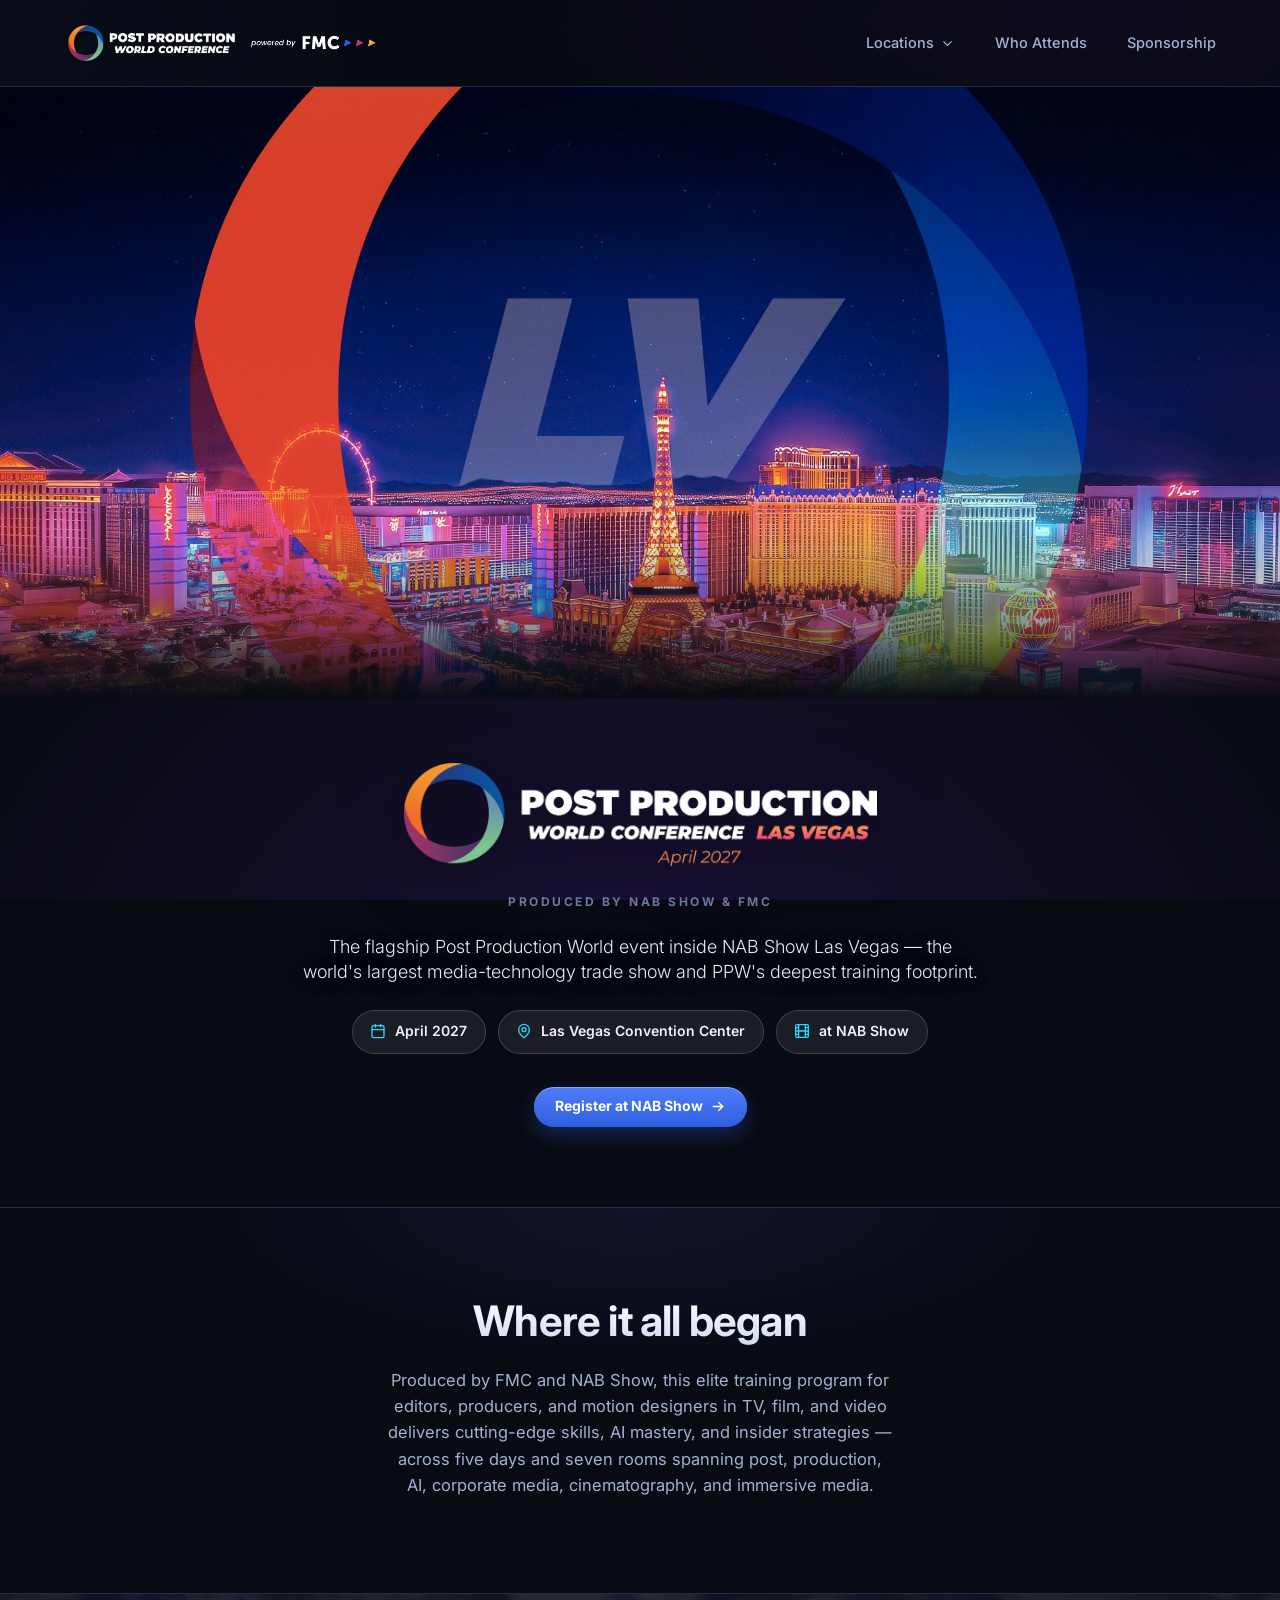
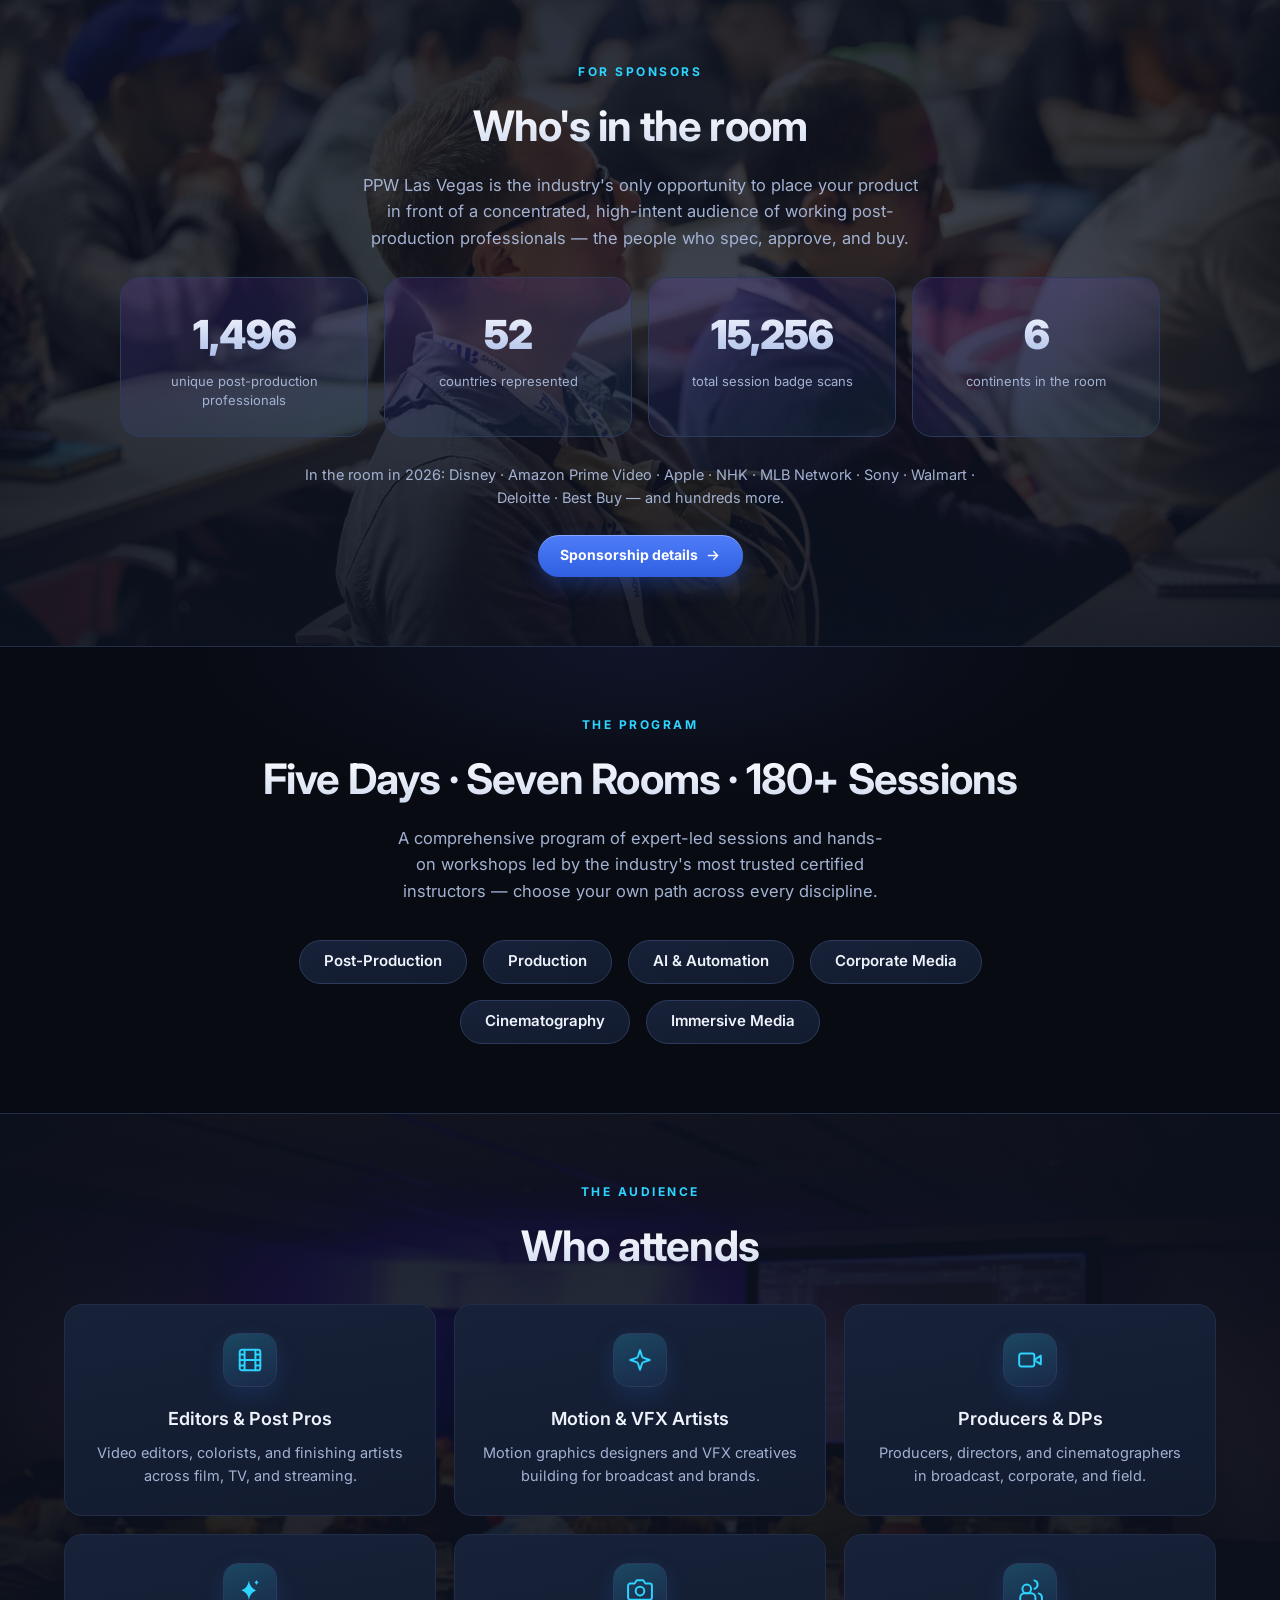
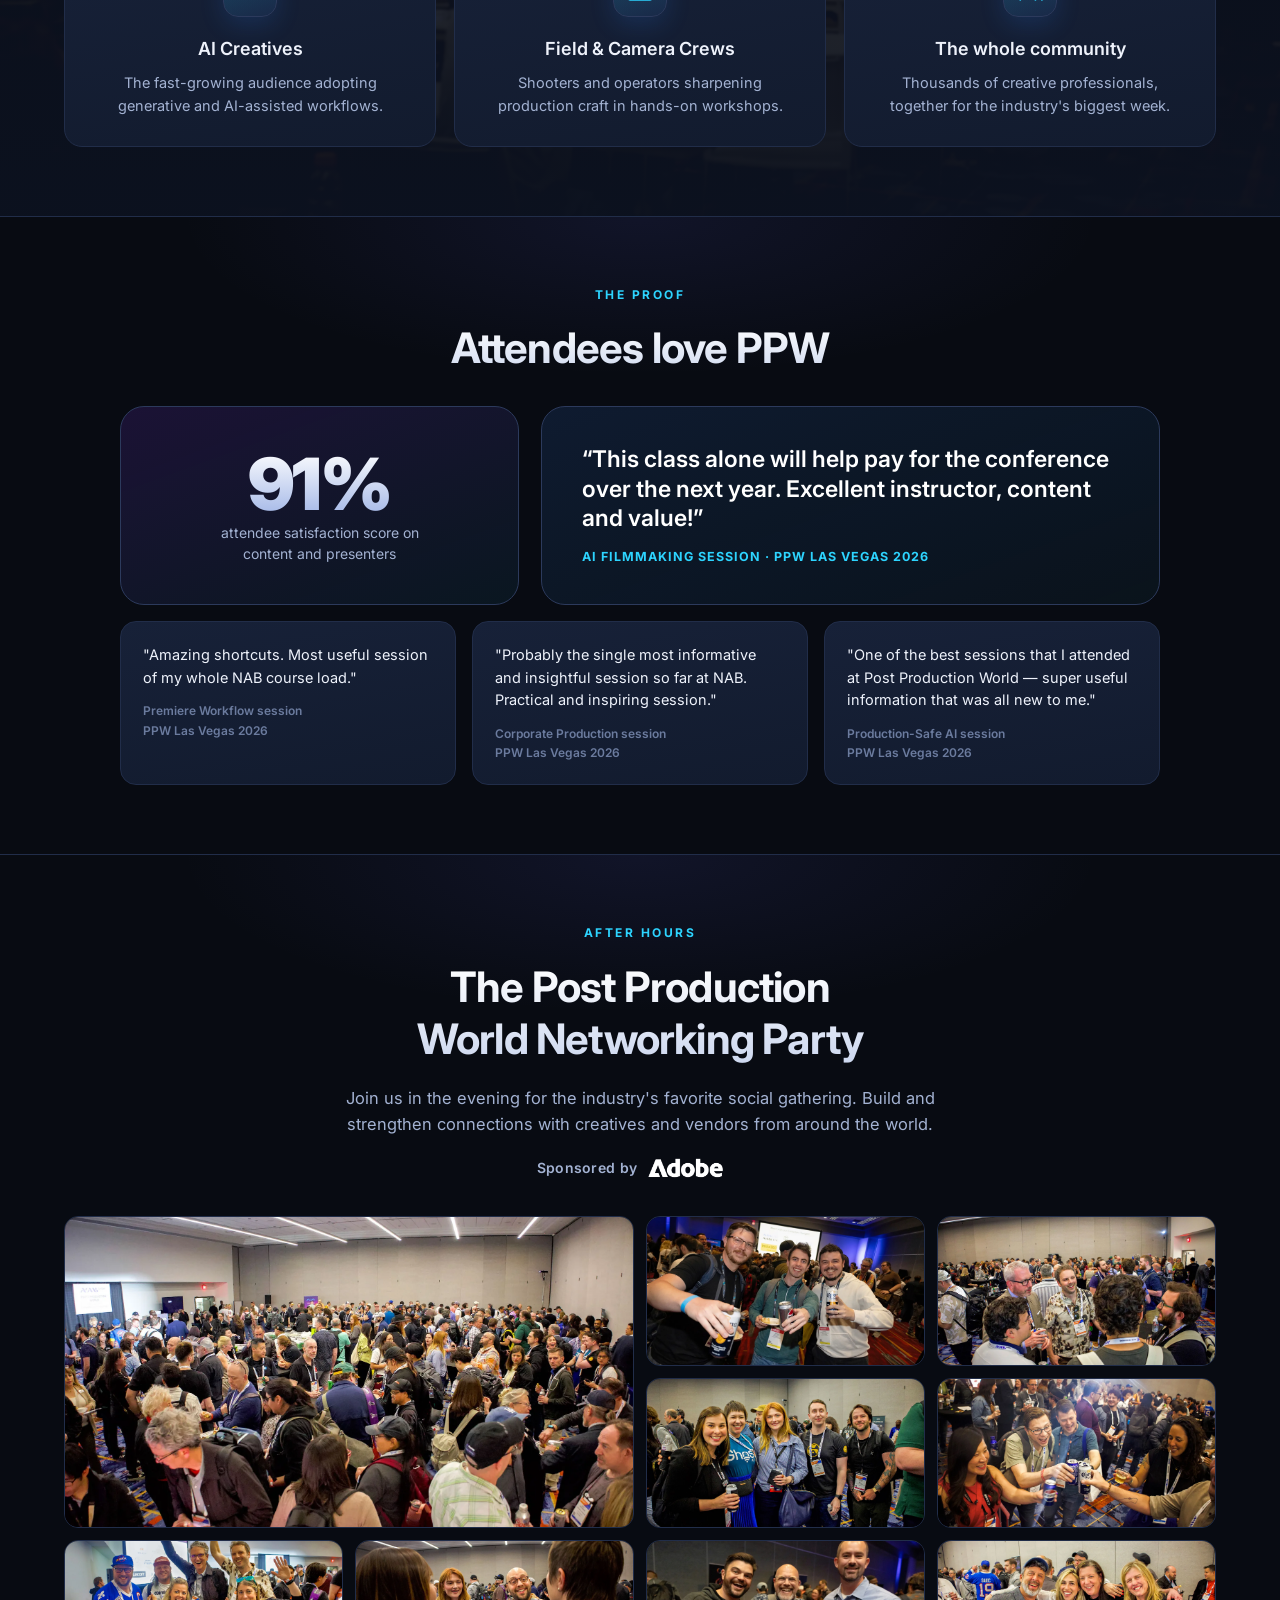
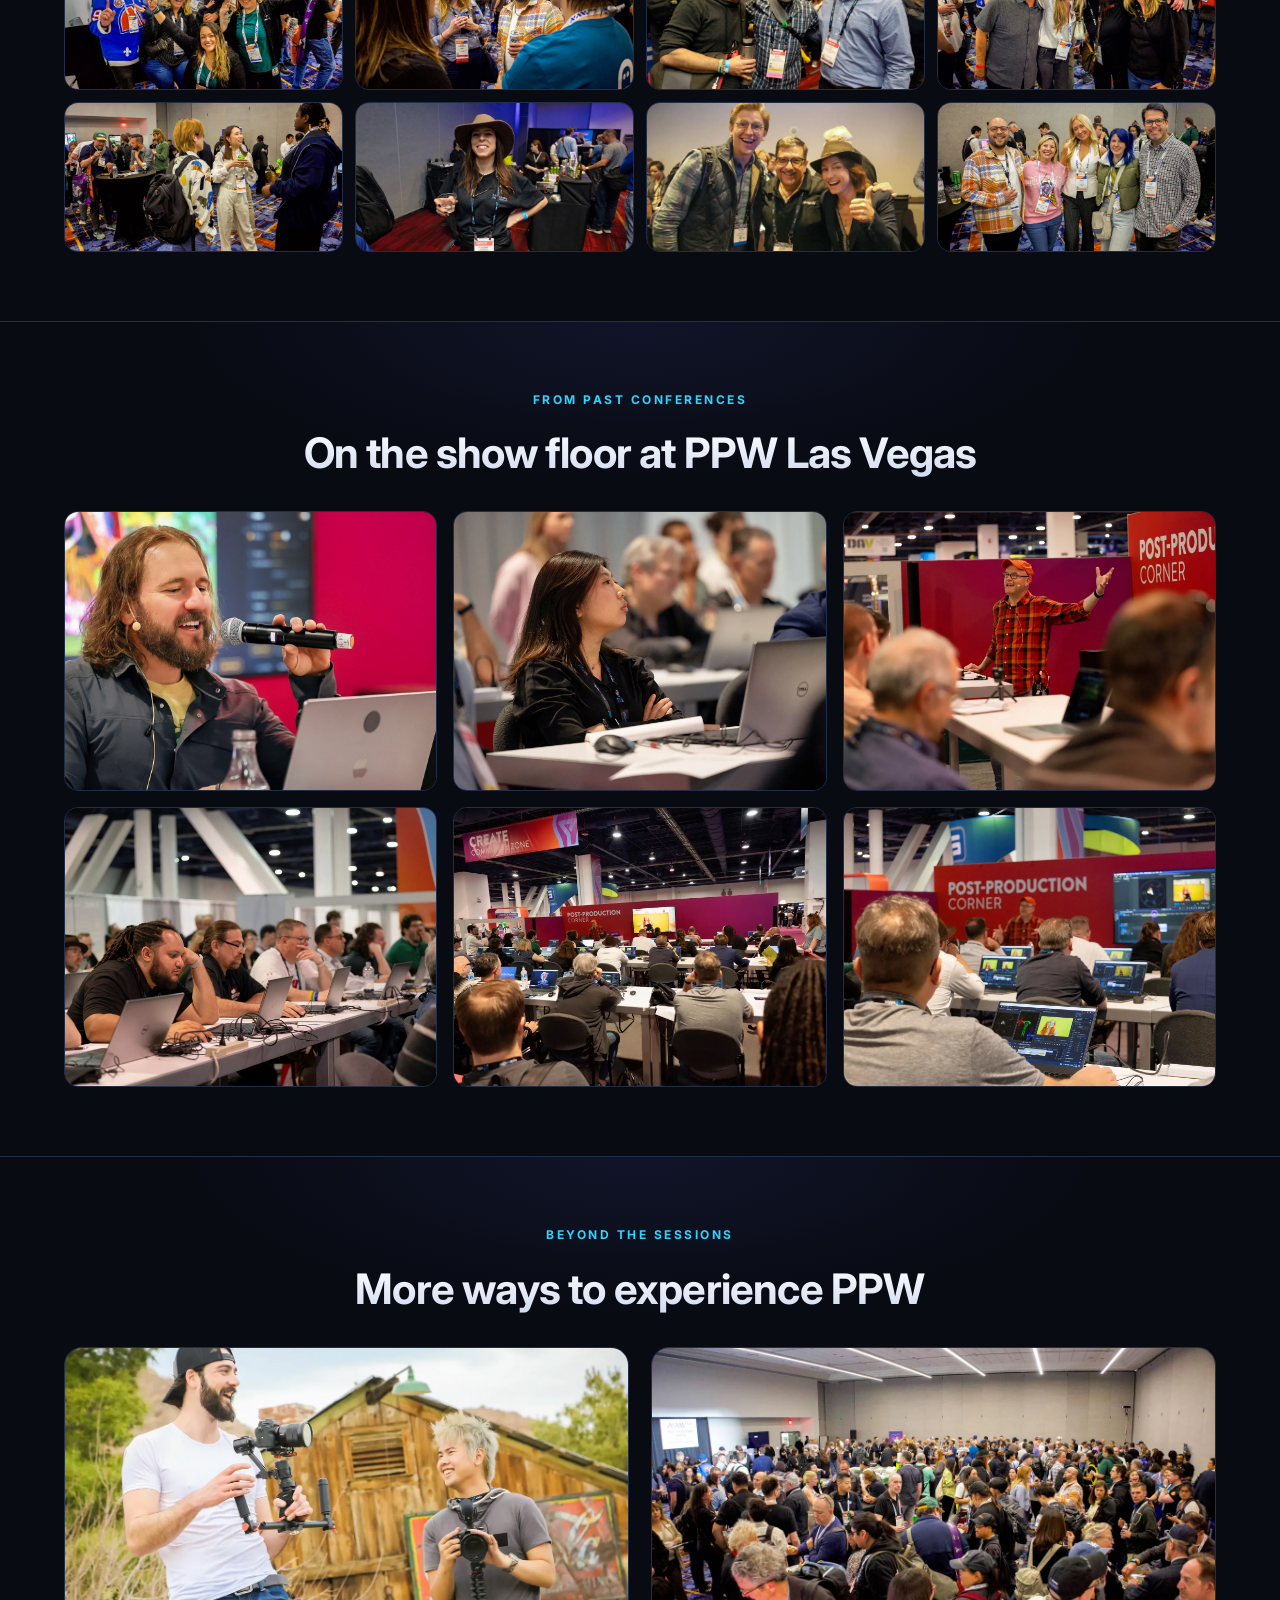
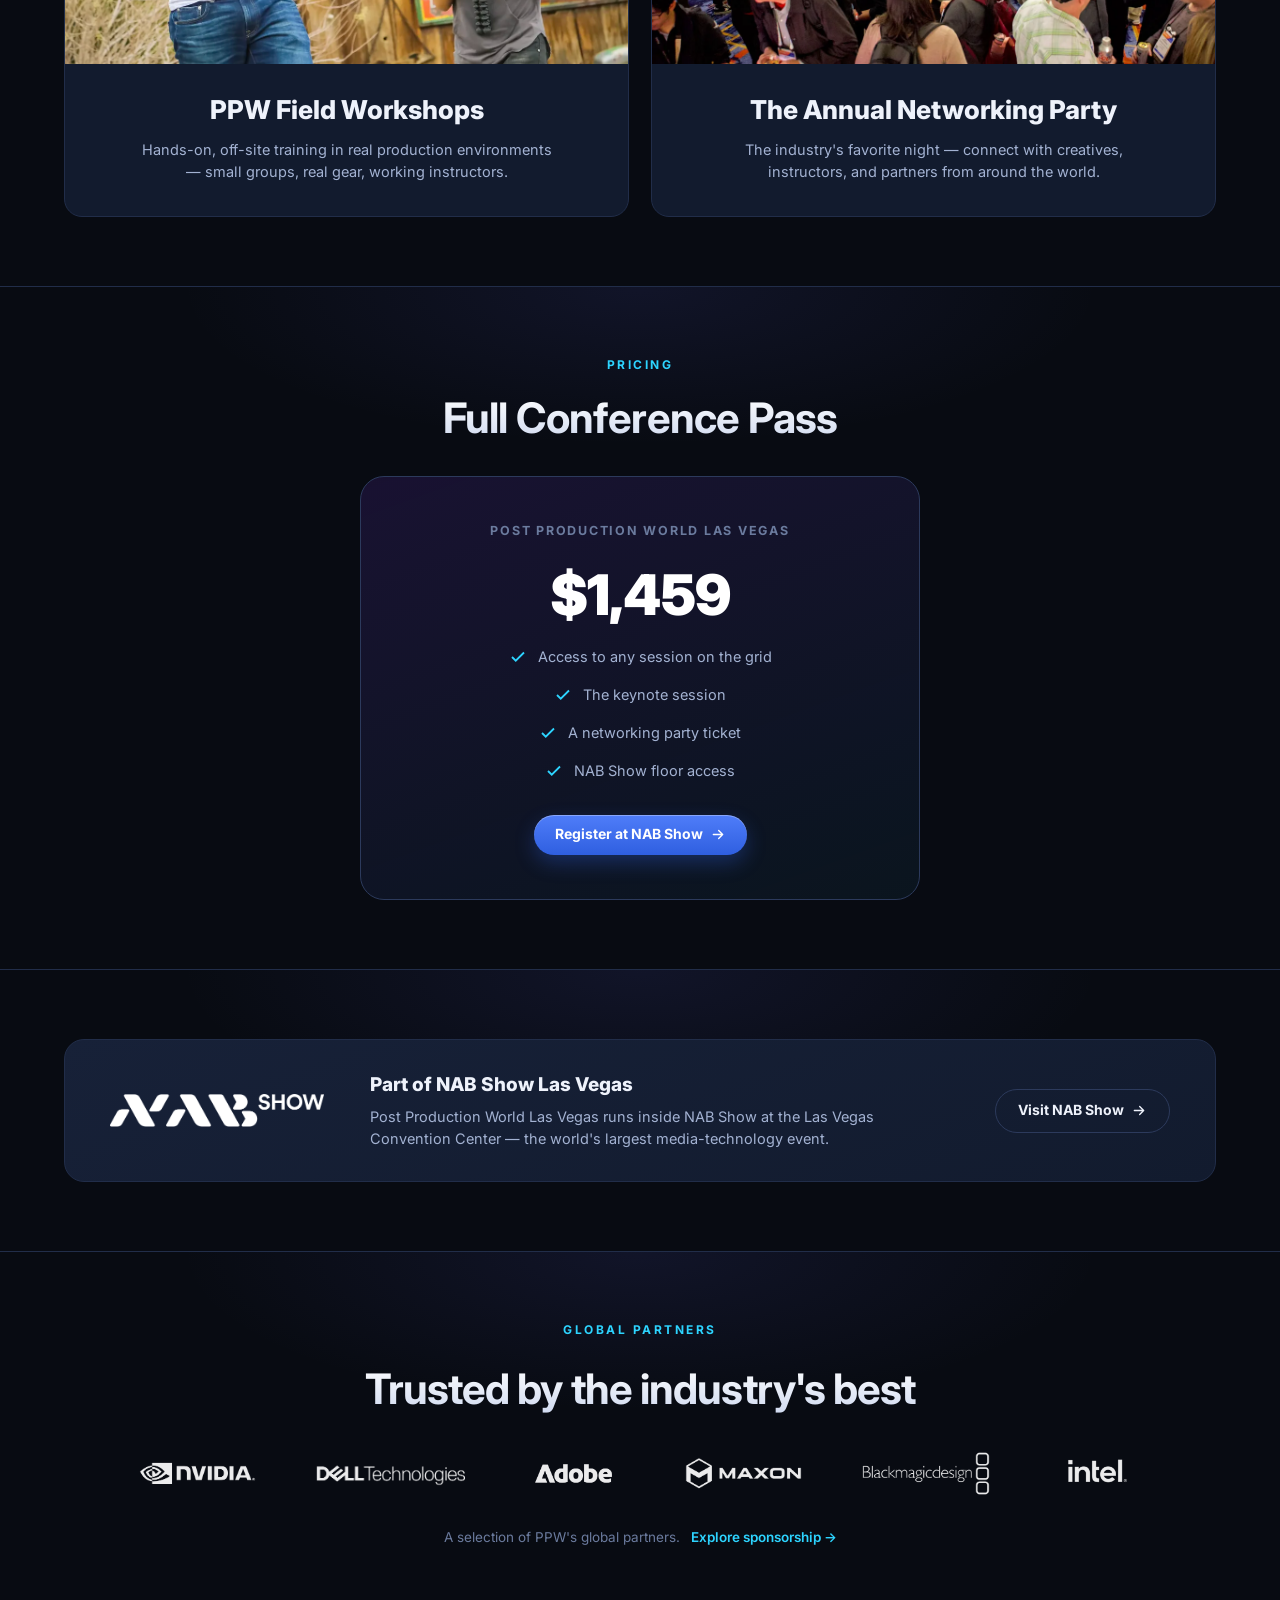
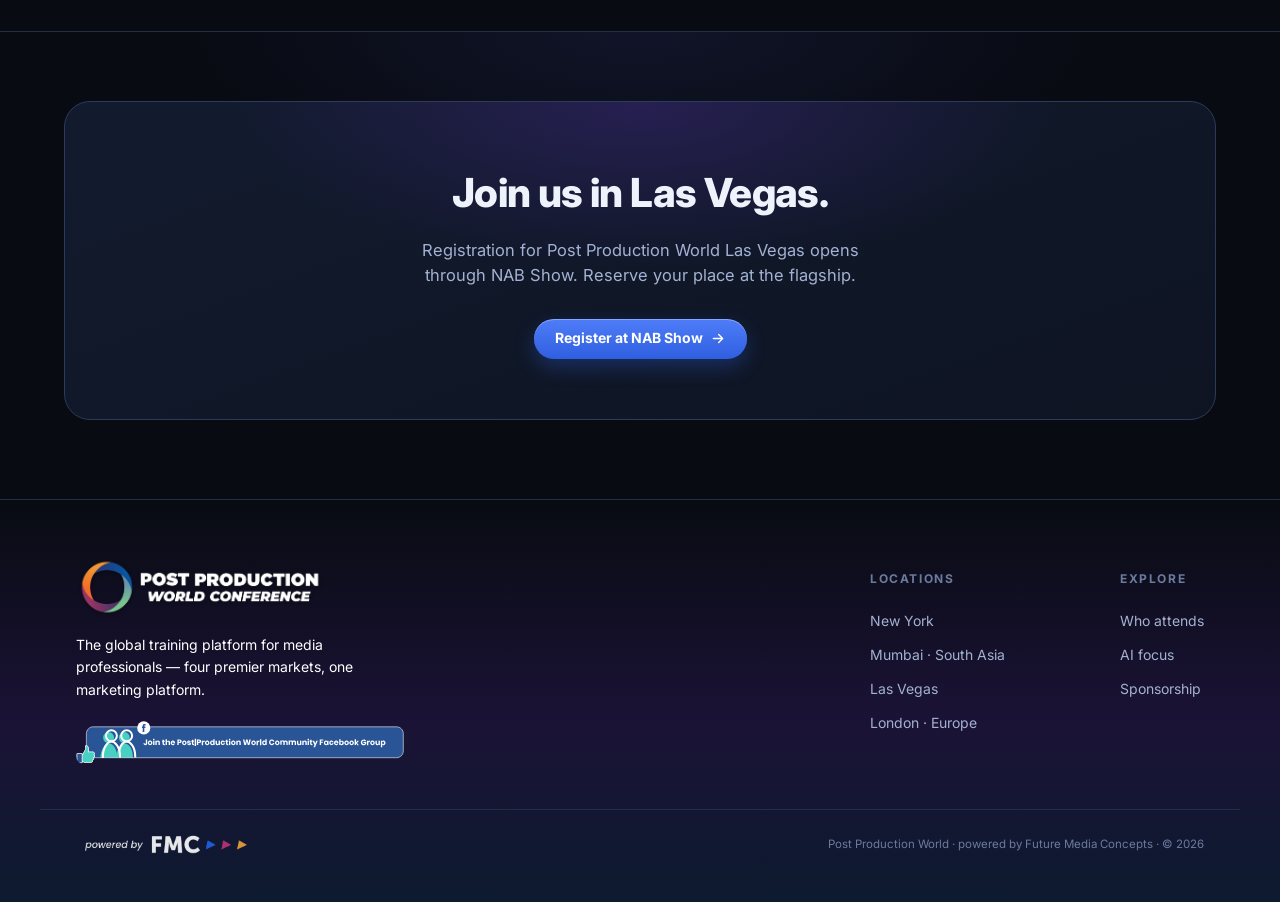
<file: vegas.html>
<!DOCTYPE html>
<html lang="en">
<head>
<meta charset="UTF-8">
<meta name="viewport" content="width=device-width, initial-scale=1.0, viewport-fit=cover">
<title>Post Production World Las Vegas — Post Production World Conference</title>
<link rel="preconnect" href="https://api.fontshare.com" crossorigin>
<link href="https://api.fontshare.com/v2/css?f[]=satoshi@400,500,700,900&display=swap" rel="stylesheet">
<link href="https://fonts.googleapis.com/css2?family=Inter:wght@400;500;600;700;800&display=swap" rel="stylesheet">
<link href="ppw-assets/site.css" rel="stylesheet">
<style>
  .tracks{display:flex;flex-wrap:wrap;gap:16px;justify-content:center;max-width:760px;margin:0 auto}
  .track-chip{display:inline-flex;align-items:center;gap:8px;font-size:15px;font-weight:600;color:var(--ink);background:linear-gradient(170deg,var(--panel-2),var(--panel));border:1px solid var(--line-2);border-radius:999px;padding:8px 24px 11px 24px}
  .track-chip svg{width:15px;height:15px;color:var(--accent-2)}
  /* satisfaction proof */
  /* proof: stat sidecar (left) + featured quote (right) */
  .proof2{display:grid;grid-template-columns:1fr 1.55fr;gap:22px;max-width:1040px;margin:0 auto 16px;align-items:stretch}
  @media(max-width:820px){.proof2{grid-template-columns:1fr}}
  .sat-stat{background:linear-gradient(160deg,rgba(124,58,237,.16),rgba(45,212,255,.06));border:1px solid var(--line-2);border-radius:24px;padding:36px 24px;text-align:center;display:flex;flex-direction:column;align-items:center;justify-content:center}
  .sat-stat .big{font-family:"Satoshi","Inter",sans-serif;font-weight:900;font-size:72px;line-height:1;letter-spacing:-2px;background:linear-gradient(180deg,#fff,#9fb4e6);-webkit-background-clip:text;background-clip:text;color:transparent}
  .sat-stat .lbl{color:var(--ink-dim);font-size:14px;margin-top:2px;line-height:1.5;max-width:230px}
  .feat-quote{background:linear-gradient(160deg,rgba(59,130,246,.13),rgba(45,212,255,.04));border:1px solid var(--line-2);border-radius:24px;padding:38px 40px;display:flex;flex-direction:column;justify-content:center;text-align:left}
  .feat-quote p{font-family:"Satoshi","Inter",sans-serif;font-size:23px;font-weight:600;line-height:1.29;margin:0 0 13px;color:#fff}
  .feat-quote .attr{color:var(--accent-2);font-size:12.5px;font-weight:700;letter-spacing:.08em;text-transform:uppercase}
  .quote-row{display:grid;grid-template-columns:repeat(3,1fr);gap:16px;max-width:1040px;margin:0 auto}
  @media(max-width:820px){.quote-row{grid-template-columns:1fr}}
  .qcard{background:linear-gradient(170deg,var(--panel-2),var(--panel));border:1px solid var(--line);border-radius:16px;padding:22px;text-align:left}
  .qcard p{color:var(--ink);font-size:14.5px;line-height:1.55;margin:0 0 12px}
  .qcard .attr{color:var(--ink-faint);font-size:12px;font-weight:600;line-height:1.6}
  /* beyond the sessions: 2-up photo cards */
  .xp2{display:grid;grid-template-columns:1fr 1fr;gap:22px}
  @media(max-width:760px){.xp2{grid-template-columns:1fr}}
  .xp2 .card{background:var(--panel);border:1px solid var(--line);border-radius:18px;overflow:hidden;text-align:center}
  .xp2 img{width:100%;aspect-ratio:16/9;object-fit:cover;display:block}
  .xp2 .body{padding:26px 28px 32px}
  .xp2 h3{font-family:"Satoshi","Inter",sans-serif;font-size:26px;margin:0 0 8px;font-weight:800}
  .xp2 p{margin:0;color:var(--ink-dim);font-size:14.5px;line-height:1.55;text-wrap:balance}
  /* party sponsor */
  .party-spon{display:flex;align-items:center;justify-content:center;gap:0px;margin:22px auto 0;color:var(--ink-faint);font-size:12px;letter-spacing:.04em}
  .party-spon img{height:22px;width:auto;opacity:.95}
  /* conference photo placeholders */
  .photo-grid{display:grid;grid-template-columns:repeat(3,1fr);gap:16px}
  @media(max-width:760px){.photo-grid{grid-template-columns:1fr 1fr}}
  .photo-ph{aspect-ratio:4/3;border-radius:14px;background:repeating-linear-gradient(135deg,rgba(255,255,255,.02),rgba(255,255,255,.02) 12px,rgba(255,255,255,.04) 12px,rgba(255,255,255,.04) 24px);border:1px dashed var(--line-2);display:flex;flex-direction:column;align-items:center;justify-content:center;gap:8px;color:var(--ink-faint)}
  .photo-ph svg{width:26px;height:26px;opacity:.6}
  .photo-ph span{font-size:12px;letter-spacing:.06em}
  /* pricing */
  .pricing-card{max-width:560px;margin:0 auto;text-align:center;border:1px solid var(--line-2);border-radius:24px;padding:44px 40px;background:linear-gradient(160deg,rgba(124,58,237,.14),rgba(45,212,255,.05))}
  .pricing-card .plabel{font-size:12.5px;letter-spacing:.14em;text-transform:uppercase;color:var(--ink-faint);font-weight:700}
  .pricing-card .price{font-family:"Satoshi","Inter",sans-serif;font-weight:900;font-size:clamp(40px,6vw,56px);color:#fff;letter-spacing:-1px;margin:11px 0 0}
  .pricing-card ul{list-style:none;padding:0;margin:0 auto 26px;max-width:380px;text-align:center}
  .pricing-card li{display:flex;gap:11px;align-items:flex-start;justify-content:center;color:var(--ink-dim);font-size:14.5px;padding:8px 0;line-height:1.5}
  .pricing-card li svg{width:18px;height:18px;color:#2dd4ff;stroke:currentColor;fill:none;stroke-width:2.4;flex:none;margin-top:1px;transform:translateY(1px)}
  .partner-strip{display:flex;flex-wrap:wrap;align-items:center;justify-content:center;gap:26px 40px}
  .partner-strip img{opacity:.92;object-fit:contain}
  #program .sec-head{margin-bottom:36px}
  .host-mod .host-logo{height:33px;width:auto;flex:none;margin-right:18px}
  .lb-overlay{position:fixed;inset:0;background:rgba(5,8,16,.86);backdrop-filter:blur(6px);display:none;align-items:center;justify-content:center;z-index:300;padding:40px;cursor:zoom-out}
  .lb-overlay.open{display:flex}
  .lb-overlay img{max-width:min(1000px,92vw);max-height:86vh;border-radius:14px;box-shadow:0 0 0 1px rgba(255,255,255,.14),0 30px 80px rgba(0,0,0,.65),0 0 70px rgba(124,58,237,.35);cursor:default}
  .photo-shot{display:block;aspect-ratio:4/3;border-radius:14px;overflow:hidden;border:1px solid var(--line)}
  .photo-shot img{width:100%;height:100%;object-fit:cover;display:block;transition:transform .35s}
  .photo-shot:hover img{transform:scale(1.05)}
  .photo-shot.wide{grid-column:span 2;aspect-ratio:auto}
  #who-attends-vegas{position:relative;overflow:hidden;background:var(--bg-2)!important}
  #who-attends-vegas::after{content:"";position:absolute;inset:0;background:linear-gradient(180deg,rgba(12,18,32,.90),rgba(12,18,32,.84) 45%,rgba(12,18,32,.95)),url(ppw-assets/conf-a.webp) center/cover no-repeat;pointer-events:none;z-index:0}
  #who-attends-vegas .wrap{position:relative;z-index:1}
  #who-attends-vegas .wrap{position:relative;z-index:1}
  #who-attends-vegas .fcard{text-align:center;display:flex;flex-direction:column;align-items:center}
  #audience::after{content:"";position:absolute;inset:0;background:linear-gradient(180deg,rgba(12,18,32,.88),rgba(12,18,32,.80) 45%,rgba(12,18,32,.92)),url(ppw-assets/aud-crowd.webp) center/cover no-repeat;pointer-events:none;z-index:0}
  #audience .wrap{position:relative;z-index:1}
  .aud-stats{display:grid;grid-template-columns:repeat(4,1fr);gap:16px;max-width:1040px;margin:0 auto 26px}
  @media(max-width:820px){.aud-stats{grid-template-columns:repeat(2,1fr)}}
  .aud-tile{background:linear-gradient(160deg,rgba(124,58,237,.16),rgba(45,212,255,.06));border:1px solid var(--line-2);border-radius:20px;padding:26px 18px;text-align:center}
  .aud-tile .n{font-family:"Satoshi","Inter",sans-serif;font-weight:900;font-size:40px;letter-spacing:-1px;background:linear-gradient(180deg,#fff,#9fb4e6);-webkit-background-clip:text;background-clip:text;color:transparent}
  .aud-tile .l{color:var(--ink-dim);font-size:13px;margin-top:6px;line-height:1.45}
  .aud-brands{text-align:center;color:var(--ink-dim);font-size:14.5px;max-width:720px;margin:0 auto;line-height:1.6}
  .hero-sub{font-weight:300}
  .produced-by{font-size:12px;letter-spacing:2.5px;text-transform:uppercase;color:var(--ink-faint);font-weight:700;margin:-5px 0 22px}
</style>
</head>
<body>
<svg width="0" height="0" style="position:absolute" aria-hidden="true">
  <symbol id="i-arrow" viewBox="0 0 24 24"><path d="M5 12h14M13 6l6 6-6 6"/></symbol>
  <symbol id="i-chev" viewBox="0 0 24 24"><path d="m6 9 6 6 6-6"/></symbol>
  <symbol id="i-pin" viewBox="0 0 24 24"><path d="M20 10c0 6-8 12-8 12s-8-6-8-12a8 8 0 0 1 16 0Z"/><circle cx="12" cy="10" r="3"/></symbol>
  <symbol id="i-cal" viewBox="0 0 24 24"><rect x="3" y="4" width="18" height="18" rx="2"/><path d="M16 2v4M8 2v4M3 10h18"/></symbol>
  <symbol id="i-film" viewBox="0 0 24 24"><rect x="2.5" y="2.5" width="19" height="19" rx="2"/><path d="M7 2.5v19M17 2.5v19M2.5 12h19M2.5 7h4.5M2.5 17h4.5M17 17h4.5M17 7h4.5"/></symbol>
  <symbol id="i-spark" viewBox="0 0 24 24"><path d="m12 3-1.9 5.8a2 2 0 0 1-1.3 1.3L3 12l5.8 1.9a2 2 0 0 1 1.3 1.3L12 21l1.9-5.8a2 2 0 0 1 1.3-1.3L21 12l-5.8-1.9a2 2 0 0 1-1.3-1.3Z"/></symbol>
  <symbol id="i-video" viewBox="0 0 24 24"><path d="m22 8-6 4 6 4V8Z"/><rect x="2" y="6" width="14" height="12" rx="2"/></symbol>
  <symbol id="i-cpu" viewBox="0 0 24 24"><rect x="4" y="4" width="16" height="16" rx="2"/><rect x="9" y="9" width="6" height="6"/><path d="M9 2v2M15 2v2M9 20v2M15 20v2M2 9h2M2 15h2M20 9h2M20 15h2"/></symbol>
  <symbol id="i-tools" viewBox="0 0 24 24"><path d="M14.7 6.3a4 4 0 0 0 5 5l-7 7a4 4 0 0 1-5-5Z"/><path d="m9 9-4 4"/></symbol>
  <symbol id="i-check" viewBox="0 0 24 24"><path d="M20 6 9 17l-5-5"/></symbol>
  <symbol id="i-cam" viewBox="0 0 24 24"><path d="M23 19a2 2 0 0 1-2 2H3a2 2 0 0 1-2-2V8a2 2 0 0 1 2-2h4l2-3h6l2 3h4a2 2 0 0 1 2 2z"/><circle cx="12" cy="13" r="4"/></symbol>
  <symbol id="i-party" viewBox="0 0 24 24"><path d="M2 22 13 11M5.5 8.5 9 12M2 22l5.5-1.5M2 22l1.5-5.5"/><path d="M14 6.5a3.5 3.5 0 0 1 3.5-3.5M22 10a3.5 3.5 0 0 0-3.5-3.5M18 13l1 1M14 2l1 1"/></symbol>
  <symbol id="i-sparkle-ai" viewBox="0 0 24 24"><g transform="translate(-1 .3)"><path d="M12 3q1 7 7 9-6 2-7 9-1-7-7-9 6-2 7-9Z"/><path d="M19 2.5q.4 1.8 2 2.3-1.6.5-2 2.3-.4-1.8-2-2.3 1.6-.5 2-2.3Z"/></g></symbol>
  <symbol id="i-users" viewBox="0 0 24 24"><path d="M17 21v-2a4 4 0 0 0-4-4H7a4 4 0 0 0-4 4v2"/><circle cx="9" cy="11" r="4"/><path d="M23 21v-2a4 4 0 0 0-3-3.87"/><path d="M16 3.13a4 4 0 0 1 0 7.75"/></symbol>
</svg>
<header class="nav">
  <div class="nav-inner">
    <a href="index.html" class="nav-brand"><img class="nb-ppw" src="ppw-assets/ppw-logo.webp" alt="Post Production World"><img class="nb-fmc" src="ppw-assets/fmc-logo.webp" alt="FMC"></a>
    <nav class="nav-links">
      <div class="dd">
        <button class="dd-btn" aria-haspopup="true">Locations <svg class="ic"><use href="#i-chev"/></svg></button>
        <div class="dd-menu" role="menu">
          <a href="new-york.html"><span class="lft"><svg class="ic"><use href="#i-pin"/></svg><span class="c">New York</span></span><span class="d">Oct 20-21, 2026</span></a>
          <a href="mumbai.html"><span class="lft"><svg class="ic"><use href="#i-pin"/></svg><span class="c">Mumbai · South Asia</span></span><span class="d">Oct 2026</span></a>
          <a href="vegas.html"><span class="lft"><svg class="ic"><use href="#i-pin"/></svg><span class="c">Las Vegas</span></span><span class="d">Apr 2027</span></a>
          <a href="london.html"><span class="lft"><svg class="ic"><use href="#i-pin"/></svg><span class="c">London · Europe</span></span><span class="d">May 2027</span></a>
        </div>
      </div>
      <a href="index.html#attendees">Who Attends</a>
      <a href="ppw-sponsorships.html">Sponsorship</a>
    </nav>
  </div>
</header>

<div class="edition-banner" style="background-image:url(ppw-assets/city-vegas-hi.jpg)"></div>
<section class="edition-intro">
  <div class="wrap">
    <div class="reg-status"><span class="dot"></span>Registration via NAB Show</div>
    <img class="edition-wm" src="ppw-assets/wm-vegas.png" alt="Post Production World Las Vegas">
    <div class="produced-by">Produced by NAB Show &amp; FMC</div>
    <p class="hero-sub">The flagship Post Production World event inside NAB Show Las Vegas — the world's largest media-technology trade show and PPW's deepest training footprint.</p>
    <div class="hero-meta">
      <span><svg class="ic"><use href="#i-cal"/></svg>April 2027</span>
      <span><svg class="ic"><use href="#i-pin"/></svg>Las Vegas Convention Center</span>
      <span><svg class="ic"><use href="#i-film"/></svg>at NAB Show</span>
    </div>
    <div class="hero-cta">
      <a class="btn reg-btn" href="https://www.nabshow.com/las-vegas/conferences-and-workshops/post-production-world/" target="_blank" rel="noopener"><span class="bt">Register at NAB Show</span> <svg class="ic"><use href="#i-arrow"/></svg></a>
    </div>
  </div>
</section>


<section class="block">
  <div class="wrap">
    <div class="sec-head center">
      <h2 class="sec-title">Where it all began</h2>
      <p class="sec-desc">Produced by FMC and NAB Show, this elite training program for editors, producers, and motion designers in TV, film, and video delivers cutting-edge skills, AI mastery, and insider strategies — across five days and seven rooms spanning post, production, AI, corporate media, cinematography, and immersive media.</p>
    </div>
  </div>
</section>

<section class="block" id="audience" style="position:relative;overflow:hidden">
  <div class="wrap">
    <div class="sec-head center">
      <div class="sec-kicker">For sponsors</div>
      <h2 class="sec-title">Who's in the room</h2>
      <p class="sec-desc">PPW Las Vegas is the industry's only opportunity to place your product in front of a concentrated, high-intent audience of working post-production professionals — the people who spec, approve, and buy.</p>
    </div>
    <div class="aud-stats">
      <div class="aud-tile"><div class="n">1,496</div><div class="l">unique post-production professionals</div></div>
      <div class="aud-tile"><div class="n">52</div><div class="l">countries represented</div></div>
      <div class="aud-tile"><div class="n">15,256</div><div class="l">total session badge scans</div></div>
      <div class="aud-tile"><div class="n">6</div><div class="l">continents in the room</div></div>
    </div>
    <p class="aud-brands">In the room in 2026: Disney · Amazon Prime Video · Apple · NHK · MLB Network · Sony · Walmart · Deloitte · Best Buy — and hundreds more.</p>
    <div class="hero-cta" style="justify-content:center;margin-top:26px"><a class="btn" href="ppw-sponsorships.html"><span class="bt">Sponsorship details</span> <svg class="ic"><use href="#i-arrow"/></svg></a></div>
  </div>
</section>

<section class="block" id="program">
  <div class="wrap">
    <div class="sec-head center"><div class="sec-kicker">The program</div><h2 class="sec-title">Five Days · Seven Rooms · 180+ Sessions</h2>
      <p class="sec-desc">A comprehensive program of expert-led sessions and hands-on workshops led by the industry's most trusted certified instructors — choose your own path across every discipline.</p></div>
    <div class="tracks">
      <span class="track-chip">Post-Production</span>
      <span class="track-chip">Production</span>
      <span class="track-chip">AI &amp; Automation</span>
      <span class="track-chip">Corporate Media</span>
      <span class="track-chip">Cinematography</span>
      <span class="track-chip">Immersive Media</span>
    </div>
  </div>
</section>

<section class="block" id="who-attends-vegas">
  <div class="wrap">
    <div class="sec-head center"><div class="sec-kicker">The audience</div><h2 class="sec-title">Who attends</h2></div>
    <div class="cards3">
      <div class="fcard"><div class="ibox"><svg class="ic"><use href="#i-film"/></svg></div><h3>Editors &amp; Post Pros</h3><p>Video editors, colorists, and finishing artists across film, TV, and streaming.</p></div>
      <div class="fcard"><div class="ibox"><svg class="ic"><use href="#i-spark"/></svg></div><h3>Motion &amp; VFX Artists</h3><p>Motion graphics designers and VFX creatives building for broadcast and brands.</p></div>
      <div class="fcard"><div class="ibox"><svg class="ic"><use href="#i-video"/></svg></div><h3>Producers &amp; DPs</h3><p>Producers, directors, and cinematographers in broadcast, corporate, and field.</p></div>
      <div class="fcard"><div class="ibox"><svg class="ic" style="fill:currentColor;stroke:none"><use href="#i-sparkle-ai"/></svg></div><h3>AI Creatives</h3><p>The fast-growing audience adopting generative and AI-assisted workflows.</p></div>
      <div class="fcard"><div class="ibox"><svg class="ic"><use href="#i-cam"/></svg></div><h3>Field &amp; Camera Crews</h3><p>Shooters and operators sharpening production craft in hands-on workshops.</p></div>
      <div class="fcard"><div class="ibox"><svg class="ic"><use href="#i-users"/></svg></div><h3>The whole community</h3><p>Thousands of creative professionals, together for the industry's biggest week.</p></div>
    </div>
  </div>
</section>

<section class="block">
  <div class="wrap">
    <div class="sec-head center"><div class="sec-kicker">The proof</div><h2 class="sec-title">Attendees love PPW</h2></div>
    <div class="proof2">
      <div class="sat-stat">
        <div class="big">91%</div>
        <div class="lbl">attendee satisfaction score on content and presenters</div>
      </div>
      <div class="feat-quote">
        <p>“This class alone will help pay for the conference over the next year. Excellent instructor, content and value!”</p>
        <div class="attr">AI Filmmaking session · PPW Las Vegas 2026</div>
      </div>
    </div>
    <div class="quote-row">
      <div class="qcard"><p>"Amazing shortcuts. Most useful session of my whole NAB course load."</p><div class="attr">Premiere Workflow session<br>PPW Las Vegas 2026</div></div>
      <div class="qcard"><p>"Probably the single most informative and insightful session so far at NAB. Practical and inspiring session."</p><div class="attr">Corporate Production session<br>PPW Las Vegas 2026</div></div>
      <div class="qcard"><p>"One of the best sessions that I attended at Post Production World — super useful information that was all new to me."</p><div class="attr">Production-Safe AI session<br>PPW Las Vegas 2026</div></div>
    </div>
  </div>
</section>

<section class="block">
  <div class="wrap">
    <div class="sec-head center"><div class="sec-kicker">After hours</div><h2 class="sec-title">The Post Production World Networking Party</h2>
      <p class="sec-desc" style="margin-inline:auto">Join us in the evening for the industry's favorite social gathering. Build and strengthen connections with creatives and vendors from around the world.</p></div>
    <div class="spon-by"><span>Sponsored by</span><img src="ppw-assets/spon-adobe.webp" alt="Adobe"></div>
    <div class="collage">
      <a class="big" href="ppw-assets/pty-026.webp" target="_blank"><img src="ppw-assets/pty-026.webp" alt="PPW Las Vegas networking party" loading="lazy"></a>
      <a href="ppw-assets/pty-115.webp" target="_blank"><img src="ppw-assets/pty-115.webp" alt="PPW Las Vegas networking party" loading="lazy"></a>
      <a href="ppw-assets/pty-028.webp" target="_blank"><img src="ppw-assets/pty-028.webp" alt="PPW Las Vegas networking party" loading="lazy"></a>
      <a href="ppw-assets/pty-027.webp" target="_blank"><img src="ppw-assets/pty-027.webp" alt="PPW Las Vegas networking party" loading="lazy"></a>
      <a href="ppw-assets/pty-030.webp" target="_blank"><img src="ppw-assets/pty-030.webp" alt="PPW Las Vegas networking party" loading="lazy"></a>
      <a href="ppw-assets/pty-033.webp" target="_blank"><img src="ppw-assets/pty-033.webp" alt="PPW Las Vegas networking party" loading="lazy"></a>
      <a href="ppw-assets/pty-025.webp" target="_blank"><img src="ppw-assets/pty-025.webp" alt="PPW Las Vegas networking party" loading="lazy"></a>
      <a href="ppw-assets/pty-118.webp" target="_blank"><img src="ppw-assets/pty-118.webp" alt="PPW Las Vegas networking party" loading="lazy"></a>
      <a href="ppw-assets/pty-029.webp" target="_blank"><img src="ppw-assets/pty-029.webp" alt="PPW Las Vegas networking party" loading="lazy"></a>
      <a href="ppw-assets/pty-032.webp" target="_blank"><img src="ppw-assets/pty-032.webp" alt="PPW Las Vegas networking party" loading="lazy"></a>
      <a href="ppw-assets/pty-116.webp" target="_blank"><img src="ppw-assets/pty-116.webp" alt="PPW Las Vegas networking party" loading="lazy"></a>
      <a href="ppw-assets/g-net-08.webp" target="_blank"><img src="ppw-assets/g-net-08.webp" alt="PPW Las Vegas networking party" loading="lazy"></a>
      <a href="ppw-assets/pty-031.webp" target="_blank"><img src="ppw-assets/pty-031.webp" alt="PPW Las Vegas networking party" loading="lazy"></a>
    </div>
  </div>
</section>

<section class="block">
  <div class="wrap">
    <div class="sec-head center"><div class="sec-kicker">From past conferences</div><h2 class="sec-title">On the show floor at PPW Las Vegas</h2></div>
    <div class="photo-grid">
      <a class="photo-shot" href="ppw-assets/conf-g5.jpg" target="_blank"><img src="ppw-assets/conf-g5.jpg" alt="PPW Las Vegas show floor" loading="lazy"></a>
      <a class="photo-shot" href="ppw-assets/lab-109.webp" target="_blank"><img src="ppw-assets/lab-109.webp" alt="PPW Las Vegas session" loading="lazy"></a>
      <a class="photo-shot" href="ppw-assets/lab-105.webp" target="_blank"><img src="ppw-assets/lab-105.webp" alt="PPW Las Vegas session" loading="lazy"></a>
      <a class="photo-shot" href="ppw-assets/lab-106.webp" target="_blank"><img src="ppw-assets/lab-106.webp" alt="PPW Las Vegas session" loading="lazy"></a>
      <a class="photo-shot" href="ppw-assets/lab-112.webp" target="_blank"><img src="ppw-assets/lab-112.webp" alt="PPW Las Vegas show floor" loading="lazy"></a>
      <a class="photo-shot" href="ppw-assets/lab-113.webp" target="_blank"><img src="ppw-assets/lab-113.webp" alt="PPW Las Vegas session" loading="lazy"></a>
    </div>
  </div>
</section>

<section class="block">
  <div class="wrap">
    <div class="sec-head center"><div class="sec-kicker">Beyond the sessions</div><h2 class="sec-title">More ways to experience PPW</h2></div>
    <div class="xp2">
      <div class="card"><img src="ppw-assets/extra-field.webp" alt="PPW Field Workshop" loading="lazy"><div class="body"><h3>PPW Field Workshops</h3><p>Hands-on, off-site training in real production environments — small groups, real gear, working instructors.</p></div></div>
      <div class="card"><img src="ppw-assets/extra-party.webp" alt="PPW Networking Party" loading="lazy"><div class="body"><h3>The Annual Networking Party</h3><p>The industry's favorite night — connect with creatives, instructors, and partners from around the world.</p></div></div>
    </div>
  </div>
</section>

<section class="block">
  <div class="wrap">
    <div class="sec-head center"><div class="sec-kicker">Pricing</div><h2 class="sec-title">Full Conference Pass</h2></div>
    <div class="pricing-card">
      <div class="plabel">Post Production World Las Vegas</div>
      <div class="price">$1,459</div>
      <ul>
        <li><svg><use href="#i-check"/></svg>Access to any session on the grid</li>
        <li><svg><use href="#i-check"/></svg>The keynote session</li>
        <li><svg><use href="#i-check"/></svg>A networking party ticket</li>
        <li><svg><use href="#i-check"/></svg>NAB Show floor access</li>
      </ul>
      <a class="btn reg-btn" href="https://www.nabshow.com/las-vegas/conferences-and-workshops/post-production-world/" target="_blank" rel="noopener"><span class="bt">Register at NAB Show</span> <svg class="ic"><use href="#i-arrow"/></svg></a>
    </div>
  </div>
</section>

<section class="block">
  <div class="wrap">
    <div class="host-mod">
      <img class="host-logo" src="ppw-assets/host-nab.webp" alt="NAB Show Las Vegas">
      <div class="host-text"><h3>Part of NAB Show Las Vegas</h3><p>Post Production World Las Vegas runs inside NAB Show at the Las Vegas Convention Center — the world's largest media-technology event.</p></div>
      <a class="btn ghost" href="https://www.nabshow.com/las-vegas/conferences-and-workshops/post-production-world/" target="_blank" rel="noopener"><span class="bt">Visit NAB Show</span> <svg class="ic"><use href="#i-arrow"/></svg></a>
    </div>
  </div>
</section>

<section class="block">
  <div class="wrap">
    <div class="sec-head center trusted"><div class="sec-kicker">Global partners</div><h2 class="sec-title">Trusted by the industry's best</h2></div>
    <div class="partner-strip">
      <img src="ppw-assets/spon-nvidia.webp" alt="NVIDIA" style="height:44px">
      <img src="ppw-assets/spon-dell.webp" alt="Dell Technologies" style="height:52px;transform:translateY(2px)">
      <img src="ppw-assets/spon-adobe.webp" alt="Adobe" style="height:37px">
      <img src="ppw-assets/spon-maxon.webp" alt="Maxon" style="height:44px">
      <img src="ppw-assets/spon-bmd-ko.webp" alt="Blackmagic Design" style="height:45px">
      <img src="ppw-assets/spon-intel-ko.webp" alt="Intel" style="height:36px;transform:translateY(-2px)">
    </div>
    <p class="partner-note">A selection of PPW's global partners. <a href="ppw-sponsorships.html">Explore sponsorship &rarr;</a></p>
  </div>
</section>

<section class="block">
  <div class="wrap">
    <div class="cta-strip">
      <div class="glow"></div>
      <h2>Join us in Las Vegas.</h2>
      <p>Registration for Post Production World Las Vegas opens through NAB Show. Reserve your place at the flagship.</p>
      <div class="hero-cta"><a class="btn reg-btn" href="https://www.nabshow.com/las-vegas/conferences-and-workshops/post-production-world/" target="_blank" rel="noopener"><span class="bt">Register at NAB Show</span> <svg class="ic"><use href="#i-arrow"/></svg></a></div>
    </div>
  </div>
</section>

<footer>
  <div class="foot-glow"></div>
  <div class="wrap foot-inner">
    <div class="foot-brand">
      <img class="foot-ppw" src="ppw-assets/ppw-logo.webp" alt="Post Production World Conference">
      <p>The global training platform for media professionals — four premier markets, one marketing platform.</p>
      <a class="fb-link" href="https://www.facebook.com/groups/postproductionworld" target="_blank" rel="noopener"><img src="ppw-assets/fb-group.svg" alt="Join the Facebook Group"></a>
    </div>
    <div class="foot-col">
      <h4>Locations</h4>
      <a href="new-york.html">New York</a>
      <a href="mumbai.html">Mumbai · South Asia</a>
      <a href="vegas.html">Las Vegas</a>
      <a href="london.html">London · Europe</a>
    </div>
    <div class="foot-col">
      <h4>Explore</h4>
      <a href="index.html#attendees">Who attends</a>
      <a href="index.html#ai">AI focus</a>
      <a href="ppw-sponsorships.html">Sponsorship</a>
    </div>
  </div>
  <div class="wrap foot-bottom">
    <img class="foot-fmc" src="ppw-assets/fmc-logo.webp" alt="Powered by FMC — Future Media Concepts">
    <div class="small">Post Production World · powered by Future Media Concepts · © 2026</div>
  </div>
</footer>
<script>(function(){try{var els=[].slice.call(document.querySelectorAll("section.block .sec-head,.loc,.who,.fcard,.track-chip,.sat-wrap,.collage,.photo-ph,.proof2,.quote-row .qcard,.xp2 .card,.pricing-card,.host-mod,.cta-strip,.partner-strip"));els.forEach(function(el){el.classList.add("reveal");});function check(){var h=window.innerHeight||800;for(var i=els.length-1;i>=0;i--){if(els[i].getBoundingClientRect().top<h*0.9){els[i].classList.add("in");els.splice(i,1);}}}check();window.addEventListener("scroll",check,{passive:true});window.addEventListener("resize",check);setTimeout(check,250);setTimeout(function(){els.forEach(function(el){el.classList.add("in");});els=[];},2600);}catch(e){}})();</script>
<script>(function(){var imgs=document.querySelectorAll(".collage a, .photo-shot");if(!imgs.length)return;var ov=document.createElement("div");ov.className="lb-overlay";var im=document.createElement("img");ov.appendChild(im);document.body.appendChild(ov);function close(){ov.classList.remove("open");}imgs.forEach(function(a){a.addEventListener("click",function(e){e.preventDefault();im.src=a.getAttribute("href");ov.classList.add("open");});});ov.addEventListener("click",close);document.addEventListener("keydown",function(e){if(e.key==="Escape")close();});})();</script>
</body>
</html>
</file>
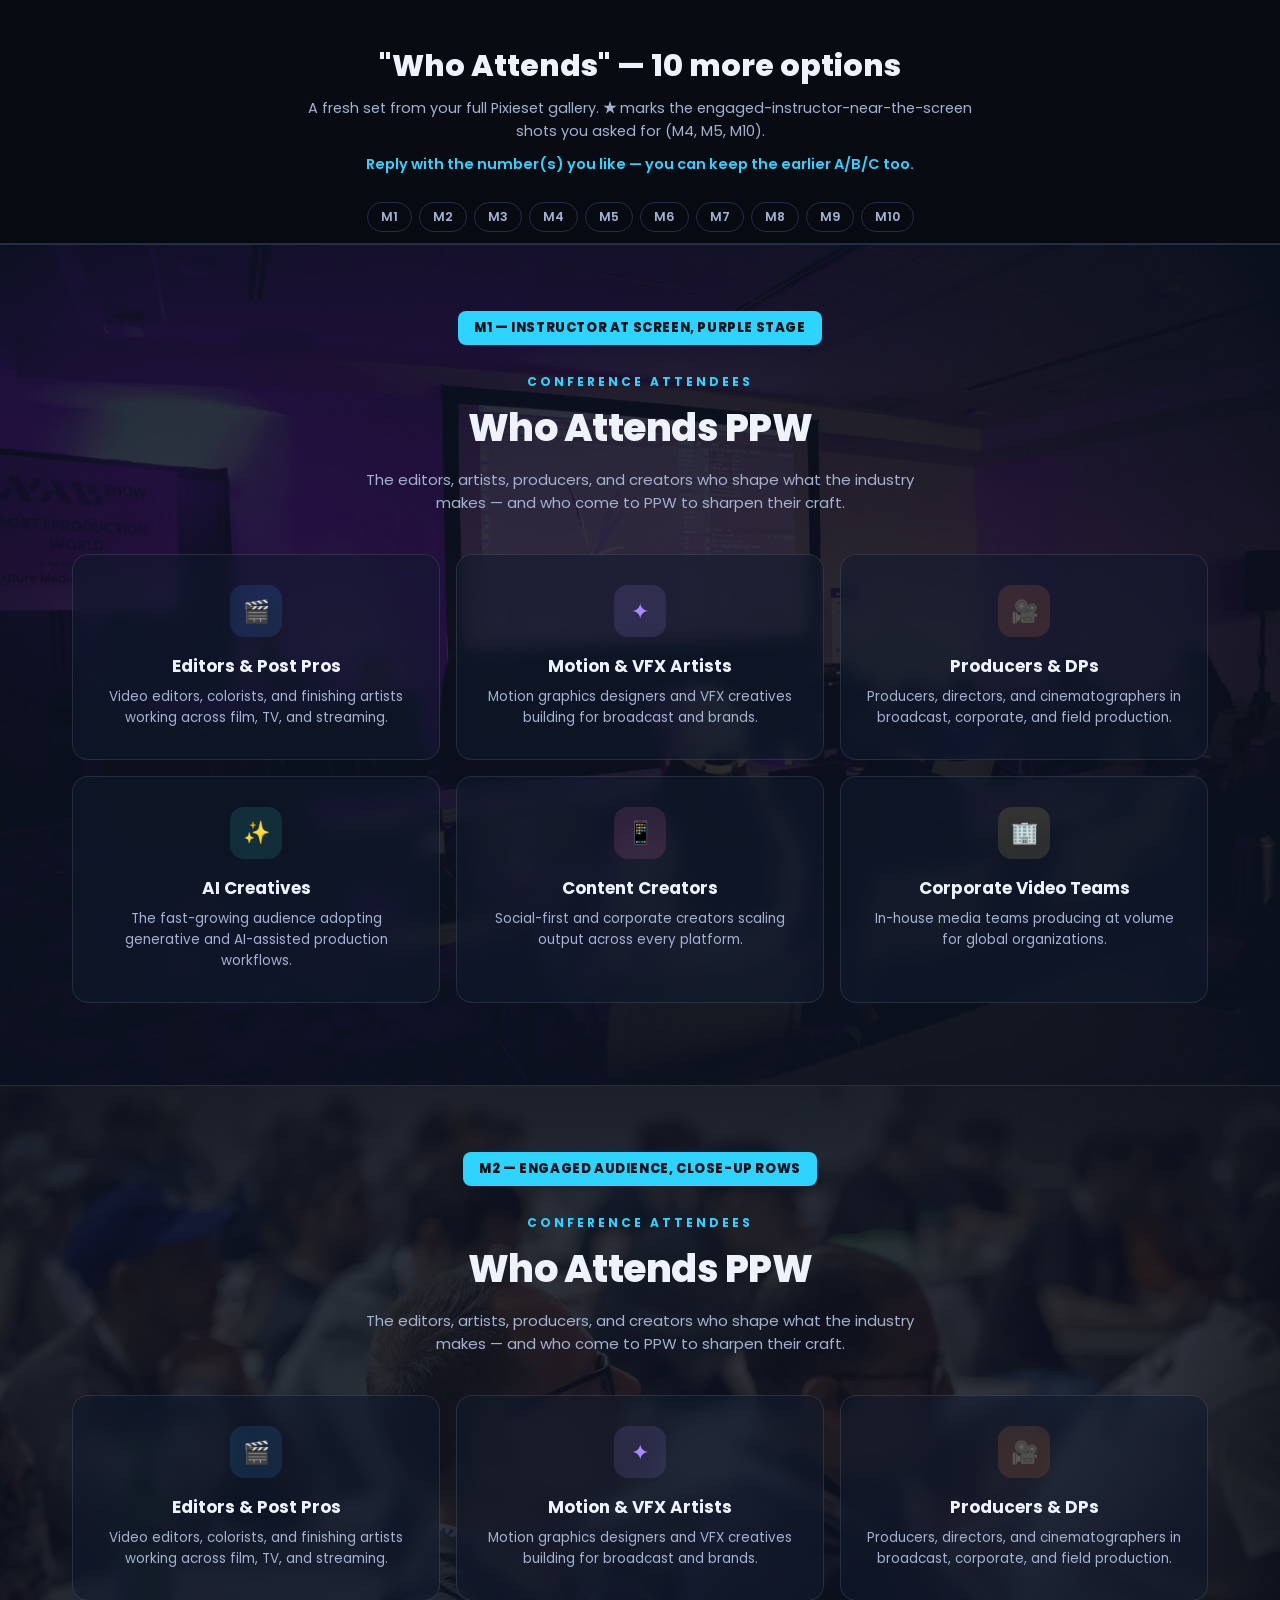
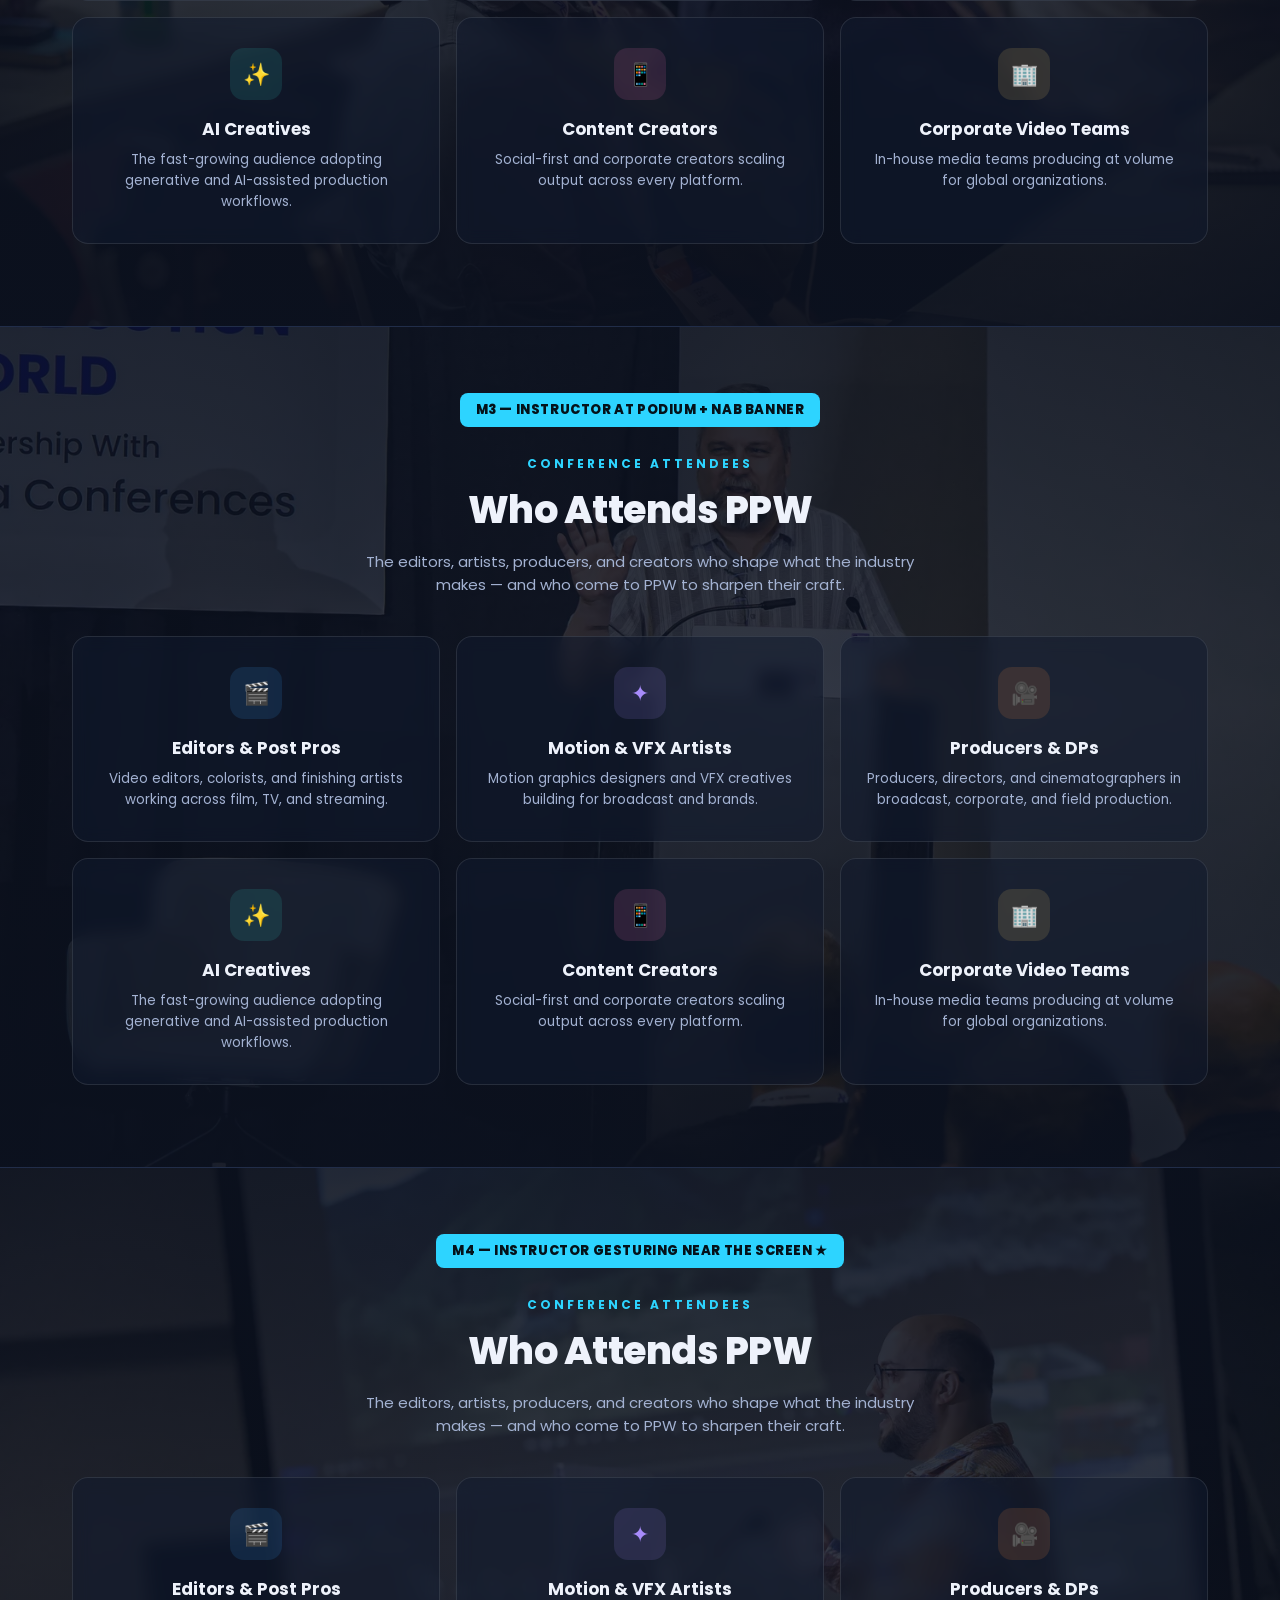
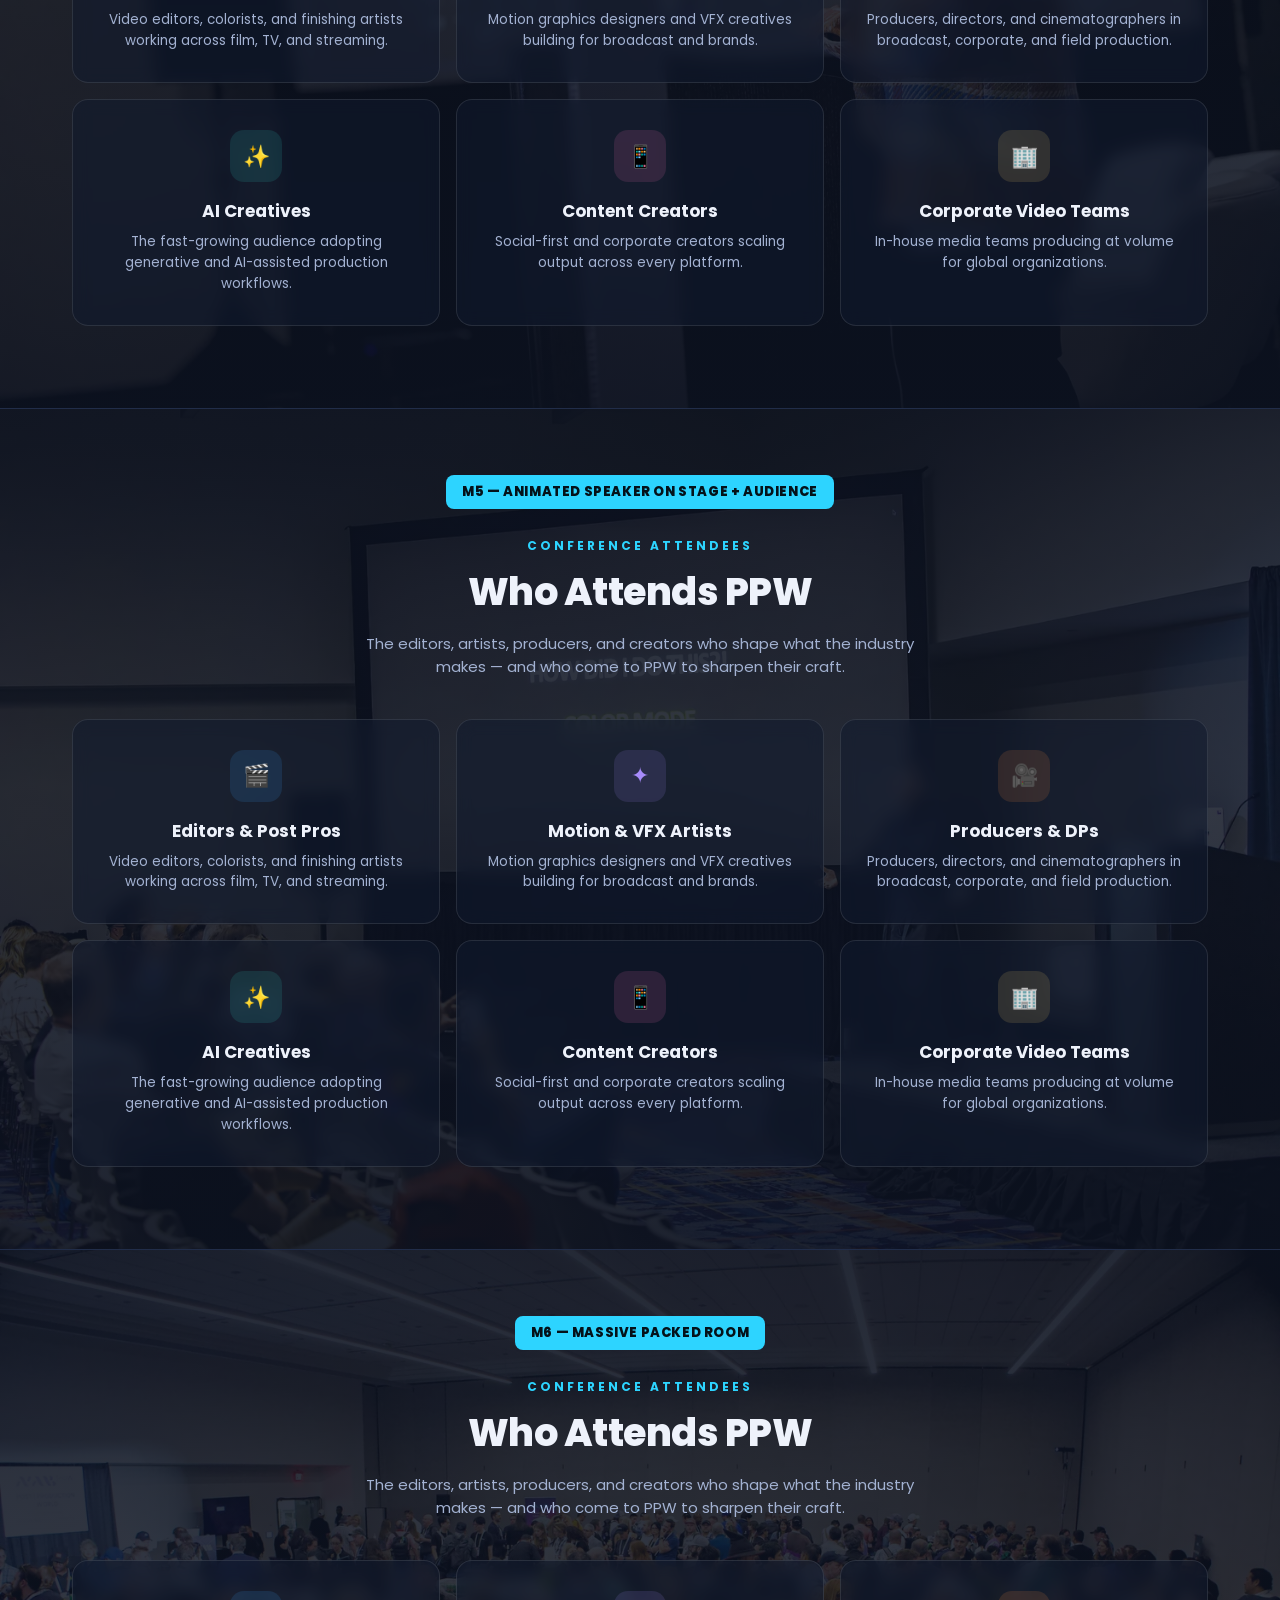
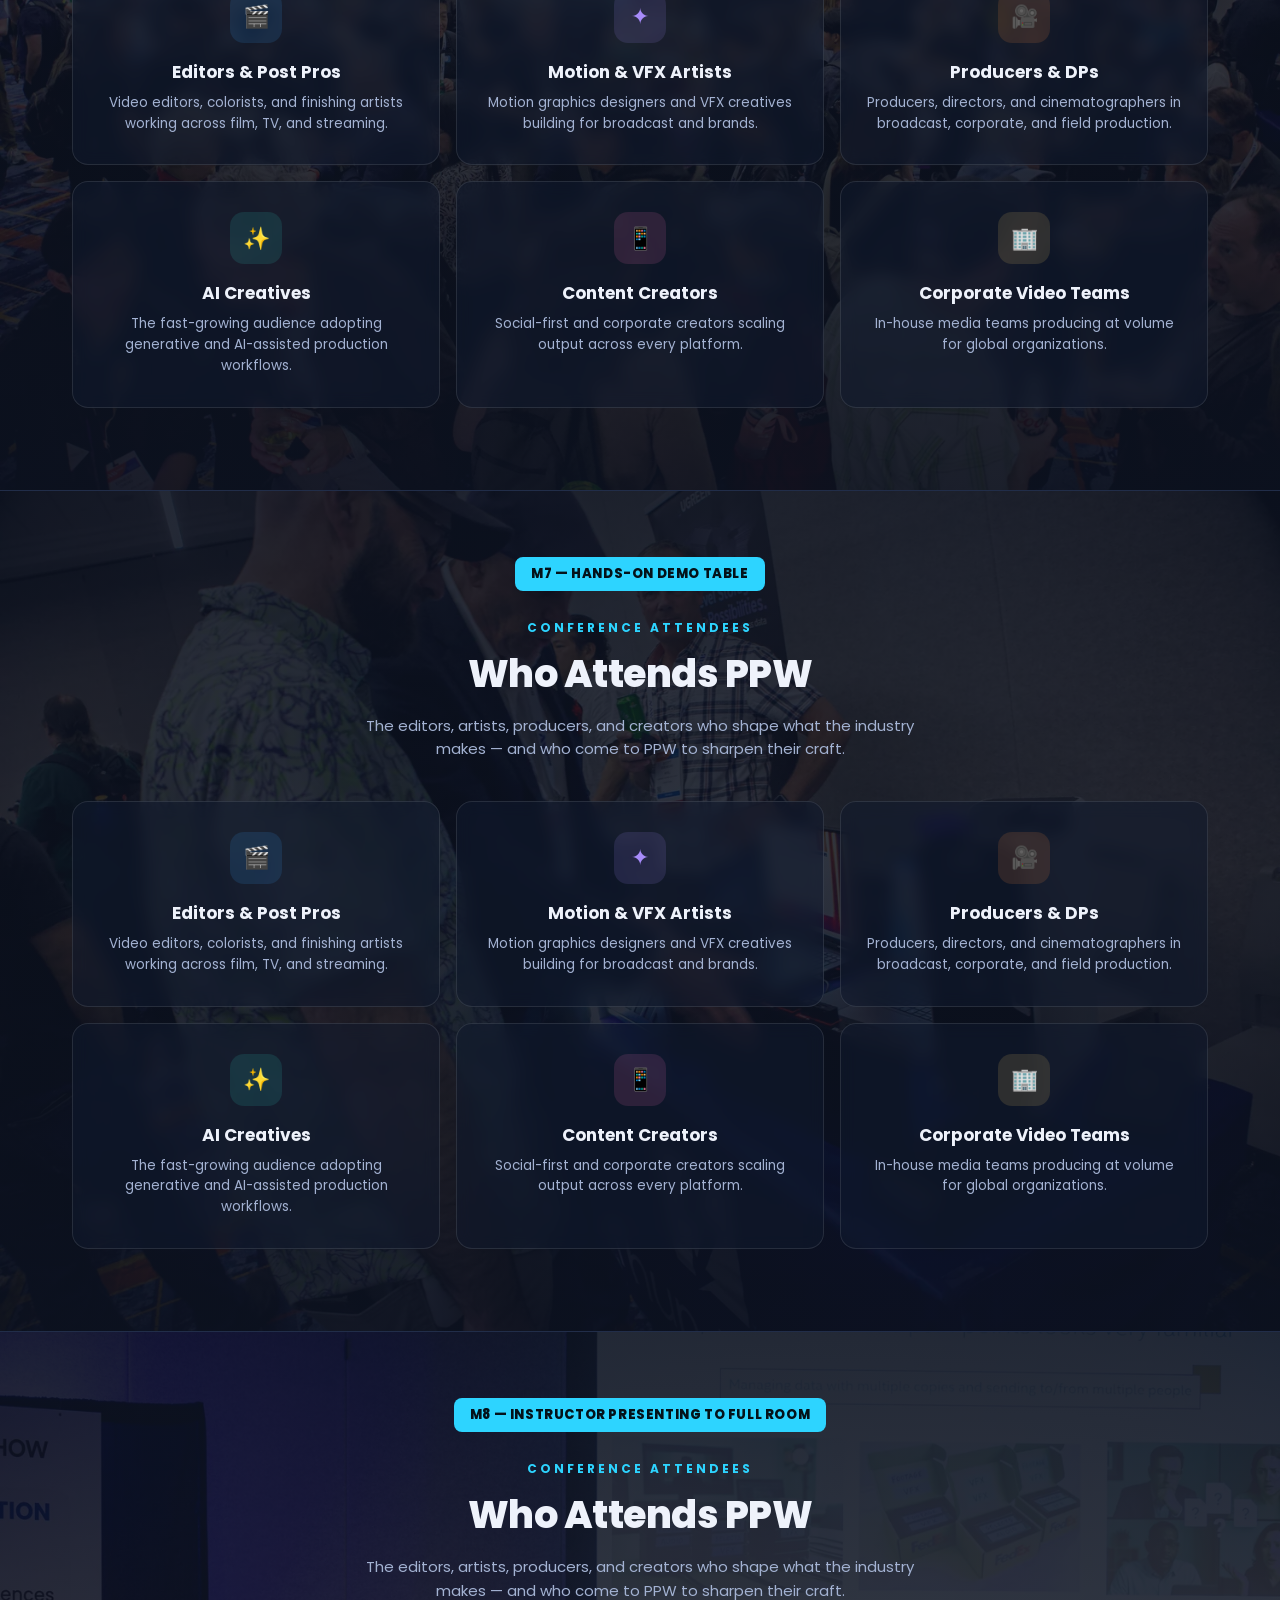
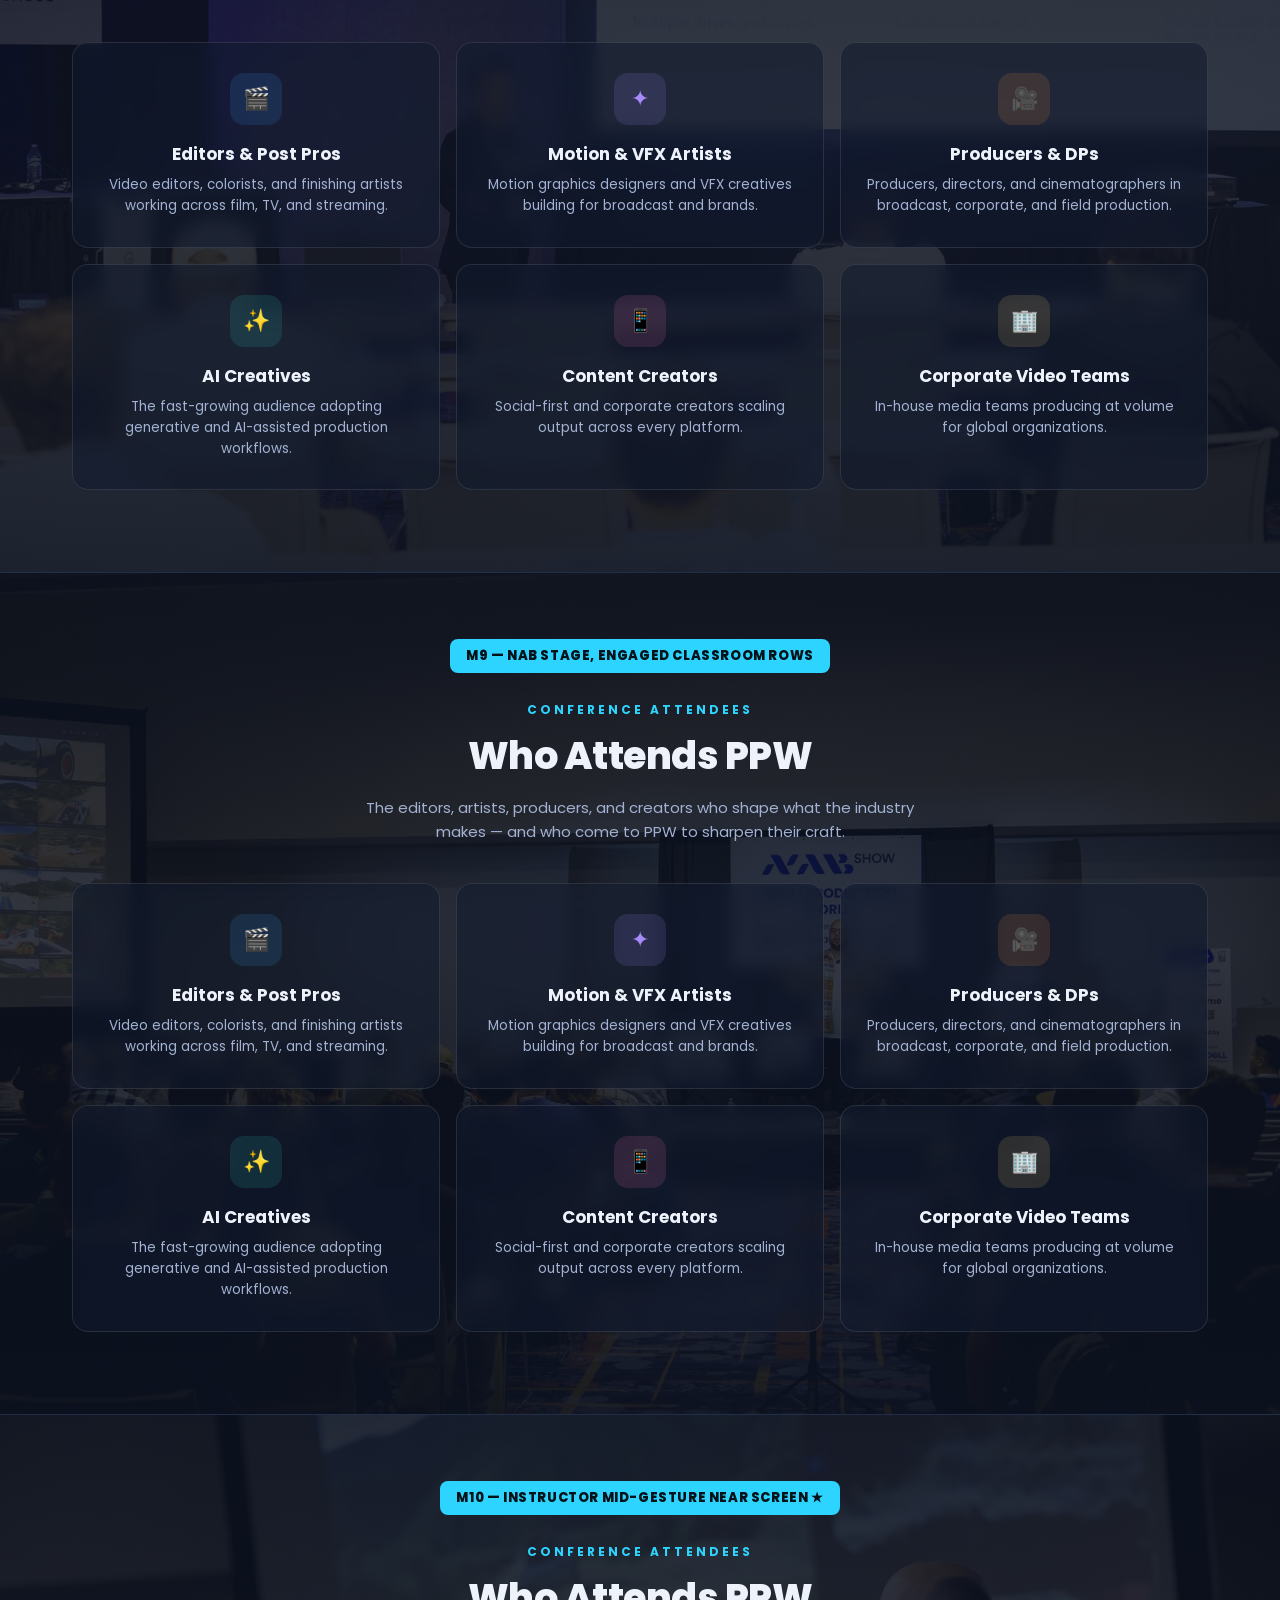
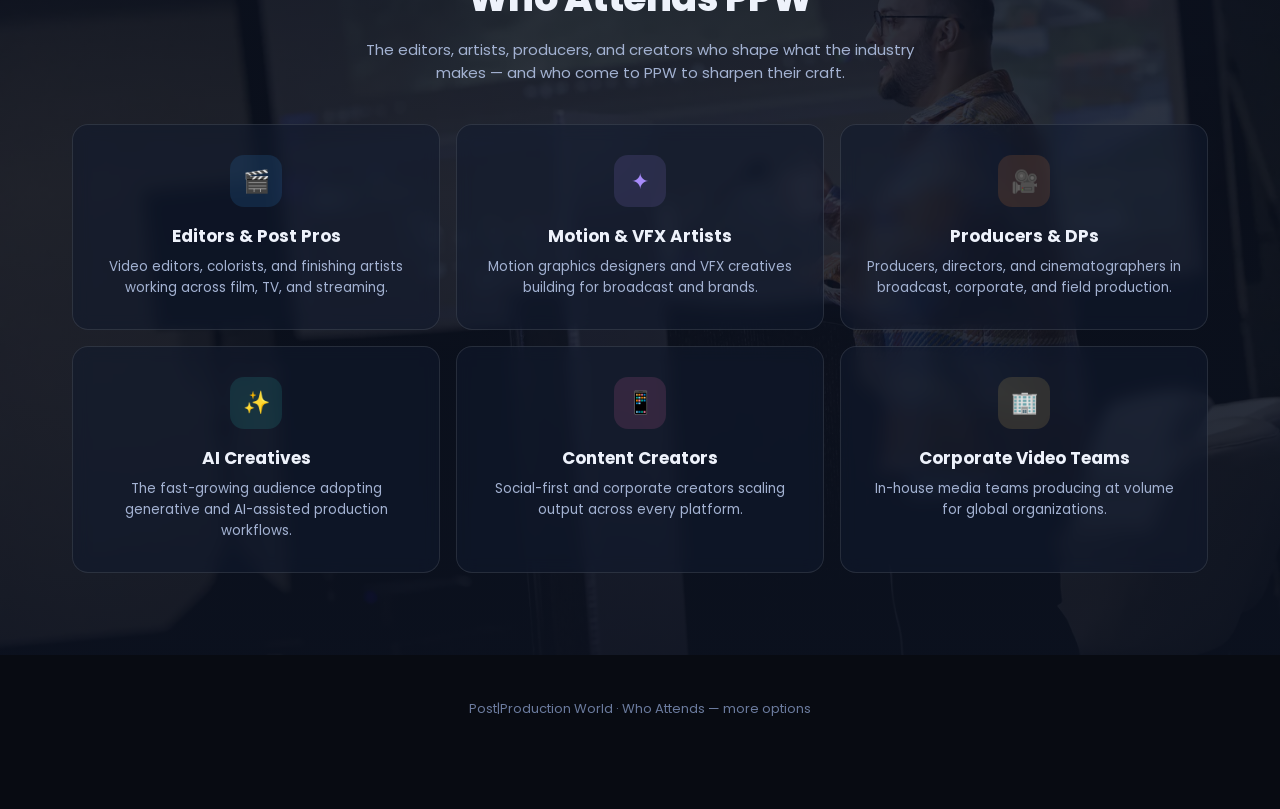
<file: who-attends-options-more.html>
<!DOCTYPE html><html lang="en"><head><meta charset="UTF-8"><meta name="viewport" content="width=device-width, initial-scale=1.0">
<title>Who Attends — 10 more options</title>
<link href="https://fonts.googleapis.com/css2?family=Poppins:wght@400;500;600;700;800&display=swap" rel="stylesheet"><style>
:root{--bg:#080b12;--ink:#eef2fb;--dim:#a3b2d2;--faint:#6b7b9e;--line:#212d49;--cyan:#2dd4ff}
*{box-sizing:border-box}body{margin:0;background:var(--bg);color:var(--ink);font-family:"Poppins",sans-serif}
.head{max-width:1180px;margin:0 auto;padding:44px 22px 10px;text-align:center}
h1{font-size:clamp(23px,3.2vw,30px);font-weight:800;margin:0 0 8px}.head p{color:var(--dim);font-size:14.5px;margin:0 auto 4px;max-width:680px;line-height:1.6}.head .ask{color:var(--cyan);font-weight:600;margin-top:10px}
.nav{position:sticky;top:0;z-index:50;background:rgba(8,11,18,.94);backdrop-filter:blur(10px);border-bottom:1px solid var(--line);padding:11px 18px;display:flex;gap:7px;flex-wrap:wrap;justify-content:center}
.nav a{color:var(--dim);text-decoration:none;font-size:12.5px;font-weight:600;border:1px solid var(--line);border-radius:999px;padding:5px 13px}.nav a:hover{color:var(--cyan);border-color:var(--cyan)}
.opt{position:relative;overflow:hidden;border-top:1px solid var(--line)}
.opt .bg{position:absolute;inset:0;background-size:cover;background-position:center 42%}
.opt .sc{position:absolute;inset:0;background:linear-gradient(180deg,rgba(12,18,32,.90),rgba(12,18,32,.84) 45%,rgba(12,18,32,.93))}
.opt .inner{position:relative;max-width:1180px;margin:0 auto;padding:66px 22px 82px}
.tag{display:inline-block;background:var(--cyan);color:#04121a;font-weight:800;font-size:13px;letter-spacing:.6px;text-transform:uppercase;padding:7px 16px;border-radius:8px;margin-bottom:28px}
.kick{color:var(--cyan);font-size:12px;letter-spacing:3px;text-transform:uppercase;font-weight:700;text-align:center}
.ttl{font-size:clamp(26px,4vw,38px);font-weight:800;text-align:center;margin:8px 0 12px;letter-spacing:-.5px}
.sub{color:var(--dim);text-align:center;max-width:600px;margin:0 auto 40px;font-size:15px;line-height:1.55}
.grid{display:grid;grid-template-columns:repeat(3,1fr);gap:16px}@media(max-width:900px){.grid{grid-template-columns:1fr}}
.card{background:rgba(18,27,47,.55);backdrop-filter:blur(8px);border:1px solid rgba(255,255,255,.1);border-radius:16px;padding:30px 24px;text-align:center;display:flex;flex-direction:column;align-items:center}
.ibox{width:52px;height:52px;border-radius:14px;display:flex;align-items:center;justify-content:center;margin-bottom:16px;font-size:22px}
.card h4{margin:0 0 8px;font-size:17px;font-weight:700}.card p{margin:0;color:var(--dim);font-size:13.5px;line-height:1.55}
.foot{max-width:1180px;margin:0 auto;padding:44px 22px 90px;color:var(--faint);font-size:13px;text-align:center}</style></head><body>
<div class="head"><h1>"Who Attends" — 10 more options</h1>
<p>A fresh set from your full Pixieset gallery. <b>★</b> marks the engaged-instructor-near-the-screen shots you asked for (M4, M5, M10).</p>
<p class="ask">Reply with the number(s) you like — you can keep the earlier A/B/C too.</p></div>
<div class="nav" id="nav"></div><div id="out"></div>
<div class="foot">Post&#124;Production World &middot; Who Attends &mdash; more options</div>
<script>
var opts=[["M1", "Instructor at screen, purple stage"], ["M2", "Engaged audience, close-up rows"], ["M3", "Instructor at podium + NAB banner"], ["M4", "Instructor gesturing near the screen \u2605"], ["M5", "Animated speaker on stage + audience"], ["M6", "Massive packed room"], ["M7", "Hands-on demo table"], ["M8", "Instructor presenting to full room"], ["M9", "NAB stage, engaged classroom rows"], ["M10", "Instructor mid-gesture near screen \u2605"]];
var cards=[['🎬','#3aa6ff','Editors & Post Pros','Video editors, colorists, and finishing artists working across film, TV, and streaming.'],['✦','#a78bfa','Motion & VFX Artists','Motion graphics designers and VFX creatives building for broadcast and brands.'],['🎥','#fb923c','Producers & DPs','Producers, directors, and cinematographers in broadcast, corporate, and field production.'],['✨','#2dd4bf','AI Creatives','The fast-growing audience adopting generative and AI-assisted production workflows.'],['📱','#f472b6','Content Creators','Social-first and corporate creators scaling output across every platform.'],['🏢','#f6cf6a','Corporate Video Teams','In-house media teams producing at volume for global organizations.']];
var nav='',out='';
opts.forEach(function(o,i){var n=i+1;nav+='<a href="#'+o[0]+'">'+o[0]+'</a>';var c='';cards.forEach(function(k){c+='<div class="card"><div class="ibox" style="background:'+k[1]+'22;color:'+k[1]+'">'+k[0]+'</div><h4>'+k[2]+'</h4><p>'+k[3]+'</p></div>';});
out+='<section class="opt" id="'+o[0]+'"><div class="bg" style="background-image:url(ppw-assets/who-more/m'+n+'.webp)"></div><div class="sc"></div><div class="inner"><div style="text-align:center"><span class="tag">'+o[0]+' &mdash; '+o[1]+'</span></div><div class="kick">Conference attendees</div><div class="ttl">Who Attends PPW</div><p class="sub">The editors, artists, producers, and creators who shape what the industry makes &mdash; and who come to PPW to sharpen their craft.</p><div class="grid">'+c+'</div></div></section>';});
document.getElementById('nav').innerHTML=nav;document.getElementById('out').innerHTML=out;
</script></body></html>
</file>
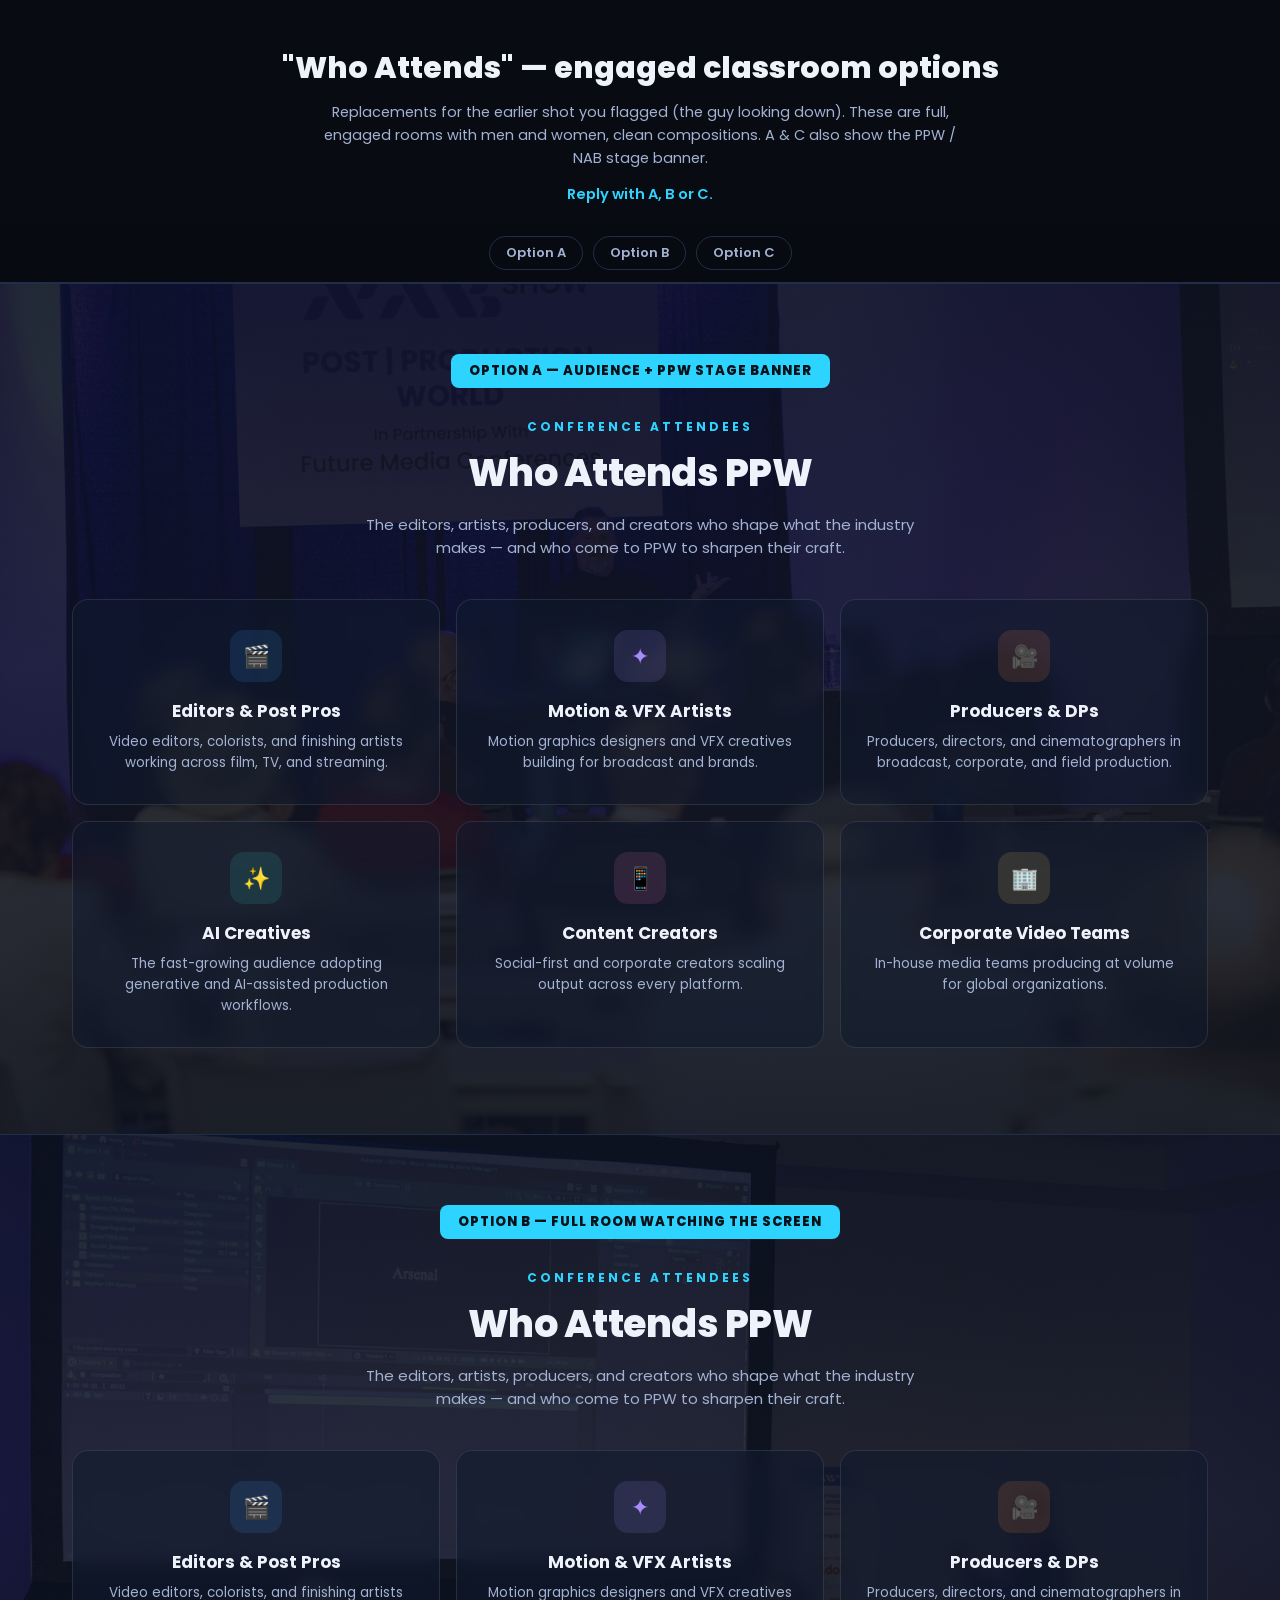
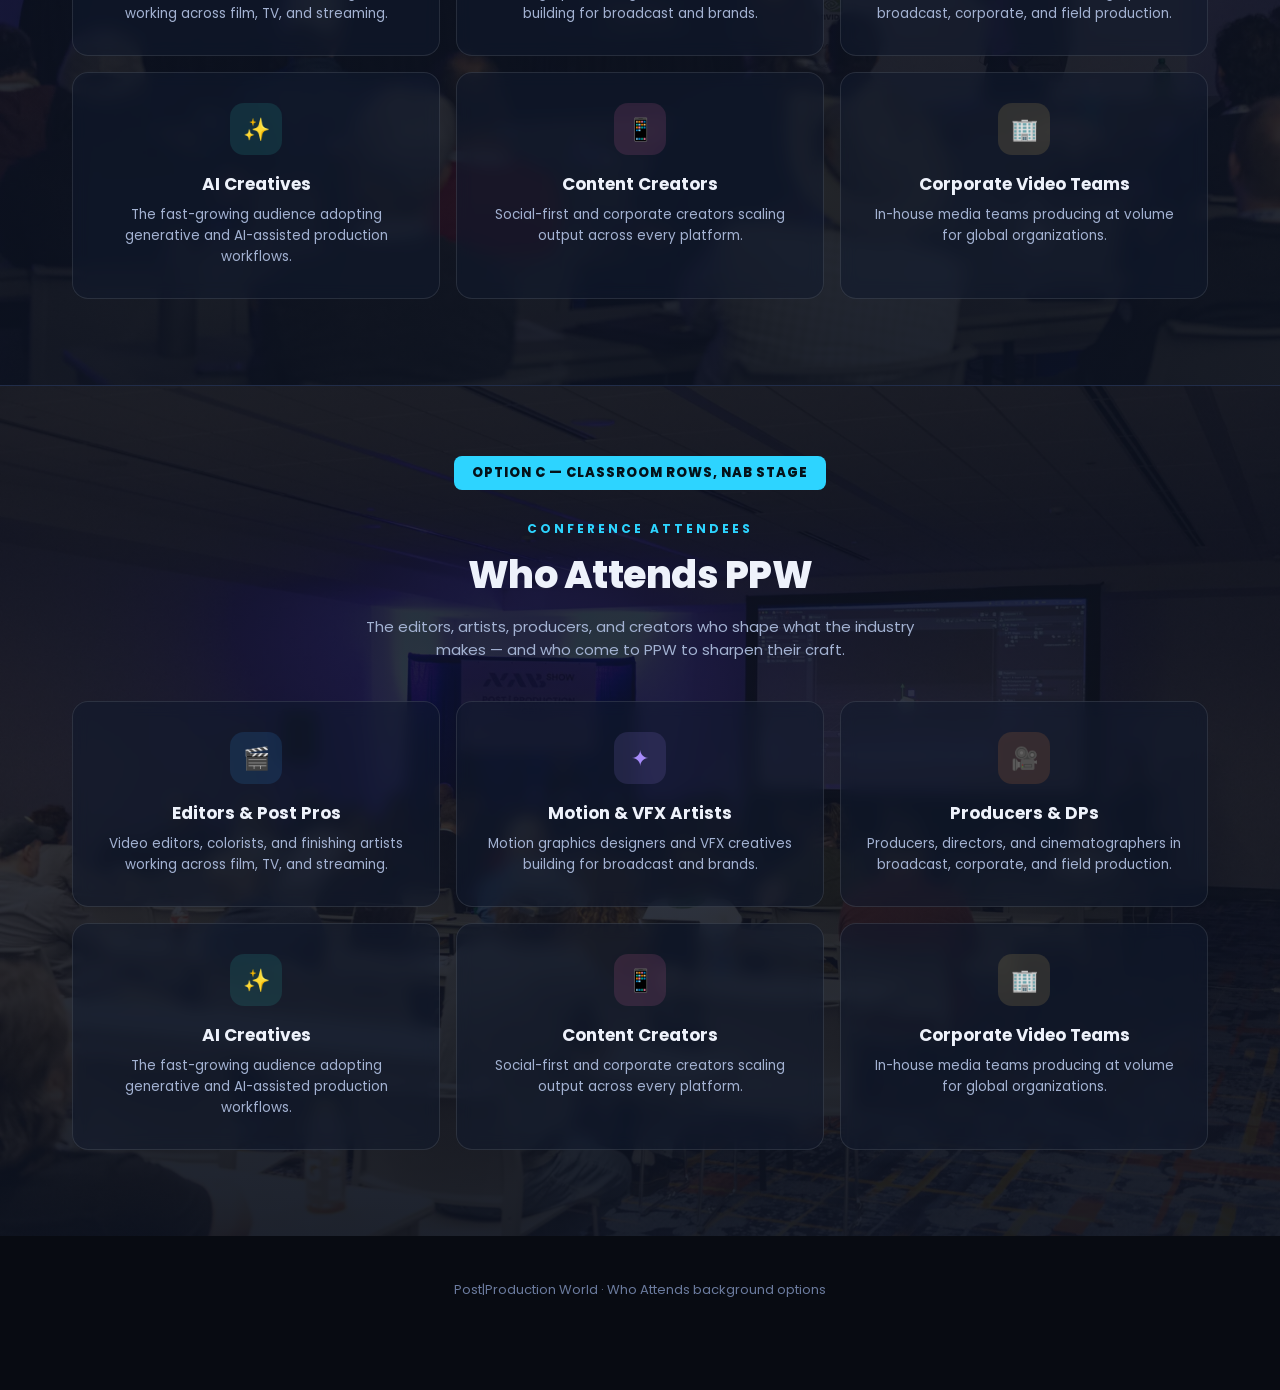
<file: who-attends-options-v2.html>
<!DOCTYPE html><html lang="en"><head><meta charset="UTF-8"><meta name="viewport" content="width=device-width, initial-scale=1.0">
<title>Who Attends — engaged classroom options</title>
<link href="https://fonts.googleapis.com/css2?family=Poppins:wght@400;500;600;700;800&display=swap" rel="stylesheet"><style>
:root{--bg:#080b12;--ink:#eef2fb;--dim:#a3b2d2;--faint:#6b7b9e;--line:#212d49;--cyan:#2dd4ff}
*{box-sizing:border-box}body{margin:0;background:var(--bg);color:var(--ink);font-family:"Poppins",sans-serif}
.head{max-width:1180px;margin:0 auto;padding:46px 22px 12px;text-align:center}
h1{font-size:clamp(23px,3.2vw,30px);font-weight:800;margin:0 0 10px}
.head p{color:var(--dim);font-size:14.5px;margin:0 auto 6px;max-width:660px;line-height:1.6}.head .ask{color:var(--cyan);font-weight:600;margin-top:12px}
.nav{position:sticky;top:0;z-index:50;background:rgba(8,11,18,.94);backdrop-filter:blur(10px);border-bottom:1px solid var(--line);padding:12px 22px;display:flex;gap:10px;justify-content:center}
.nav a{color:var(--dim);text-decoration:none;font-size:13px;font-weight:600;border:1px solid var(--line);border-radius:999px;padding:6px 16px}.nav a:hover{color:var(--cyan);border-color:var(--cyan)}
.opt{position:relative;overflow:hidden;border-top:1px solid var(--line)}
.opt .bg{position:absolute;inset:0;background-size:cover;background-position:center 42%}
.opt .sc{position:absolute;inset:0;background:linear-gradient(180deg,rgba(12,18,32,.90),rgba(12,18,32,.84) 45%,rgba(12,18,32,.93))}
.opt .inner{position:relative;max-width:1180px;margin:0 auto;padding:70px 22px 86px}
.tag{display:inline-block;background:var(--cyan);color:#04121a;font-weight:800;font-size:13px;letter-spacing:1px;text-transform:uppercase;padding:7px 18px;border-radius:8px;margin-bottom:30px}
.kick{color:var(--cyan);font-size:12px;letter-spacing:3px;text-transform:uppercase;font-weight:700;text-align:center}
.ttl{font-size:clamp(26px,4vw,38px);font-weight:800;text-align:center;margin:8px 0 12px;letter-spacing:-.5px}
.sub{color:var(--dim);text-align:center;max-width:600px;margin:0 auto 40px;font-size:15px;line-height:1.55}
.grid{display:grid;grid-template-columns:repeat(3,1fr);gap:16px}@media(max-width:900px){.grid{grid-template-columns:1fr}}
.card{background:rgba(18,27,47,.55);backdrop-filter:blur(8px);border:1px solid rgba(255,255,255,.1);border-radius:16px;padding:30px 24px;text-align:center;display:flex;flex-direction:column;align-items:center}
.ibox{width:52px;height:52px;border-radius:14px;display:flex;align-items:center;justify-content:center;margin-bottom:16px;font-size:22px}
.card h4{margin:0 0 8px;font-size:17px;font-weight:700}.card p{margin:0;color:var(--dim);font-size:13.5px;line-height:1.55}
.foot{max-width:1180px;margin:0 auto;padding:44px 22px 90px;color:var(--faint);font-size:13px;text-align:center}</style></head><body>
<div class="head"><h1>"Who Attends" — engaged classroom options</h1>
<p>Replacements for the earlier shot you flagged (the guy looking down). These are full, engaged rooms with men and women, clean compositions. A &amp; C also show the PPW / NAB stage banner.</p>
<p class="ask">Reply with A, B or C.</p></div>
<div class="nav"><a href="#A">Option A</a><a href="#B">Option B</a><a href="#C">Option C</a></div><div id="out"></div>
<div class="foot">Post&#124;Production World &middot; Who Attends background options</div>
<script>
var opts=[['A','wa-A','Audience + PPW stage banner'],['B','wa-B','Full room watching the screen'],['C','wa-C','Classroom rows, NAB stage']];
var cards=[['🎬','#3aa6ff','Editors & Post Pros','Video editors, colorists, and finishing artists working across film, TV, and streaming.'],['✦','#a78bfa','Motion & VFX Artists','Motion graphics designers and VFX creatives building for broadcast and brands.'],['🎥','#fb923c','Producers & DPs','Producers, directors, and cinematographers in broadcast, corporate, and field production.'],['✨','#2dd4bf','AI Creatives','The fast-growing audience adopting generative and AI-assisted production workflows.'],['📱','#f472b6','Content Creators','Social-first and corporate creators scaling output across every platform.'],['🏢','#f6cf6a','Corporate Video Teams','In-house media teams producing at volume for global organizations.']];
var out='';opts.forEach(function(o){var c='';cards.forEach(function(k){c+='<div class="card"><div class="ibox" style="background:'+k[1]+'22;color:'+k[1]+'">'+k[0]+'</div><h4>'+k[2]+'</h4><p>'+k[3]+'</p></div>';});
out+='<section class="opt" id="'+o[0]+'"><div class="bg" style="background-image:url(ppw-assets/who-options/'+o[1]+'.webp)"></div><div class="sc"></div><div class="inner"><div style="text-align:center"><span class="tag">Option '+o[0]+' &mdash; '+o[2]+'</span></div><div class="kick">Conference attendees</div><div class="ttl">Who Attends PPW</div><p class="sub">The editors, artists, producers, and creators who shape what the industry makes &mdash; and who come to PPW to sharpen their craft.</p><div class="grid">'+c+'</div></div></section>';});
document.getElementById('out').innerHTML=out;
</script></body></html>
</file>
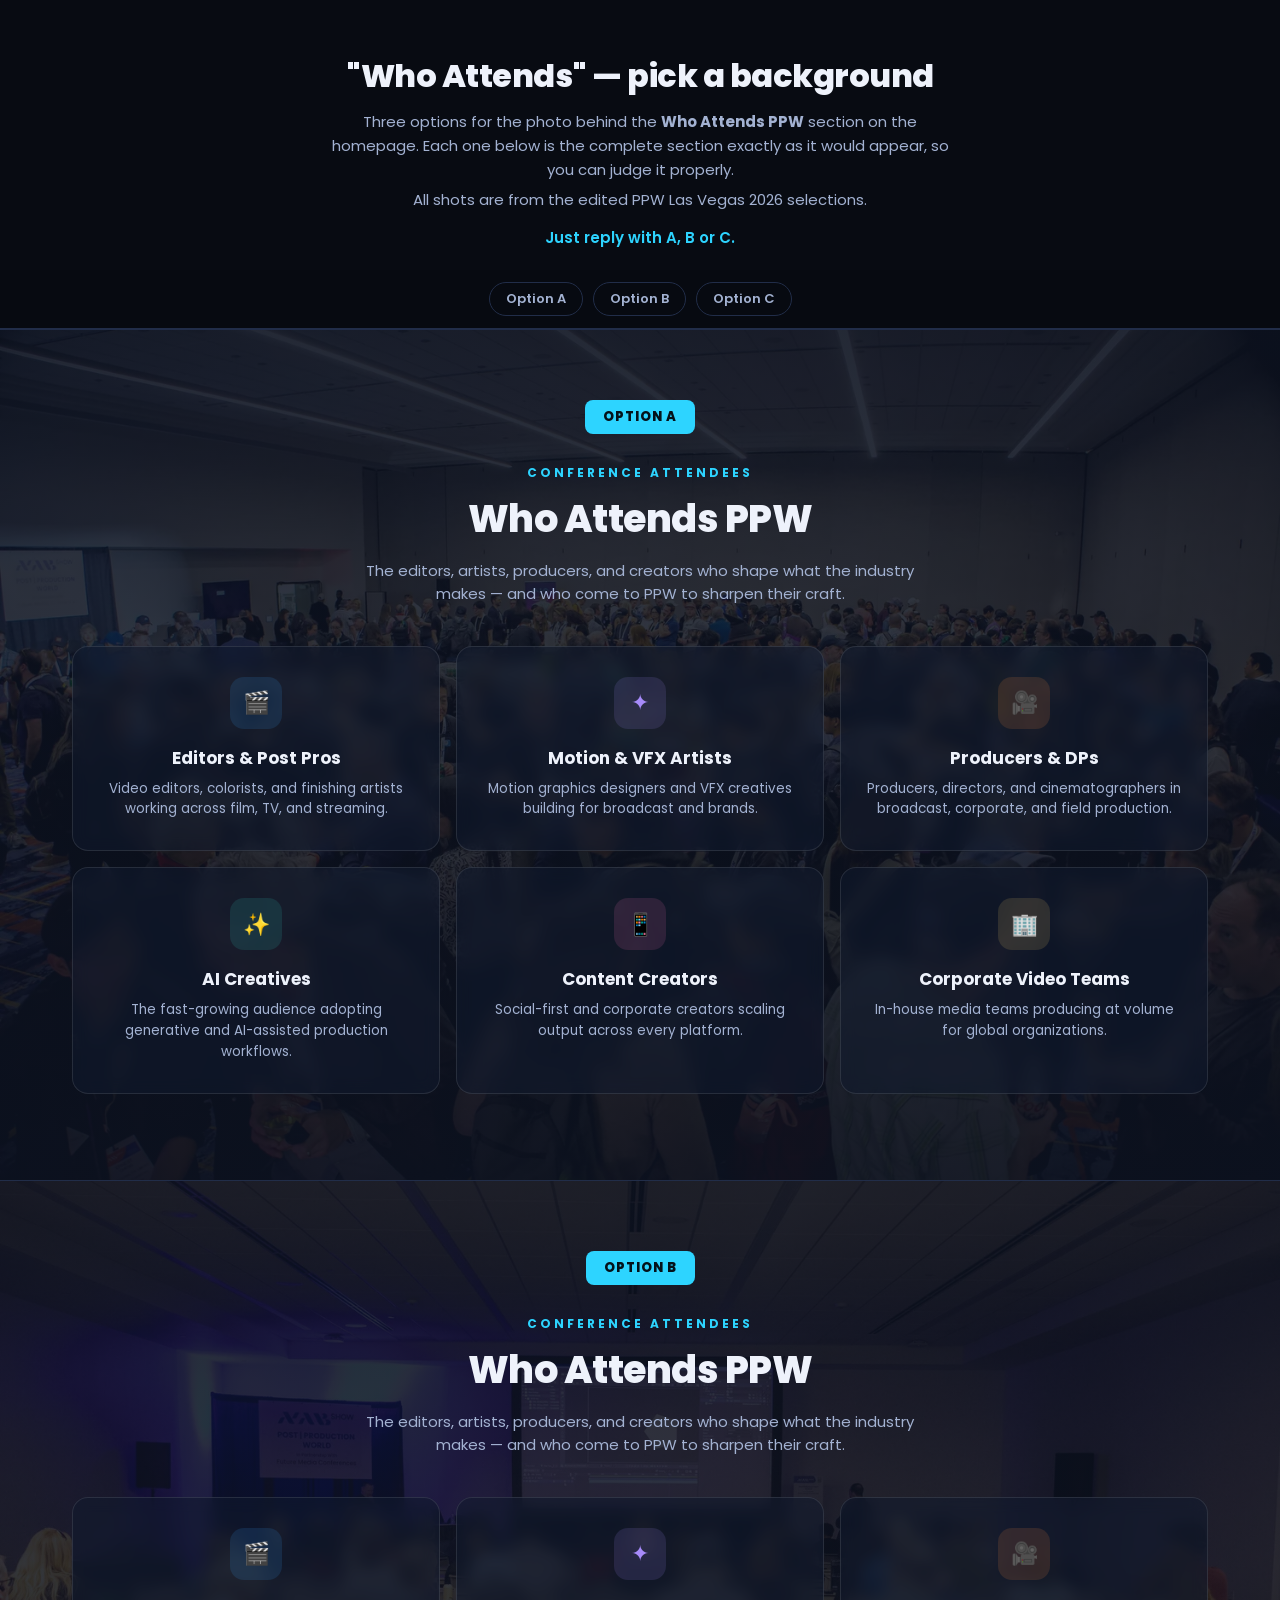
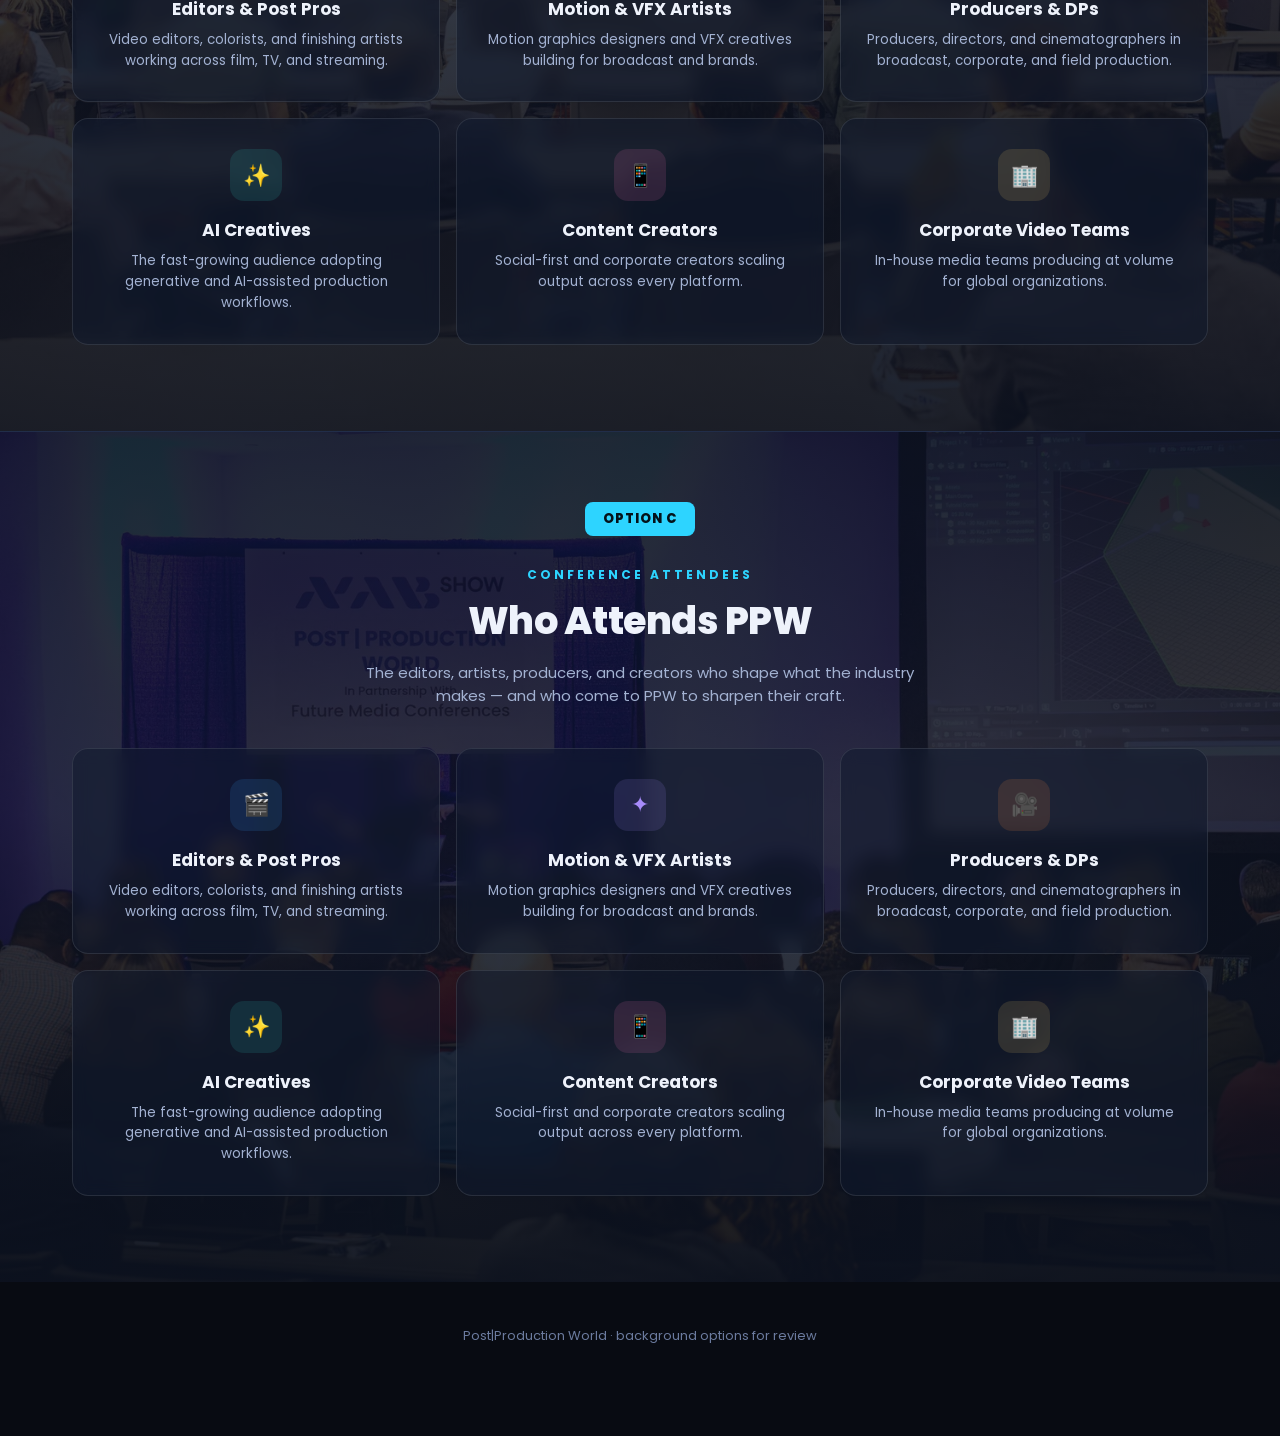
<file: who-attends-options.html>
<!DOCTYPE html>
<html lang="en">
<head>
<meta charset="UTF-8">
<meta name="viewport" content="width=device-width, initial-scale=1.0">
<title>PPW — "Who Attends" background: 3 options</title>
<link href="https://fonts.googleapis.com/css2?family=Poppins:wght@400;500;600;700;800&display=swap" rel="stylesheet">
<style>
  :root{--bg:#080b12;--ink:#eef2fb;--dim:#a3b2d2;--faint:#6b7b9e;--line:#212d49;--cyan:#2dd4ff}
  *{box-sizing:border-box}
  body{margin:0;background:var(--bg);color:var(--ink);font-family:"Poppins",sans-serif}
  .head{max-width:1180px;margin:0 auto;padding:52px 22px 14px;text-align:center}
  h1{font-size:clamp(24px,3.4vw,32px);font-weight:800;margin:0 0 10px;letter-spacing:-.5px}
  .head p{color:var(--dim);font-size:15px;margin:0 auto 6px;max-width:640px;line-height:1.6}
  .head .ask{color:var(--cyan);font-weight:600;margin-top:14px}
  .nav{position:sticky;top:0;z-index:50;background:rgba(8,11,18,.94);backdrop-filter:blur(10px);border-bottom:1px solid var(--line);padding:12px 22px;display:flex;gap:10px;justify-content:center}
  .nav a{color:var(--dim);text-decoration:none;font-size:13px;font-weight:600;border:1px solid var(--line);border-radius:999px;padding:6px 16px}
  .nav a:hover{color:var(--cyan);border-color:var(--cyan)}
  .opt{position:relative;overflow:hidden;border-top:1px solid var(--line)}
  .opt .bg{position:absolute;inset:0;background-size:cover;background-position:center 45%}
  .opt .scrim{position:absolute;inset:0;background:linear-gradient(180deg,rgba(12,18,32,.90),rgba(12,18,32,.84) 45%,rgba(12,18,32,.93))}
  .opt .inner{position:relative;max-width:1180px;margin:0 auto;padding:70px 22px 86px}
  .tag{display:inline-block;background:var(--cyan);color:#04121a;font-weight:800;font-size:13px;letter-spacing:1px;text-transform:uppercase;padding:7px 18px;border-radius:8px;margin-bottom:30px}
  .kick{color:var(--cyan);font-size:12px;letter-spacing:3px;text-transform:uppercase;font-weight:700;text-align:center}
  .ttl{font-size:clamp(26px,4vw,38px);font-weight:800;text-align:center;margin:8px 0 12px;letter-spacing:-.5px}
  .sub{color:var(--dim);text-align:center;max-width:600px;margin:0 auto 40px;font-size:15px;line-height:1.55}
  .grid{display:grid;grid-template-columns:repeat(3,1fr);gap:16px}
  @media(max-width:900px){.grid{grid-template-columns:1fr}}
  .card{background:rgba(18,27,47,.55);backdrop-filter:blur(8px);border:1px solid rgba(255,255,255,.1);border-radius:16px;padding:30px 24px;text-align:center;display:flex;flex-direction:column;align-items:center}
  .ibox{width:52px;height:52px;border-radius:14px;display:flex;align-items:center;justify-content:center;margin-bottom:16px;font-size:22px}
  .card h4{margin:0 0 8px;font-size:17px;font-weight:700}
  .card p{margin:0;color:var(--dim);font-size:13.5px;line-height:1.55}
  .foot{max-width:1180px;margin:0 auto;padding:44px 22px 90px;color:var(--faint);font-size:13px;text-align:center}
</style>
</head>
<body>
<div class="head">
  <h1>"Who Attends" — pick a background</h1>
  <p>Three options for the photo behind the <strong>Who Attends PPW</strong> section on the homepage. Each one below is the complete section exactly as it would appear, so you can judge it properly.</p>
  <p>All shots are from the edited PPW Las Vegas 2026 selections.</p>
  <p class="ask">Just reply with A, B or C.</p>
</div>
<div class="nav"><a href="#A">Option A</a><a href="#B">Option B</a><a href="#C">Option C</a></div>
<div id="out"></div>
<div class="foot">Post&#124;Production World &middot; background options for review</div>
<script>
var opts=[['A',5,'Full room, standing'],['B',8,'Classroom rows, wide'],['C',10,'Audience &amp; stage']];
var cards=[
 ['🎬','#3aa6ff','Editors &amp; Post Pros','Video editors, colorists, and finishing artists working across film, TV, and streaming.'],
 ['✦','#a78bfa','Motion &amp; VFX Artists','Motion graphics designers and VFX creatives building for broadcast and brands.'],
 ['🎥','#fb923c','Producers &amp; DPs','Producers, directors, and cinematographers in broadcast, corporate, and field production.'],
 ['✨','#2dd4bf','AI Creatives','The fast-growing audience adopting generative and AI-assisted production workflows.'],
 ['📱','#f472b6','Content Creators','Social-first and corporate creators scaling output across every platform.'],
 ['🏢','#f6cf6a','Corporate Video Teams','In-house media teams producing at volume for global organizations.']
];
var out='';
opts.forEach(function(o){
  var c='';
  cards.forEach(function(k){c+='<div class="card"><div class="ibox" style="background:'+k[1]+'22;color:'+k[1]+'">'+k[0]+'</div><h4>'+k[2]+'</h4><p>'+k[3]+'</p></div>';});
  out+='<section class="opt" id="'+o[0]+'"><div class="bg" style="background-image:url(ppw-assets/who-options/opt-'+o[1]+'.webp)"></div><div class="scrim"></div>'
   +'<div class="inner"><div style="text-align:center"><span class="tag">Option '+o[0]+'</span></div>'
   +'<div class="kick">Conference attendees</div><div class="ttl">Who Attends PPW</div>'
   +'<p class="sub">The editors, artists, producers, and creators who shape what the industry makes &mdash; and who come to PPW to sharpen their craft.</p>'
   +'<div class="grid">'+c+'</div></div></section>';
});
document.getElementById('out').innerHTML=out;
</script>
</body>
</html>
</file>
<file: ppw-assets/site.css>
/* ===== P|PW shared design system ===== */
:root{
  --bg:#080b12; --bg-2:#0e1422; --panel:#121b2e; --panel-2:#172138;
  --line:#212d49; --line-2:#2c3a5c; --ink:#eef2fb; --ink-dim:#a3b2d2; --ink-faint:#6b7b9e;
  --accent:#3b82f6; --accent-2:#2dd4ff;
  --grad:linear-gradient(180deg,#4f7df9,#2f5fe0);
  --radius:18px; --maxw:1200px; --shadow:0 24px 60px rgba(0,0,0,.45);
}
*{box-sizing:border-box}
html{-webkit-text-size-adjust:100%;scroll-behavior:smooth}
body{margin:0;color:var(--ink);line-height:1.55;-webkit-font-smoothing:antialiased;font-size:16px;
  font-family:"Satoshi","Inter",-apple-system,BlinkMacSystemFont,"Segoe UI",Roboto,sans-serif;
  background:
    radial-gradient(1100px 720px at 86% -6%, rgba(124,58,237,.24), transparent 60%),
    radial-gradient(1000px 640px at -12% 6%, rgba(45,130,246,.20), transparent 58%),
    radial-gradient(1200px 900px at 50% 112%, rgba(109,40,217,.20), transparent 62%),
    var(--bg);
  background-attachment:fixed;}
a{color:inherit}
.wrap{max-width:var(--maxw);margin:0 auto;padding:0 24px}
h1,h2,h3{font-family:"Satoshi","Inter",sans-serif;text-wrap:balance;margin:0}
p,.sec-desc,.hero-sub,.desc{text-wrap:pretty}
.ic{width:1em;height:1em;display:inline-block;fill:none;stroke:currentColor;stroke-width:2;stroke-linecap:round;stroke-linejoin:round;flex:none}

.proto-banner{background:linear-gradient(90deg,#19233c,#141d33);border-bottom:1px solid var(--line);
  font-size:12.5px;color:var(--ink-dim);text-align:center;padding:8px 16px;letter-spacing:.2px}
.proto-banner b{color:var(--ink)}

/* nav */
header.nav{position:sticky;top:0;z-index:60;background:rgba(8,11,18,.8);backdrop-filter:blur(16px) saturate(1.2);border-bottom:1px solid var(--line)}
.nav-inner{display:flex;align-items:center;gap:22px;height:86px;max-width:var(--maxw);margin:0 auto;padding:0 24px}
.nav-logo{height:46px;width:auto;display:block}
.nav-links{display:flex;gap:40px;margin-left:auto;align-items:center;font-size:14.5px}
.nav-links a{text-decoration:none;color:var(--ink-dim);font-weight:500;transition:color .15s}
.nav-links a:hover,.nav-links a.active{color:var(--ink)}
.dd{position:relative;display:flex;align-items:center}
.dd-btn{display:inline-flex;align-items:center;gap:6px;background:none;border:0;color:var(--ink-dim);font:inherit;font-size:14.5px;font-weight:500;cursor:pointer;padding:0}
.dd-btn .ic{width:15px;height:15px;transition:transform .2s}
.dd:hover .dd-btn,.dd:focus-within .dd-btn{color:var(--ink)}
.dd:hover .dd-btn .ic{transform:rotate(180deg)}
.dd-menu{position:absolute;top:calc(100% + 18px);left:50%;transform:translateX(-50%) translateY(8px);
  min-width:292px;background:var(--panel-2);border:1px solid var(--line-2);border-radius:16px;padding:8px;
  opacity:0;visibility:hidden;transition:.18s ease;box-shadow:var(--shadow);z-index:70}
.dd:hover .dd-menu,.dd:focus-within .dd-menu{opacity:1;visibility:visible;transform:translateX(-50%) translateY(0)}
.dd-menu::before{content:"";position:absolute;top:-18px;left:0;right:0;height:18px}
.dd-menu a{display:flex;align-items:center;justify-content:space-between;gap:18px;padding:12px 14px;border-radius:11px;text-decoration:none}
.dd-menu a:hover{background:rgba(255,255,255,.05)}
.dd-menu .lft{display:flex;align-items:center;gap:11px}
.dd-menu .ic{width:16px;height:16px;color:var(--accent-2)}
.dd-menu .c{font-weight:700;font-size:14px;color:var(--ink)}
.dd-menu .d{font-size:12.5px;color:var(--ink-faint);white-space:nowrap}
.dd-menu .all{justify-content:center;color:var(--accent-2);font-weight:700;font-size:13px;margin-top:2px;border-top:1px solid var(--line);border-radius:0 0 11px 11px}
.btn{display:inline-flex;align-items:center;gap:7px;background:var(--grad);color:#fff;text-decoration:none;font-weight:700;font-size:14px;
  padding:13px 22px;border-radius:999px;box-shadow:0 8px 20px rgba(47,95,224,.32),inset 0 1px 0 rgba(255,255,255,.32);white-space:nowrap;transition:transform .15s,box-shadow .15s}
.btn:hover{transform:translateY(-1px);box-shadow:0 11px 26px rgba(47,95,224,.42),inset 0 1px 0 rgba(255,255,255,.32)}
.btn .ic{width:16px;height:16px}
.btn.ghost{background:transparent;box-shadow:none;border:1.5px solid var(--line-2);color:var(--ink)}
.btn.ghost:hover{background:rgba(255,255,255,.05);box-shadow:none}
header.nav .btn{padding:10px 18px;font-size:13.5px;margin-left:10px}
@media(max-width:900px){.nav-links{display:none}}

/* hero (skyline) */
.hero{position:relative;overflow:hidden;min-height:92vh;display:flex;align-items:flex-end;padding:0 0 56px;text-align:center}
.hero-bg{position:absolute;inset:0;z-index:0;background-size:cover;background-position:center 40%;opacity:1}
.hero-scrim{position:absolute;inset:0;z-index:0;background:
  linear-gradient(180deg,rgba(8,11,18,.5) 0%,rgba(8,11,18,.05) 15%,transparent 40%,rgba(8,11,18,.48) 73%,rgba(8,11,18,.95) 97%,var(--bg))}
.hero .wrap{position:relative;z-index:1}
.hero-logo{height:56px;width:auto;margin:0 auto 16px;display:block;filter:drop-shadow(0 10px 34px rgba(0,0,0,.85))}
.eyebrow{display:inline-flex;align-items:center;gap:10px;font-size:14px;letter-spacing:2px;text-transform:uppercase;color:var(--accent-2);font-weight:700;margin-bottom:20px;text-shadow:0 2px 10px rgba(0,0,0,.5)}
.hero-h1{font-size:clamp(38px,6.5vw,68px);font-weight:800;letter-spacing:-1.4px;line-height:1.12;margin:0 auto 18px;max-width:900px;padding-bottom:.12em;
  background:linear-gradient(180deg,#fff,#c7d4ee);-webkit-background-clip:text;background-clip:text;color:transparent}
.hero-h1 .hl{color:var(--accent-2);-webkit-text-fill-color:var(--accent-2)}
.hero-sub{font-size:clamp(17px,2.1vw,18px);color:#e4ebfa;font-weight:500;max-width:680px;margin:0 auto 30px;line-height:1.4;text-shadow:0 2px 16px rgba(0,0,0,.6)}
.hero-meta{display:flex;flex-wrap:wrap;gap:12px;justify-content:center;margin-bottom:28px}
.hero-meta span{display:inline-flex;align-items:center;gap:9px;background:rgba(255,255,255,.08);border:1px solid rgba(255,255,255,.16);border-radius:999px;padding:9px 18px 11px 17px;font-size:14px;font-weight:600;backdrop-filter:blur(6px)}
.hero-meta .ic{width:16px;height:16px;color:var(--accent-2)}
.hero-cta{display:flex;gap:14px;justify-content:center;flex-wrap:wrap}

/* sections */
section.block{padding:106px 0;border-top:1px solid var(--line)}
.sec-head{margin-bottom:26px;max-width:760px}
.sec-head.center{margin-inline:auto;text-align:center}
.sec-kicker{font-size:12px;letter-spacing:2.5px;text-transform:uppercase;color:var(--accent-2);font-weight:700}
.sec-title{font-size:clamp(28px,4vw,42px);margin-top:18px;font-weight:700;letter-spacing:-.8px;line-height:1.24;padding-bottom:.14em}
.sec-desc{color:var(--ink-dim);margin-top:14px;font-size:16.5px;line-height:1.6}
.sec-head.center .sec-desc{max-width:600px;margin-inline:auto;text-wrap:balance}

/* feature cards */
.cards3{display:grid;grid-template-columns:repeat(3,1fr);gap:18px}
@media(max-width:820px){.cards3{grid-template-columns:1fr}}
.fcard{background:linear-gradient(170deg,var(--panel-2),var(--panel));border:1px solid var(--line);border-radius:18px;padding:28px;transition:border-color .18s,transform .18s}
.fcard:hover{border-color:var(--line-2);transform:translateY(-4px)}
.fcard .ibox{width:54px;height:54px;border-radius:15px;display:flex;align-items:center;justify-content:center;background:linear-gradient(160deg,rgba(45,212,255,.22),rgba(59,130,246,.1));border:1px solid var(--line-2);color:var(--accent-2);box-shadow:0 8px 24px rgba(45,130,246,.16)}
.fcard .ibox .ic{width:26px;height:26px;stroke-width:1.8}
.fcard h3{font-size:18px;margin:18px 0 8px;font-weight:600}
.fcard p{margin:0;color:var(--ink-dim);font-size:14.5px;line-height:1.6}

/* collage */
.collage{display:grid;grid-template-columns:repeat(4,1fr);grid-auto-rows:150px;gap:12px}
.collage a{overflow:hidden;border-radius:14px;border:1px solid var(--line);display:block}
.collage img{width:100%;height:100%;object-fit:cover;display:block;transition:transform .35s}
.collage a:hover img{transform:scale(1.05)}
.collage .big{grid-column:span 2;grid-row:span 2}
@media(max-width:700px){.collage{grid-template-columns:repeat(2,1fr);grid-auto-rows:128px}}

/* sponsor wall (white) */
.sponsors-light{background:linear-gradient(180deg,var(--bg-2),var(--bg));border-top:1px solid var(--line)}
.sponsors-light .sec-kicker{color:var(--accent-2)}
.sponsors-light .sec-title{color:var(--ink)}
.tier-label{text-align:center;font-size:12.5px;letter-spacing:2px;text-transform:uppercase;color:#9099ac;font-weight:700;margin:40px 0 22px}
.wall{display:flex;flex-wrap:wrap;align-items:center;justify-content:center;gap:30px 56px;margin-inline:auto}
.wall.plat{max-width:900px} .wall.gold{max-width:430px} .wall.table{max-width:980px} .wall.workshop{max-width:600px} .wall.marketing{max-width:840px}
.tile{display:flex;align-items:center;justify-content:center}
/*LOWER-CHIP*/.wall.table .tile,.wall.workshop .tile,.wall.marketing .tile{background:#fff;border-radius:12px;padding:0 22px;height:62px;box-shadow:0 8px 22px rgba(0,0,0,.28)}
  .tile img{filter:none;opacity:1;width:auto;object-fit:contain}
.wall.plat .tile img{height:46px;max-width:210px}
.wall.gold .tile img{height:42px;max-width:225px}
.wall.table .tile img{height:33px;max-width:160px}
.wall.workshop .tile img{height:39px;max-width:195px}
.wall.marketing .tile img{height:31px;max-width:170px}
@media(max-width:760px){.wall{gap:24px 38px}.wall .tile img{height:30px!important;max-width:130px}}

/* CTA strip */
.cta-strip{position:relative;overflow:hidden;text-align:center;background:linear-gradient(160deg,var(--panel),var(--bg-2));border:1px solid var(--line-2);border-radius:26px;padding:60px 30px}
.cta-strip .glow{position:absolute;inset:0;background:radial-gradient(600px 240px at 50% 0,rgba(124,58,237,.2),transparent 70%)}
.cta-strip h2{position:relative;font-size:clamp(28px,4vw,40px);font-weight:800;letter-spacing:-.6px;margin-bottom:14px}
.cta-strip p{position:relative;color:var(--ink-dim);max-width:580px;margin:0 auto 30px;font-size:16.5px}
.cta-strip .hero-cta{position:relative}

footer{padding:54px 0 64px;border-top:1px solid var(--line);text-align:center}
.foot-logo{height:30px;margin:0 auto 18px;display:block;opacity:.92}
footer .small{color:var(--ink-faint);font-size:13px;line-height:1.6}


  /* ===== premium pass ===== */
  section.block{padding:69px 0;position:relative}
  section.block:not(.sponsors-light):not(#ai)::before{content:"";position:absolute;top:0;left:0;right:0;height:340px;background:radial-gradient(640px 220px at 50% 0,rgba(99,102,241,.1),transparent 72%);pointer-events:none;z-index:0}
  section.block>.wrap{position:relative;z-index:1}
  .sec-title{background:linear-gradient(180deg,#fff,#c9d5ee);-webkit-background-clip:text;background-clip:text;color:transparent}
  .sponsors-light .sec-title{background:none;color:var(--ink);-webkit-text-fill-color:var(--ink)}
  .sponsors-light{clip-path:polygon(0 38px,100% 0,100% 100%,0 100%)}
  .loc{transition:transform .2s,border-color .2s,box-shadow .25s}
  .loc:hover{box-shadow:0 24px 60px rgba(0,0,0,.45),0 0 0 1px rgba(124,58,237,.28),0 18px 50px rgba(124,58,237,.2)}
  .who,.fcard{transition:transform .2s,border-color .2s,box-shadow .25s}
  .who:hover,.fcard:hover{box-shadow:0 22px 50px rgba(0,0,0,.4),0 0 40px rgba(99,102,241,.13)}
  .reveal{opacity:0;transform:translateY(24px);transition:opacity .8s cubic-bezier(.2,.7,.2,1),transform .8s cubic-bezier(.2,.7,.2,1)}
  .reveal.in{opacity:1;transform:none}

/* ===== inner edition: clean skyline banner, content below ===== */
.edition-banner{position:relative;height:clamp(432px,68vh,772px);background-size:cover;background-position:center 36%}
.edition-banner::after{content:"";position:absolute;inset:0;background:linear-gradient(180deg,transparent 0%,transparent 72%,rgba(8,11,18,.42) 88%,rgba(8,11,18,.9) 98%,var(--bg) 100%)}
.edition-intro{text-align:center;padding:34px 0 6px}
.edition-intro .wrap{max-width:760px}
.edition-intro .eyebrow{justify-content:center;margin-bottom:16px;font-size:13px;letter-spacing:2.5px}
.edition-intro .hero-h1{margin:0 auto 16px}
.edition-intro .hero-sub{margin:0 auto 26px}
.edition-intro .hero-meta{justify-content:center;margin-bottom:33px}
.edition-intro .hero-cta{justify-content:center}
@media(max-width:760px){.edition-banner{height:clamp(280px,46vh,420px)}.edition-intro{padding:26px 0 6px}}

.review-strip{background:rgba(245,196,81,.1);border-bottom:1px solid rgba(245,196,81,.34);color:#f3cd72;font-size:12px;text-align:center;padding:7px 16px;letter-spacing:.2px}
.review-strip b{color:#ffe6a6}
.review-flag{max-width:var(--maxw);margin:18px auto 0;padding:10px 16px;font-size:12.5px;line-height:1.5;color:#f3cd72;background:rgba(245,196,81,.07);border:1px dashed rgba(245,196,81,.4);border-radius:10px}
.review-flag b{color:#ffe6a6}

footer{position:relative;overflow:hidden;border-top:1px solid var(--line);padding:0;margin-top:10px}
.foot-glow{position:absolute;inset:0;background:linear-gradient(180deg,transparent,rgba(124,58,237,.16) 55%,rgba(45,130,246,.13));pointer-events:none}
.foot-inner{position:relative;display:grid;grid-template-columns:1fr auto auto;gap:95px;padding:53px 36px 38px;text-align:left}
.foot-ppw{height:68px;width:auto;margin-bottom:13px;display:block}
.foot-brand p{color:#ffffff;font-size:14px;line-height:1.6;max-width:330px;margin:0 0 20px}
.fb-btn{display:inline-flex;align-items:center;gap:10px;background:#1877f2;color:#fff;text-decoration:none;font-weight:700;font-size:14px;padding:11px 18px;border-radius:12px;box-shadow:0 10px 26px rgba(24,119,242,.4);transition:transform .15s}
.fb-btn:hover{transform:translateY(-1px)}
.fb-btn svg{width:18px;height:18px;fill:#fff}
.foot-col h4{font-size:12px;letter-spacing:1.6px;text-transform:uppercase;color:var(--ink-faint);margin:17px 0 16px;font-weight:700}
.foot-col a{display:block;color:var(--ink-dim);text-decoration:none;font-size:14px;padding:6px 0}
.foot-col a:hover{color:var(--ink)}
.foot-bottom{position:relative;display:flex;align-items:center;justify-content:space-between;gap:18px;flex-wrap:wrap;border-top:1px solid var(--line);padding:22px 36px 44px}
.foot-fmc{height:26px;width:auto;opacity:.9;padding-left:9px}
footer .small{color:var(--ink-faint);font-size:12.5px;line-height:1.5}
@media(max-width:760px){.foot-inner{grid-template-columns:1fr 1fr;gap:30px;padding:46px 22px 30px}.foot-brand{grid-column:1/-1}}

.edition-wm{max-width:min(473px,86%);width:100%;height:auto;display:block;margin:0 auto 31px;padding-top:30px;filter:drop-shadow(0 10px 30px rgba(0,0,0,.5))}
.reg-status{display:none}
.reg-status .dot{width:7px;height:7px;border-radius:50%;background:var(--accent-2);box-shadow:0 0 10px var(--accent-2)}
.partner-strip{display:flex;flex-wrap:wrap;align-items:center;justify-content:center;gap:30px clamp(34px,5vw,56px)}
.partner-strip img{width:auto;object-fit:contain;opacity:.92;transition:opacity .2s}
.partner-strip img:hover{opacity:1}
.partner-note{text-align:center;color:var(--ink-faint);font-size:13.5px;margin-top:28px}
.partner-note a{color:var(--accent-2);font-weight:600;text-decoration:none}
.host-mod{display:flex;align-items:center;gap:28px;flex-wrap:wrap;background:linear-gradient(160deg,var(--panel-2),var(--panel));border:1px solid var(--line);border-radius:20px;padding:30px 45px}
.host-logo{height:34px;width:auto;flex:none}
.host-badge{font-family:"Satoshi","Inter",sans-serif;font-weight:800;font-size:18px;color:var(--accent-2);flex:none;border:1px solid var(--line-2);border-radius:12px;padding:12px 16px}
.host-text{flex:1;min-width:260px}
.host-text h3{font-size:19px;margin:0 0 6px;font-weight:800}
.host-text p{margin:0;color:var(--ink-dim);font-size:14.5px;line-height:1.55;text-wrap:balance}
@media(max-width:640px){.host-mod{padding:24px}}


.nav-brand{display:flex;align-items:center;gap:12px;text-decoration:none}
.nb-ppw{height:48px;width:auto;display:block}
.nb-by{font-size:9.5px;letter-spacing:1px;text-transform:uppercase;color:var(--ink-dim);font-weight:600;white-space:nowrap}
.nb-fmc{height:20px;width:auto;display:block}
@media(max-width:600px){.nb-by{display:none}.nb-ppw{height:40px}.nb-fmc{height:17px}}
.fb-link{display:inline-block}.fb-link img{width:328px;max-width:100%;height:auto;display:block;border-radius:8px}
.spon-bridge .sb-text{flex:1 1 440px;max-width:660px}
.spon-bridge p{text-wrap:pretty}

.btn{line-height:1;padding-top:11px;padding-bottom:15px}
header.nav .btn{padding-top:9px;padding-bottom:11px}

.btn .ic{transform:translateY(1.5px)}

.btn{padding-top:10px;padding-bottom:16px}
.btn .ic{transform:translateY(2.5px)}
header.nav .btn{padding-top:8px;padding-bottom:12px}

.btn .bt{display:inline-block;transform:translateY(1px)}

.btn{padding-top:13px;padding-bottom:13px}
header.nav .btn{padding-top:10px;padding-bottom:10px}
.btn .ic{transform:translateY(-0.5px)}
.btn .bt{display:inline-block;transform:translateY(1px)}

.btn .bt{display:inline-block;transform:translateY(-2px)}

.edition-intro .hero-sub{font-weight:300}
.edition-intro{padding-bottom:80px}
.btn .bt{transform:translateY(-1px)}

.dd-menu{min-width:300px}
.dd-menu .c{white-space:nowrap}
.partner-note a{margin-left:7px}

.cta-strip p{text-wrap:balance}

.foot-inner > .foot-col:nth-child(2){transform:translateX(-20px)}

.spon-by{display:flex;align-items:center;justify-content:center;gap:0;margin:-14px auto 30px;color:var(--ink-dim);font-size:14px;font-weight:600;letter-spacing:.02em}
.spon-by img{height:36px;width:auto;margin-left:-9px}

.sec-head.trusted .sec-title{margin-top:24px;font-weight:700;letter-spacing:-.9px}

.reg-btn{padding:12px 21px}
.foot-bottom .small{font-size:11.5px}
</file>
